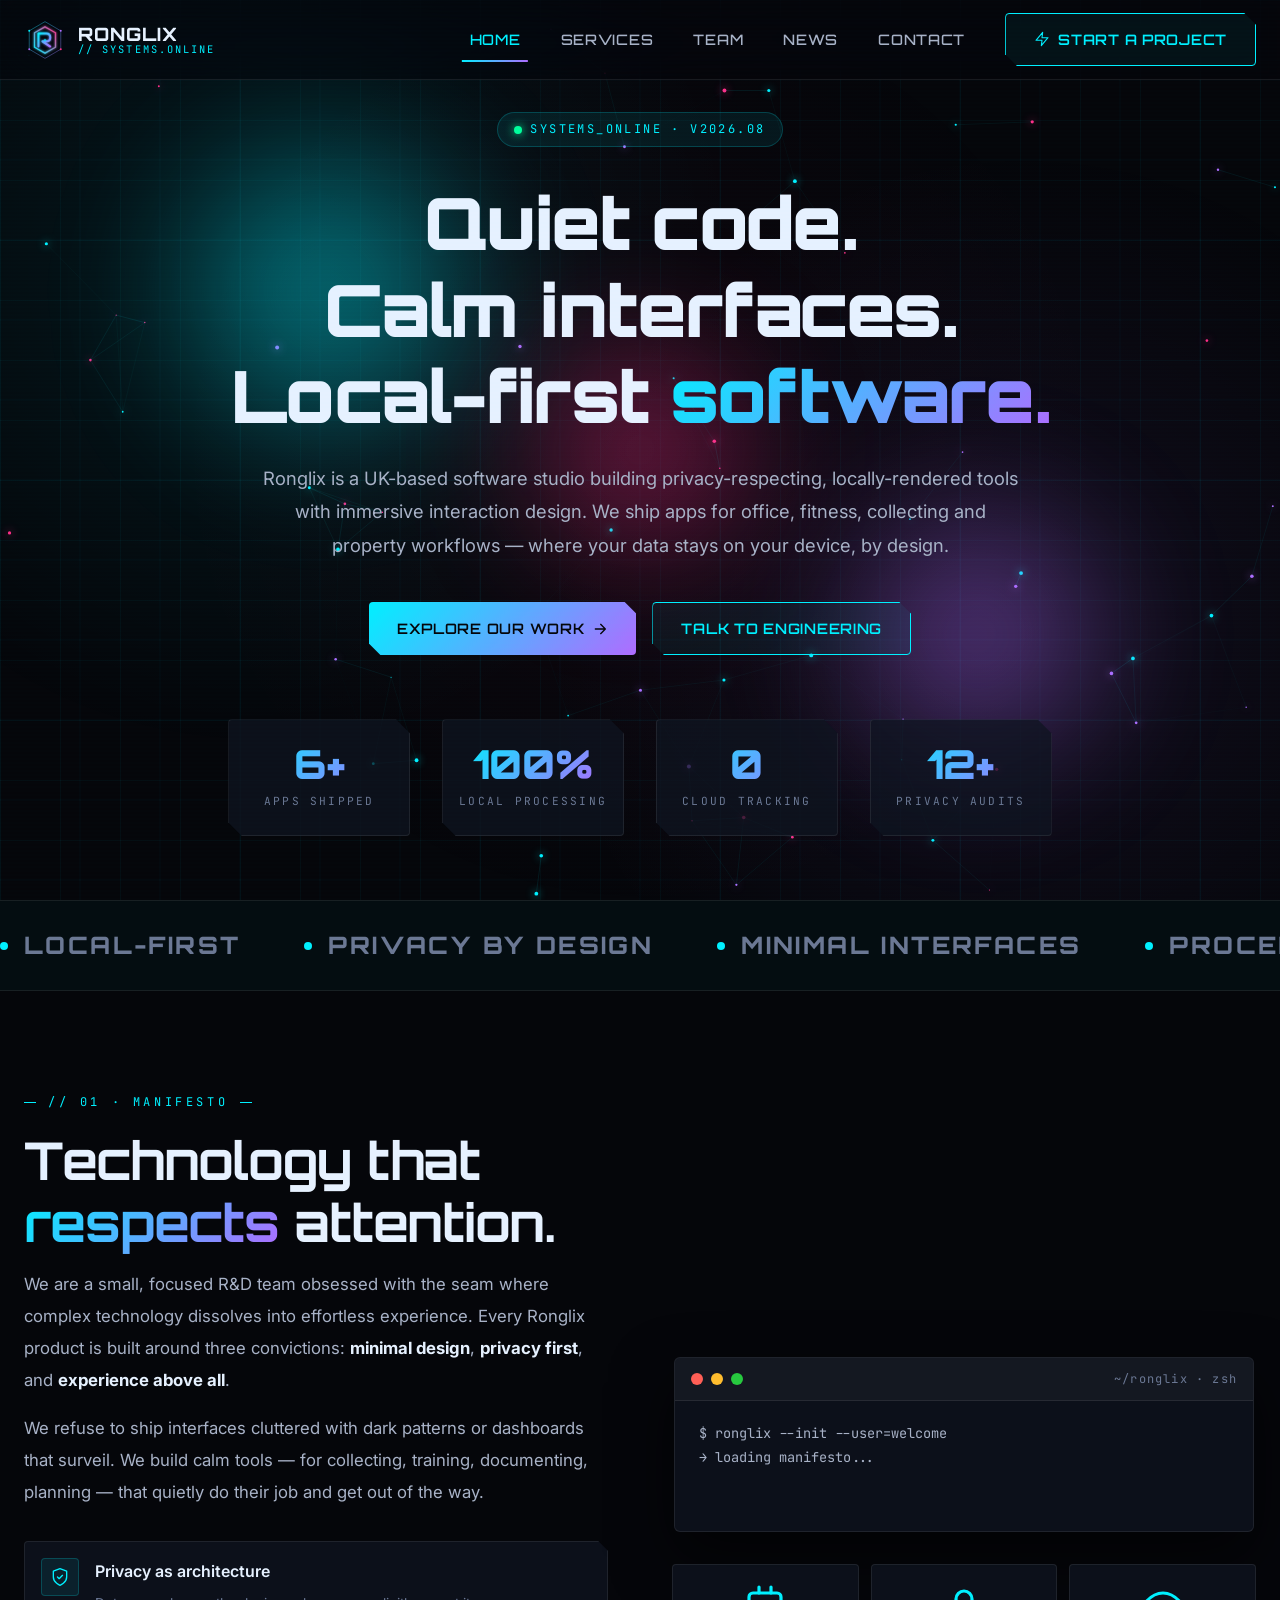
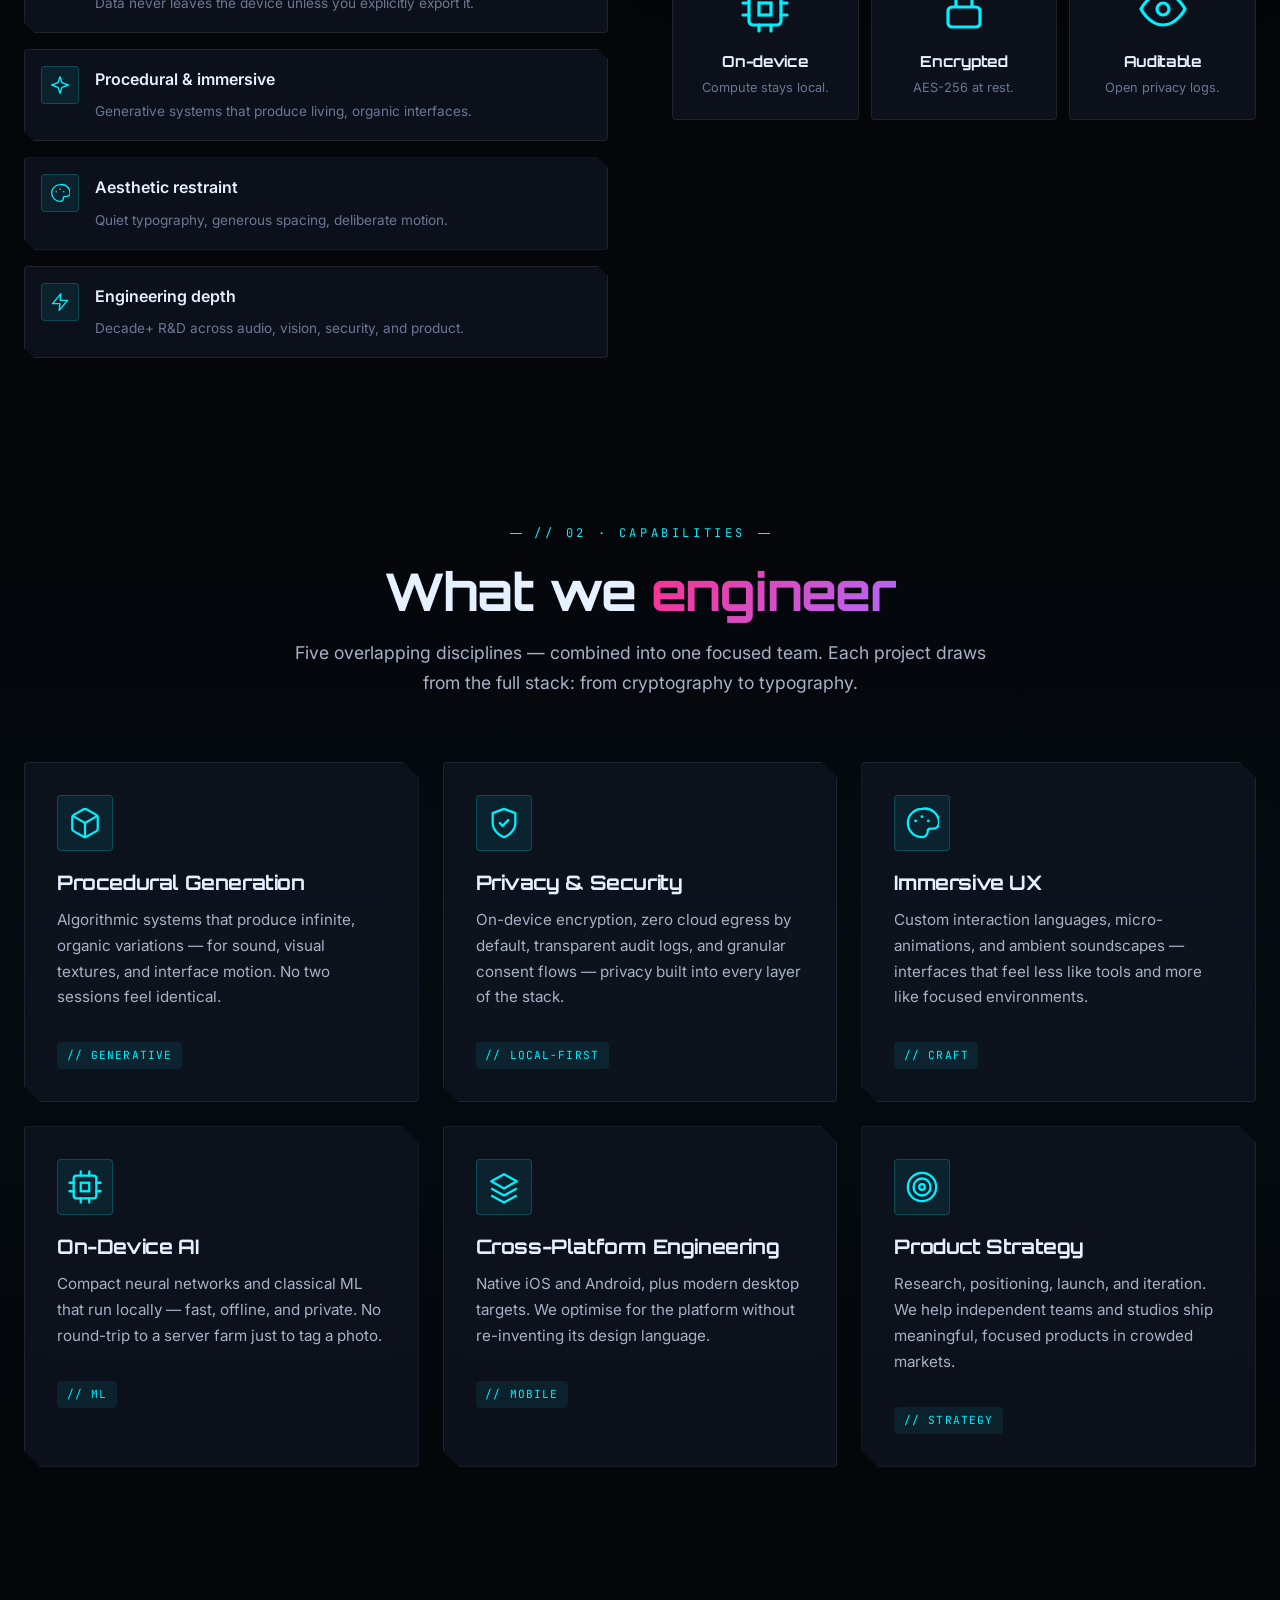
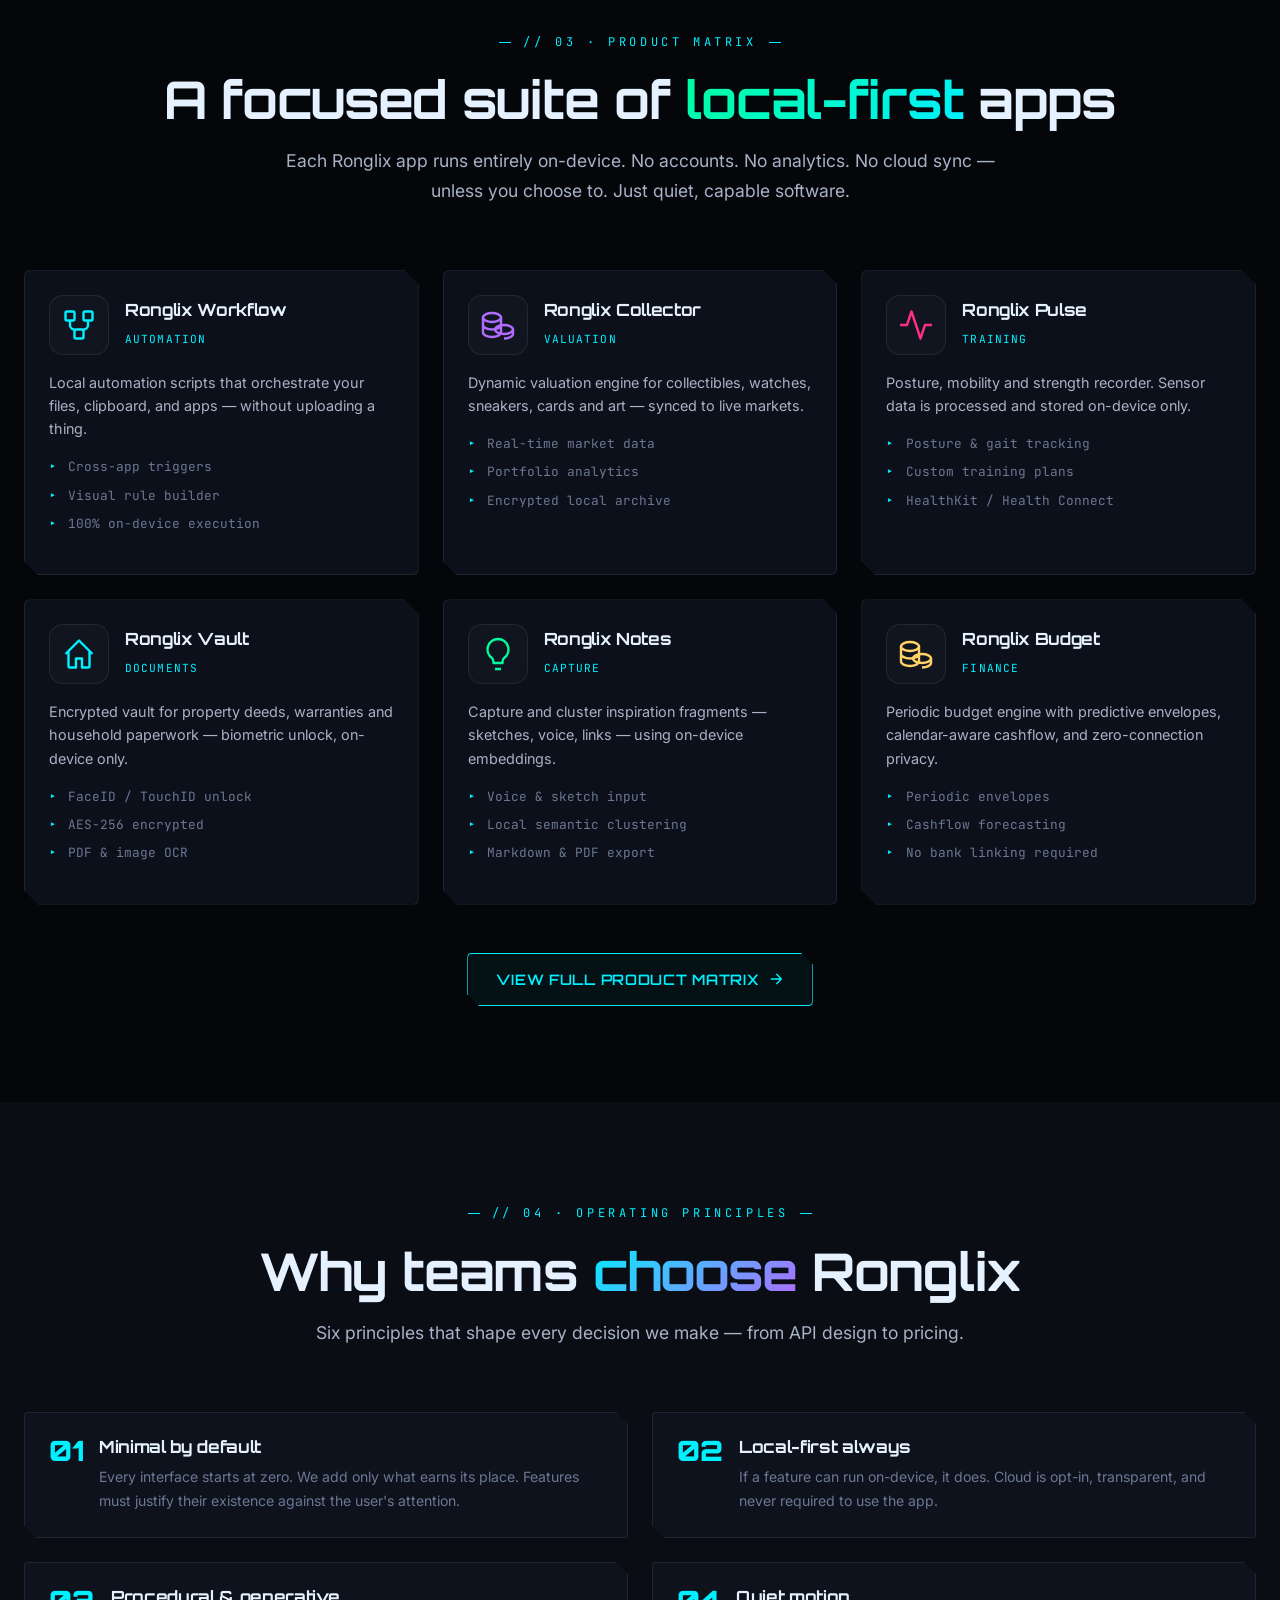
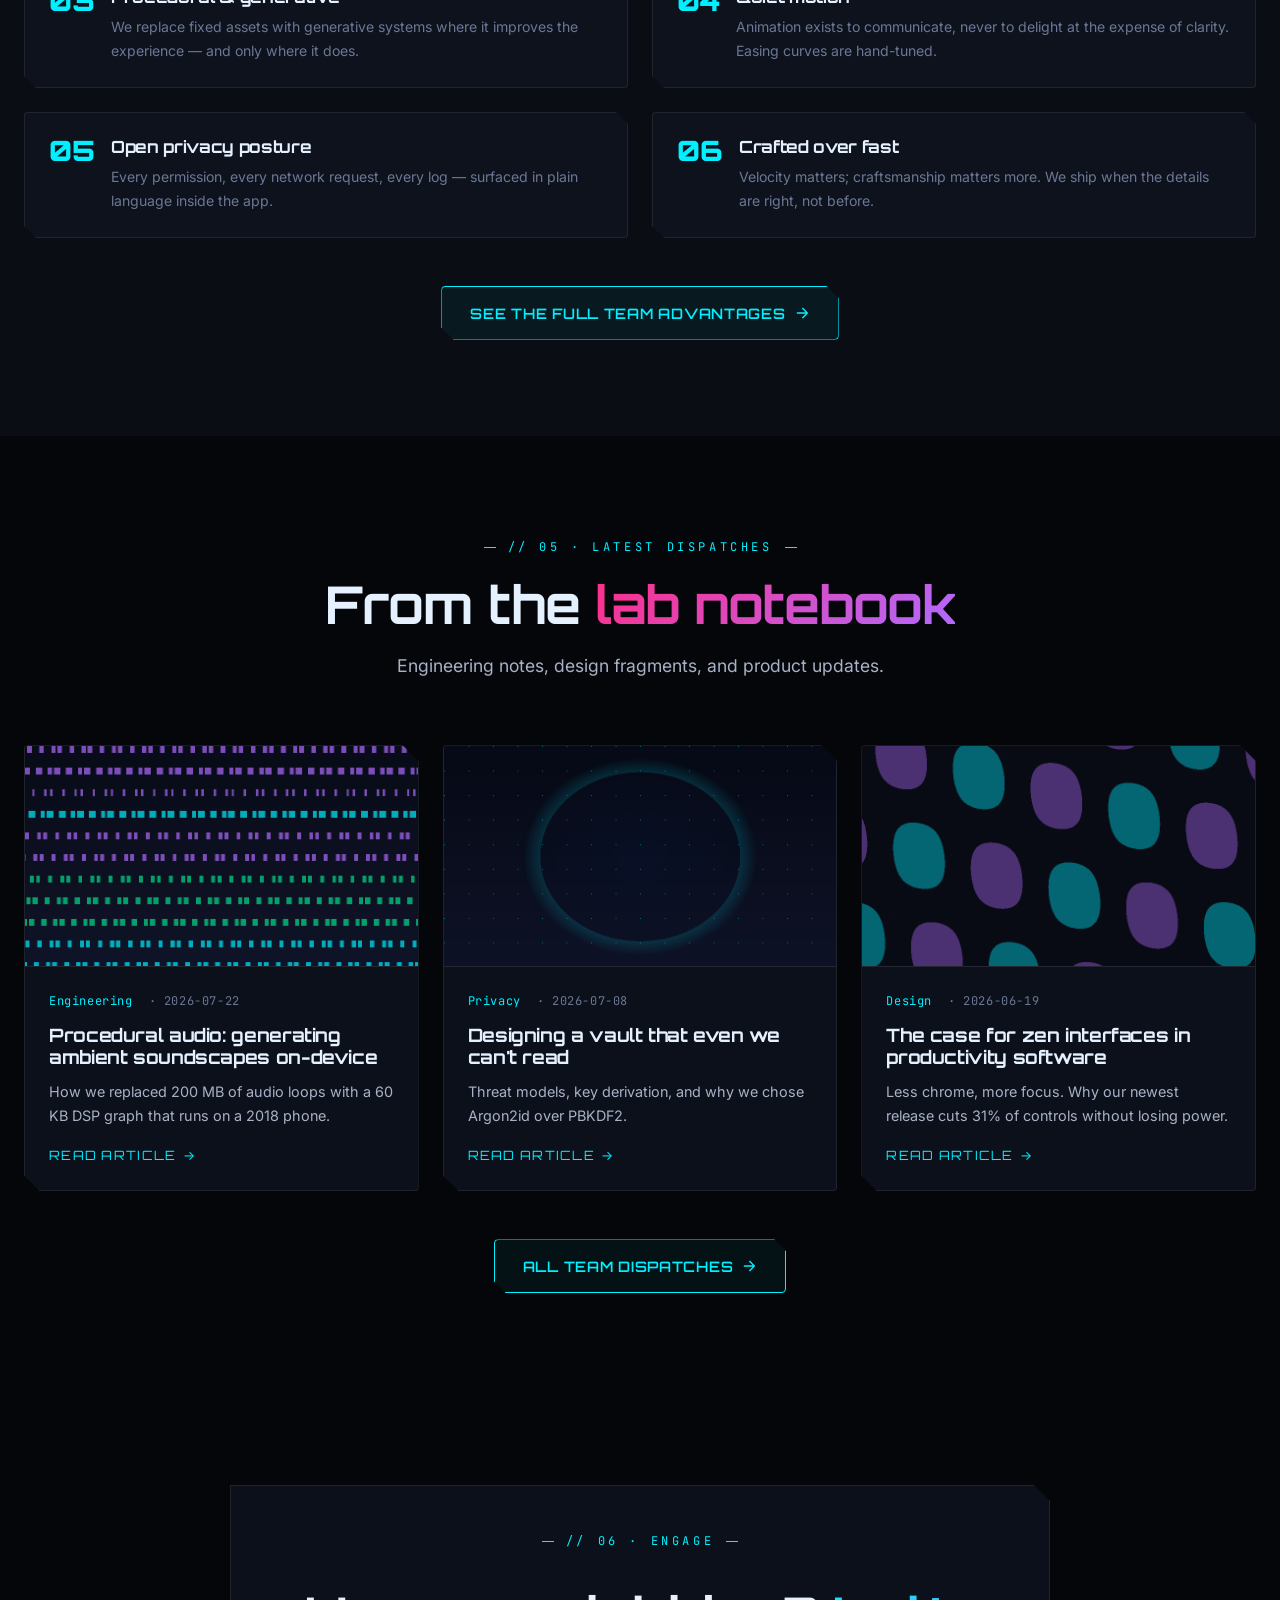
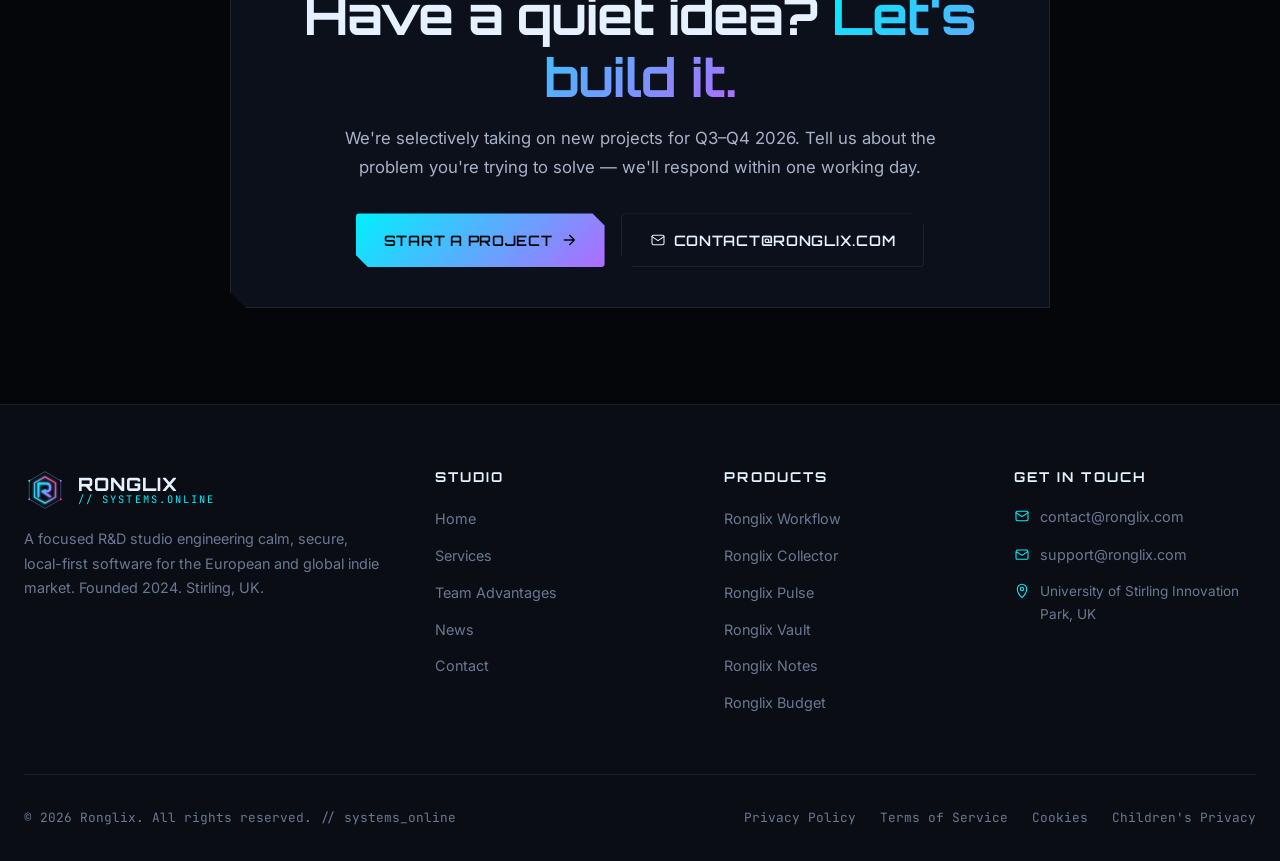
<file: index.html>
<!DOCTYPE html>
<html lang="en">
<head>
    <meta charset="UTF-8">
    <meta http-equiv="X-UA-Compatible" content="IE=edge">
    <meta name="viewport" content="width=device-width, initial-scale=1.0">

    <!-- Primary Meta Tags -->
    <title>Ronglix — Minimal Software Studio · Local-First Apps & Privacy-First Design</title>
    <meta name="title" content="Ronglix — Minimal Software Studio · Local-First Apps & Privacy-First Design">
    <meta name="description" content="Ronglix is a UK-based software studio engineering calm, secure, local-first apps. We craft minimal tools with immersive UX for office, fitness, collecting, and property workflows — your data never leaves your device.">
    <meta name="keywords" content="ronglix, software studio, local-first apps, privacy-first, minimal design, UK studio, app development, immersive UX, secure apps, on-device AI, indie studio">
    <meta name="author" content="Ronglix">
    <meta name="robots" content="index, follow, max-snippet:-1, max-image-preview:large, max-video-preview:-1">
    <meta name="googlebot" content="index, follow">
    <meta name="rating" content="General">
    <meta name="distribution" content="Global">
    <meta name="revisit-after" content="7 days">
    <meta name="language" content="English">
    <meta name="theme-color" content="#05060a">
    <meta name="application-name" content="Ronglix">
    <meta name="apple-mobile-web-app-title" content="Ronglix">
    <meta name="apple-mobile-web-app-capable" content="yes">
    <meta name="apple-mobile-web-app-status-bar-style" content="black-translucent">
    <meta name="format-detection" content="telephone=no">

    <!-- Open Graph / Facebook -->
    <meta property="og:type" content="website">
    <meta property="og:url" content="https://ronglix.com/">
    <meta property="og:title" content="Ronglix — Minimal Software Studio · Local-First & Privacy-First">
    <meta property="og:description" content="UK-based studio engineering calm, secure, local-first apps with immersive UX. Data never leaves your device.">
    <meta property="og:image" content="https://ronglix.com/images/generated/banner-tech.png">
    <meta property="og:locale" content="en_US">
    <meta property="og:site_name" content="Ronglix">

    <!-- Twitter -->
    <meta name="twitter:card" content="summary_large_image">
    <meta name="twitter:url" content="https://ronglix.com/">
    <meta name="twitter:title" content="Ronglix — Minimal Software Studio">
    <meta name="twitter:description" content="Local-first, privacy-first apps crafted in the UK. Office, fitness, collecting, property workflows — your data stays with you.">
    <meta name="twitter:image" content="https://ronglix.com/images/generated/banner-tech.png">

    <!-- Canonical & hreflang -->
    <link rel="canonical" href="https://ronglix.com/">
    <link rel="alternate" hreflang="en" href="https://ronglix.com/">
    <link rel="alternate" hreflang="x-default" href="https://ronglix.com/">

    <!-- Favicon -->
    <link rel="icon" type="image/svg+xml" href="images/favicon.svg">
    <link rel="apple-touch-icon" href="images/favicon.svg">

    <!-- Preconnect -->
    <link rel="preconnect" href="https://fonts.googleapis.com">
    <link rel="preconnect" href="https://fonts.gstatic.com" crossorigin>

    <!-- Google Fonts: Orbitron + JetBrains Mono + Inter -->
    <link rel="stylesheet" href="https://fonts.googleapis.com/css2?family=Orbitron:wght@500;700;800;900&family=JetBrains+Mono:wght@400;500;700&family=Inter:wght@300;400;500;600;700&display=swap">

    <!-- Stylesheets -->
    <link rel="stylesheet" href="css/main.css">
    <link rel="stylesheet" href="css/animations.css">
    <link rel="stylesheet" href="css/responsive.css">

    <!-- Structured Data: Organization -->
    <script type="application/ld+json">
    {
        "@context": "https://schema.org",
        "@type": "Organization",
        "name": "Ronglix",
        "alternateName": "ronglix.com",
        "url": "https://ronglix.com",
        "logo": "https://ronglix.com/images/logo.svg",
        "description": "Ronglix is a UK-based software studio engineering calm, secure, local-first apps with immersive UX. Data never leaves your device.",
        "foundingDate": "2024",
        "address": {
            "@type": "PostalAddress",
            "streetAddress": "University of Stirling Innovation Park",
            "addressLocality": "Stirling",
            "addressCountry": "GB"
        },
        "contactPoint": [
            {
                "@type": "ContactPoint",
                "contactType": "customer support",
                "email": "support@ronglix.com",
                "availableLanguage": ["English"]
            },
            {
                "@type": "ContactPoint",
                "contactType": "business inquiries",
                "email": "contact@ronglix.com",
                "availableLanguage": ["English"]
            }
        ],
        "sameAs": []
    }
    </script>

    <!-- Structured Data: WebSite with Sitelinks Search -->
    <script type="application/ld+json">
    {
        "@context": "https://schema.org",
        "@type": "WebSite",
        "name": "Ronglix",
        "url": "https://ronglix.com",
        "inLanguage": "en-US"
    }
    </script>

    <!-- Structured Data: SoftwareApplication list -->
    <script type="application/ld+json">
    {
        "@context": "https://schema.org",
        "@type": "ItemList",
        "itemListElement": [
            {"@type":"SoftwareApplication","name":"Ronglix Workflow","applicationCategory":"ProductivityApplication","operatingSystem":"iOS, Android, macOS, Windows","offers":{"@type":"Offer","price":"0","priceCurrency":"USD"}},
            {"@type":"SoftwareApplication","name":"Ronglix Vault","applicationCategory":"UtilitiesApplication","operatingSystem":"iOS, Android","offers":{"@type":"Offer","price":"0","priceCurrency":"USD"}},
            {"@type":"SoftwareApplication","name":"Ronglix Pulse","applicationCategory":"HealthApplication","operatingSystem":"iOS, Android","offers":{"@type":"Offer","price":"0","priceCurrency":"USD"}},
            {"@type":"SoftwareApplication","name":"Ronglix Collector","applicationCategory":"FinanceApplication","operatingSystem":"iOS, Android","offers":{"@type":"Offer","price":"0","priceCurrency":"USD"}},
            {"@type":"SoftwareApplication","name":"Ronglix Notes","applicationCategory":"ProductivityApplication","operatingSystem":"iOS, Android, macOS","offers":{"@type":"Offer","price":"0","priceCurrency":"USD"}},
            {"@type":"SoftwareApplication","name":"Ronglix Budget","applicationCategory":"FinanceApplication","operatingSystem":"iOS, Android","offers":{"@type":"Offer","price":"0","priceCurrency":"USD"}}
        ]
    }
    </script>
</head>
<body>
    <a href="#main" class="skip-link" style="position:absolute;left:-9999px;top:0;background:#00f0ff;color:#05060a;padding:8px 14px;z-index:9999;">Skip to content</a>

    <!-- Loading screen -->
    <div class="loader" aria-hidden="true">
        <div class="loader-inner">
            <img class="loader-logo" src="images/logo.svg" alt="">
            <div class="loader-text">initializing</div>
        </div>
    </div>

    <!-- Scanline overlay -->
    <div class="scanlines" aria-hidden="true"></div>

    <!-- ======= HEADER ======= -->
    <header class="site-header" role="banner">
        <div class="header-inner">
            <a href="index.html" class="brand" aria-label="Ronglix home">
                <img class="brand-logo" src="images/logo.svg" alt="">
                <span class="brand-text">
                    <span class="brand-name">RONGLIX</span>
                    <span class="brand-tag">// systems.online</span>
                </span>
            </a>

            <nav class="main-nav" role="navigation" aria-label="Main navigation">
                <a class="nav-link" href="index.html">Home</a>
                <a class="nav-link" href="services.html">Services</a>
                <a class="nav-link" href="advantages.html">Team</a>
                <a class="nav-link" href="news.html">News</a>
                <a class="nav-link" href="contact.html">Contact</a>
                <a class="btn btn-outline nav-cta" href="contact.html">
                    <svg width="16" height="16" aria-hidden="true"><use href="images/icons/sprite.svg#i-zap"/></svg>
                    Start a project
                </a>
            </nav>

            <button class="nav-toggle" aria-label="Open menu" aria-expanded="false">
                <svg class="icon-open" width="22" height="22" aria-hidden="true"><use href="images/icons/sprite.svg#i-menu"/></svg>
                <svg class="icon-close" width="22" height="22" aria-hidden="true" style="display:none"><use href="images/icons/sprite.svg#i-close"/></svg>
            </button>
        </div>
    </header>

    <main id="main" class="page-fade-in">

        <!-- ======= HERO ======= -->
        <section class="hero" id="hero">
            <div class="hero-bg" aria-hidden="true">
                <canvas id="hero-network"></canvas>
                <canvas id="hero-particles"></canvas>
                <div class="hero-orb hero-orb-1"></div>
                <div class="hero-orb hero-orb-2"></div>
                <div class="hero-orb hero-orb-3"></div>
            </div>

            <div class="hero-inner">
                <div class="hero-badge">
                    <span class="dot"></span>
                    <span>systems_online · v2026.08</span>
                </div>

                <h1>
                    <span class="line">Quiet code.</span>
                    <span class="line">Calm interfaces.</span>
                    <span class="line">Local-first <span class="accent">software.</span></span>
                </h1>

                <p class="lead">
                    Ronglix is a UK-based software studio building privacy-respecting,
                    locally-rendered tools with immersive interaction design.
                    We ship apps for office, fitness, collecting and property workflows —
                    where your data stays on your device, by design.
                </p>

                <div class="hero-actions">
                    <a href="services.html" class="btn btn-primary">
                        Explore our work
                        <svg width="16" height="16" aria-hidden="true"><use href="images/icons/sprite.svg#i-arrow-right"/></svg>
                    </a>
                    <a href="contact.html" class="btn btn-outline">
                        Talk to engineering
                    </a>
                </div>

                <!-- Stats -->
                <div class="hero-stats">
                    <div class="stat reveal">
                        <div class="stat-num" data-counter="6" data-suffix="+">0</div>
                        <div class="stat-label">Apps shipped</div>
                    </div>
                    <div class="stat reveal delay-1">
                        <div class="stat-num" data-counter="100" data-suffix="%">0</div>
                        <div class="stat-label">Local processing</div>
                    </div>
                    <div class="stat reveal delay-2">
                        <div class="stat-num" data-counter="0" data-suffix="">0</div>
                        <div class="stat-label">Cloud tracking</div>
                    </div>
                    <div class="stat reveal delay-3">
                        <div class="stat-num" data-counter="12" data-suffix="+">0</div>
                        <div class="stat-label">Privacy audits</div>
                    </div>
                </div>
            </div>
        </section>

        <!-- ======= MARQUEE ======= -->
        <div class="marquee" aria-hidden="true">
            <div class="marquee-track">
                <div class="marquee-item"><span class="dot"></span> Local-first</div>
                <div class="marquee-item"><span class="dot"></span> Privacy by design</div>
                <div class="marquee-item"><span class="dot"></span> Minimal interfaces</div>
                <div class="marquee-item"><span class="dot"></span> Procedural generation</div>
                <div class="marquee-item"><span class="dot"></span> Immersive UX</div>
                <div class="marquee-item"><span class="dot"></span> On-device AI</div>
                <div class="marquee-item"><span class="dot"></span> Zero tracking</div>
                <div class="marquee-item"><span class="dot"></span> UK studio</div>
                <!-- duplicate for seamless loop -->
                <div class="marquee-item"><span class="dot"></span> Local-first</div>
                <div class="marquee-item"><span class="dot"></span> Privacy by design</div>
                <div class="marquee-item"><span class="dot"></span> Minimal interfaces</div>
                <div class="marquee-item"><span class="dot"></span> Procedural generation</div>
                <div class="marquee-item"><span class="dot"></span> Immersive UX</div>
                <div class="marquee-item"><span class="dot"></span> On-device AI</div>
                <div class="marquee-item"><span class="dot"></span> Zero tracking</div>
                <div class="marquee-item"><span class="dot"></span> UK studio</div>
            </div>
        </div>

        <!-- ======= ABOUT / MANIFESTO ======= -->
        <section class="section">
            <div class="container">
                <div class="grid grid-2" style="align-items:center;gap:4rem;">
                    <div class="reveal">
                        <span class="section-eyebrow">// 01 · Manifesto</span>
                        <h2>Technology that <span class="text-gradient">respects</span> attention.</h2>
                        <p style="font-size:1.05rem;line-height:1.9;">
                            We are a small, focused R&D team obsessed with the seam
                            where complex technology dissolves into effortless experience.
                            Every Ronglix product is built around three convictions:
                            <strong style="color:var(--text-primary)">minimal design</strong>,
                            <strong style="color:var(--text-primary)">privacy first</strong>, and
                            <strong style="color:var(--text-primary)">experience above all</strong>.
                        </p>
                        <p style="font-size:1.05rem;line-height:1.9;">
                            We refuse to ship interfaces cluttered with dark patterns or
                            dashboards that surveil. We build calm tools — for collecting,
                            training, documenting, planning — that quietly do their job and
                            get out of the way.
                        </p>

                        <ul class="feature-list mt-4">
                            <li>
                                <span class="ico"><svg aria-hidden="true"><use href="images/icons/sprite.svg#i-shield"/></svg></span>
                                <div class="body">
                                    <strong>Privacy as architecture</strong>
                                    <span>Data never leaves the device unless you explicitly export it.</span>
                                </div>
                            </li>
                            <li>
                                <span class="ico"><svg aria-hidden="true"><use href="images/icons/sprite.svg#i-spark"/></svg></span>
                                <div class="body">
                                    <strong>Procedural & immersive</strong>
                                    <span>Generative systems that produce living, organic interfaces.</span>
                                </div>
                            </li>
                            <li>
                                <span class="ico"><svg aria-hidden="true"><use href="images/icons/sprite.svg#i-palette"/></svg></span>
                                <div class="body">
                                    <strong>Aesthetic restraint</strong>
                                    <span>Quiet typography, generous spacing, deliberate motion.</span>
                                </div>
                            </li>
                            <li>
                                <span class="ico"><svg aria-hidden="true"><use href="images/icons/sprite.svg#i-zap"/></svg></span>
                                <div class="body">
                                    <strong>Engineering depth</strong>
                                    <span>Decade+ R&D across audio, vision, security, and product.</span>
                                </div>
                            </li>
                        </ul>
                    </div>

                    <div class="reveal delay-2">
                        <div class="terminal" data-terminal='[
                            {"text":"$ ronglix --init --user=welcome","prompt":"","speed":28,"delay":400},
                            {"text":"→ loading manifesto...","prompt":"","class":"terminal-out cyan","speed":22,"delay":300},
                            {"text":"→ privacy.first   = true","prompt":"","class":"terminal-out","speed":18,"delay":200},
                            {"text":"→ tracking.cloud  = false","prompt":"","class":"terminal-out","speed":18,"delay":200},
                            {"text":"→ local.process   = 100%","prompt":"","class":"terminal-out","speed":18,"delay":200},
                            {"text":"→ noise.tolerance = 0","prompt":"","class":"terminal-out","speed":18,"delay":200},
                            {"text":"✓ systems online","prompt":"","class":"terminal-out","speed":24,"delay":600},
                            {"text":"","prompt":"","speed":10,"delay":1200},
                            {"text":"Ready. ▌","prompt":"$ ","speed":40,"delay":0}
                        ]'>
                            <div class="terminal-header">
                                <span class="terminal-dot red"></span>
                                <span class="terminal-dot yellow"></span>
                                <span class="terminal-dot green"></span>
                                <span class="terminal-title">~/ronglix · zsh</span>
                            </div>
                            <div class="terminal-body"></div>
                        </div>

                        <div class="mt-4 grid grid-3" style="gap:0.75rem;">
                            <div class="arch-cell">
                                <svg class="ico" aria-hidden="true"><use href="images/icons/sprite.svg#i-cpu"/></svg>
                                <h5>On-device</h5>
                                <p>Compute stays local.</p>
                            </div>
                            <div class="arch-cell">
                                <svg class="ico" aria-hidden="true"><use href="images/icons/sprite.svg#i-lock"/></svg>
                                <h5>Encrypted</h5>
                                <p>AES-256 at rest.</p>
                            </div>
                            <div class="arch-cell">
                                <svg class="ico" aria-hidden="true"><use href="images/icons/sprite.svg#i-eye"/></svg>
                                <h5>Auditable</h5>
                                <p>Open privacy logs.</p>
                            </div>
                        </div>
                    </div>
                </div>
            </div>
        </section>

        <!-- ======= CAPABILITIES ======= -->
        <section class="section section-sm" style="background:linear-gradient(180deg,transparent,rgba(0,240,255,0.03),transparent);">
            <div class="container">
                <div class="section-header">
                    <span class="section-eyebrow">// 02 · Capabilities</span>
                    <h2 class="section-title">What we <span class="text-gradient-2">engineer</span></h2>
                    <p class="section-subtitle">
                        Five overlapping disciplines — combined into one focused team.
                        Each project draws from the full stack: from cryptography to typography.
                    </p>
                </div>

                <div class="grid grid-3 mt-5">
                    <div class="card reveal service-item">
                        <div class="card-icon"><svg aria-hidden="true"><use href="images/icons/sprite.svg#i-cube"/></svg></div>
                        <h3 class="card-title">Procedural Generation</h3>
                        <p class="card-desc">
                            Algorithmic systems that produce infinite, organic variations —
                            for sound, visual textures, and interface motion. No two sessions
                            feel identical.
                        </p>
                        <span class="card-tag">// generative</span>
                    </div>

                    <div class="card reveal delay-1 service-item">
                        <div class="card-icon"><svg aria-hidden="true"><use href="images/icons/sprite.svg#i-shield"/></svg></div>
                        <h3 class="card-title">Privacy & Security</h3>
                        <p class="card-desc">
                            On-device encryption, zero cloud egress by default, transparent
                            audit logs, and granular consent flows — privacy built into
                            every layer of the stack.
                        </p>
                        <span class="card-tag">// local-first</span>
                    </div>

                    <div class="card reveal delay-2 service-item">
                        <div class="card-icon"><svg aria-hidden="true"><use href="images/icons/sprite.svg#i-palette"/></svg></div>
                        <h3 class="card-title">Immersive UX</h3>
                        <p class="card-desc">
                            Custom interaction languages, micro-animations, and ambient
                            soundscapes — interfaces that feel less like tools and more
                            like focused environments.
                        </p>
                        <span class="card-tag">// craft</span>
                    </div>

                    <div class="card reveal service-item">
                        <div class="card-icon"><svg aria-hidden="true"><use href="images/icons/sprite.svg#i-cpu"/></svg></div>
                        <h3 class="card-title">On-Device AI</h3>
                        <p class="card-desc">
                            Compact neural networks and classical ML that run locally —
                            fast, offline, and private. No round-trip to a server farm
                            just to tag a photo.
                        </p>
                        <span class="card-tag">// ml</span>
                    </div>

                    <div class="card reveal delay-1 service-item">
                        <div class="card-icon"><svg aria-hidden="true"><use href="images/icons/sprite.svg#i-stack"/></svg></div>
                        <h3 class="card-title">Cross-Platform Engineering</h3>
                        <p class="card-desc">
                            Native iOS and Android, plus modern desktop targets. We
                            optimise for the platform without re-inventing its design
                            language.
                        </p>
                        <span class="card-tag">// mobile</span>
                    </div>

                    <div class="card reveal delay-2 service-item">
                        <div class="card-icon"><svg aria-hidden="true"><use href="images/icons/sprite.svg#i-target"/></svg></div>
                        <h3 class="card-title">Product Strategy</h3>
                        <p class="card-desc">
                            Research, positioning, launch, and iteration. We help
                            independent teams and studios ship meaningful, focused
                            products in crowded markets.
                        </p>
                        <span class="card-tag">// strategy</span>
                    </div>
                </div>
            </div>
        </section>

        <!-- ======= APP MATRIX ======= -->
        <section class="section">
            <div class="container">
                <div class="section-header">
                    <span class="section-eyebrow">// 03 · Product Matrix</span>
                    <h2 class="section-title">A focused suite of <span class="text-gradient-3">local-first</span> apps</h2>
                    <p class="section-subtitle">
                        Each Ronglix app runs entirely on-device. No accounts.
                        No analytics. No cloud sync — unless you choose to.
                        Just quiet, capable software.
                    </p>
                </div>

                <div class="grid grid-3 mt-5">
                    <div class="app-card reveal">
                        <div class="app-card-head">
                            <div class="app-icon">
                                <svg style="color:var(--accent-cyan)" aria-hidden="true"><use href="images/icons/sprite.svg#i-flow"/></svg>
                            </div>
                            <div class="app-meta">
                                <h4>Ronglix Workflow</h4>
                                <span class="app-tag">automation</span>
                            </div>
                        </div>
                        <p class="app-desc">Local automation scripts that orchestrate your files, clipboard, and apps — without uploading a thing.</p>
                        <ul class="app-features">
                            <li>Cross-app triggers</li>
                            <li>Visual rule builder</li>
                            <li>100% on-device execution</li>
                        </ul>
                    </div>

                    <div class="app-card reveal delay-1">
                        <div class="app-card-head">
                            <div class="app-icon">
                                <svg style="color:var(--accent-purple)" aria-hidden="true"><use href="images/icons/sprite.svg#i-coins"/></svg>
                            </div>
                            <div class="app-meta">
                                <h4>Ronglix Collector</h4>
                                <span class="app-tag">valuation</span>
                            </div>
                        </div>
                        <p class="app-desc">Dynamic valuation engine for collectibles, watches, sneakers, cards and art — synced to live markets.</p>
                        <ul class="app-features">
                            <li>Real-time market data</li>
                            <li>Portfolio analytics</li>
                            <li>Encrypted local archive</li>
                        </ul>
                    </div>

                    <div class="app-card reveal delay-2">
                        <div class="app-card-head">
                            <div class="app-icon">
                                <svg style="color:var(--accent-magenta)" aria-hidden="true"><use href="images/icons/sprite.svg#i-activity"/></svg>
                            </div>
                            <div class="app-meta">
                                <h4>Ronglix Pulse</h4>
                                <span class="app-tag">training</span>
                            </div>
                        </div>
                        <p class="app-desc">Posture, mobility and strength recorder. Sensor data is processed and stored on-device only.</p>
                        <ul class="app-features">
                            <li>Posture & gait tracking</li>
                            <li>Custom training plans</li>
                            <li>HealthKit / Health Connect</li>
                        </ul>
                    </div>

                    <div class="app-card reveal">
                        <div class="app-card-head">
                            <div class="app-icon">
                                <svg style="color:var(--accent-cyan)" aria-hidden="true"><use href="images/icons/sprite.svg#i-home"/></svg>
                            </div>
                            <div class="app-meta">
                                <h4>Ronglix Vault</h4>
                                <span class="app-tag">documents</span>
                            </div>
                        </div>
                        <p class="app-desc">Encrypted vault for property deeds, warranties and household paperwork — biometric unlock, on-device only.</p>
                        <ul class="app-features">
                            <li>FaceID / TouchID unlock</li>
                            <li>AES-256 encrypted</li>
                            <li>PDF & image OCR</li>
                        </ul>
                    </div>

                    <div class="app-card reveal delay-1">
                        <div class="app-card-head">
                            <div class="app-icon">
                                <svg style="color:var(--accent-green)" aria-hidden="true"><use href="images/icons/sprite.svg#i-bulb"/></svg>
                            </div>
                            <div class="app-meta">
                                <h4>Ronglix Notes</h4>
                                <span class="app-tag">capture</span>
                            </div>
                        </div>
                        <p class="app-desc">Capture and cluster inspiration fragments — sketches, voice, links — using on-device embeddings.</p>
                        <ul class="app-features">
                            <li>Voice & sketch input</li>
                            <li>Local semantic clustering</li>
                            <li>Markdown & PDF export</li>
                        </ul>
                    </div>

                    <div class="app-card reveal delay-2">
                        <div class="app-card-head">
                            <div class="app-icon">
                                <svg style="color:var(--accent-yellow)" aria-hidden="true"><use href="images/icons/sprite.svg#i-coins"/></svg>
                            </div>
                            <div class="app-meta">
                                <h4>Ronglix Budget</h4>
                                <span class="app-tag">finance</span>
                            </div>
                        </div>
                        <p class="app-desc">Periodic budget engine with predictive envelopes, calendar-aware cashflow, and zero-connection privacy.</p>
                        <ul class="app-features">
                            <li>Periodic envelopes</li>
                            <li>Cashflow forecasting</li>
                            <li>No bank linking required</li>
                        </ul>
                    </div>
                </div>

                <div class="text-center mt-5">
                    <a href="services.html" class="btn btn-outline">
                        View full product matrix
                        <svg width="16" height="16" aria-hidden="true"><use href="images/icons/sprite.svg#i-arrow-right"/></svg>
                    </a>
                </div>
            </div>
        </section>

        <!-- ======= PRINCIPLES / ADVANTAGE PREVIEW ======= -->
        <section class="section" style="background:var(--bg-secondary);">
            <div class="container">
                <div class="section-header">
                    <span class="section-eyebrow">// 04 · Operating Principles</span>
                    <h2 class="section-title">Why teams <span class="text-gradient">choose</span> Ronglix</h2>
                    <p class="section-subtitle">Six principles that shape every decision we make — from API design to pricing.</p>
                </div>

                <div class="culture-grid mt-5">
                    <div class="culture-item reveal">
                        <div class="num">01</div>
                        <div>
                            <h4>Minimal by default</h4>
                            <p>Every interface starts at zero. We add only what earns its place. Features must justify their existence against the user's attention.</p>
                        </div>
                    </div>
                    <div class="culture-item reveal delay-1">
                        <div class="num">02</div>
                        <div>
                            <h4>Local-first always</h4>
                            <p>If a feature can run on-device, it does. Cloud is opt-in, transparent, and never required to use the app.</p>
                        </div>
                    </div>
                    <div class="culture-item reveal">
                        <div class="num">03</div>
                        <div>
                            <h4>Procedural & generative</h4>
                            <p>We replace fixed assets with generative systems where it improves the experience — and only where it does.</p>
                        </div>
                    </div>
                    <div class="culture-item reveal delay-1">
                        <div class="num">04</div>
                        <div>
                            <h4>Quiet motion</h4>
                            <p>Animation exists to communicate, never to delight at the expense of clarity. Easing curves are hand-tuned.</p>
                        </div>
                    </div>
                    <div class="culture-item reveal">
                        <div class="num">05</div>
                        <div>
                            <h4>Open privacy posture</h4>
                            <p>Every permission, every network request, every log — surfaced in plain language inside the app.</p>
                        </div>
                    </div>
                    <div class="culture-item reveal delay-1">
                        <div class="num">06</div>
                        <div>
                            <h4>Crafted over fast</h4>
                            <p>Velocity matters; craftsmanship matters more. We ship when the details are right, not before.</p>
                        </div>
                    </div>
                </div>

                <div class="text-center mt-5">
                    <a href="advantages.html" class="btn btn-outline">
                        See the full team advantages
                        <svg width="16" height="16" aria-hidden="true"><use href="images/icons/sprite.svg#i-arrow-right"/></svg>
                    </a>
                </div>
            </div>
        </section>

        <!-- ======= LATEST NEWS ======= -->
        <section class="section">
            <div class="container">
                <div class="section-header">
                    <span class="section-eyebrow">// 05 · Latest dispatches</span>
                    <h2 class="section-title">From the <span class="text-gradient-2">lab notebook</span></h2>
                    <p class="section-subtitle">Engineering notes, design fragments, and product updates.</p>
                </div>

                <div class="grid grid-3 mt-5">
                    <article class="news-card reveal">
                        <a href="news.html" class="news-thumb">
                            <img src="images/generated/news-1.png" alt="Procedural audio synthesis article thumbnail" loading="lazy">
                        </a>
                        <div class="news-content">
                            <div class="news-meta">
                                <span class="tag">Engineering</span>
                                <span>· 2026-07-22</span>
                            </div>
                            <h3>Procedural audio: generating ambient soundscapes on-device</h3>
                            <p>How we replaced 200 MB of audio loops with a 60 KB DSP graph that runs on a 2018 phone.</p>
                            <a href="news.html" class="news-link">Read article</a>
                        </div>
                    </article>

                    <article class="news-card reveal delay-1">
                        <a href="news.html" class="news-thumb">
                            <img src="images/generated/news-2.png" alt="Privacy architecture article thumbnail" loading="lazy">
                        </a>
                        <div class="news-content">
                            <div class="news-meta">
                                <span class="tag">Privacy</span>
                                <span>· 2026-07-08</span>
                            </div>
                            <h3>Designing a vault that even we can't read</h3>
                            <p>Threat models, key derivation, and why we chose Argon2id over PBKDF2.</p>
                            <a href="news.html" class="news-link">Read article</a>
                        </div>
                    </article>

                    <article class="news-card reveal delay-2">
                        <a href="news.html" class="news-thumb">
                            <img src="images/generated/news-3.png" alt="Design article thumbnail" loading="lazy">
                        </a>
                        <div class="news-content">
                            <div class="news-meta">
                                <span class="tag">Design</span>
                                <span>· 2026-06-19</span>
                            </div>
                            <h3>The case for zen interfaces in productivity software</h3>
                            <p>Less chrome, more focus. Why our newest release cuts 31% of controls without losing power.</p>
                            <a href="news.html" class="news-link">Read article</a>
                        </div>
                    </article>
                </div>

                <div class="text-center mt-5">
                    <a href="news.html" class="btn btn-outline">
                        All team dispatches
                        <svg width="16" height="16" aria-hidden="true"><use href="images/icons/sprite.svg#i-arrow-right"/></svg>
                    </a>
                </div>
            </div>
        </section>

        <!-- ======= CTA ======= -->
        <section class="section">
            <div class="container">
                <div class="contact-info" style="text-align:center;max-width:820px;margin:0 auto;">
                    <span class="section-eyebrow">// 06 · Engage</span>
                    <h2 style="margin-top:1rem;">Have a quiet idea? <span class="text-gradient">Let's build it.</span></h2>
                    <p style="font-size:1.05rem;max-width:640px;margin:1rem auto 2rem;">
                        We're selectively taking on new projects for Q3–Q4 2026.
                        Tell us about the problem you're trying to solve — we'll respond within one working day.
                    </p>
                    <div class="hero-actions" style="justify-content:center;">
                        <a href="contact.html" class="btn btn-primary">
                            Start a project
                            <svg width="16" height="16" aria-hidden="true"><use href="images/icons/sprite.svg#i-arrow-right"/></svg>
                        </a>
                        <a href="mailto:contact@ronglix.com" class="btn btn-ghost">
                            <svg width="16" height="16" aria-hidden="true"><use href="images/icons/sprite.svg#i-mail"/></svg>
                            contact@ronglix.com
                        </a>
                    </div>
                </div>
            </div>
        </section>
    </main>

    <!-- ======= FOOTER ======= -->
    <footer class="site-footer" role="contentinfo">
        <div class="container">
            <div class="footer-grid">
                <div class="footer-brand">
                    <a href="index.html" class="brand">
                        <img class="brand-logo" src="images/logo.svg" alt="">
                        <span class="brand-text">
                            <span class="brand-name">RONGLIX</span>
                            <span class="brand-tag">// systems.online</span>
                        </span>
                    </a>
                    <p class="footer-about mt-2">
                        A focused R&D studio engineering calm, secure, local-first software
                        for the European and global indie market. Founded 2024. Stirling, UK.
                    </p>
                </div>

                <div class="footer-col">
                    <h5>Studio</h5>
                    <ul>
                        <li><a href="index.html">Home</a></li>
                        <li><a href="services.html">Services</a></li>
                        <li><a href="advantages.html">Team Advantages</a></li>
                        <li><a href="news.html">News</a></li>
                        <li><a href="contact.html">Contact</a></li>
                    </ul>
                </div>

                <div class="footer-col">
                    <h5>Products</h5>
                    <ul>
                        <li><a href="services.html#workflow">Ronglix Workflow</a></li>
                        <li><a href="services.html#collector">Ronglix Collector</a></li>
                        <li><a href="services.html#pulse">Ronglix Pulse</a></li>
                        <li><a href="services.html#vault">Ronglix Vault</a></li>
                        <li><a href="services.html#notes">Ronglix Notes</a></li>
                        <li><a href="services.html#budget">Ronglix Budget</a></li>
                    </ul>
                </div>

                <div class="footer-col">
                    <h5>Get in touch</h5>
                    <div class="footer-contact-item">
                        <svg aria-hidden="true"><use href="images/icons/sprite.svg#i-mail"/></svg>
                        <a href="mailto:contact@ronglix.com">contact@ronglix.com</a>
                    </div>
                    <div class="footer-contact-item">
                        <svg aria-hidden="true"><use href="images/icons/sprite.svg#i-mail-support"/></svg>
                        <a href="mailto:support@ronglix.com">support@ronglix.com</a>
                    </div>
                    <div class="footer-contact-item">
                        <svg aria-hidden="true"><use href="images/icons/sprite.svg#i-pin"/></svg>
                        <span>University of Stirling Innovation Park, UK</span>
                    </div>
                </div>
            </div>

            <div class="footer-bottom">
                <div class="footer-copyright">
                    © <span data-year>2026</span> Ronglix. All rights reserved. // systems_online
                </div>
                <div class="footer-legal">
                    <a href="privacy.html">Privacy Policy</a>
                    <a href="terms.html">Terms of Service</a>
                    <a href="privacy.html#cookies">Cookies</a>
                    <a href="privacy.html#children">Children's Privacy</a>
                </div>
            </div>
        </div>
    </footer>

    <!-- Back to top -->
    <button class="back-top" aria-label="Back to top">
        <svg aria-hidden="true"><use href="images/icons/sprite.svg#i-arrow-right" style="transform:rotate(-90deg)"/></svg>
    </button>

    <script src="js/main.js"></script>
    <script src="js/animations.js"></script>
</body>
</html>
</file>
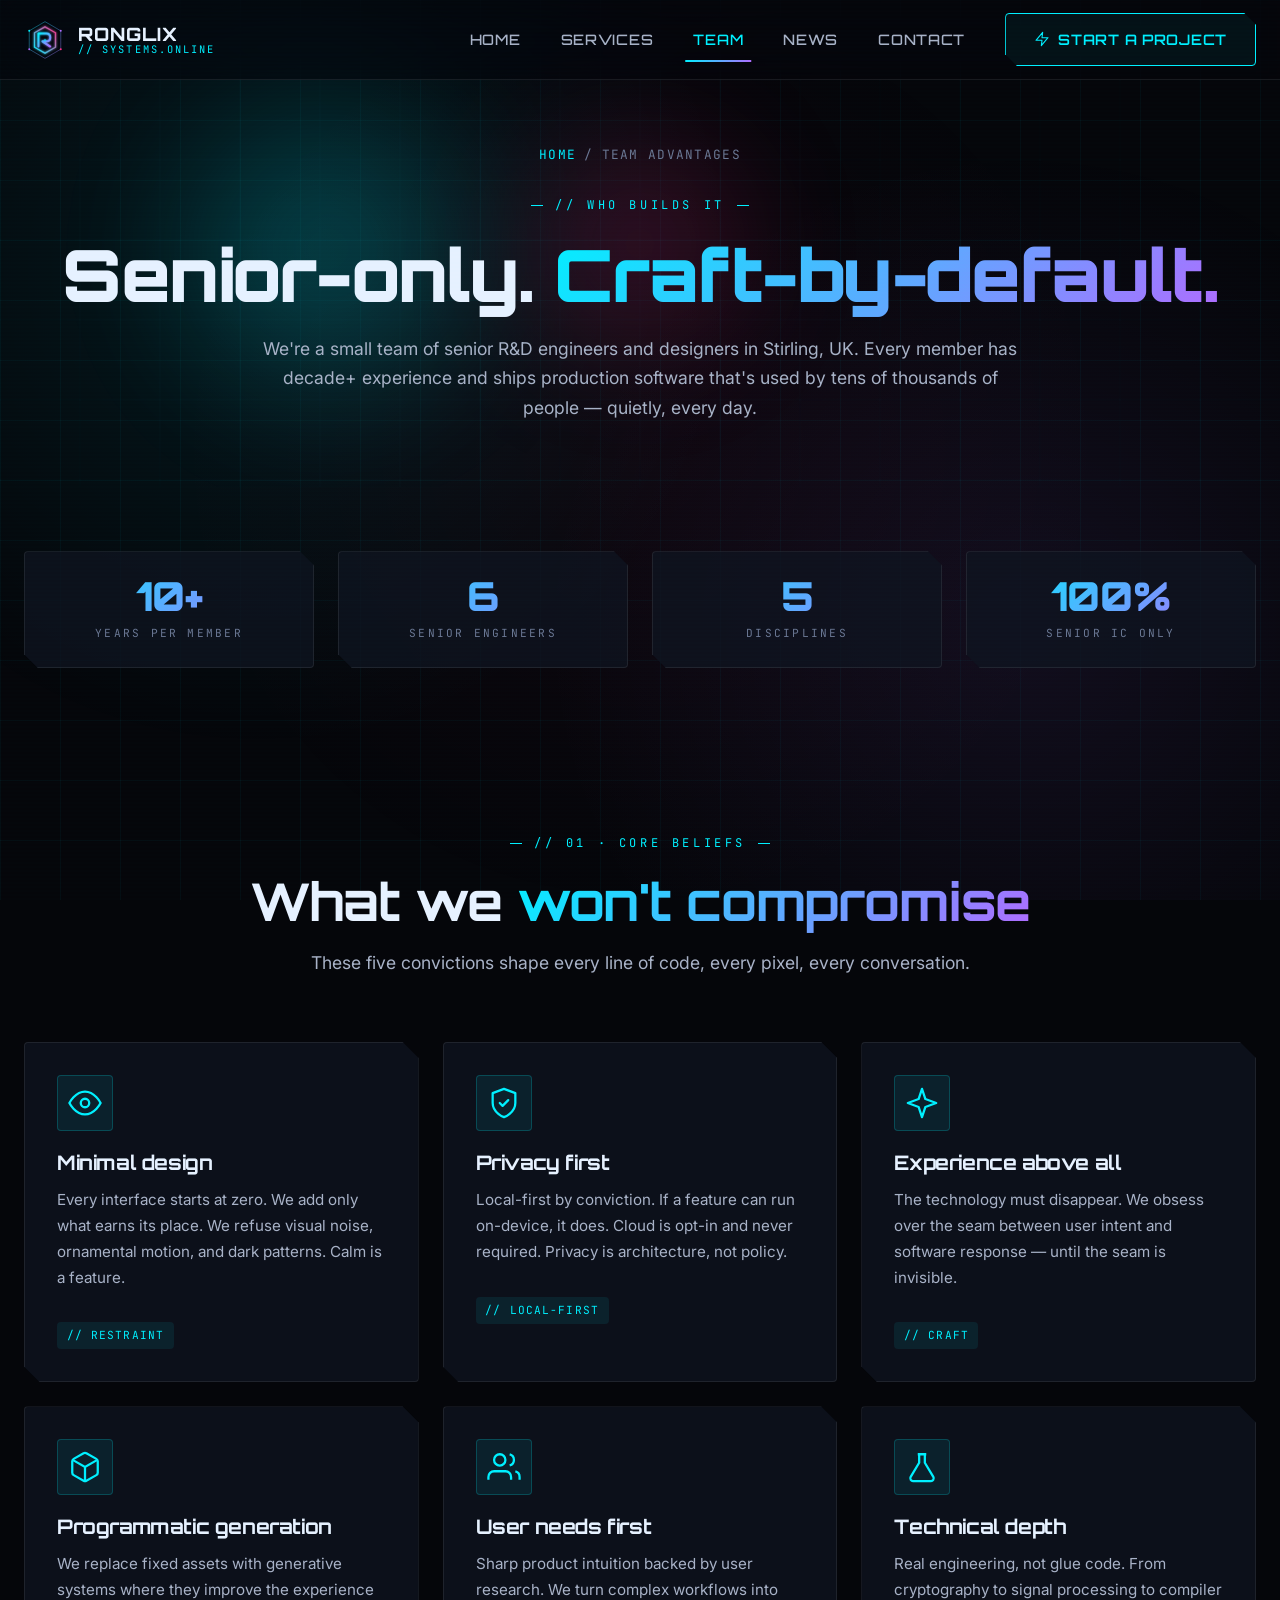
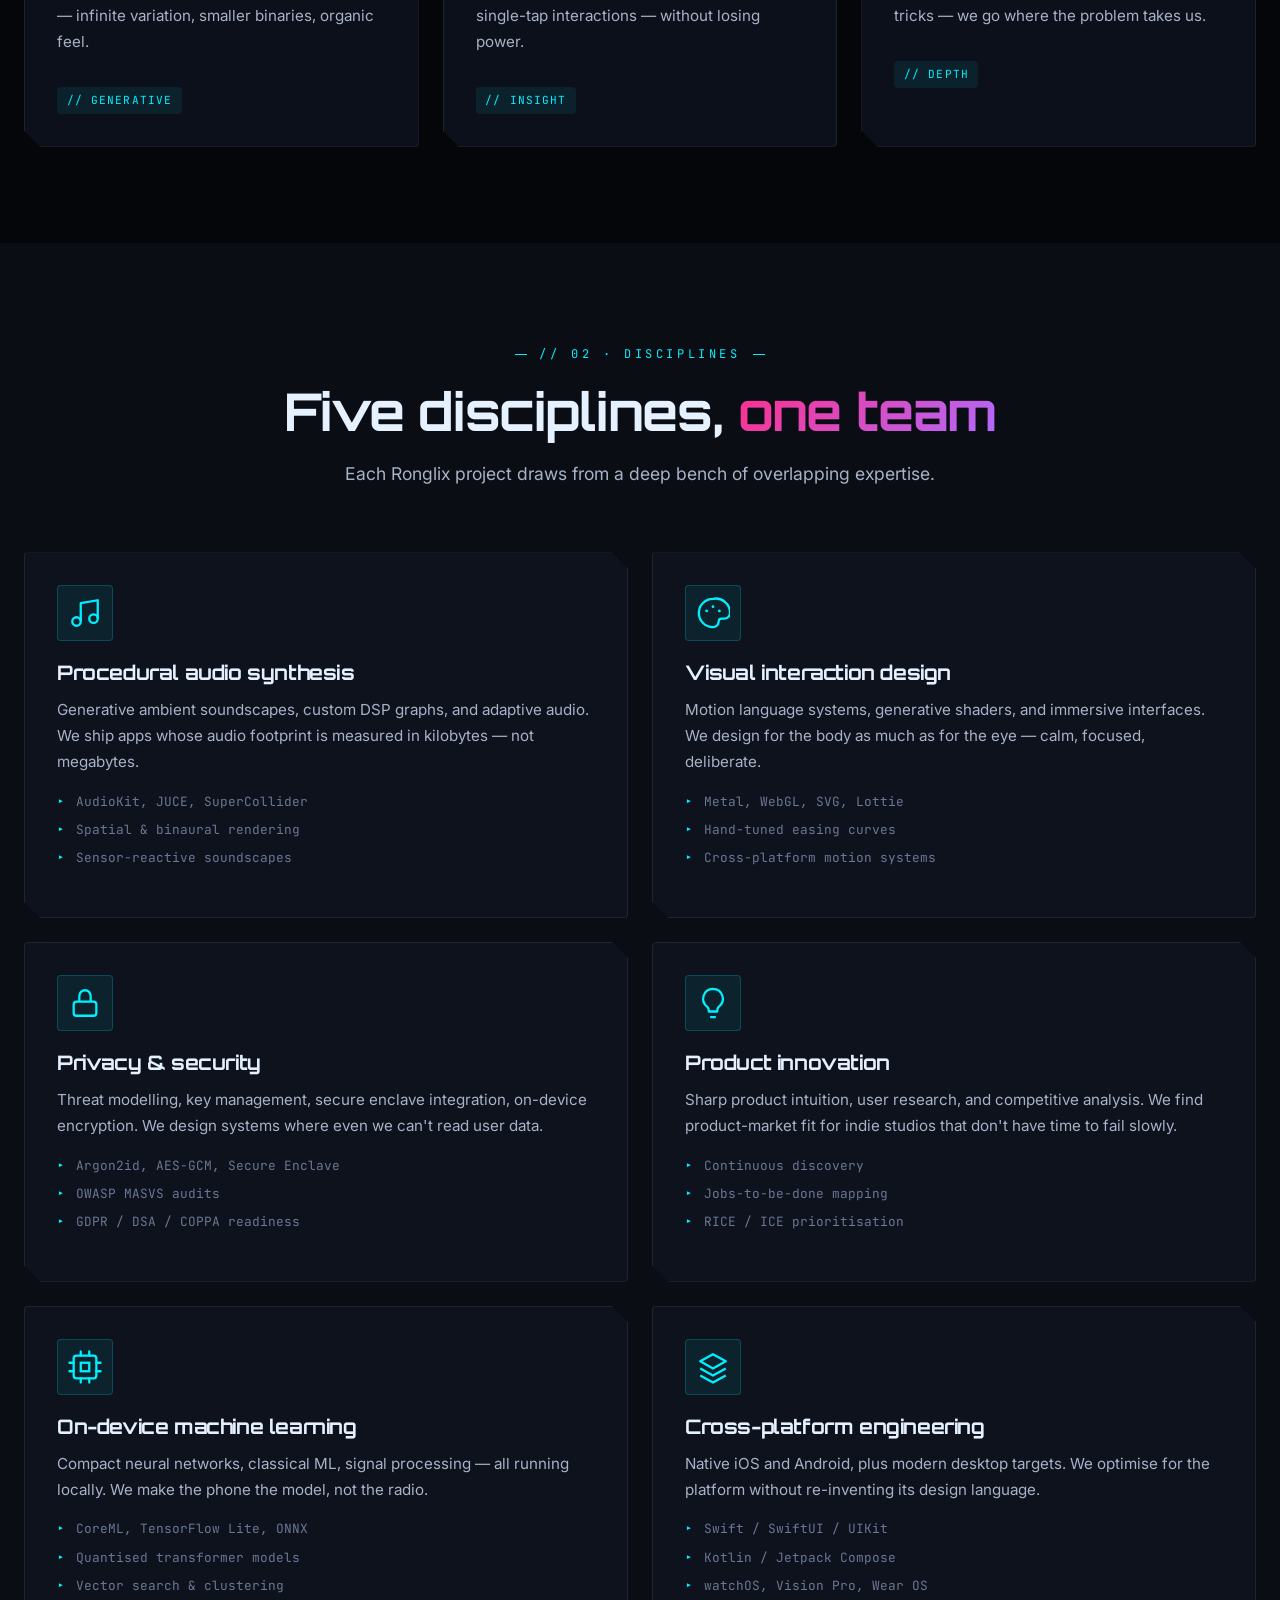
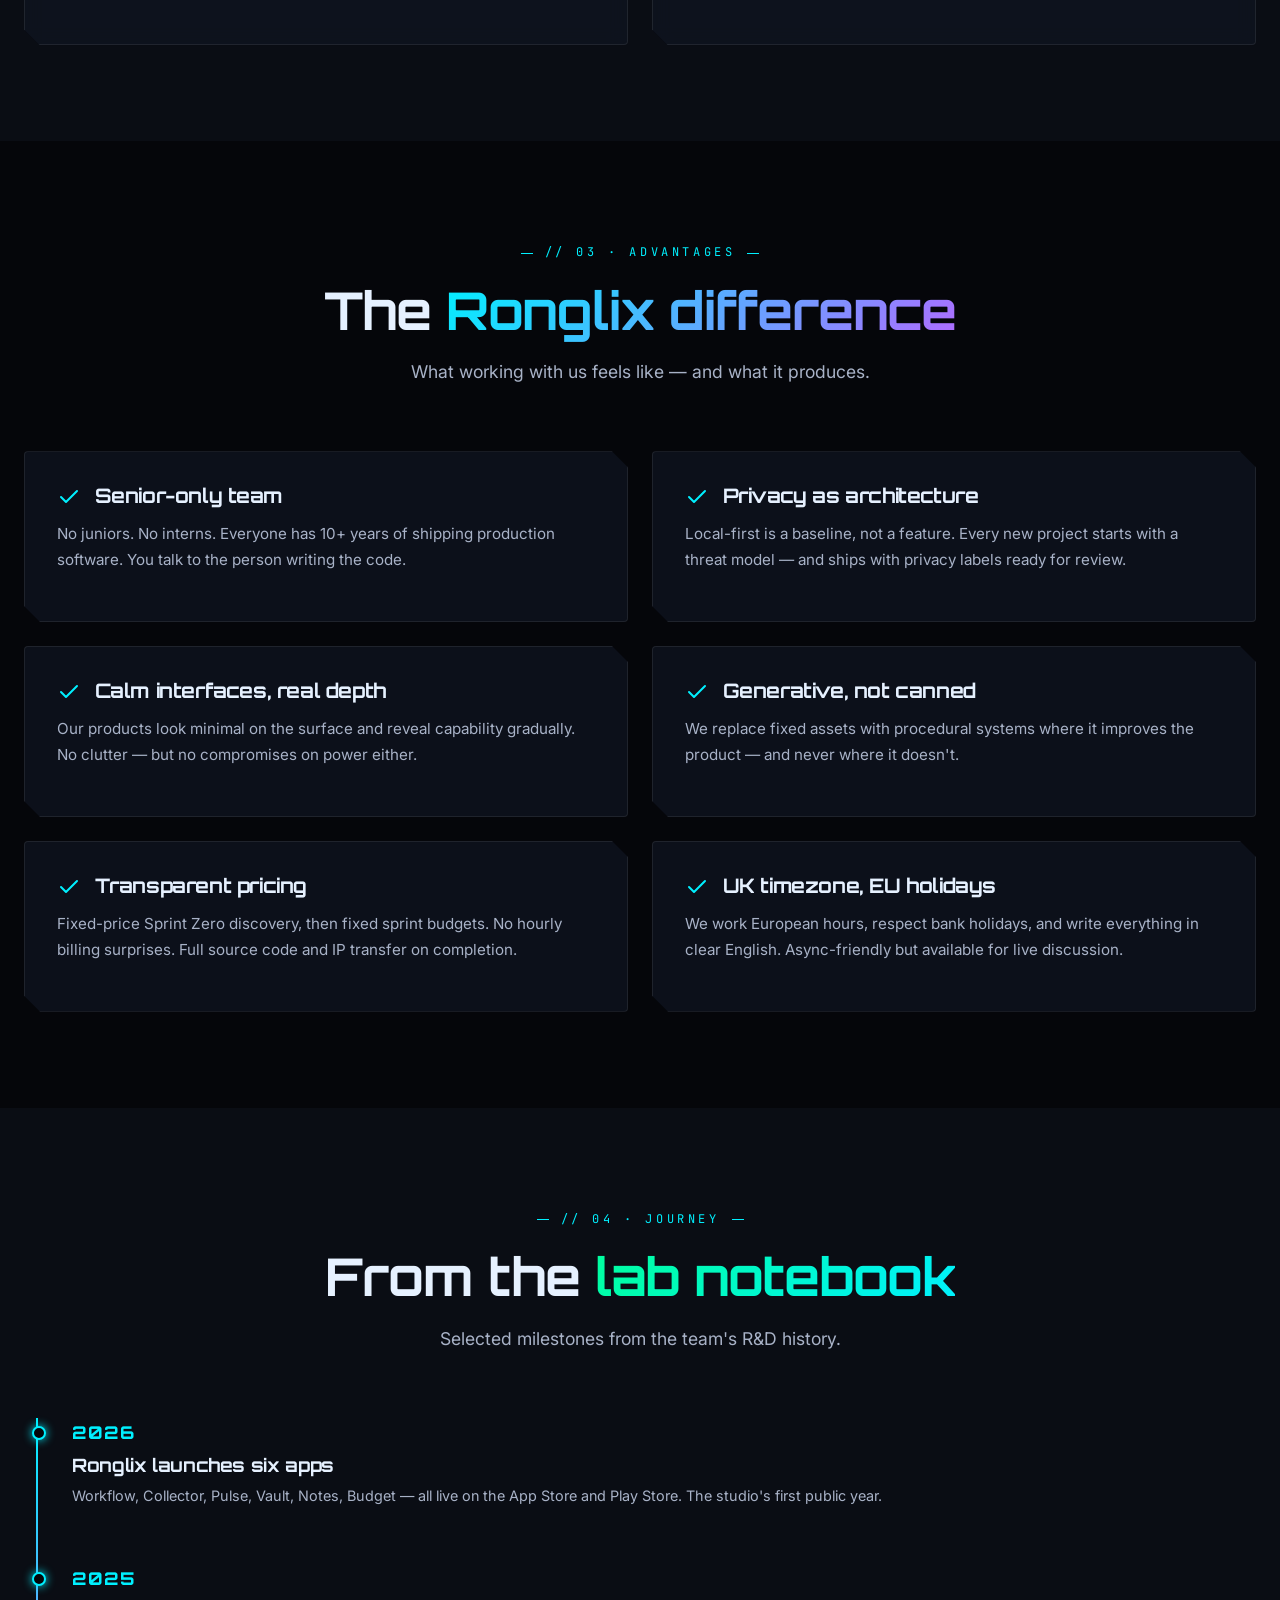
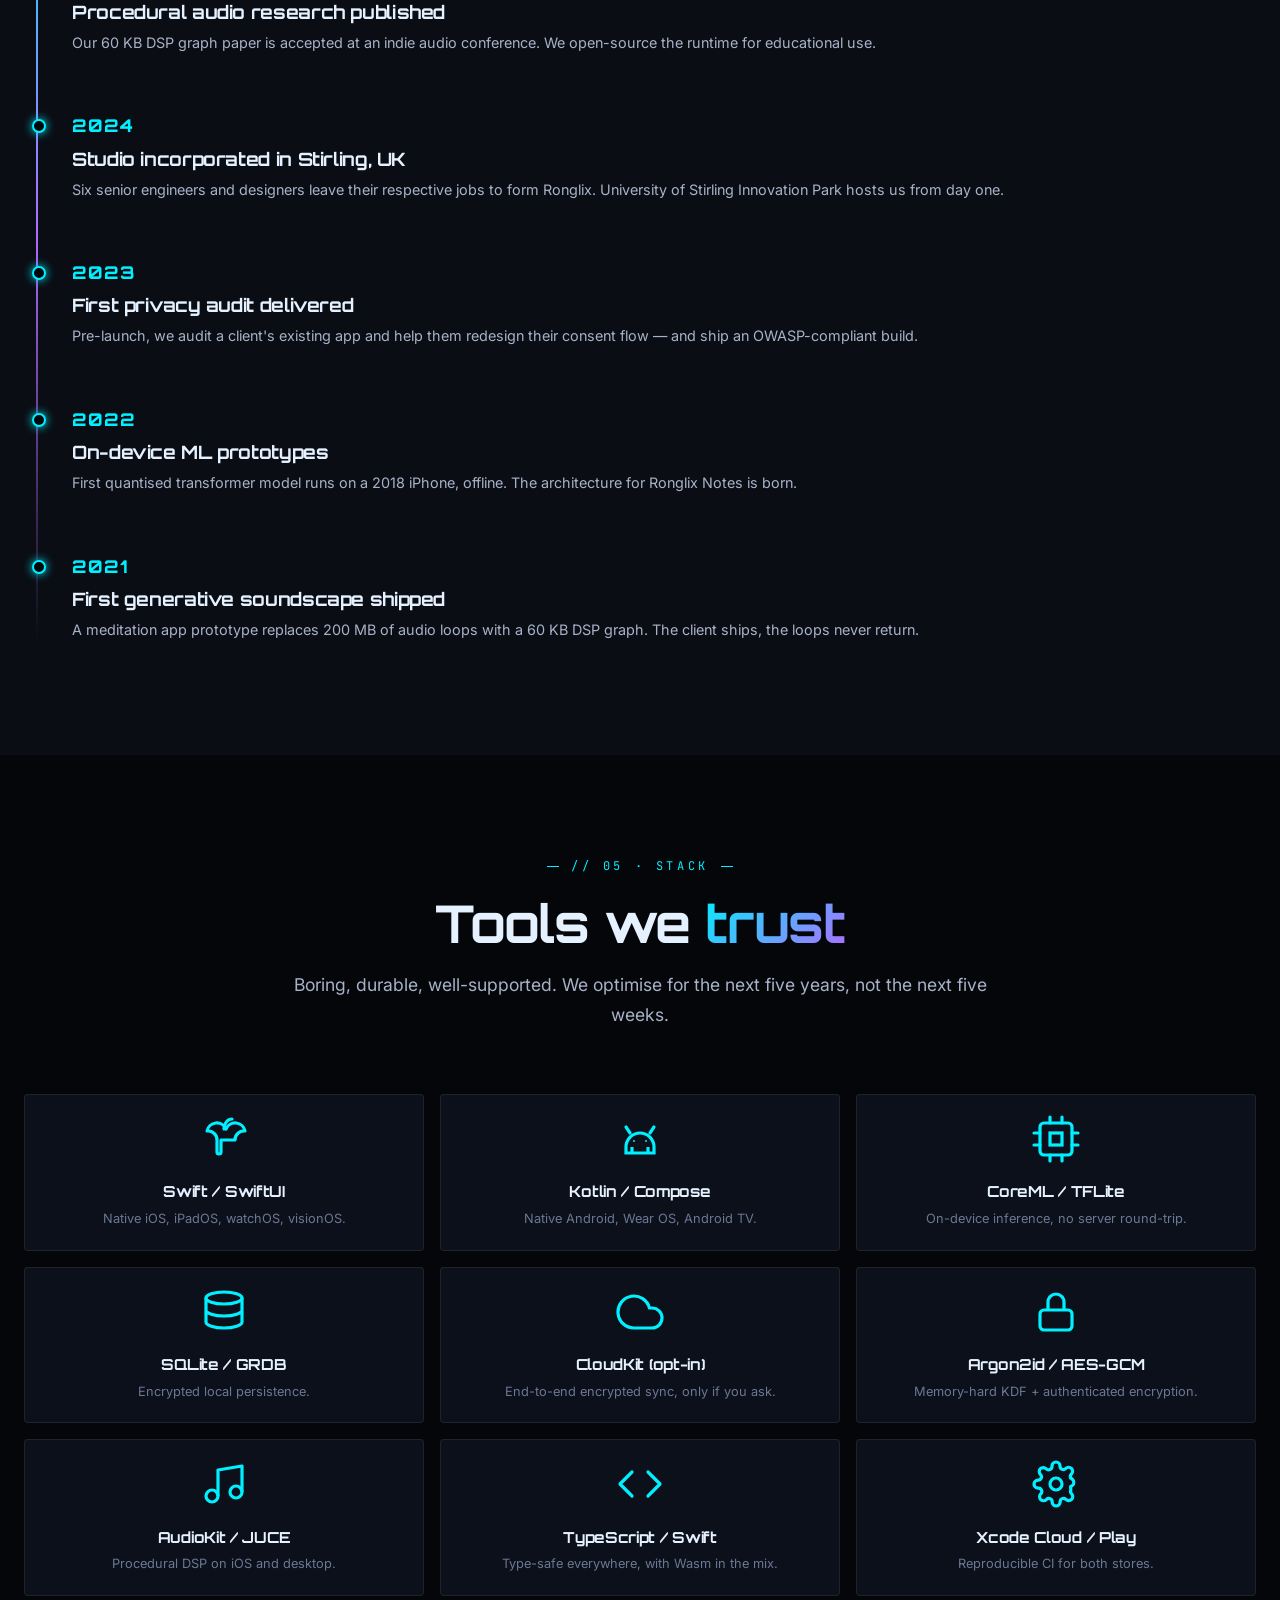
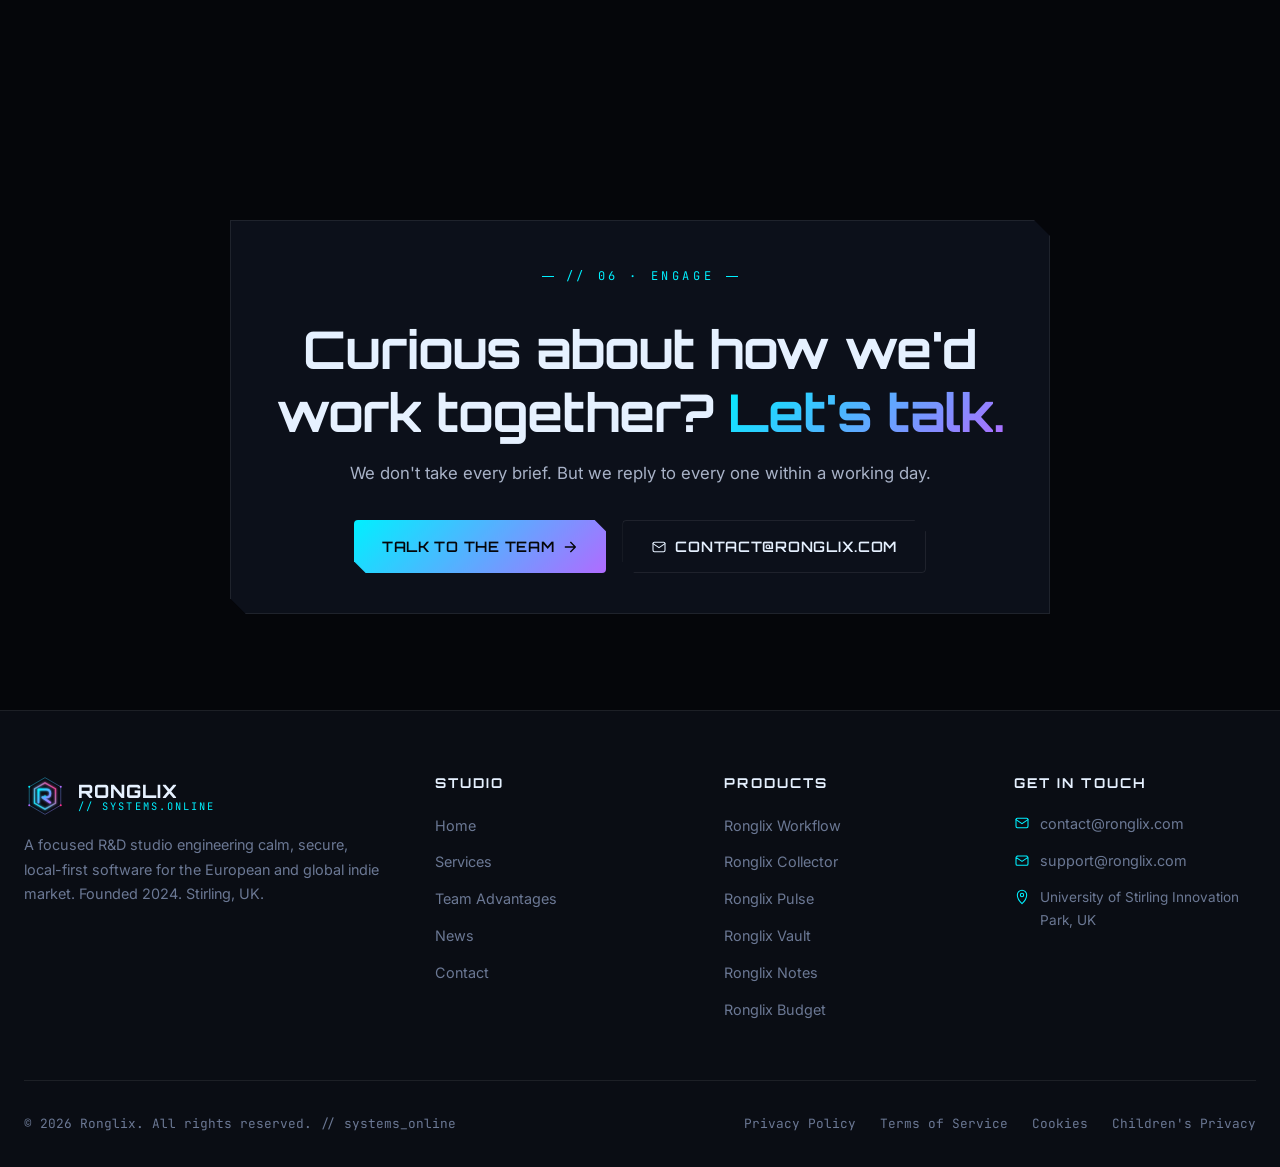
<file: advantages.html>
<!DOCTYPE html>
<html lang="en">
<head>
    <meta charset="UTF-8">
    <meta http-equiv="X-UA-Compatible" content="IE=edge">
    <meta name="viewport" content="width=device-width, initial-scale=1.0">

    <title>Team Advantages — Ronglix · Why Studios Choose Us</title>
    <meta name="description" content="Discover what sets Ronglix apart: a senior-only R&D team with decade+ experience in procedural audio, visual interaction, privacy security, and product innovation. Local-first by conviction, craft by default.">
    <meta name="keywords" content="ronglix team, software studio advantages, privacy-first team, indie studio advantages, experienced engineers, uk software team">
    <meta name="author" content="Ronglix">
    <meta name="robots" content="index, follow">
    <meta name="theme-color" content="#05060a">

    <meta property="og:type" content="website">
    <meta property="og:url" content="https://ronglix.com/advantages.html">
    <meta property="og:title" content="Team Advantages — Ronglix">
    <meta property="og:description" content="Why European indie studios and product teams choose Ronglix.">
    <meta property="og:image" content="https://ronglix.com/images/generated/about-banner.png">
    <meta property="og:locale" content="en_US">
    <meta property="og:site_name" content="Ronglix">

    <meta name="twitter:card" content="summary_large_image">
    <meta name="twitter:title" content="Team Advantages — Ronglix">
    <meta name="twitter:description" content="Why European indie studios and product teams choose Ronglix.">

    <link rel="canonical" href="https://ronglix.com/advantages.html">
    <link rel="alternate" hreflang="en" href="https://ronglix.com/advantages.html">

    <link rel="icon" type="image/svg+xml" href="images/favicon.svg">
    <link rel="apple-touch-icon" href="images/favicon.svg">

    <link rel="preconnect" href="https://fonts.googleapis.com">
    <link rel="preconnect" href="https://fonts.gstatic.com" crossorigin>
    <link rel="stylesheet" href="https://fonts.googleapis.com/css2?family=Orbitron:wght@500;700;800;900&family=JetBrains+Mono:wght@400;500;700&family=Inter:wght@300;400;500;600;700&display=swap">

    <link rel="stylesheet" href="css/main.css">
    <link rel="stylesheet" href="css/animations.css">
    <link rel="stylesheet" href="css/responsive.css">

    <script type="application/ld+json">
    {
        "@context":"https://schema.org",
        "@type":"AboutPage",
        "name":"About Ronglix — Team Advantages",
        "url":"https://ronglix.com/advantages.html",
        "mainEntity":{"@type":"Organization","name":"Ronglix","url":"https://ronglix.com"}
    }
    </script>
</head>
<body>
    <a href="#main" class="skip-link" style="position:absolute;left:-9999px;top:0;background:#00f0ff;color:#05060a;padding:8px 14px;z-index:9999;">Skip to content</a>

    <div class="loader" aria-hidden="true">
        <div class="loader-inner">
            <img class="loader-logo" src="images/logo.svg" alt="">
            <div class="loader-text">loading team</div>
        </div>
    </div>
    <div class="scanlines" aria-hidden="true"></div>

    <!-- HEADER -->
    <header class="site-header" role="banner">
        <div class="header-inner">
            <a href="index.html" class="brand" aria-label="Ronglix home">
                <img class="brand-logo" src="images/logo.svg" alt="">
                <span class="brand-text">
                    <span class="brand-name">RONGLIX</span>
                    <span class="brand-tag">// systems.online</span>
                </span>
            </a>
            <nav class="main-nav" role="navigation" aria-label="Main navigation">
                <a class="nav-link" href="index.html">Home</a>
                <a class="nav-link" href="services.html">Services</a>
                <a class="nav-link" href="advantages.html">Team</a>
                <a class="nav-link" href="news.html">News</a>
                <a class="nav-link" href="contact.html">Contact</a>
                <a class="btn btn-outline nav-cta" href="contact.html">
                    <svg width="16" height="16" aria-hidden="true"><use href="images/icons/sprite.svg#i-zap"/></svg>
                    Start a project
                </a>
            </nav>
            <button class="nav-toggle" aria-label="Open menu" aria-expanded="false">
                <svg class="icon-open" width="22" height="22" aria-hidden="true"><use href="images/icons/sprite.svg#i-menu"/></svg>
                <svg class="icon-close" width="22" height="22" aria-hidden="true" style="display:none"><use href="images/icons/sprite.svg#i-close"/></svg>
            </button>
        </div>
    </header>

    <main id="main" class="page-fade-in">

        <!-- PAGE HERO -->
        <section class="page-hero">
            <div class="hero-bg" aria-hidden="true" style="opacity:0.5">
                <canvas id="hero-network"></canvas>
                <div class="hero-orb hero-orb-1"></div>
                <div class="hero-orb hero-orb-3"></div>
            </div>
            <div class="container">
                <div class="breadcrumb">
                    <a href="index.html">Home</a>
                    <span class="sep">/</span>
                    <span>Team Advantages</span>
                </div>
                <span class="section-eyebrow">// who builds it</span>
                <h1>Senior-only. <span class="text-gradient">Craft-by-default.</span></h1>
                <p>
                    We're a small team of senior R&D engineers and designers in Stirling, UK.
                    Every member has decade+ experience and ships production software that's used
                    by tens of thousands of people — quietly, every day.
                </p>
            </div>
        </section>

        <!-- TEAM STATS -->
        <section class="section-sm">
            <div class="container">
                <div class="grid grid-4">
                    <div class="stat reveal">
                        <div class="stat-num" data-counter="10" data-suffix="+">0</div>
                        <div class="stat-label">Years per member</div>
                    </div>
                    <div class="stat reveal delay-1">
                        <div class="stat-num" data-counter="6" data-suffix="">0</div>
                        <div class="stat-label">Senior engineers</div>
                    </div>
                    <div class="stat reveal delay-2">
                        <div class="stat-num" data-counter="5" data-suffix="">0</div>
                        <div class="stat-label">Disciplines</div>
                    </div>
                    <div class="stat reveal delay-3">
                        <div class="stat-num" data-counter="100" data-suffix="%">0</div>
                        <div class="stat-label">Senior IC only</div>
                    </div>
                </div>
            </div>
        </section>

        <!-- CORE BELIEFS -->
        <section class="section">
            <div class="container">
                <div class="section-header">
                    <span class="section-eyebrow">// 01 · Core beliefs</span>
                    <h2 class="section-title">What we <span class="text-gradient">won't compromise</span></h2>
                    <p class="section-subtitle">These five convictions shape every line of code, every pixel, every conversation.</p>
                </div>

                <div class="grid grid-3 mt-5">
                    <div class="card reveal service-item">
                        <div class="card-icon"><svg aria-hidden="true"><use href="images/icons/sprite.svg#i-eye"/></svg></div>
                        <h3 class="card-title">Minimal design</h3>
                        <p class="card-desc">
                            Every interface starts at zero. We add only what earns its place.
                            We refuse visual noise, ornamental motion, and dark patterns.
                            Calm is a feature.
                        </p>
                        <span class="card-tag">// restraint</span>
                    </div>

                    <div class="card reveal delay-1 service-item">
                        <div class="card-icon"><svg aria-hidden="true"><use href="images/icons/sprite.svg#i-shield"/></svg></div>
                        <h3 class="card-title">Privacy first</h3>
                        <p class="card-desc">
                            Local-first by conviction. If a feature can run on-device, it does.
                            Cloud is opt-in and never required. Privacy is architecture, not policy.
                        </p>
                        <span class="card-tag">// local-first</span>
                    </div>

                    <div class="card reveal delay-2 service-item">
                        <div class="card-icon"><svg aria-hidden="true"><use href="images/icons/sprite.svg#i-spark"/></svg></div>
                        <h3 class="card-title">Experience above all</h3>
                        <p class="card-desc">
                            The technology must disappear. We obsess over the seam between user
                            intent and software response — until the seam is invisible.
                        </p>
                        <span class="card-tag">// craft</span>
                    </div>

                    <div class="card reveal service-item">
                        <div class="card-icon"><svg aria-hidden="true"><use href="images/icons/sprite.svg#i-cube"/></svg></div>
                        <h3 class="card-title">Programmatic generation</h3>
                        <p class="card-desc">
                            We replace fixed assets with generative systems where they improve
                            the experience — infinite variation, smaller binaries, organic feel.
                        </p>
                        <span class="card-tag">// generative</span>
                    </div>

                    <div class="card reveal delay-1 service-item">
                        <div class="card-icon"><svg aria-hidden="true"><use href="images/icons/sprite.svg#i-users"/></svg></div>
                        <h3 class="card-title">User needs first</h3>
                        <p class="card-desc">
                            Sharp product intuition backed by user research. We turn complex
                            workflows into single-tap interactions — without losing power.
                        </p>
                        <span class="card-tag">// insight</span>
                    </div>

                    <div class="card reveal delay-2 service-item">
                        <div class="card-icon"><svg aria-hidden="true"><use href="images/icons/sprite.svg#i-flask"/></svg></div>
                        <h3 class="card-title">Technical depth</h3>
                        <p class="card-desc">
                            Real engineering, not glue code. From cryptography to signal
                            processing to compiler tricks — we go where the problem takes us.
                        </p>
                        <span class="card-tag">// depth</span>
                    </div>
                </div>
            </div>
        </section>

        <!-- TEAM COMPOSITION -->
        <section class="section" style="background:var(--bg-secondary);">
            <div class="container">
                <div class="section-header">
                    <span class="section-eyebrow">// 02 · Disciplines</span>
                    <h2 class="section-title">Five disciplines, <span class="text-gradient-2">one team</span></h2>
                    <p class="section-subtitle">Each Ronglix project draws from a deep bench of overlapping expertise.</p>
                </div>

                <div class="grid grid-2 mt-5">
                    <div class="card reveal">
                        <div class="card-icon"><svg aria-hidden="true"><use href="images/icons/sprite.svg#i-music"/></svg></div>
                        <h3 class="card-title">Procedural audio synthesis</h3>
                        <p class="card-desc">Generative ambient soundscapes, custom DSP graphs, and adaptive audio. We ship apps whose audio footprint is measured in kilobytes — not megabytes.</p>
                        <ul class="app-features mt-2">
                            <li>AudioKit, JUCE, SuperCollider</li>
                            <li>Spatial & binaural rendering</li>
                            <li>Sensor-reactive soundscapes</li>
                        </ul>
                    </div>

                    <div class="card reveal delay-1">
                        <div class="card-icon"><svg aria-hidden="true"><use href="images/icons/sprite.svg#i-palette"/></svg></div>
                        <h3 class="card-title">Visual interaction design</h3>
                        <p class="card-desc">Motion language systems, generative shaders, and immersive interfaces. We design for the body as much as for the eye — calm, focused, deliberate.</p>
                        <ul class="app-features mt-2">
                            <li>Metal, WebGL, SVG, Lottie</li>
                            <li>Hand-tuned easing curves</li>
                            <li>Cross-platform motion systems</li>
                        </ul>
                    </div>

                    <div class="card reveal">
                        <div class="card-icon"><svg aria-hidden="true"><use href="images/icons/sprite.svg#i-lock"/></svg></div>
                        <h3 class="card-title">Privacy & security</h3>
                        <p class="card-desc">Threat modelling, key management, secure enclave integration, on-device encryption. We design systems where even we can't read user data.</p>
                        <ul class="app-features mt-2">
                            <li>Argon2id, AES-GCM, Secure Enclave</li>
                            <li>OWASP MASVS audits</li>
                            <li>GDPR / DSA / COPPA readiness</li>
                        </ul>
                    </div>

                    <div class="card reveal delay-1">
                        <div class="card-icon"><svg aria-hidden="true"><use href="images/icons/sprite.svg#i-bulb"/></svg></div>
                        <h3 class="card-title">Product innovation</h3>
                        <p class="card-desc">Sharp product intuition, user research, and competitive analysis. We find product-market fit for indie studios that don't have time to fail slowly.</p>
                        <ul class="app-features mt-2">
                            <li>Continuous discovery</li>
                            <li>Jobs-to-be-done mapping</li>
                            <li>RICE / ICE prioritisation</li>
                        </ul>
                    </div>

                    <div class="card reveal">
                        <div class="card-icon"><svg aria-hidden="true"><use href="images/icons/sprite.svg#i-cpu"/></svg></div>
                        <h3 class="card-title">On-device machine learning</h3>
                        <p class="card-desc">Compact neural networks, classical ML, signal processing — all running locally. We make the phone the model, not the radio.</p>
                        <ul class="app-features mt-2">
                            <li>CoreML, TensorFlow Lite, ONNX</li>
                            <li>Quantised transformer models</li>
                            <li>Vector search & clustering</li>
                        </ul>
                    </div>

                    <div class="card reveal delay-1">
                        <div class="card-icon"><svg aria-hidden="true"><use href="images/icons/sprite.svg#i-stack"/></svg></div>
                        <h3 class="card-title">Cross-platform engineering</h3>
                        <p class="card-desc">Native iOS and Android, plus modern desktop targets. We optimise for the platform without re-inventing its design language.</p>
                        <ul class="app-features mt-2">
                            <li>Swift / SwiftUI / UIKit</li>
                            <li>Kotlin / Jetpack Compose</li>
                            <li>watchOS, Vision Pro, Wear OS</li>
                        </ul>
                    </div>
                </div>
            </div>
        </section>

        <!-- ADVANTAGES / COMPARISON -->
        <section class="section">
            <div class="container">
                <div class="section-header">
                    <span class="section-eyebrow">// 03 · Advantages</span>
                    <h2 class="section-title">The <span class="text-gradient">Ronglix difference</span></h2>
                    <p class="section-subtitle">What working with us feels like — and what it produces.</p>
                </div>

                <div class="grid grid-2 mt-5">
                    <div class="card reveal">
                        <h3 class="card-title">
                            <svg width="24" height="24" style="color:var(--accent-cyan);vertical-align:middle;margin-right:8px" aria-hidden="true"><use href="images/icons/sprite.svg#i-check"/></svg>
                            Senior-only team
                        </h3>
                        <p class="card-desc">No juniors. No interns. Everyone has 10+ years of shipping production software. You talk to the person writing the code.</p>
                    </div>

                    <div class="card reveal delay-1">
                        <h3 class="card-title">
                            <svg width="24" height="24" style="color:var(--accent-cyan);vertical-align:middle;margin-right:8px" aria-hidden="true"><use href="images/icons/sprite.svg#i-check"/></svg>
                            Privacy as architecture
                        </h3>
                        <p class="card-desc">Local-first is a baseline, not a feature. Every new project starts with a threat model — and ships with privacy labels ready for review.</p>
                    </div>

                    <div class="card reveal">
                        <h3 class="card-title">
                            <svg width="24" height="24" style="color:var(--accent-cyan);vertical-align:middle;margin-right:8px" aria-hidden="true"><use href="images/icons/sprite.svg#i-check"/></svg>
                            Calm interfaces, real depth
                        </h3>
                        <p class="card-desc">Our products look minimal on the surface and reveal capability gradually. No clutter — but no compromises on power either.</p>
                    </div>

                    <div class="card reveal delay-1">
                        <h3 class="card-title">
                            <svg width="24" height="24" style="color:var(--accent-cyan);vertical-align:middle;margin-right:8px" aria-hidden="true"><use href="images/icons/sprite.svg#i-check"/></svg>
                            Generative, not canned
                        </h3>
                        <p class="card-desc">We replace fixed assets with procedural systems where it improves the product — and never where it doesn't.</p>
                    </div>

                    <div class="card reveal">
                        <h3 class="card-title">
                            <svg width="24" height="24" style="color:var(--accent-cyan);vertical-align:middle;margin-right:8px" aria-hidden="true"><use href="images/icons/sprite.svg#i-check"/></svg>
                            Transparent pricing
                        </h3>
                        <p class="card-desc">Fixed-price Sprint Zero discovery, then fixed sprint budgets. No hourly billing surprises. Full source code and IP transfer on completion.</p>
                    </div>

                    <div class="card reveal delay-1">
                        <h3 class="card-title">
                            <svg width="24" height="24" style="color:var(--accent-cyan);vertical-align:middle;margin-right:8px" aria-hidden="true"><use href="images/icons/sprite.svg#i-check"/></svg>
                            UK timezone, EU holidays
                        </h3>
                        <p class="card-desc">We work European hours, respect bank holidays, and write everything in clear English. Async-friendly but available for live discussion.</p>
                    </div>
                </div>
            </div>
        </section>

        <!-- TIMELINE / JOURNEY -->
        <section class="section" style="background:var(--bg-secondary);">
            <div class="container">
                <div class="section-header">
                    <span class="section-eyebrow">// 04 · Journey</span>
                    <h2 class="section-title">From the <span class="text-gradient-3">lab notebook</span></h2>
                    <p class="section-subtitle">Selected milestones from the team's R&D history.</p>
                </div>

                <div class="timeline mt-5">
                    <div class="timeline-item reveal">
                        <div class="timeline-year">2026</div>
                        <h3 class="timeline-title">Ronglix launches six apps</h3>
                        <p class="timeline-desc">Workflow, Collector, Pulse, Vault, Notes, Budget — all live on the App Store and Play Store. The studio's first public year.</p>
                    </div>

                    <div class="timeline-item reveal delay-1">
                        <div class="timeline-year">2025</div>
                        <h3 class="timeline-title">Procedural audio research published</h3>
                        <p class="timeline-desc">Our 60 KB DSP graph paper is accepted at an indie audio conference. We open-source the runtime for educational use.</p>
                    </div>

                    <div class="timeline-item reveal">
                        <div class="timeline-year">2024</div>
                        <h3 class="timeline-title">Studio incorporated in Stirling, UK</h3>
                        <p class="timeline-desc">Six senior engineers and designers leave their respective jobs to form Ronglix. University of Stirling Innovation Park hosts us from day one.</p>
                    </div>

                    <div class="timeline-item reveal delay-1">
                        <div class="timeline-year">2023</div>
                        <h3 class="timeline-title">First privacy audit delivered</h3>
                        <p class="timeline-desc">Pre-launch, we audit a client's existing app and help them redesign their consent flow — and ship an OWASP-compliant build.</p>
                    </div>

                    <div class="timeline-item reveal">
                        <div class="timeline-year">2022</div>
                        <h3 class="timeline-title">On-device ML prototypes</h3>
                        <p class="timeline-desc">First quantised transformer model runs on a 2018 iPhone, offline. The architecture for Ronglix Notes is born.</p>
                    </div>

                    <div class="timeline-item reveal delay-1">
                        <div class="timeline-year">2021</div>
                        <h3 class="timeline-title">First generative soundscape shipped</h3>
                        <p class="timeline-desc">A meditation app prototype replaces 200 MB of audio loops with a 60 KB DSP graph. The client ships, the loops never return.</p>
                    </div>
                </div>
            </div>
        </section>

        <!-- TECH STACK -->
        <section class="section">
            <div class="container">
                <div class="section-header">
                    <span class="section-eyebrow">// 05 · Stack</span>
                    <h2 class="section-title">Tools we <span class="text-gradient">trust</span></h2>
                    <p class="section-subtitle">Boring, durable, well-supported. We optimise for the next five years, not the next five weeks.</p>
                </div>

                <div class="arch-grid mt-5">
                    <div class="arch-cell reveal">
                        <svg class="ico" aria-hidden="true"><use href="images/icons/sprite.svg#i-apple"/></svg>
                        <h5>Swift / SwiftUI</h5>
                        <p>Native iOS, iPadOS, watchOS, visionOS.</p>
                    </div>
                    <div class="arch-cell reveal delay-1">
                        <svg class="ico" aria-hidden="true"><use href="images/icons/sprite.svg#i-android"/></svg>
                        <h5>Kotlin / Compose</h5>
                        <p>Native Android, Wear OS, Android TV.</p>
                    </div>
                    <div class="arch-cell reveal delay-2">
                        <svg class="ico" aria-hidden="true"><use href="images/icons/sprite.svg#i-cpu"/></svg>
                        <h5>CoreML / TFLite</h5>
                        <p>On-device inference, no server round-trip.</p>
                    </div>
                    <div class="arch-cell reveal">
                        <svg class="ico" aria-hidden="true"><use href="images/icons/sprite.svg#i-database"/></svg>
                        <h5>SQLite / GRDB</h5>
                        <p>Encrypted local persistence.</p>
                    </div>
                    <div class="arch-cell reveal delay-1">
                        <svg class="ico" aria-hidden="true"><use href="images/icons/sprite.svg#i-cloud"/></svg>
                        <h5>CloudKit (opt-in)</h5>
                        <p>End-to-end encrypted sync, only if you ask.</p>
                    </div>
                    <div class="arch-cell reveal delay-2">
                        <svg class="ico" aria-hidden="true"><use href="images/icons/sprite.svg#i-lock"/></svg>
                        <h5>Argon2id / AES-GCM</h5>
                        <p>Memory-hard KDF + authenticated encryption.</p>
                    </div>
                    <div class="arch-cell reveal">
                        <svg class="ico" aria-hidden="true"><use href="images/icons/sprite.svg#i-music"/></svg>
                        <h5>AudioKit / JUCE</h5>
                        <p>Procedural DSP on iOS and desktop.</p>
                    </div>
                    <div class="arch-cell reveal delay-1">
                        <svg class="ico" aria-hidden="true"><use href="images/icons/sprite.svg#i-code"/></svg>
                        <h5>TypeScript / Swift</h5>
                        <p>Type-safe everywhere, with Wasm in the mix.</p>
                    </div>
                    <div class="arch-cell reveal delay-2">
                        <svg class="ico" aria-hidden="true"><use href="images/icons/sprite.svg#i-gear"/></svg>
                        <h5>Xcode Cloud / Play</h5>
                        <p>Reproducible CI for both stores.</p>
                    </div>
                </div>
            </div>
        </section>

        <!-- CTA -->
        <section class="section">
            <div class="container">
                <div class="contact-info" style="text-align:center;max-width:820px;margin:0 auto;">
                    <span class="section-eyebrow">// 06 · Engage</span>
                    <h2 style="margin-top:1rem;">Curious about how we'd work together? <span class="text-gradient">Let's talk.</span></h2>
                    <p style="font-size:1.05rem;max-width:640px;margin:1rem auto 2rem;">
                        We don't take every brief. But we reply to every one within a working day.
                    </p>
                    <div class="hero-actions" style="justify-content:center;">
                        <a href="contact.html" class="btn btn-primary">
                            Talk to the team
                            <svg width="16" height="16" aria-hidden="true"><use href="images/icons/sprite.svg#i-arrow-right"/></svg>
                        </a>
                        <a href="mailto:contact@ronglix.com" class="btn btn-ghost">
                            <svg width="16" height="16" aria-hidden="true"><use href="images/icons/sprite.svg#i-mail"/></svg>
                            contact@ronglix.com
                        </a>
                    </div>
                </div>
            </div>
        </section>
    </main>

    <!-- FOOTER -->
    <footer class="site-footer" role="contentinfo">
        <div class="container">
            <div class="footer-grid">
                <div class="footer-brand">
                    <a href="index.html" class="brand">
                        <img class="brand-logo" src="images/logo.svg" alt="">
                        <span class="brand-text">
                            <span class="brand-name">RONGLIX</span>
                            <span class="brand-tag">// systems.online</span>
                        </span>
                    </a>
                    <p class="footer-about mt-2">A focused R&D studio engineering calm, secure, local-first software for the European and global indie market. Founded 2024. Stirling, UK.</p>
                </div>
                <div class="footer-col">
                    <h5>Studio</h5>
                    <ul>
                        <li><a href="index.html">Home</a></li>
                        <li><a href="services.html">Services</a></li>
                        <li><a href="advantages.html">Team Advantages</a></li>
                        <li><a href="news.html">News</a></li>
                        <li><a href="contact.html">Contact</a></li>
                    </ul>
                </div>
                <div class="footer-col">
                    <h5>Products</h5>
                    <ul>
                        <li><a href="services.html#workflow">Ronglix Workflow</a></li>
                        <li><a href="services.html#collector">Ronglix Collector</a></li>
                        <li><a href="services.html#pulse">Ronglix Pulse</a></li>
                        <li><a href="services.html#vault">Ronglix Vault</a></li>
                        <li><a href="services.html#notes">Ronglix Notes</a></li>
                        <li><a href="services.html#budget">Ronglix Budget</a></li>
                    </ul>
                </div>
                <div class="footer-col">
                    <h5>Get in touch</h5>
                    <div class="footer-contact-item">
                        <svg aria-hidden="true"><use href="images/icons/sprite.svg#i-mail"/></svg>
                        <a href="mailto:contact@ronglix.com">contact@ronglix.com</a>
                    </div>
                    <div class="footer-contact-item">
                        <svg aria-hidden="true"><use href="images/icons/sprite.svg#i-mail-support"/></svg>
                        <a href="mailto:support@ronglix.com">support@ronglix.com</a>
                    </div>
                    <div class="footer-contact-item">
                        <svg aria-hidden="true"><use href="images/icons/sprite.svg#i-pin"/></svg>
                        <span>University of Stirling Innovation Park, UK</span>
                    </div>
                </div>
            </div>
            <div class="footer-bottom">
                <div class="footer-copyright">© <span data-year>2026</span> Ronglix. All rights reserved. // systems_online</div>
                <div class="footer-legal">
                    <a href="privacy.html">Privacy Policy</a>
                    <a href="terms.html">Terms of Service</a>
                    <a href="privacy.html#cookies">Cookies</a>
                    <a href="privacy.html#children">Children's Privacy</a>
                </div>
            </div>
        </div>
    </footer>

    <button class="back-top" aria-label="Back to top">
        <svg aria-hidden="true"><use href="images/icons/sprite.svg#i-arrow-right" style="transform:rotate(-90deg)"/></svg>
    </button>

    <script src="js/main.js"></script>
    <script src="js/animations.js"></script>
</body>
</html>
</file>
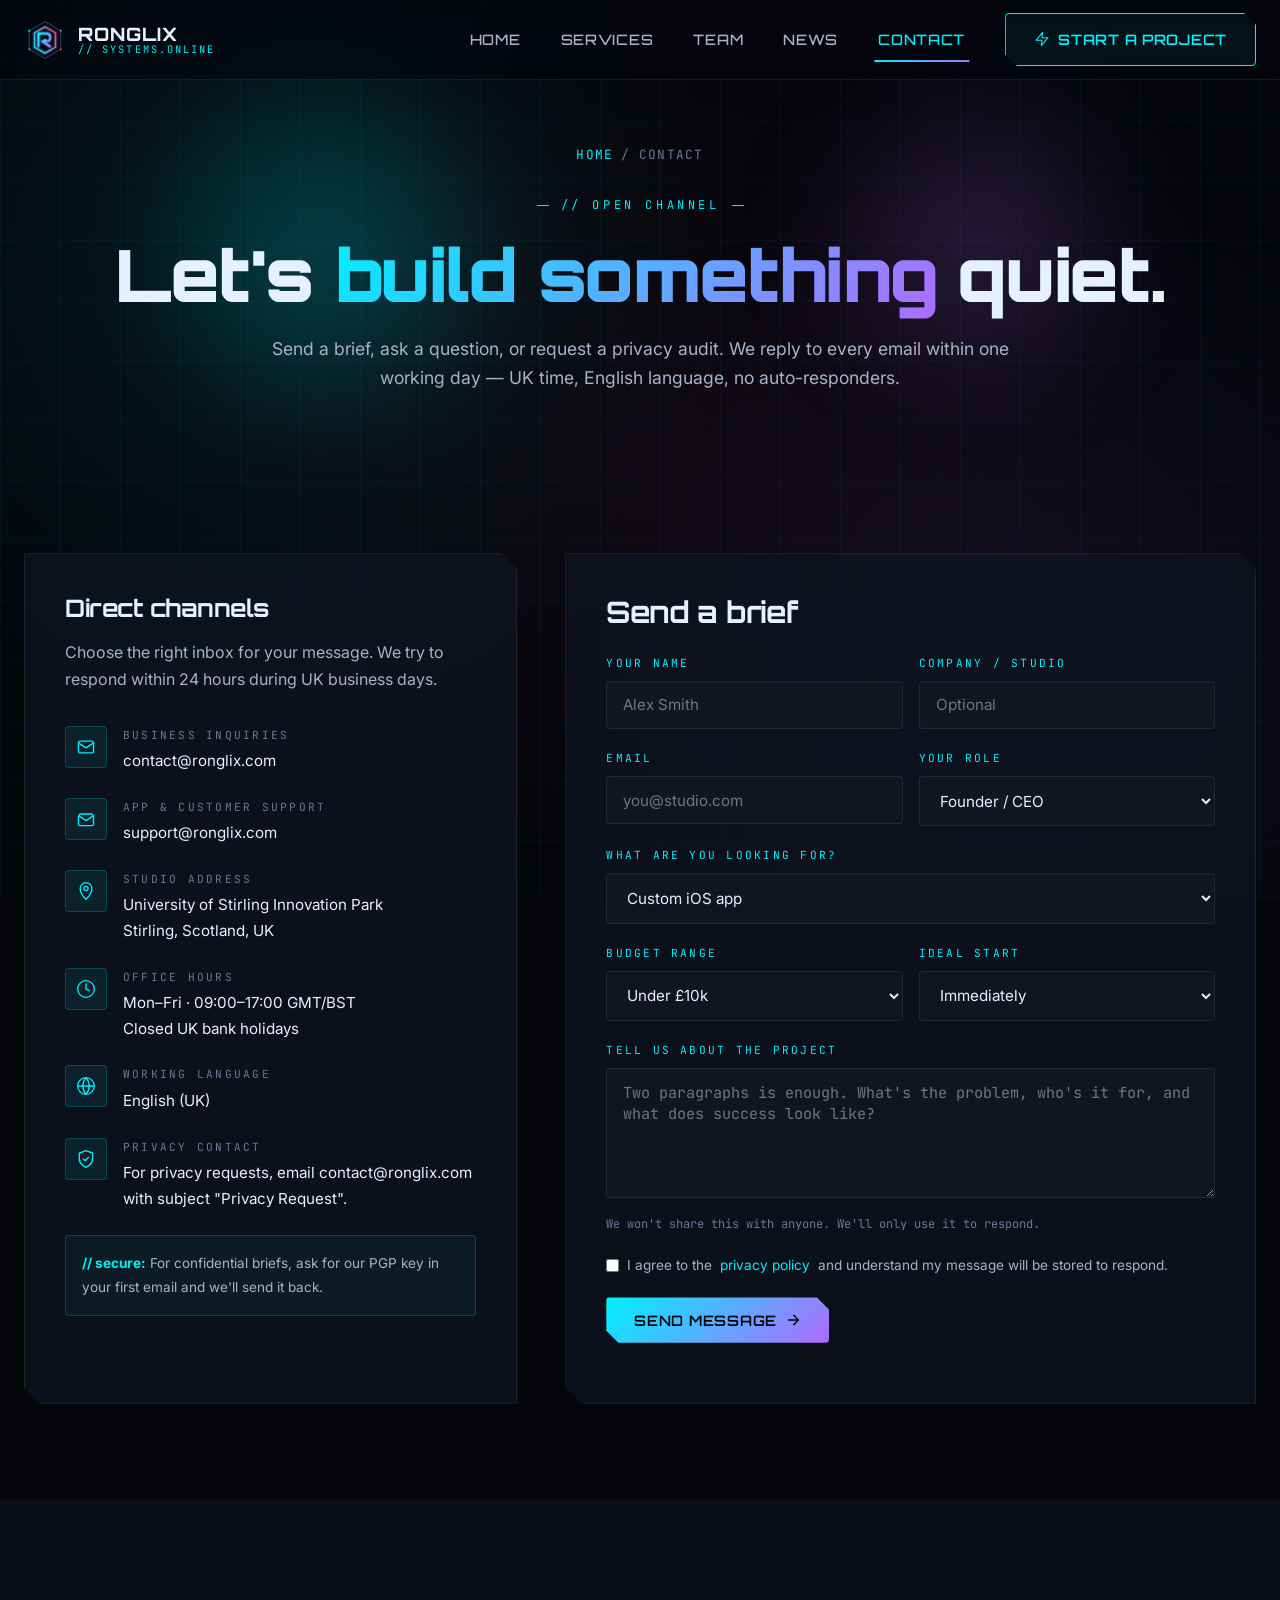
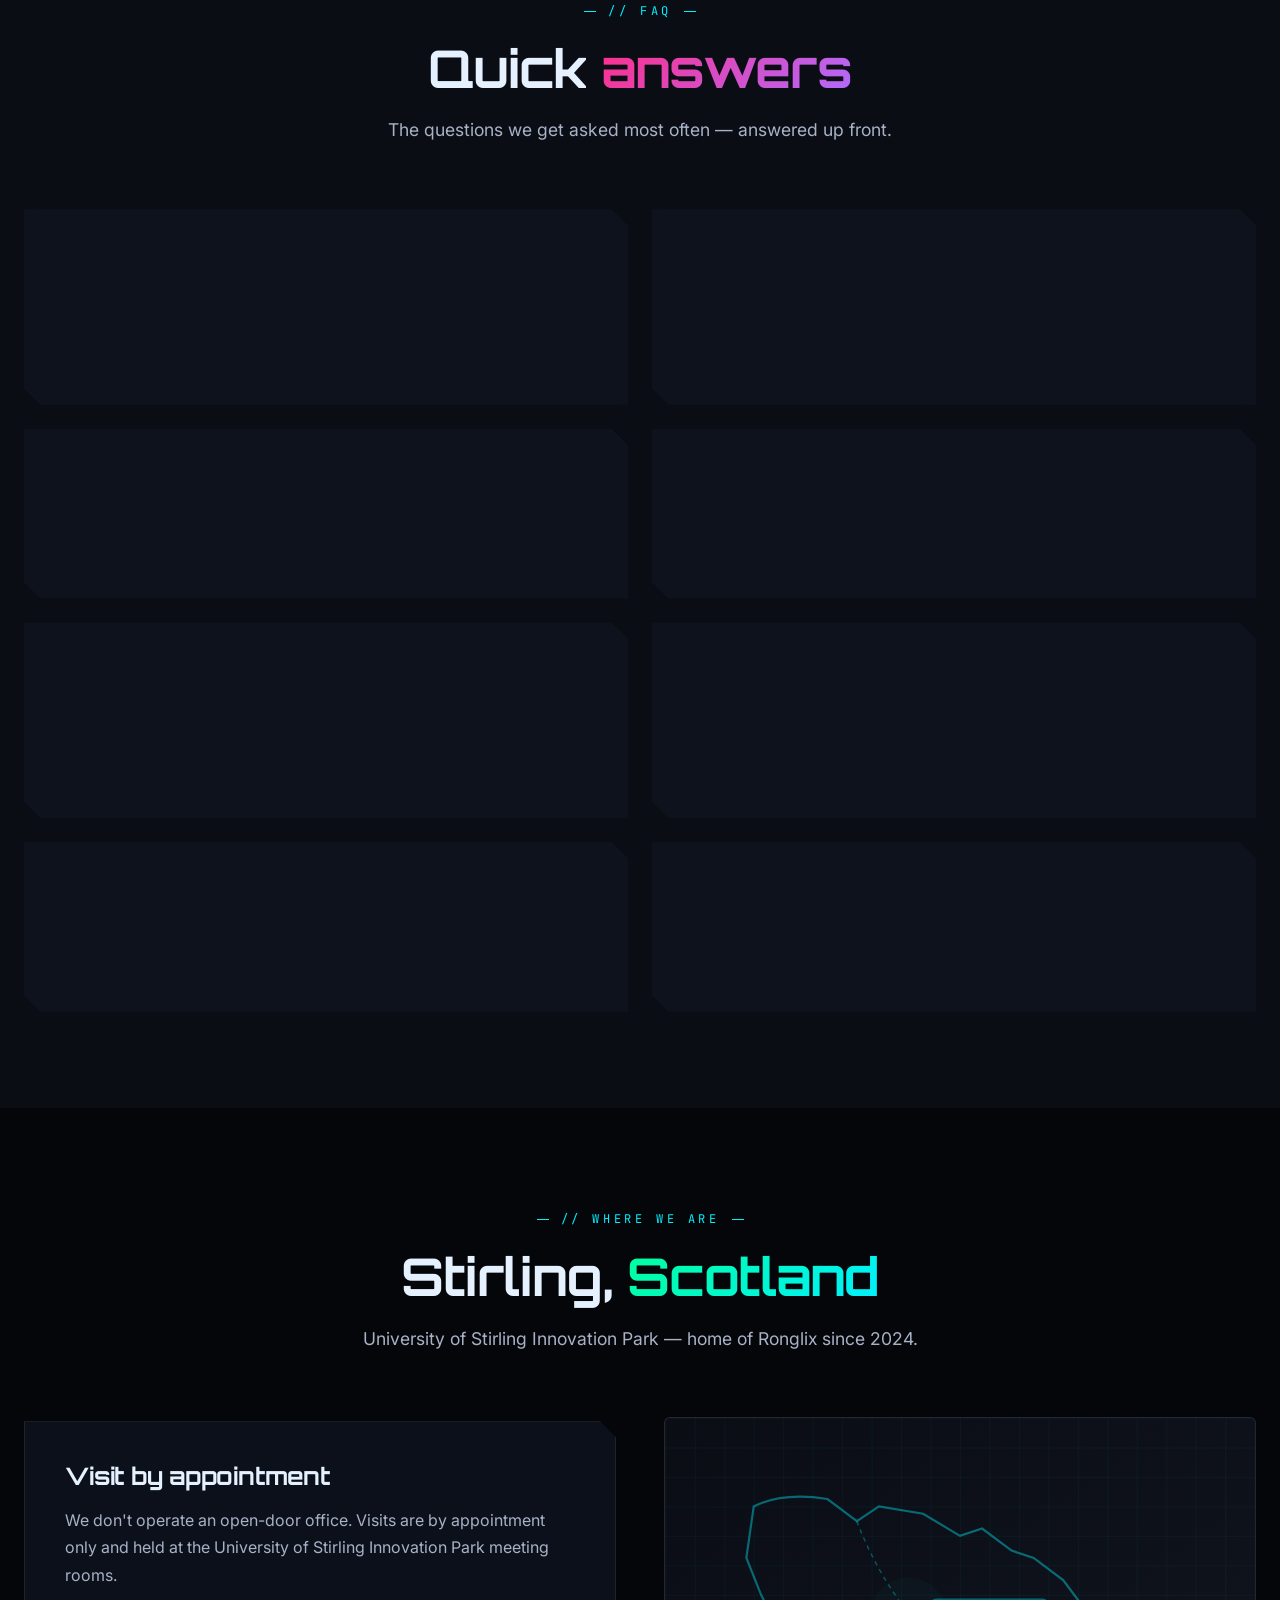
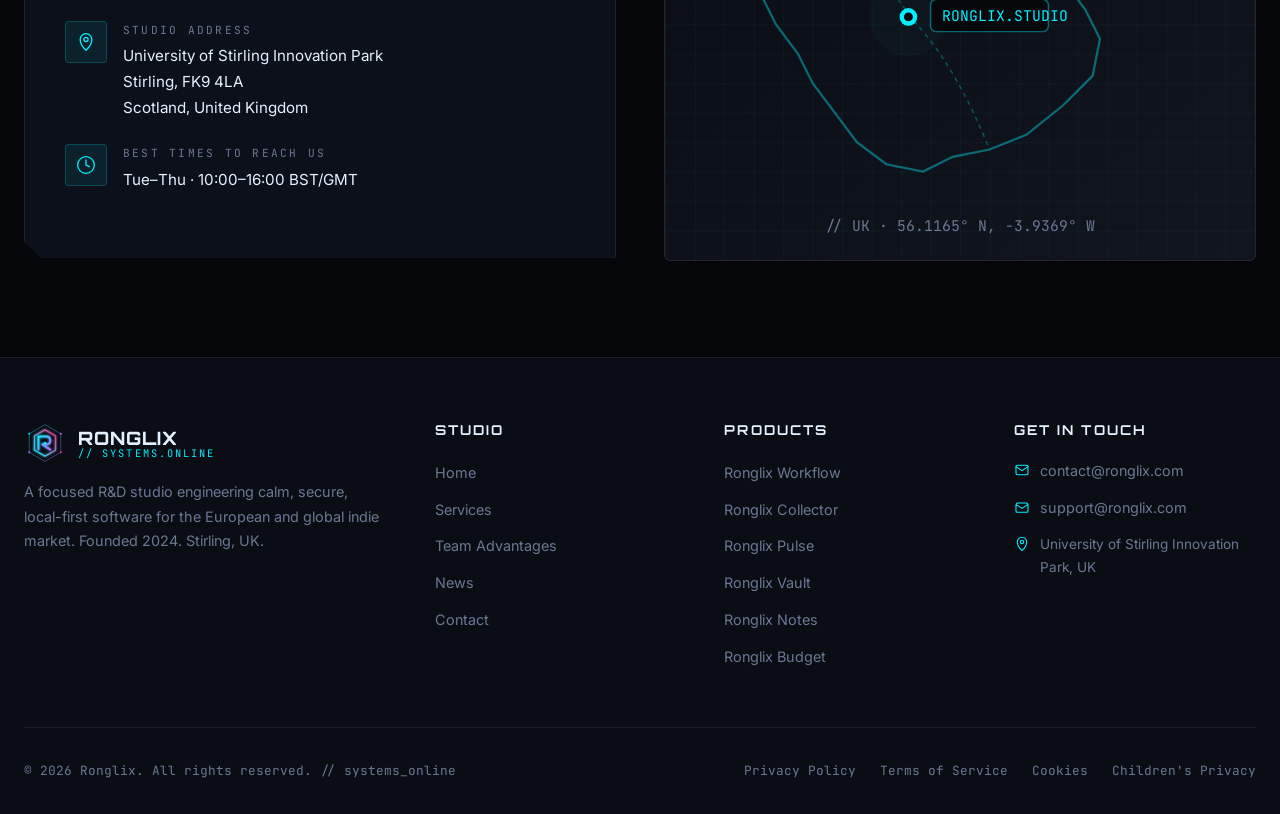
<file: contact.html>
<!DOCTYPE html>
<html lang="en">
<head>
    <meta charset="UTF-8">
    <meta http-equiv="X-UA-Compatible" content="IE=edge">
    <meta name="viewport" content="width=device-width, initial-scale=1.0">

    <title>Contact — Ronglix · Talk to Engineering</title>
    <meta name="description" content="Get in touch with Ronglix: contact@ronglix.com for business, support@ronglix.com for app support. Located at University of Stirling Innovation Park, UK. We reply within one working day.">
    <meta name="keywords" content="ronglix contact, contact ronglix, hire software studio, uk software studio, stirling software team, indie studio contact">
    <meta name="author" content="Ronglix">
    <meta name="robots" content="index, follow">
    <meta name="theme-color" content="#05060a">

    <meta property="og:type" content="website">
    <meta property="og:url" content="https://ronglix.com/contact.html">
    <meta property="og:title" content="Contact — Ronglix">
    <meta property="og:description" content="Get in touch with Ronglix: contact@ronglix.com / support@ronglix.com.">
    <meta property="og:image" content="https://ronglix.com/images/generated/banner-tech.png">
    <meta property="og:locale" content="en_US">
    <meta property="og:site_name" content="Ronglix">

    <meta name="twitter:card" content="summary_large_image">
    <meta name="twitter:title" content="Contact — Ronglix">
    <meta name="twitter:description" content="Get in touch with Ronglix.">

    <link rel="canonical" href="https://ronglix.com/contact.html">
    <link rel="alternate" hreflang="en" href="https://ronglix.com/contact.html">

    <link rel="icon" type="image/svg+xml" href="images/favicon.svg">
    <link rel="apple-touch-icon" href="images/favicon.svg">

    <link rel="preconnect" href="https://fonts.googleapis.com">
    <link rel="preconnect" href="https://fonts.gstatic.com" crossorigin>
    <link rel="stylesheet" href="https://fonts.googleapis.com/css2?family=Orbitron:wght@500;700;800;900&family=JetBrains+Mono:wght@400;500;700&family=Inter:wght@300;400;500;600;700&display=swap">

    <link rel="stylesheet" href="css/main.css">
    <link rel="stylesheet" href="css/animations.css">
    <link rel="stylesheet" href="css/responsive.css">

    <script type="application/ld+json">
    {
        "@context":"https://schema.org",
        "@type":"ContactPage",
        "url":"https://ronglix.com/contact.html",
        "name":"Contact Ronglix",
        "mainEntity":{"@type":"Organization","name":"Ronglix","url":"https://ronglix.com"}
    }
    </script>
</head>
<body>
    <a href="#main" class="skip-link" style="position:absolute;left:-9999px;top:0;background:#00f0ff;color:#05060a;padding:8px 14px;z-index:9999;">Skip to content</a>

    <div class="loader" aria-hidden="true">
        <div class="loader-inner">
            <img class="loader-logo" src="images/logo.svg" alt="">
            <div class="loader-text">opening channel</div>
        </div>
    </div>
    <div class="scanlines" aria-hidden="true"></div>

    <!-- HEADER -->
    <header class="site-header" role="banner">
        <div class="header-inner">
            <a href="index.html" class="brand" aria-label="Ronglix home">
                <img class="brand-logo" src="images/logo.svg" alt="">
                <span class="brand-text">
                    <span class="brand-name">RONGLIX</span>
                    <span class="brand-tag">// systems.online</span>
                </span>
            </a>
            <nav class="main-nav" role="navigation" aria-label="Main navigation">
                <a class="nav-link" href="index.html">Home</a>
                <a class="nav-link" href="services.html">Services</a>
                <a class="nav-link" href="advantages.html">Team</a>
                <a class="nav-link" href="news.html">News</a>
                <a class="nav-link" href="contact.html">Contact</a>
                <a class="btn btn-outline nav-cta" href="contact.html">
                    <svg width="16" height="16" aria-hidden="true"><use href="images/icons/sprite.svg#i-zap"/></svg>
                    Start a project
                </a>
            </nav>
            <button class="nav-toggle" aria-label="Open menu" aria-expanded="false">
                <svg class="icon-open" width="22" height="22" aria-hidden="true"><use href="images/icons/sprite.svg#i-menu"/></svg>
                <svg class="icon-close" width="22" height="22" aria-hidden="true" style="display:none"><use href="images/icons/sprite.svg#i-close"/></svg>
            </button>
        </div>
    </header>

    <main id="main" class="page-fade-in">

        <!-- PAGE HERO -->
        <section class="page-hero">
            <div class="hero-bg" aria-hidden="true" style="opacity:0.5">
                <canvas id="hero-network"></canvas>
                <div class="hero-orb hero-orb-1"></div>
                <div class="hero-orb hero-orb-2"></div>
            </div>
            <div class="container">
                <div class="breadcrumb">
                    <a href="index.html">Home</a>
                    <span class="sep">/</span>
                    <span>Contact</span>
                </div>
                <span class="section-eyebrow">// open channel</span>
                <h1>Let's <span class="text-gradient">build something</span> quiet.</h1>
                <p>
                    Send a brief, ask a question, or request a privacy audit. We reply to every
                    email within one working day — UK time, English language, no auto-responders.
                </p>
            </div>
        </section>

        <!-- CONTACT FORM & INFO -->
        <section class="section">
            <div class="container">
                <div class="contact-wrap">
                    <!-- Info column -->
                    <aside class="contact-info reveal">
                        <h3>Direct channels</h3>
                        <p>Choose the right inbox for your message. We try to respond within 24 hours during UK business days.</p>

                        <ul class="contact-list">
                            <li>
                                <span class="icon">
                                    <svg aria-hidden="true"><use href="images/icons/sprite.svg#i-mail"/></svg>
                                </span>
                                <div>
                                    <div class="label">Business inquiries</div>
                                    <div class="value"><a href="mailto:contact@ronglix.com">contact@ronglix.com</a></div>
                                </div>
                            </li>
                            <li>
                                <span class="icon">
                                    <svg aria-hidden="true"><use href="images/icons/sprite.svg#i-mail-support"/></svg>
                                </span>
                                <div>
                                    <div class="label">App & customer support</div>
                                    <div class="value"><a href="mailto:support@ronglix.com">support@ronglix.com</a></div>
                                </div>
                            </li>
                            <li>
                                <span class="icon">
                                    <svg aria-hidden="true"><use href="images/icons/sprite.svg#i-pin"/></svg>
                                </span>
                                <div>
                                    <div class="label">Studio address</div>
                                    <div class="value">University of Stirling Innovation Park<br>Stirling, Scotland, UK</div>
                                </div>
                            </li>
                            <li>
                                <span class="icon">
                                    <svg aria-hidden="true"><use href="images/icons/sprite.svg#i-clock"/></svg>
                                </span>
                                <div>
                                    <div class="label">Office hours</div>
                                    <div class="value">Mon–Fri · 09:00–17:00 GMT/BST<br>Closed UK bank holidays</div>
                                </div>
                            </li>
                            <li>
                                <span class="icon">
                                    <svg aria-hidden="true"><use href="images/icons/sprite.svg#i-globe"/></svg>
                                </span>
                                <div>
                                    <div class="label">Working language</div>
                                    <div class="value">English (UK)</div>
                                </div>
                            </li>
                            <li>
                                <span class="icon">
                                    <svg aria-hidden="true"><use href="images/icons/sprite.svg#i-shield"/></svg>
                                </span>
                                <div>
                                    <div class="label">Privacy contact</div>
                                    <div class="value">For privacy requests, email contact@ronglix.com with subject "Privacy Request".</div>
                                </div>
                            </li>
                        </ul>

                        <div class="callout" style="margin-top:1.5rem;padding:1rem;border:1px solid var(--border-primary);background:rgba(0,240,255,0.05);border-radius:4px;">
                            <p style="font-size:0.85rem;margin:0;">
                                <strong style="color:var(--accent-cyan)">// secure:</strong> For confidential
                                briefs, ask for our PGP key in your first email and we'll send it back.
                            </p>
                        </div>
                    </aside>

                    <!-- Form column -->
                    <form class="contact-form reveal delay-1" data-form>
                        <h3 style="margin-bottom:1.5rem;">Send a brief</h3>

                        <div class="form-row">
                            <div class="form-group">
                                <label for="contact-name">Your name</label>
                                <input id="contact-name" name="name" type="text" class="form-control" placeholder="Alex Smith" required autocomplete="name">
                            </div>
                            <div class="form-group">
                                <label for="contact-company">Company / Studio</label>
                                <input id="contact-company" name="company" type="text" class="form-control" placeholder="Optional" autocomplete="organization">
                            </div>
                        </div>

                        <div class="form-row">
                            <div class="form-group">
                                <label for="contact-email">Email</label>
                                <input id="contact-email" name="email" type="email" class="form-control" placeholder="you@studio.com" required autocomplete="email">
                            </div>
                            <div class="form-group">
                                <label for="contact-role">Your role</label>
                                <select id="contact-role" name="role" class="form-control">
                                    <option>Founder / CEO</option>
                                    <option>Product Manager</option>
                                    <option>Engineer</option>
                                    <option>Designer</option>
                                    <option>Privacy / Legal</option>
                                    <option>Other</option>
                                </select>
                            </div>
                        </div>

                        <div class="form-group">
                            <label for="contact-type">What are you looking for?</label>
                            <select id="contact-type" name="type" class="form-control">
                                <option>Custom iOS app</option>
                                <option>Custom Android app</option>
                                <option>Privacy audit / review</option>
                                <option>Design & UX</option>
                                <option>Embedded team augmentation</option>
                                <option>Press / media inquiry</option>
                                <option>Other</option>
                            </select>
                        </div>

                        <div class="form-row">
                            <div class="form-group">
                                <label for="contact-budget">Budget range</label>
                                <select id="contact-budget" name="budget" class="form-control">
                                    <option>Under £10k</option>
                                    <option>£10k – £30k</option>
                                    <option>£30k – £80k</option>
                                    <option>£80k+</option>
                                    <option>Not sure yet</option>
                                </select>
                            </div>
                            <div class="form-group">
                                <label for="contact-timeline">Ideal start</label>
                                <select id="contact-timeline" name="timeline" class="form-control">
                                    <option>Immediately</option>
                                    <option>Within 1 month</option>
                                    <option>1–3 months</option>
                                    <option>3–6 months</option>
                                    <option>Just exploring</option>
                                </select>
                            </div>
                        </div>

                        <div class="form-group">
                            <label for="contact-message">Tell us about the project</label>
                            <textarea id="contact-message" name="message" class="form-control" placeholder="Two paragraphs is enough. What's the problem, who's it for, and what does success look like?" required></textarea>
                            <div class="form-note">We won't share this with anyone. We'll only use it to respond.</div>
                        </div>

                        <div class="form-group">
                            <label style="display:flex;align-items:center;gap:0.5rem;font-family:var(--font-sans);font-size:0.85rem;color:var(--text-secondary);letter-spacing:normal;text-transform:none;">
                                <input type="checkbox" name="consent" required>
                                I agree to the <a href="privacy.html">privacy policy</a> and understand my message will be stored to respond.
                            </label>
                        </div>

                        <div class="form-group">
                            <button type="submit" class="btn btn-primary">
                                Send message
                                <svg width="16" height="16" aria-hidden="true"><use href="images/icons/sprite.svg#i-arrow-right"/></svg>
                            </button>
                            <div class="form-status" aria-live="polite"></div>
                        </div>
                    </form>
                </div>
            </div>
        </section>

        <!-- FAQ -->
        <section class="section" style="background:var(--bg-secondary);">
            <div class="container">
                <div class="section-header">
                    <span class="section-eyebrow">// FAQ</span>
                    <h2 class="section-title">Quick <span class="text-gradient-2">answers</span></h2>
                    <p class="section-subtitle">The questions we get asked most often — answered up front.</p>
                </div>

                <div class="grid grid-2 mt-5">
                    <div class="card reveal">
                        <h3 class="card-title">What size of team do you take?</h3>
                        <p class="card-desc">Solo founders, indie studios of 3–12, and product teams of 20–60. We rarely work with agencies — we prefer to be your external team, not a sub-contractor.</p>
                    </div>
                    <div class="card reveal delay-1">
                        <h3 class="card-title">Do you do equity / sweat equity?</h3>
                        <p class="card-desc">Occasionally, for the right early-stage studio with a sharp problem and a credible founder. We take cash-first by default — equity only after trust is built.</p>
                    </div>
                    <div class="card reveal">
                        <h3 class="card-title">What's your typical response time?</h3>
                        <p class="card-desc">One working day during UK business hours. We answer every email ourselves — no auto-responders, no SDR funnels.</p>
                    </div>
                    <div class="card reveal delay-1">
                        <h3 class="card-title">Can you sign an NDA before we chat?</h3>
                        <p class="card-desc">Yes — our standard mutual NDA is one click away. For deeper confidentiality we use PGP and Signal.</p>
                    </div>
                    <div class="card reveal">
                        <h3 class="card-title">Do you maintain the code afterwards?</h3>
                        <p class="card-desc">Yes — our Care Plan covers OS updates, store submissions, dependency upgrades, and a small monthly feature budget. We don't disappear after launch.</p>
                    </div>
                    <div class="card reveal delay-1">
                        <h3 class="card-title">Where do you work?</h3>
                        <p class="card-desc">University of Stirling Innovation Park in Scotland. UK timezone, EU holidays. Most collaboration is async, with weekly live demos.</p>
                    </div>
                    <div class="card reveal">
                        <h3 class="card-title">Do you publish code?</h3>
                        <p class="card-desc">We open-source internal tools when they're useful to others (DSP graphs, motion libraries). Client code stays private unless you choose otherwise.</p>
                    </div>
                    <div class="card reveal delay-1">
                        <h3 class="card-title">How do you handle IP?</h3>
                        <p class="card-desc">Full source code and IP transfer at the end of every engagement. We sign your agreement, not ours. We're not in the business of owning your work.</p>
                    </div>
                </div>
            </div>
        </section>

        <!-- MAP / LOCATION -->
        <section class="section">
            <div class="container">
                <div class="section-header">
                    <span class="section-eyebrow">// where we are</span>
                    <h2 class="section-title">Stirling, <span class="text-gradient-3">Scotland</span></h2>
                    <p class="section-subtitle">University of Stirling Innovation Park — home of Ronglix since 2024.</p>
                </div>

                <div class="grid grid-2 mt-5" style="align-items:center;gap:3rem;">
                    <div class="reveal">
                        <div class="contact-info" style="text-align:left;">
                            <h3>Visit by appointment</h3>
                            <p>We don't operate an open-door office. Visits are by appointment only and held at the University of Stirling Innovation Park meeting rooms.</p>
                            <ul class="contact-list mt-3">
                                <li>
                                    <span class="icon"><svg aria-hidden="true"><use href="images/icons/sprite.svg#i-pin"/></svg></span>
                                    <div>
                                        <div class="label">Studio address</div>
                                        <div class="value">University of Stirling Innovation Park<br>Stirling, FK9 4LA<br>Scotland, United Kingdom</div>
                                    </div>
                                </li>
                                <li>
                                    <span class="icon"><svg aria-hidden="true"><use href="images/icons/sprite.svg#i-clock"/></svg></span>
                                    <div>
                                        <div class="label">Best times to reach us</div>
                                        <div class="value">Tue–Thu · 10:00–16:00 BST/GMT</div>
                                    </div>
                                </li>
                            </ul>
                        </div>
                    </div>

                    <div class="reveal delay-2">
                        <div style="position:relative;aspect-ratio:4/3;background:var(--bg-tertiary);border:1px solid var(--border-soft);border-radius:6px;overflow:hidden;">
                            <svg viewBox="0 0 400 300" style="width:100%;height:100%;" aria-hidden="true">
                                <defs>
                                    <pattern id="grid-pat" width="20" height="20" patternUnits="userSpaceOnUse">
                                        <path d="M 20 0 L 0 0 0 20" fill="none" stroke="rgba(0,240,255,0.1)" stroke-width="0.5"/>
                                    </pattern>
                                    <linearGradient id="map-grad" x1="0" y1="0" x2="1" y2="1">
                                        <stop offset="0%" stop-color="#0a0d14"/>
                                        <stop offset="100%" stop-color="#11151f"/>
                                    </linearGradient>
                                </defs>
                                <rect width="400" height="300" fill="url(#map-grad)"/>
                                <rect width="400" height="300" fill="url(#grid-pat)"/>
                                <!-- Stylised UK outline -->
                                <path d="M 60 60 Q 80 50 110 55 L 130 70 L 145 60 L 175 65 L 200 80 L 215 75 L 235 90 L 250 95 L 270 110 L 285 130 L 295 150 L 290 175 L 270 195 L 245 215 L 220 225 L 195 230 L 175 240 L 150 235 L 130 220 L 115 200 L 100 180 L 90 160 L 75 140 L 65 120 L 55 95 Z" fill="none" stroke="rgba(0,240,255,0.4)" stroke-width="1.5"/>
                                <!-- Rivers -->
                                <path d="M 130 70 Q 145 110 175 145 Q 200 175 220 225" fill="none" stroke="rgba(0,240,255,0.3)" stroke-width="1" stroke-dasharray="3,3"/>
                                <!-- Stirling marker -->
                                <g transform="translate(165, 135)">
                                    <circle r="20" fill="rgba(0,240,255,0.15)">
                                        <animate attributeName="r" values="15;30;15" dur="3s" repeatCount="indefinite"/>
                                        <animate attributeName="opacity" values="0.6;0;0.6" dur="3s" repeatCount="indefinite"/>
                                    </circle>
                                    <circle r="6" fill="#00f0ff"/>
                                    <circle r="3" fill="#05060a"/>
                                </g>
                                <!-- Label -->
                                <g transform="translate(180, 135)">
                                    <rect x="0" y="-12" width="80" height="22" rx="4" fill="rgba(5,6,10,0.85)" stroke="rgba(0,240,255,0.4)"/>
                                    <text x="8" y="3" fill="#00f0ff" font-family="JetBrains Mono, monospace" font-size="10">RONGLIX.STUDIO</text>
                                </g>
                                <text x="200" y="280" fill="#6b7894" font-family="JetBrains Mono, monospace" font-size="10" text-anchor="middle">// UK · 56.1165° N, -3.9369° W</text>
                            </svg>
                        </div>
                    </div>
                </div>
            </div>
        </section>
    </main>

    <!-- FOOTER -->
    <footer class="site-footer" role="contentinfo">
        <div class="container">
            <div class="footer-grid">
                <div class="footer-brand">
                    <a href="index.html" class="brand">
                        <img class="brand-logo" src="images/logo.svg" alt="">
                        <span class="brand-text">
                            <span class="brand-name">RONGLIX</span>
                            <span class="brand-tag">// systems.online</span>
                        </span>
                    </a>
                    <p class="footer-about mt-2">A focused R&D studio engineering calm, secure, local-first software for the European and global indie market. Founded 2024. Stirling, UK.</p>
                </div>
                <div class="footer-col">
                    <h5>Studio</h5>
                    <ul>
                        <li><a href="index.html">Home</a></li>
                        <li><a href="services.html">Services</a></li>
                        <li><a href="advantages.html">Team Advantages</a></li>
                        <li><a href="news.html">News</a></li>
                        <li><a href="contact.html">Contact</a></li>
                    </ul>
                </div>
                <div class="footer-col">
                    <h5>Products</h5>
                    <ul>
                        <li><a href="services.html#workflow">Ronglix Workflow</a></li>
                        <li><a href="services.html#collector">Ronglix Collector</a></li>
                        <li><a href="services.html#pulse">Ronglix Pulse</a></li>
                        <li><a href="services.html#vault">Ronglix Vault</a></li>
                        <li><a href="services.html#notes">Ronglix Notes</a></li>
                        <li><a href="services.html#budget">Ronglix Budget</a></li>
                    </ul>
                </div>
                <div class="footer-col">
                    <h5>Get in touch</h5>
                    <div class="footer-contact-item">
                        <svg aria-hidden="true"><use href="images/icons/sprite.svg#i-mail"/></svg>
                        <a href="mailto:contact@ronglix.com">contact@ronglix.com</a>
                    </div>
                    <div class="footer-contact-item">
                        <svg aria-hidden="true"><use href="images/icons/sprite.svg#i-mail-support"/></svg>
                        <a href="mailto:support@ronglix.com">support@ronglix.com</a>
                    </div>
                    <div class="footer-contact-item">
                        <svg aria-hidden="true"><use href="images/icons/sprite.svg#i-pin"/></svg>
                        <span>University of Stirling Innovation Park, UK</span>
                    </div>
                </div>
            </div>
            <div class="footer-bottom">
                <div class="footer-copyright">© <span data-year>2026</span> Ronglix. All rights reserved. // systems_online</div>
                <div class="footer-legal">
                    <a href="privacy.html">Privacy Policy</a>
                    <a href="terms.html">Terms of Service</a>
                    <a href="privacy.html#cookies">Cookies</a>
                    <a href="privacy.html#children">Children's Privacy</a>
                </div>
            </div>
        </div>
    </footer>

    <button class="back-top" aria-label="Back to top">
        <svg aria-hidden="true"><use href="images/icons/sprite.svg#i-arrow-right" style="transform:rotate(-90deg)"/></svg>
    </button>

    <script src="js/main.js"></script>
    <script src="js/animations.js"></script>
</body>
</html>
</file>
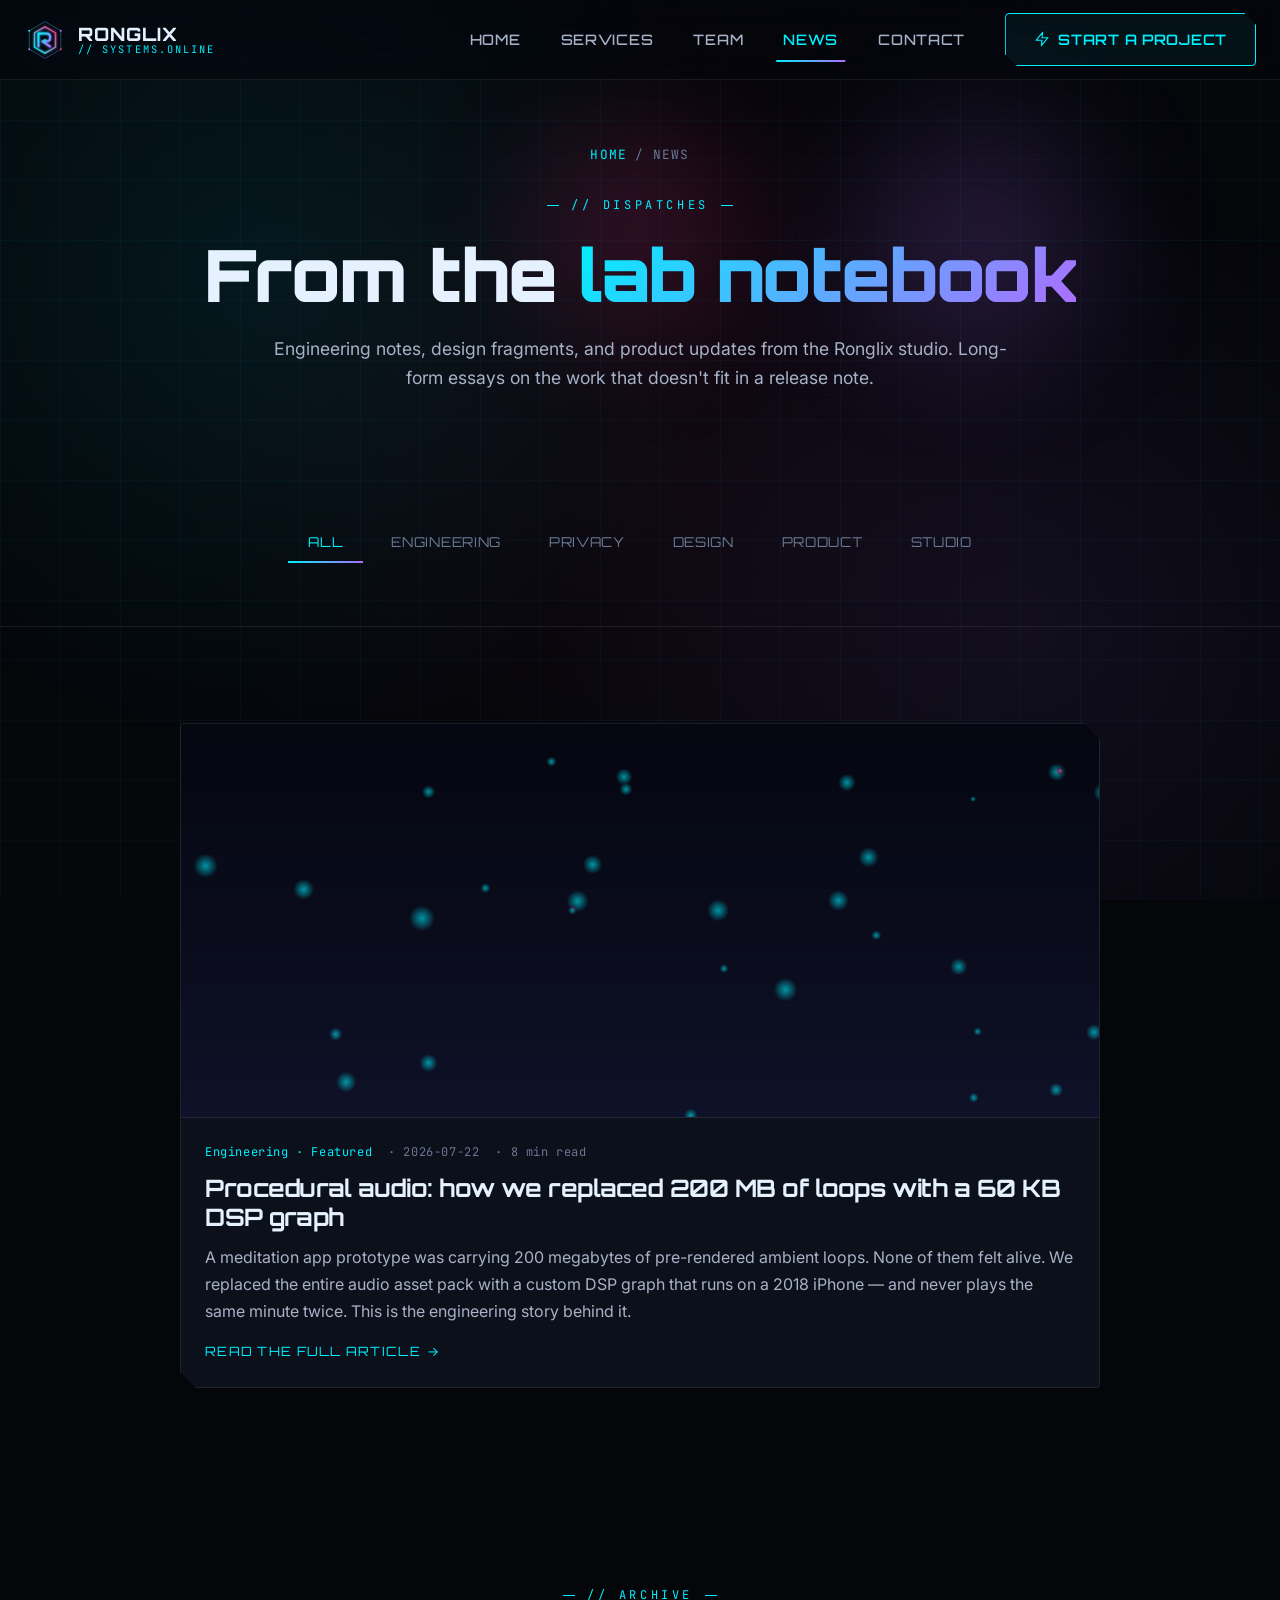
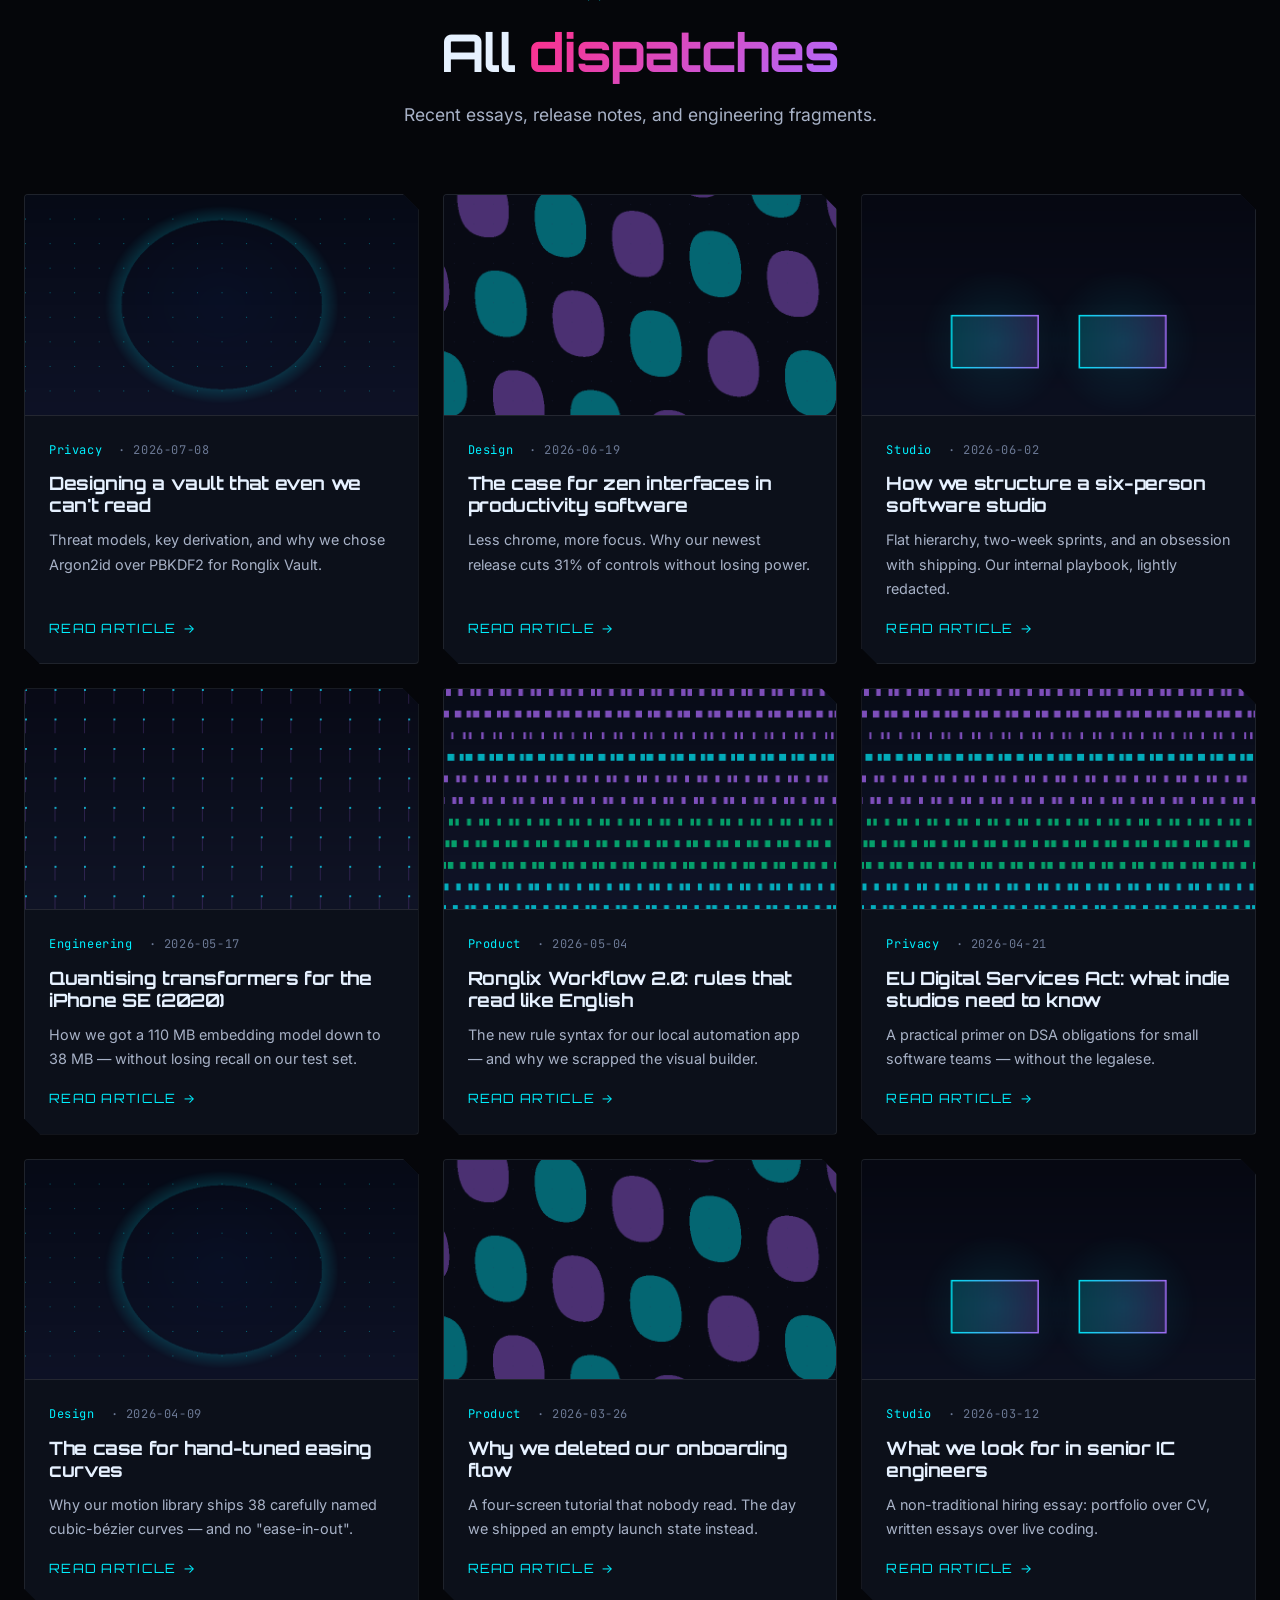
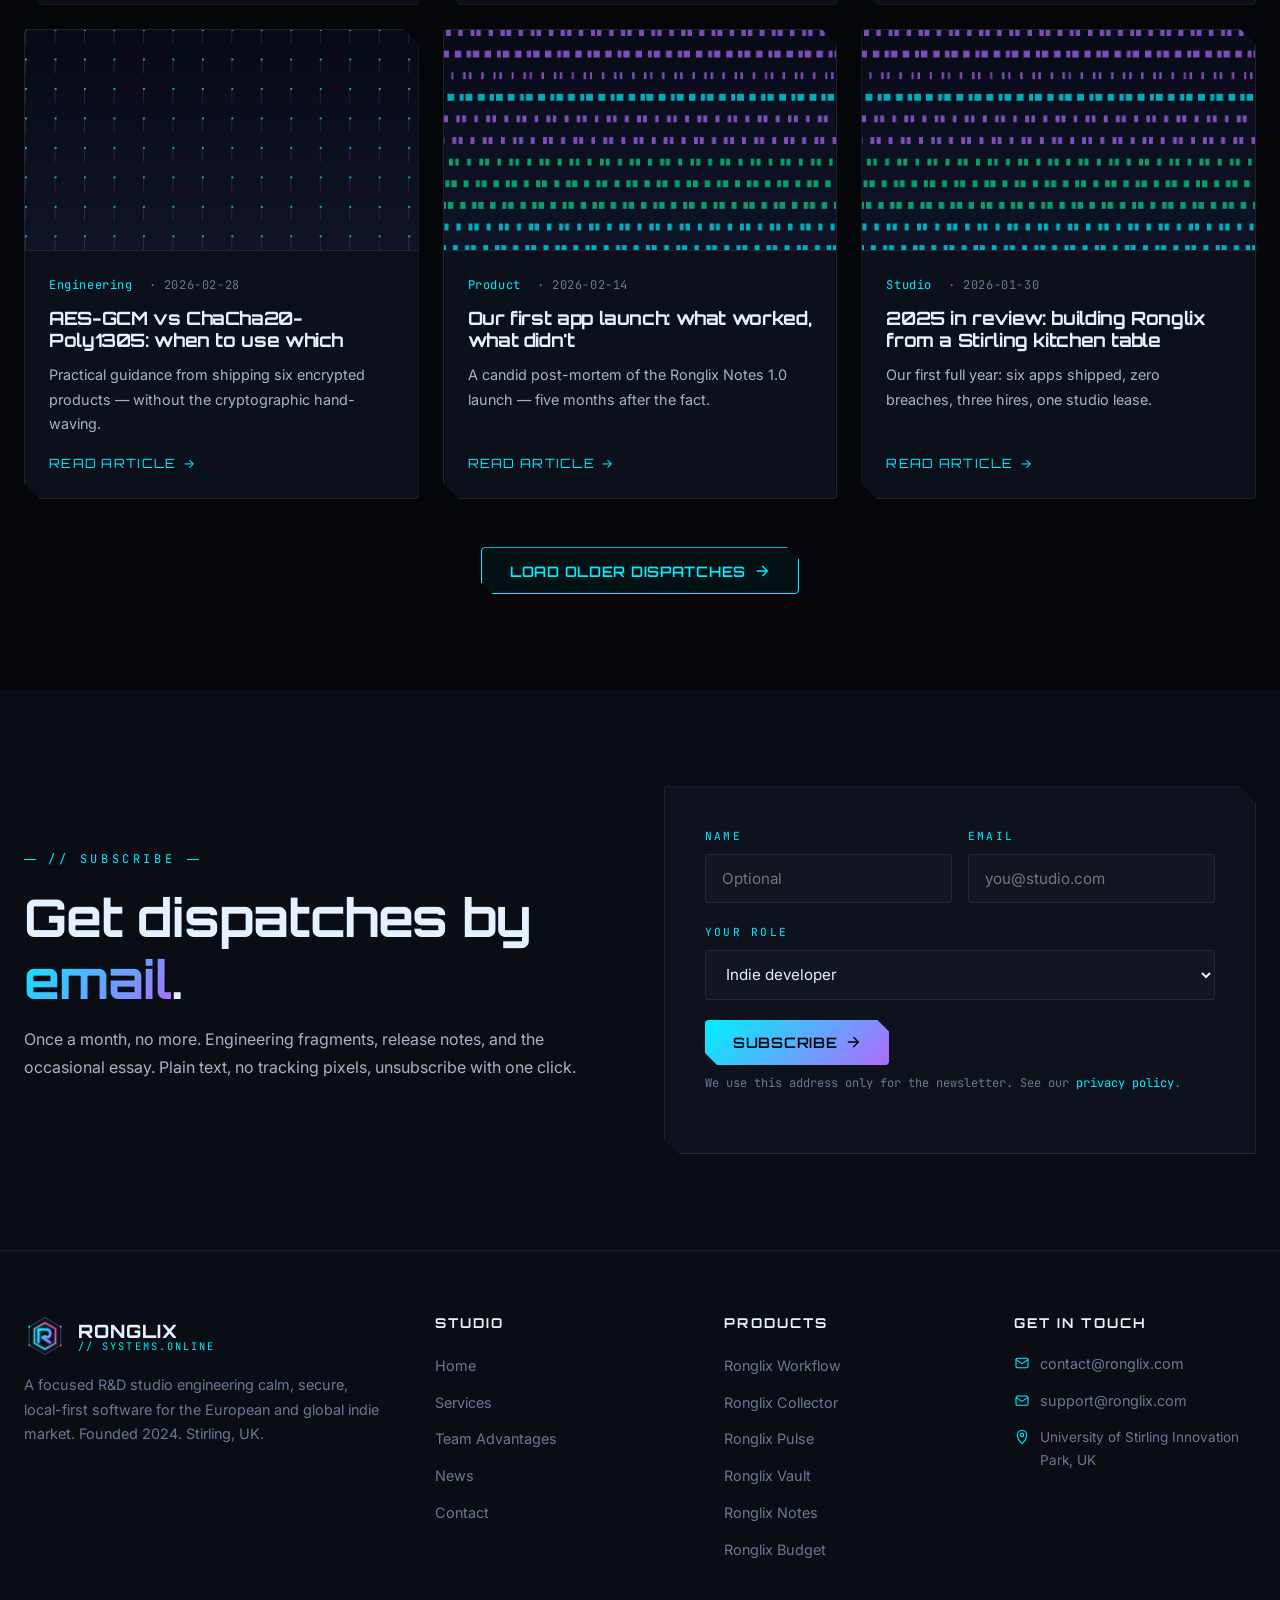
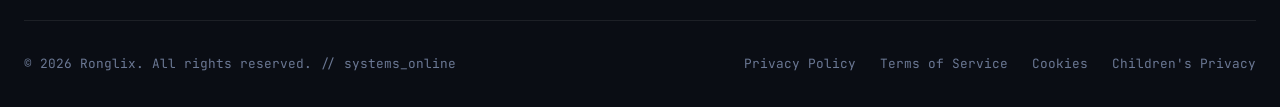
<file: news.html>
<!DOCTYPE html>
<html lang="en">
<head>
    <meta charset="UTF-8">
    <meta http-equiv="X-UA-Compatible" content="IE=edge">
    <meta name="viewport" content="width=device-width, initial-scale=1.0">

    <title>News & Dispatches — Ronglix · Engineering Notes & Product Updates</title>
    <meta name="description" content="Engineering notes, design fragments, and product updates from the Ronglix studio. Read about our privacy research, procedural audio work, and product launches.">
    <meta name="keywords" content="ronglix news, software studio blog, engineering notes, privacy research, indie studio updates">
    <meta name="author" content="Ronglix">
    <meta name="robots" content="index, follow">
    <meta name="theme-color" content="#05060a">

    <meta property="og:type" content="website">
    <meta property="og:url" content="https://ronglix.com/news.html">
    <meta property="og:title" content="News & Dispatches — Ronglix">
    <meta property="og:description" content="Engineering notes, design fragments, and product updates.">
    <meta property="og:image" content="https://ronglix.com/images/generated/banner-tech.png">
    <meta property="og:locale" content="en_US">
    <meta property="og:site_name" content="Ronglix">

    <meta name="twitter:card" content="summary_large_image">
    <meta name="twitter:title" content="News & Dispatches — Ronglix">
    <meta name="twitter:description" content="Engineering notes, design fragments, and product updates.">

    <link rel="canonical" href="https://ronglix.com/news.html">
    <link rel="alternate" hreflang="en" href="https://ronglix.com/news.html">

    <link rel="icon" type="image/svg+xml" href="images/favicon.svg">
    <link rel="apple-touch-icon" href="images/favicon.svg">

    <link rel="preconnect" href="https://fonts.googleapis.com">
    <link rel="preconnect" href="https://fonts.gstatic.com" crossorigin>
    <link rel="stylesheet" href="https://fonts.googleapis.com/css2?family=Orbitron:wght@500;700;800;900&family=JetBrains+Mono:wght@400;500;700&family=Inter:wght@300;400;500;600;700&display=swap">

    <link rel="stylesheet" href="css/main.css">
    <link rel="stylesheet" href="css/animations.css">
    <link rel="stylesheet" href="css/responsive.css">

    <script type="application/ld+json">
    {
        "@context":"https://schema.org",
        "@type":"Blog",
        "name":"Ronglix Dispatches",
        "url":"https://ronglix.com/news.html",
        "publisher":{"@type":"Organization","name":"Ronglix","url":"https://ronglix.com"}
    }
    </script>
</head>
<body>
    <a href="#main" class="skip-link" style="position:absolute;left:-9999px;top:0;background:#00f0ff;color:#05060a;padding:8px 14px;z-index:9999;">Skip to content</a>

    <div class="loader" aria-hidden="true">
        <div class="loader-inner">
            <img class="loader-logo" src="images/logo.svg" alt="">
            <div class="loader-text">loading dispatches</div>
        </div>
    </div>
    <div class="scanlines" aria-hidden="true"></div>

    <!-- HEADER -->
    <header class="site-header" role="banner">
        <div class="header-inner">
            <a href="index.html" class="brand" aria-label="Ronglix home">
                <img class="brand-logo" src="images/logo.svg" alt="">
                <span class="brand-text">
                    <span class="brand-name">RONGLIX</span>
                    <span class="brand-tag">// systems.online</span>
                </span>
            </a>
            <nav class="main-nav" role="navigation" aria-label="Main navigation">
                <a class="nav-link" href="index.html">Home</a>
                <a class="nav-link" href="services.html">Services</a>
                <a class="nav-link" href="advantages.html">Team</a>
                <a class="nav-link" href="news.html">News</a>
                <a class="nav-link" href="contact.html">Contact</a>
                <a class="btn btn-outline nav-cta" href="contact.html">
                    <svg width="16" height="16" aria-hidden="true"><use href="images/icons/sprite.svg#i-zap"/></svg>
                    Start a project
                </a>
            </nav>
            <button class="nav-toggle" aria-label="Open menu" aria-expanded="false">
                <svg class="icon-open" width="22" height="22" aria-hidden="true"><use href="images/icons/sprite.svg#i-menu"/></svg>
                <svg class="icon-close" width="22" height="22" aria-hidden="true" style="display:none"><use href="images/icons/sprite.svg#i-close"/></svg>
            </button>
        </div>
    </header>

    <main id="main" class="page-fade-in">

        <!-- PAGE HERO -->
        <section class="page-hero">
            <div class="hero-bg" aria-hidden="true" style="opacity:0.5">
                <canvas id="hero-network"></canvas>
                <div class="hero-orb hero-orb-2"></div>
                <div class="hero-orb hero-orb-3"></div>
            </div>
            <div class="container">
                <div class="breadcrumb">
                    <a href="index.html">Home</a>
                    <span class="sep">/</span>
                    <span>News</span>
                </div>
                <span class="section-eyebrow">// dispatches</span>
                <h1>From the <span class="text-gradient">lab notebook</span></h1>
                <p>
                    Engineering notes, design fragments, and product updates from the Ronglix studio.
                    Long-form essays on the work that doesn't fit in a release note.
                </p>
            </div>
        </section>

        <!-- CATEGORY FILTER -->
        <section class="section-sm" style="border-bottom:1px solid var(--border-soft);">
            <div class="container">
                <div class="tabs-nav" role="tablist" style="justify-content:center;border:none;margin:0;">
                    <button class="tab-btn active" data-tab="all">All</button>
                    <button class="tab-btn" data-tab="engineering">Engineering</button>
                    <button class="tab-btn" data-tab="privacy">Privacy</button>
                    <button class="tab-btn" data-tab="design">Design</button>
                    <button class="tab-btn" data-tab="product">Product</button>
                    <button class="tab-btn" data-tab="studio">Studio</button>
                </div>
            </div>
        </section>

        <!-- FEATURED ARTICLE -->
        <section class="section">
            <div class="container">
                <article class="news-card reveal" style="max-width:920px;margin:0 auto;">
                    <a href="#article-1" class="news-thumb" style="aspect-ratio:21/9;">
                        <img src="images/generated/banner-tech.png" alt="Procedural audio featured article" loading="lazy">
                    </a>
                    <div class="news-content">
                        <div class="news-meta">
                            <span class="tag">Engineering · Featured</span>
                            <span>· 2026-07-22</span>
                            <span>· 8 min read</span>
                        </div>
                        <h3 style="font-size:1.5rem;">Procedural audio: how we replaced 200 MB of loops with a 60 KB DSP graph</h3>
                        <p style="font-size:1rem;">
                            A meditation app prototype was carrying 200 megabytes of pre-rendered
                            ambient loops. None of them felt alive. We replaced the entire audio
                            asset pack with a custom DSP graph that runs on a 2018 iPhone — and never
                            plays the same minute twice. This is the engineering story behind it.
                        </p>
                        <a href="#article-1" class="news-link">Read the full article</a>
                    </div>
                </article>
            </div>
        </section>

        <!-- ALL DISPATCHES -->
        <section class="section">
            <div class="container">
                <div class="section-header">
                    <span class="section-eyebrow">// archive</span>
                    <h2 class="section-title">All <span class="text-gradient-2">dispatches</span></h2>
                    <p class="section-subtitle">Recent essays, release notes, and engineering fragments.</p>
                </div>

                <div class="grid grid-3 mt-5">
                    <article class="news-card reveal">
                        <a href="#article-2" class="news-thumb">
                            <img src="images/generated/news-2.png" alt="Vault privacy article thumbnail" loading="lazy">
                        </a>
                        <div class="news-content">
                            <div class="news-meta">
                                <span class="tag">Privacy</span>
                                <span>· 2026-07-08</span>
                            </div>
                            <h3>Designing a vault that even we can't read</h3>
                            <p>Threat models, key derivation, and why we chose Argon2id over PBKDF2 for Ronglix Vault.</p>
                            <a href="#article-2" class="news-link">Read article</a>
                        </div>
                    </article>

                    <article class="news-card reveal delay-1">
                        <a href="#article-3" class="news-thumb">
                            <img src="images/generated/news-3.png" alt="Design article thumbnail" loading="lazy">
                        </a>
                        <div class="news-content">
                            <div class="news-meta">
                                <span class="tag">Design</span>
                                <span>· 2026-06-19</span>
                            </div>
                            <h3>The case for zen interfaces in productivity software</h3>
                            <p>Less chrome, more focus. Why our newest release cuts 31% of controls without losing power.</p>
                            <a href="#article-3" class="news-link">Read article</a>
                        </div>
                    </article>

                    <article class="news-card reveal delay-2">
                        <a href="#article-4" class="news-thumb">
                            <img src="images/generated/news-4.png" alt="Team culture article thumbnail" loading="lazy">
                        </a>
                        <div class="news-content">
                            <div class="news-meta">
                                <span class="tag">Studio</span>
                                <span>· 2026-06-02</span>
                            </div>
                            <h3>How we structure a six-person software studio</h3>
                            <p>Flat hierarchy, two-week sprints, and an obsession with shipping. Our internal playbook, lightly redacted.</p>
                            <a href="#article-4" class="news-link">Read article</a>
                        </div>
                    </article>

                    <article class="news-card reveal">
                        <a href="#article-5" class="news-thumb">
                            <img src="images/generated/news-5.png" alt="On-device ML article thumbnail" loading="lazy">
                        </a>
                        <div class="news-content">
                            <div class="news-meta">
                                <span class="tag">Engineering</span>
                                <span>· 2026-05-17</span>
                            </div>
                            <h3>Quantising transformers for the iPhone SE (2020)</h3>
                            <p>How we got a 110 MB embedding model down to 38 MB — without losing recall on our test set.</p>
                            <a href="#article-5" class="news-link">Read article</a>
                        </div>
                    </article>

                    <article class="news-card reveal delay-1">
                        <a href="#article-6" class="news-thumb">
                            <img src="images/generated/news-6.png" alt="Workflow release article thumbnail" loading="lazy">
                        </a>
                        <div class="news-content">
                            <div class="news-meta">
                                <span class="tag">Product</span>
                                <span>· 2026-05-04</span>
                            </div>
                            <h3>Ronglix Workflow 2.0: rules that read like English</h3>
                            <p>The new rule syntax for our local automation app — and why we scrapped the visual builder.</p>
                            <a href="#article-6" class="news-link">Read article</a>
                        </div>
                    </article>

                    <article class="news-card reveal delay-2">
                        <a href="#article-7" class="news-thumb">
                            <img src="images/generated/news-1.png" alt="EU DSA compliance article thumbnail" loading="lazy">
                        </a>
                        <div class="news-content">
                            <div class="news-meta">
                                <span class="tag">Privacy</span>
                                <span>· 2026-04-21</span>
                            </div>
                            <h3>EU Digital Services Act: what indie studios need to know</h3>
                            <p>A practical primer on DSA obligations for small software teams — without the legalese.</p>
                            <a href="#article-7" class="news-link">Read article</a>
                        </div>
                    </article>

                    <article class="news-card reveal">
                        <a href="#article-8" class="news-thumb">
                            <img src="images/generated/news-2.png" alt="Motion article thumbnail" loading="lazy">
                        </a>
                        <div class="news-content">
                            <div class="news-meta">
                                <span class="tag">Design</span>
                                <span>· 2026-04-09</span>
                            </div>
                            <h3>The case for hand-tuned easing curves</h3>
                            <p>Why our motion library ships 38 carefully named cubic-bézier curves — and no "ease-in-out".</p>
                            <a href="#article-8" class="news-link">Read article</a>
                        </div>
                    </article>

                    <article class="news-card reveal delay-1">
                        <a href="#article-9" class="news-thumb">
                            <img src="images/generated/news-3.png" alt="Onboarding article thumbnail" loading="lazy">
                        </a>
                        <div class="news-content">
                            <div class="news-meta">
                                <span class="tag">Product</span>
                                <span>· 2026-03-26</span>
                            </div>
                            <h3>Why we deleted our onboarding flow</h3>
                            <p>A four-screen tutorial that nobody read. The day we shipped an empty launch state instead.</p>
                            <a href="#article-9" class="news-link">Read article</a>
                        </div>
                    </article>

                    <article class="news-card reveal delay-2">
                        <a href="#article-10" class="news-thumb">
                            <img src="images/generated/news-4.png" alt="Hiring article thumbnail" loading="lazy">
                        </a>
                        <div class="news-content">
                            <div class="news-meta">
                                <span class="tag">Studio</span>
                                <span>· 2026-03-12</span>
                            </div>
                            <h3>What we look for in senior IC engineers</h3>
                            <p>A non-traditional hiring essay: portfolio over CV, written essays over live coding.</p>
                            <a href="#article-10" class="news-link">Read article</a>
                        </div>
                    </article>

                    <article class="news-card reveal">
                        <a href="#article-11" class="news-thumb">
                            <img src="images/generated/news-5.png" alt="Encryption article thumbnail" loading="lazy">
                        </a>
                        <div class="news-content">
                            <div class="news-meta">
                                <span class="tag">Engineering</span>
                                <span>· 2026-02-28</span>
                            </div>
                            <h3>AES-GCM vs ChaCha20-Poly1305: when to use which</h3>
                            <p>Practical guidance from shipping six encrypted products — without the cryptographic hand-waving.</p>
                            <a href="#article-11" class="news-link">Read article</a>
                        </div>
                    </article>

                    <article class="news-card reveal delay-1">
                        <a href="#article-12" class="news-thumb">
                            <img src="images/generated/news-6.png" alt="Launch article thumbnail" loading="lazy">
                        </a>
                        <div class="news-content">
                            <div class="news-meta">
                                <span class="tag">Product</span>
                                <span>· 2026-02-14</span>
                            </div>
                            <h3>Our first app launch: what worked, what didn't</h3>
                            <p>A candid post-mortem of the Ronglix Notes 1.0 launch — five months after the fact.</p>
                            <a href="#article-12" class="news-link">Read article</a>
                        </div>
                    </article>

                    <article class="news-card reveal delay-2">
                        <a href="#article-13" class="news-thumb">
                            <img src="images/generated/news-1.png" alt="Ronglix year-in-review article thumbnail" loading="lazy">
                        </a>
                        <div class="news-content">
                            <div class="news-meta">
                                <span class="tag">Studio</span>
                                <span>· 2026-01-30</span>
                            </div>
                            <h3>2025 in review: building Ronglix from a Stirling kitchen table</h3>
                            <p>Our first full year: six apps shipped, zero breaches, three hires, one studio lease.</p>
                            <a href="#article-13" class="news-link">Read article</a>
                        </div>
                    </article>
                </div>

                <div class="text-center mt-5">
                    <button class="btn btn-outline">
                        Load older dispatches
                        <svg width="16" height="16" aria-hidden="true"><use href="images/icons/sprite.svg#i-arrow-right"/></svg>
                    </button>
                </div>
            </div>
        </section>

        <!-- SUBSCRIBE / RSS -->
        <section class="section" style="background:var(--bg-secondary);">
            <div class="container">
                <div class="grid grid-2" style="align-items:center;gap:3rem;">
                    <div class="reveal">
                        <span class="section-eyebrow">// subscribe</span>
                        <h2>Get dispatches by <span class="text-gradient">email</span>.</h2>
                        <p>
                            Once a month, no more. Engineering fragments, release notes, and the
                            occasional essay. Plain text, no tracking pixels, unsubscribe with one click.
                        </p>
                    </div>

                    <form class="contact-form reveal delay-1" data-form>
                        <div class="form-row">
                            <div class="form-group">
                                <label for="sub-name">Name</label>
                                <input id="sub-name" name="name" type="text" class="form-control" placeholder="Optional" autocomplete="name">
                            </div>
                            <div class="form-group">
                                <label for="sub-email">Email</label>
                                <input id="sub-email" name="email" type="email" class="form-control" placeholder="you@studio.com" required autocomplete="email">
                            </div>
                        </div>
                        <div class="form-group">
                            <label for="sub-role">Your role</label>
                            <select id="sub-role" name="role" class="form-control">
                                <option>Indie developer</option>
                                <option>Product designer</option>
                                <option>Studio founder</option>
                                <option>Curious engineer</option>
                                <option>Other</option>
                            </select>
                        </div>
                        <div class="form-group">
                            <button type="submit" class="btn btn-primary">
                                Subscribe
                                <svg width="16" height="16" aria-hidden="true"><use href="images/icons/sprite.svg#i-arrow-right"/></svg>
                            </button>
                            <div class="form-note">We use this address only for the newsletter. See our <a href="privacy.html">privacy policy</a>.</div>
                            <div class="form-status" aria-live="polite"></div>
                        </div>
                    </form>
                </div>
            </div>
        </section>
    </main>

    <!-- FOOTER -->
    <footer class="site-footer" role="contentinfo">
        <div class="container">
            <div class="footer-grid">
                <div class="footer-brand">
                    <a href="index.html" class="brand">
                        <img class="brand-logo" src="images/logo.svg" alt="">
                        <span class="brand-text">
                            <span class="brand-name">RONGLIX</span>
                            <span class="brand-tag">// systems.online</span>
                        </span>
                    </a>
                    <p class="footer-about mt-2">A focused R&D studio engineering calm, secure, local-first software for the European and global indie market. Founded 2024. Stirling, UK.</p>
                </div>
                <div class="footer-col">
                    <h5>Studio</h5>
                    <ul>
                        <li><a href="index.html">Home</a></li>
                        <li><a href="services.html">Services</a></li>
                        <li><a href="advantages.html">Team Advantages</a></li>
                        <li><a href="news.html">News</a></li>
                        <li><a href="contact.html">Contact</a></li>
                    </ul>
                </div>
                <div class="footer-col">
                    <h5>Products</h5>
                    <ul>
                        <li><a href="services.html#workflow">Ronglix Workflow</a></li>
                        <li><a href="services.html#collector">Ronglix Collector</a></li>
                        <li><a href="services.html#pulse">Ronglix Pulse</a></li>
                        <li><a href="services.html#vault">Ronglix Vault</a></li>
                        <li><a href="services.html#notes">Ronglix Notes</a></li>
                        <li><a href="services.html#budget">Ronglix Budget</a></li>
                    </ul>
                </div>
                <div class="footer-col">
                    <h5>Get in touch</h5>
                    <div class="footer-contact-item">
                        <svg aria-hidden="true"><use href="images/icons/sprite.svg#i-mail"/></svg>
                        <a href="mailto:contact@ronglix.com">contact@ronglix.com</a>
                    </div>
                    <div class="footer-contact-item">
                        <svg aria-hidden="true"><use href="images/icons/sprite.svg#i-mail-support"/></svg>
                        <a href="mailto:support@ronglix.com">support@ronglix.com</a>
                    </div>
                    <div class="footer-contact-item">
                        <svg aria-hidden="true"><use href="images/icons/sprite.svg#i-pin"/></svg>
                        <span>University of Stirling Innovation Park, UK</span>
                    </div>
                </div>
            </div>
            <div class="footer-bottom">
                <div class="footer-copyright">© <span data-year>2026</span> Ronglix. All rights reserved. // systems_online</div>
                <div class="footer-legal">
                    <a href="privacy.html">Privacy Policy</a>
                    <a href="terms.html">Terms of Service</a>
                    <a href="privacy.html#cookies">Cookies</a>
                    <a href="privacy.html#children">Children's Privacy</a>
                </div>
            </div>
        </div>
    </footer>

    <button class="back-top" aria-label="Back to top">
        <svg aria-hidden="true"><use href="images/icons/sprite.svg#i-arrow-right" style="transform:rotate(-90deg)"/></svg>
    </button>

    <script src="js/main.js"></script>
    <script src="js/animations.js"></script>
</body>
</html>
</file>
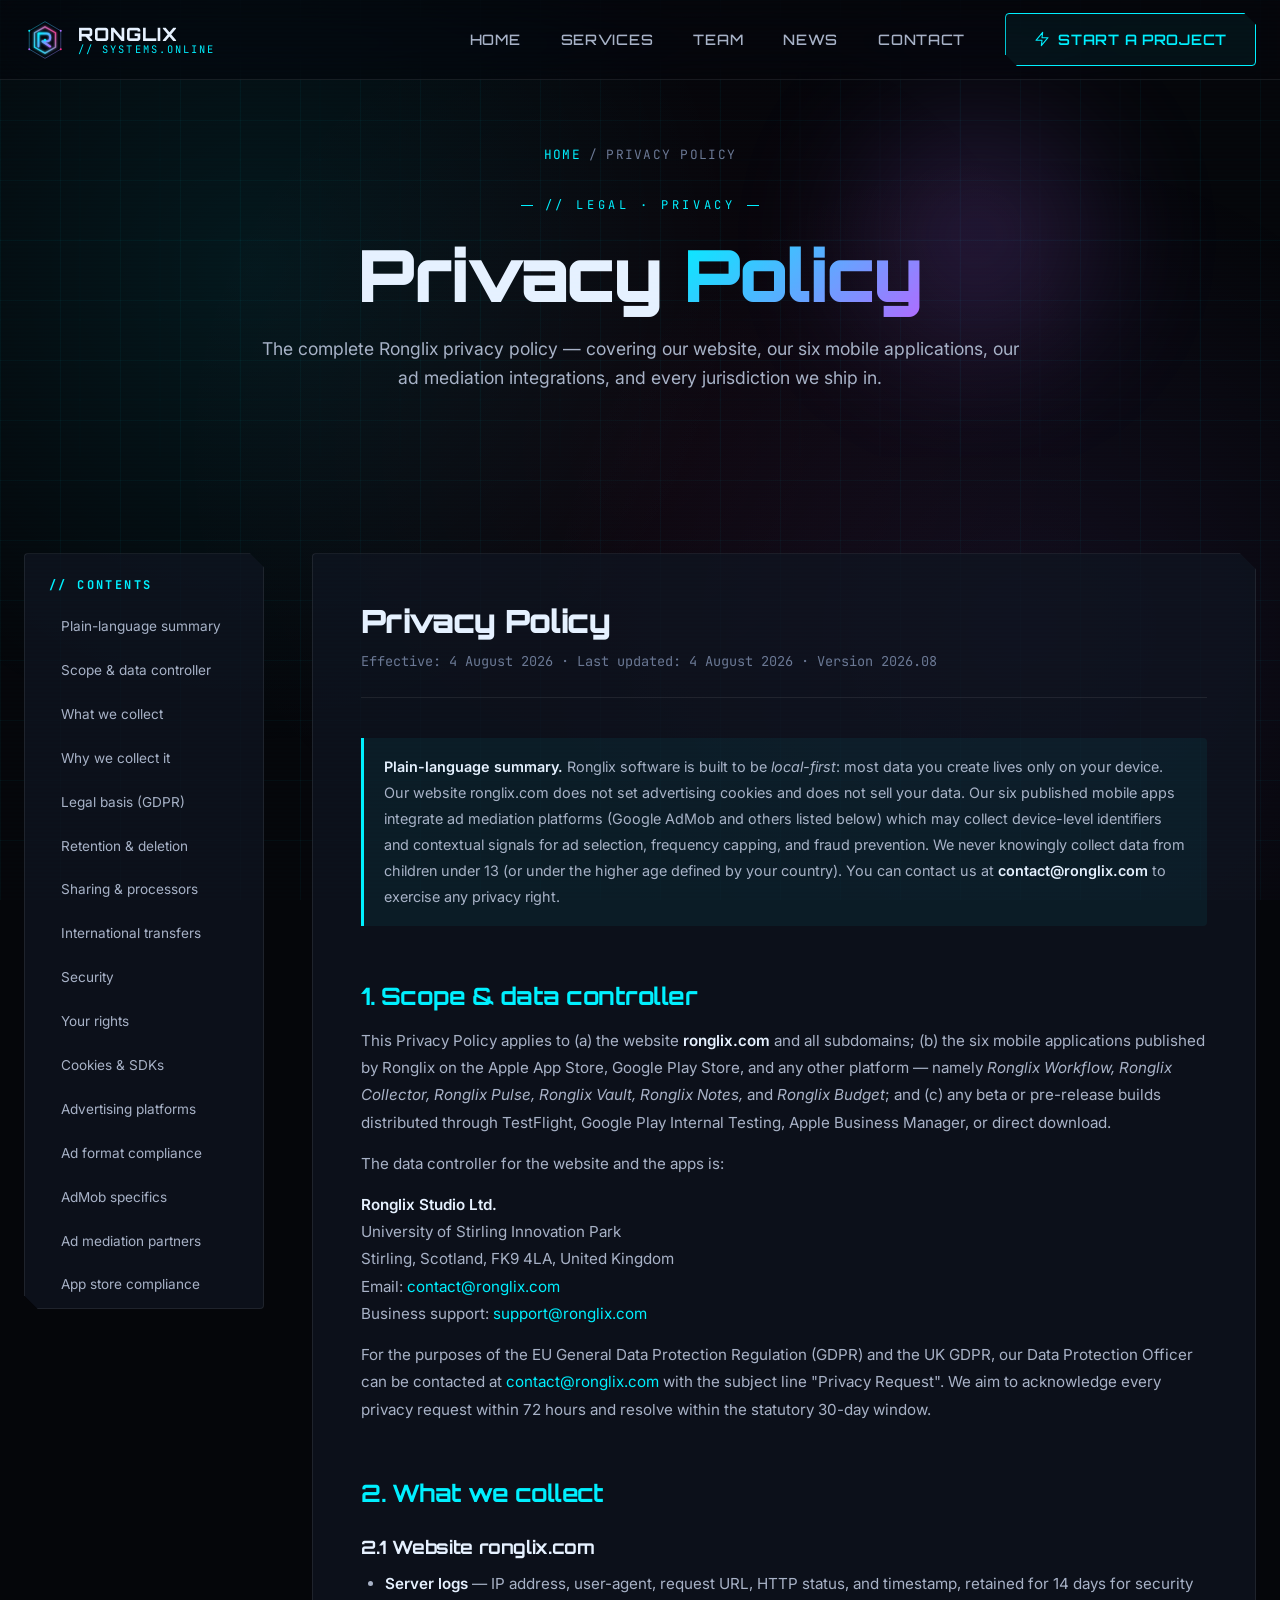
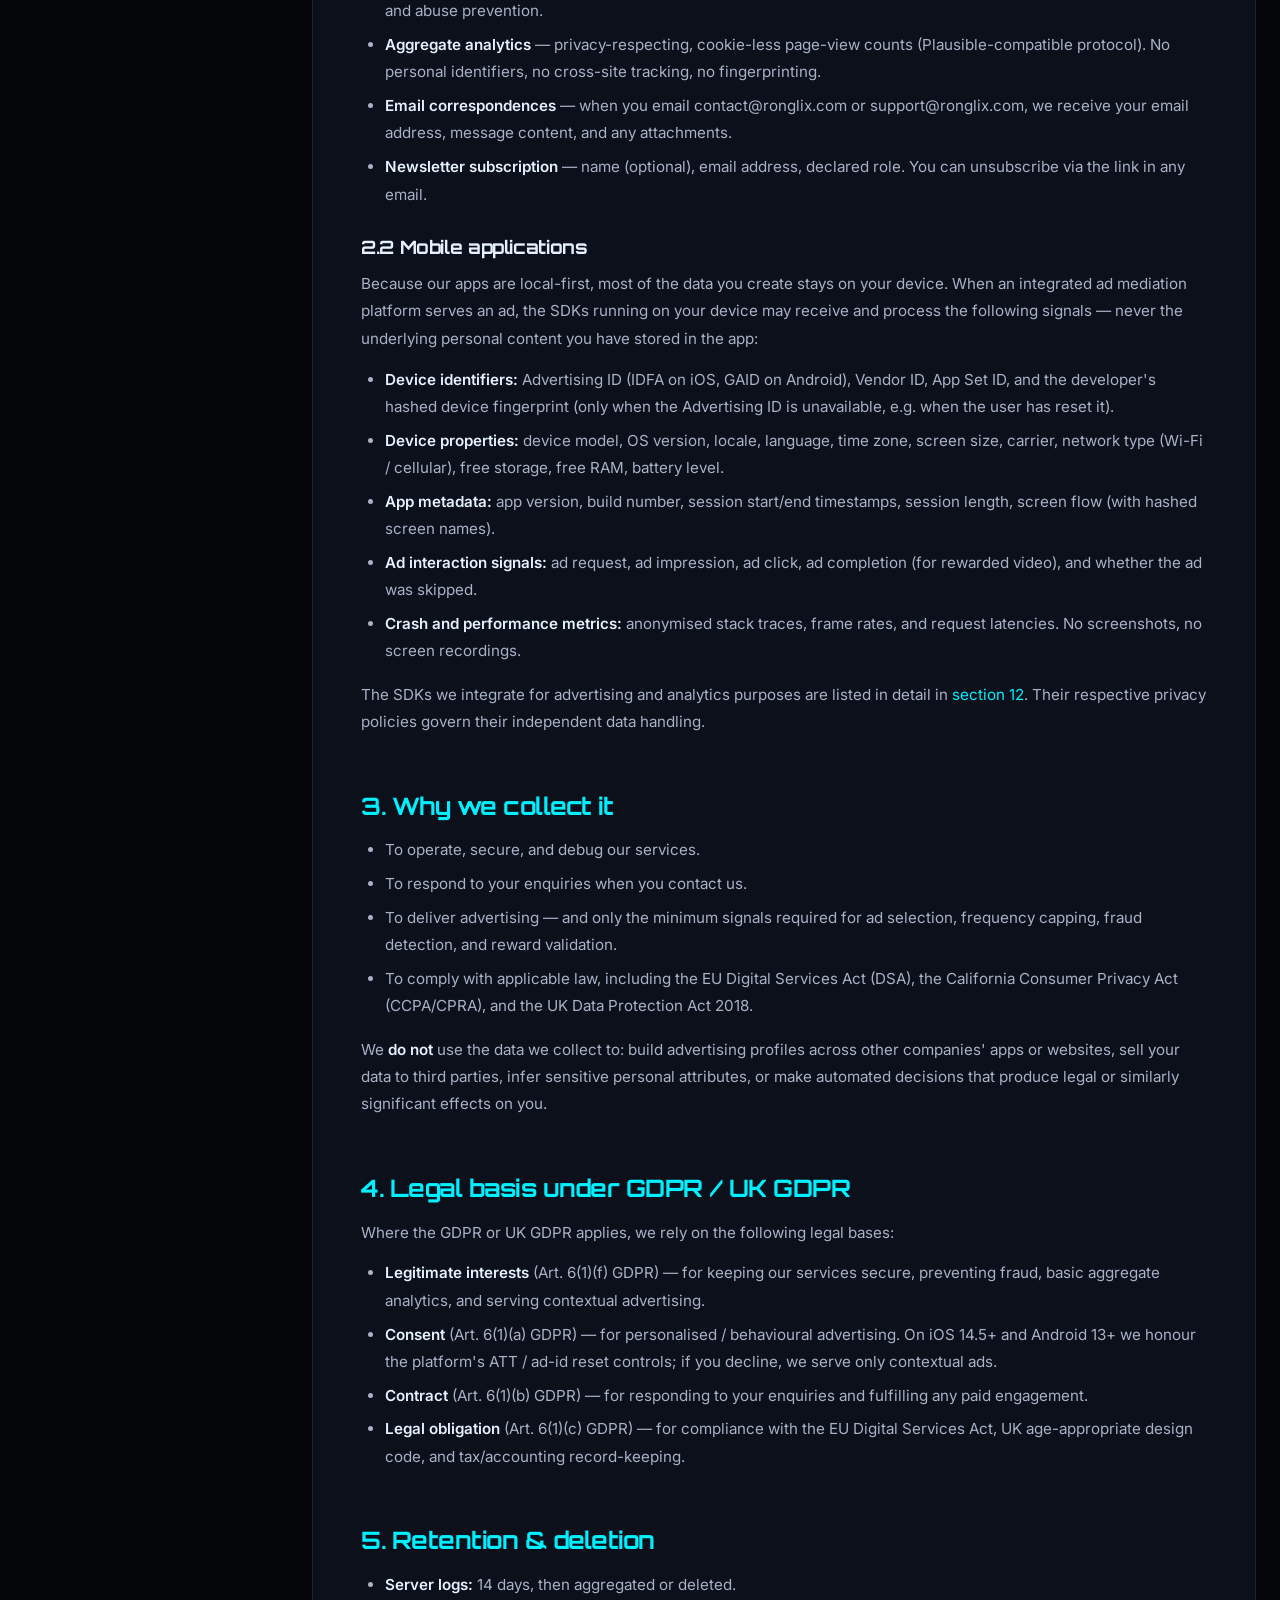
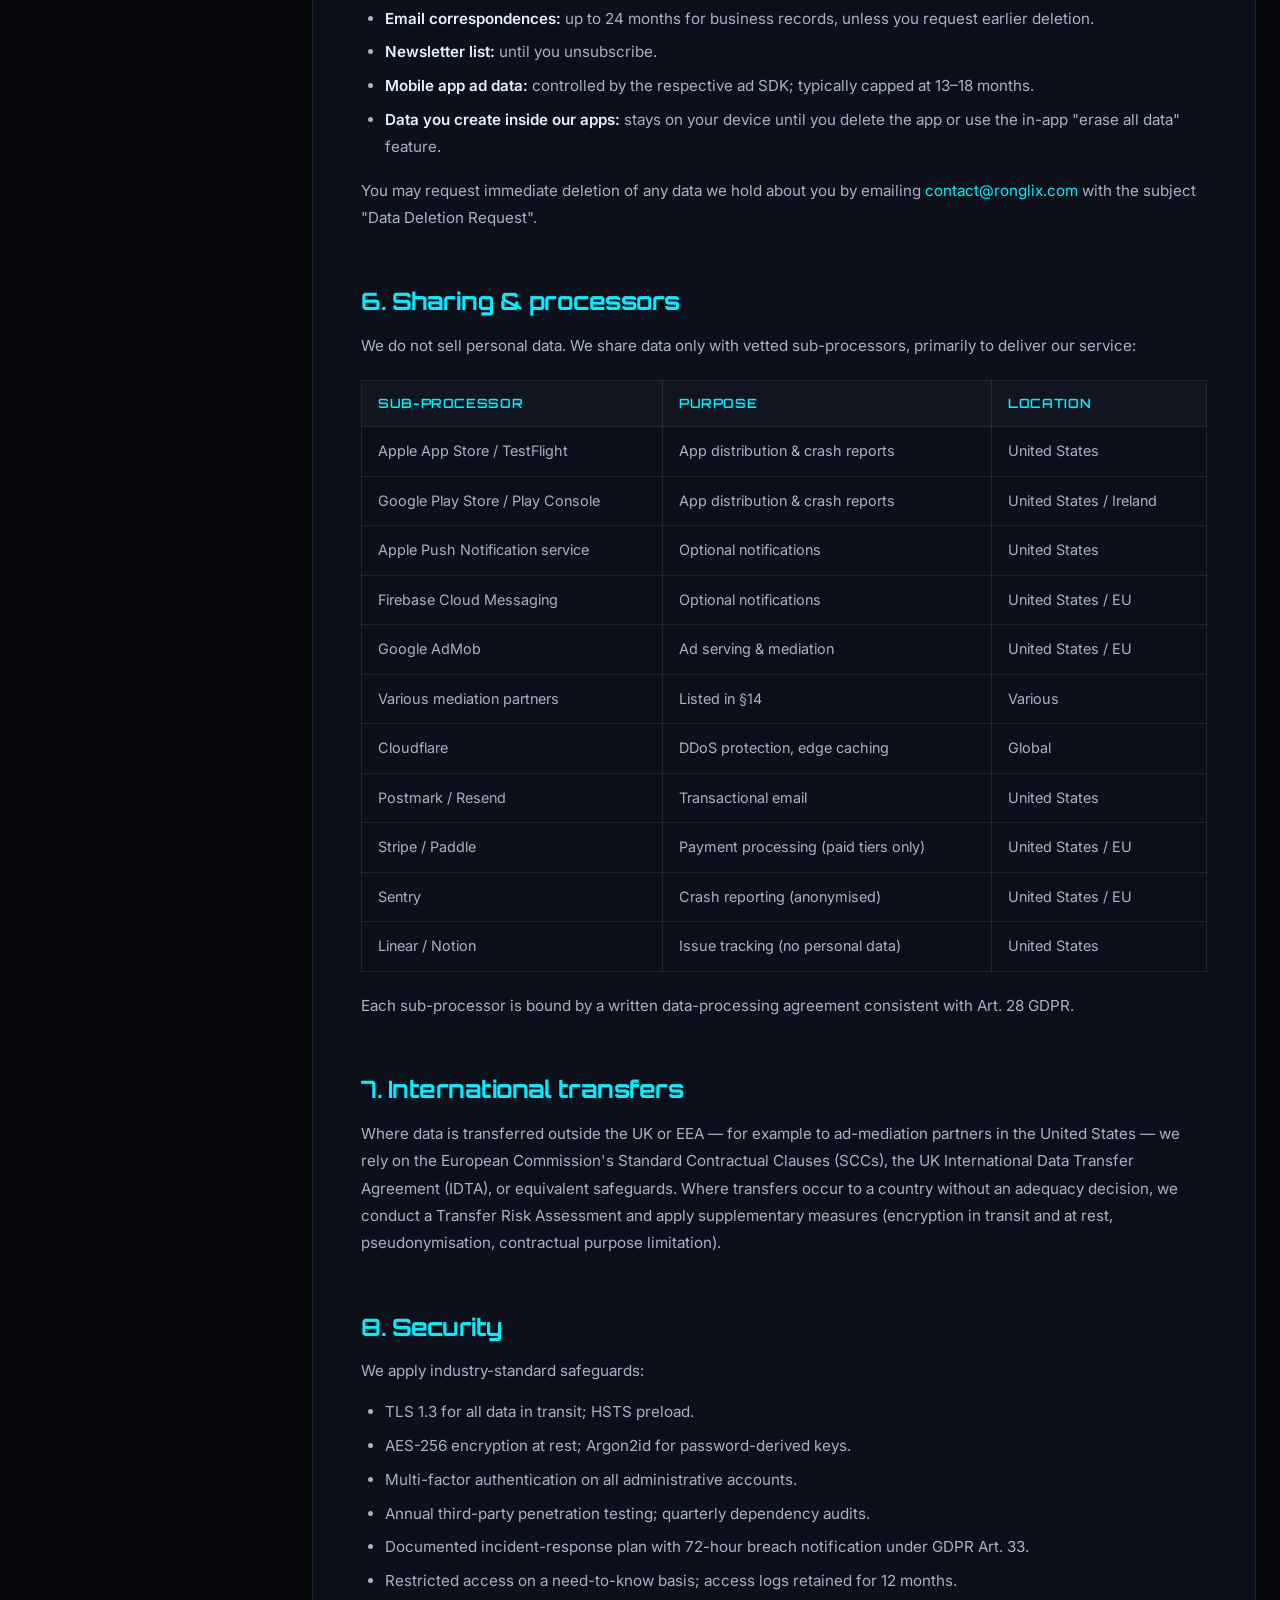
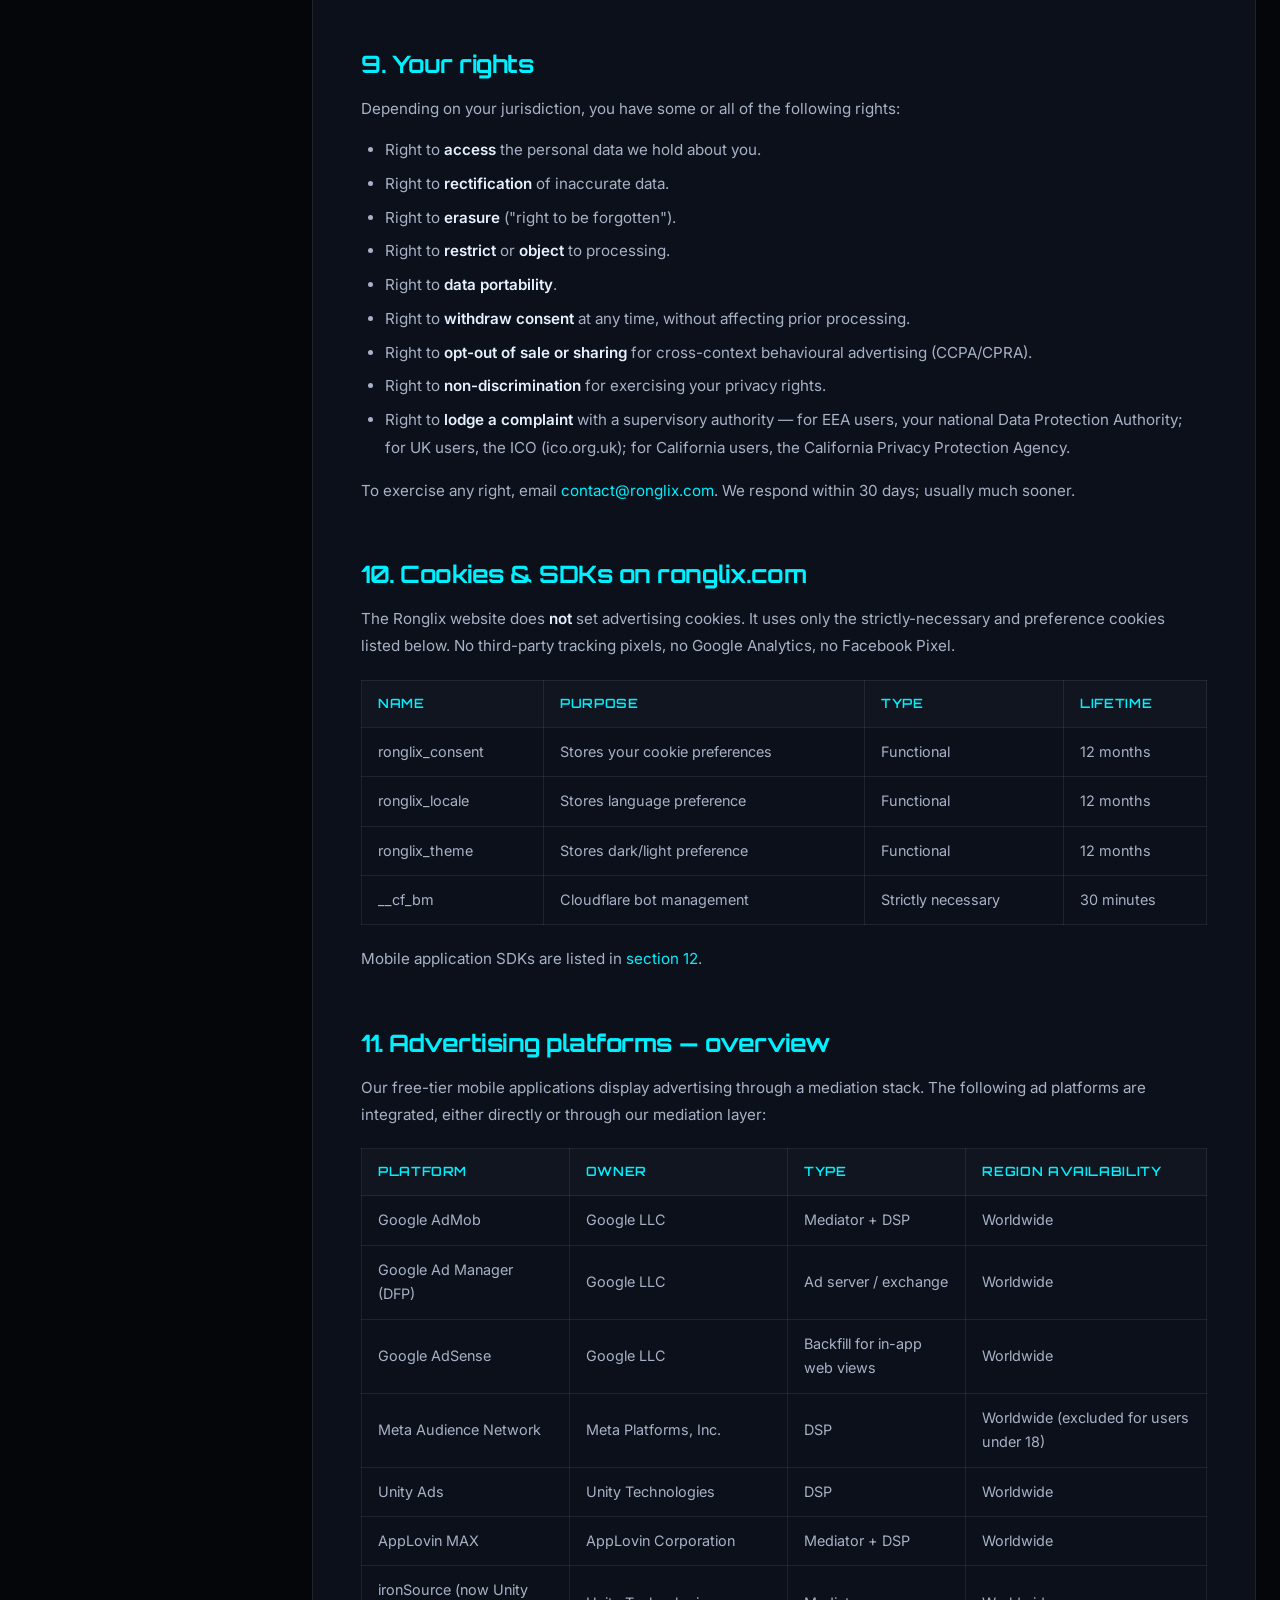
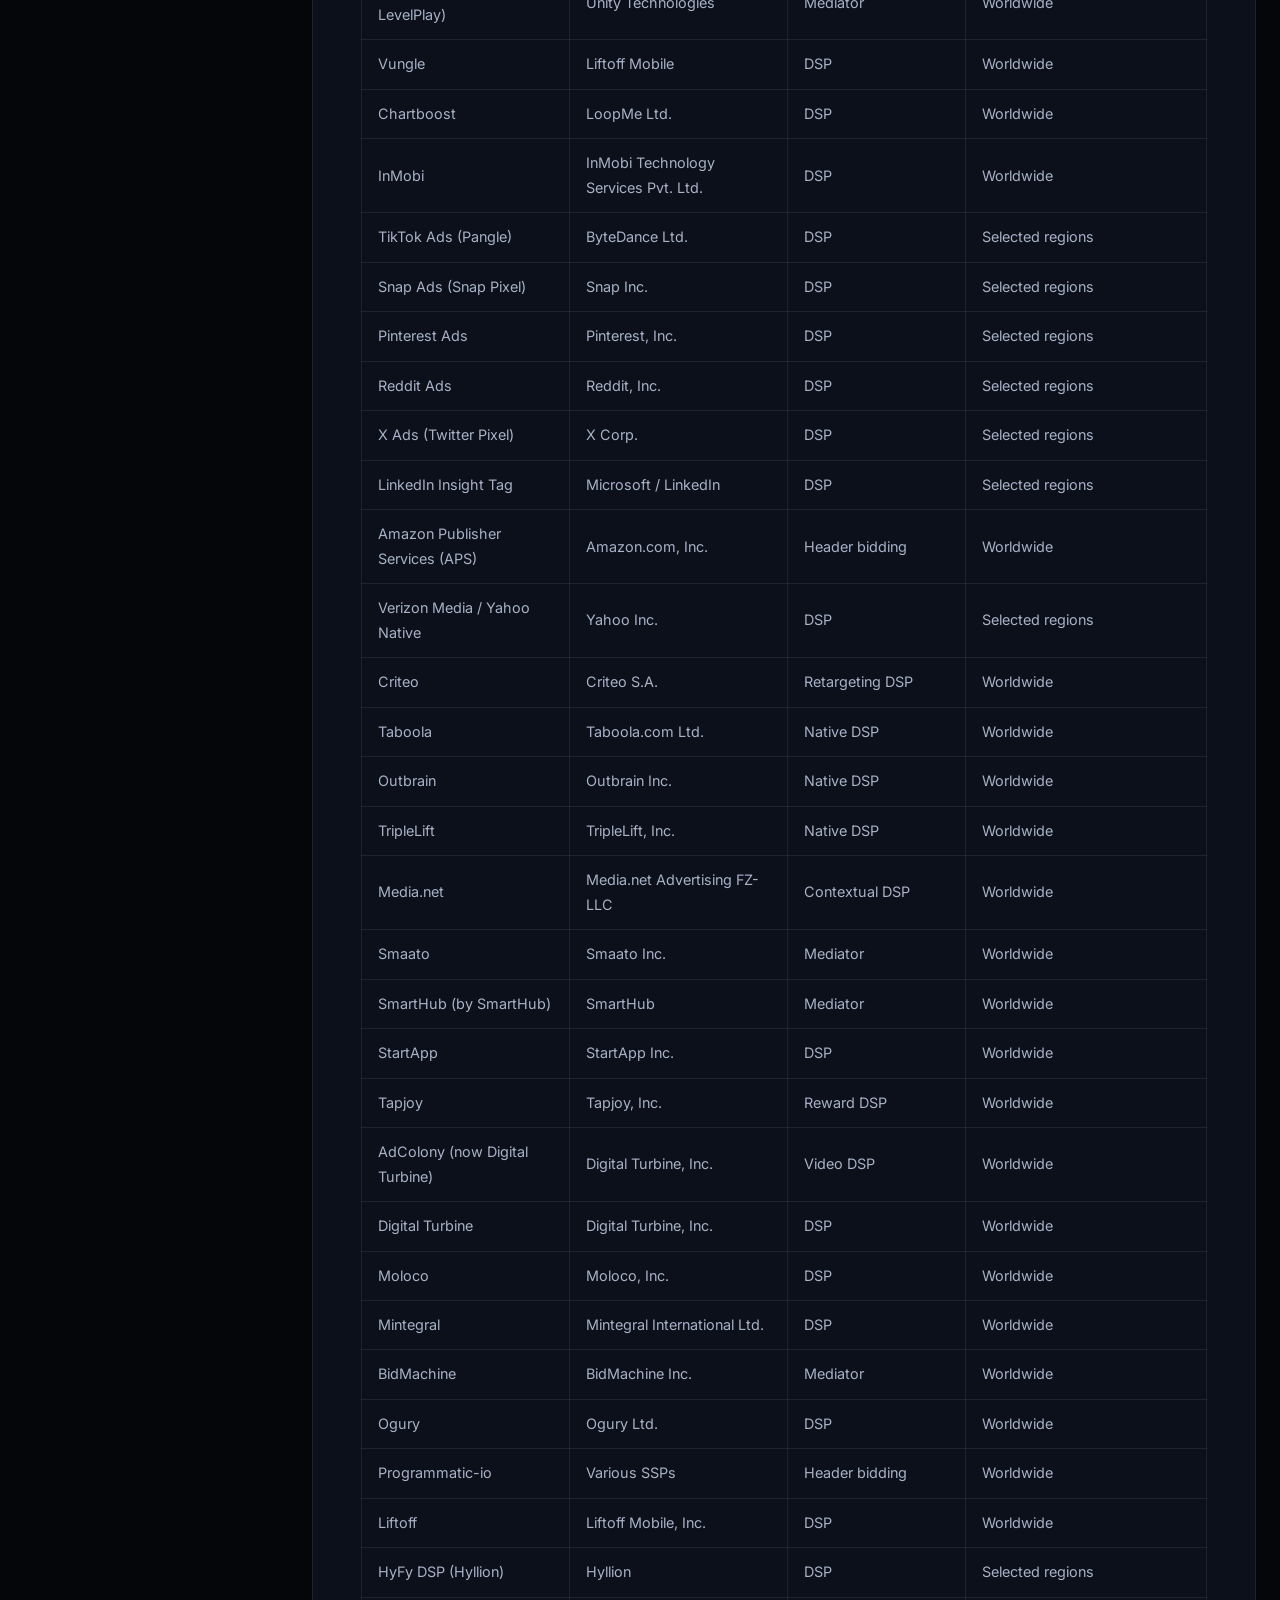
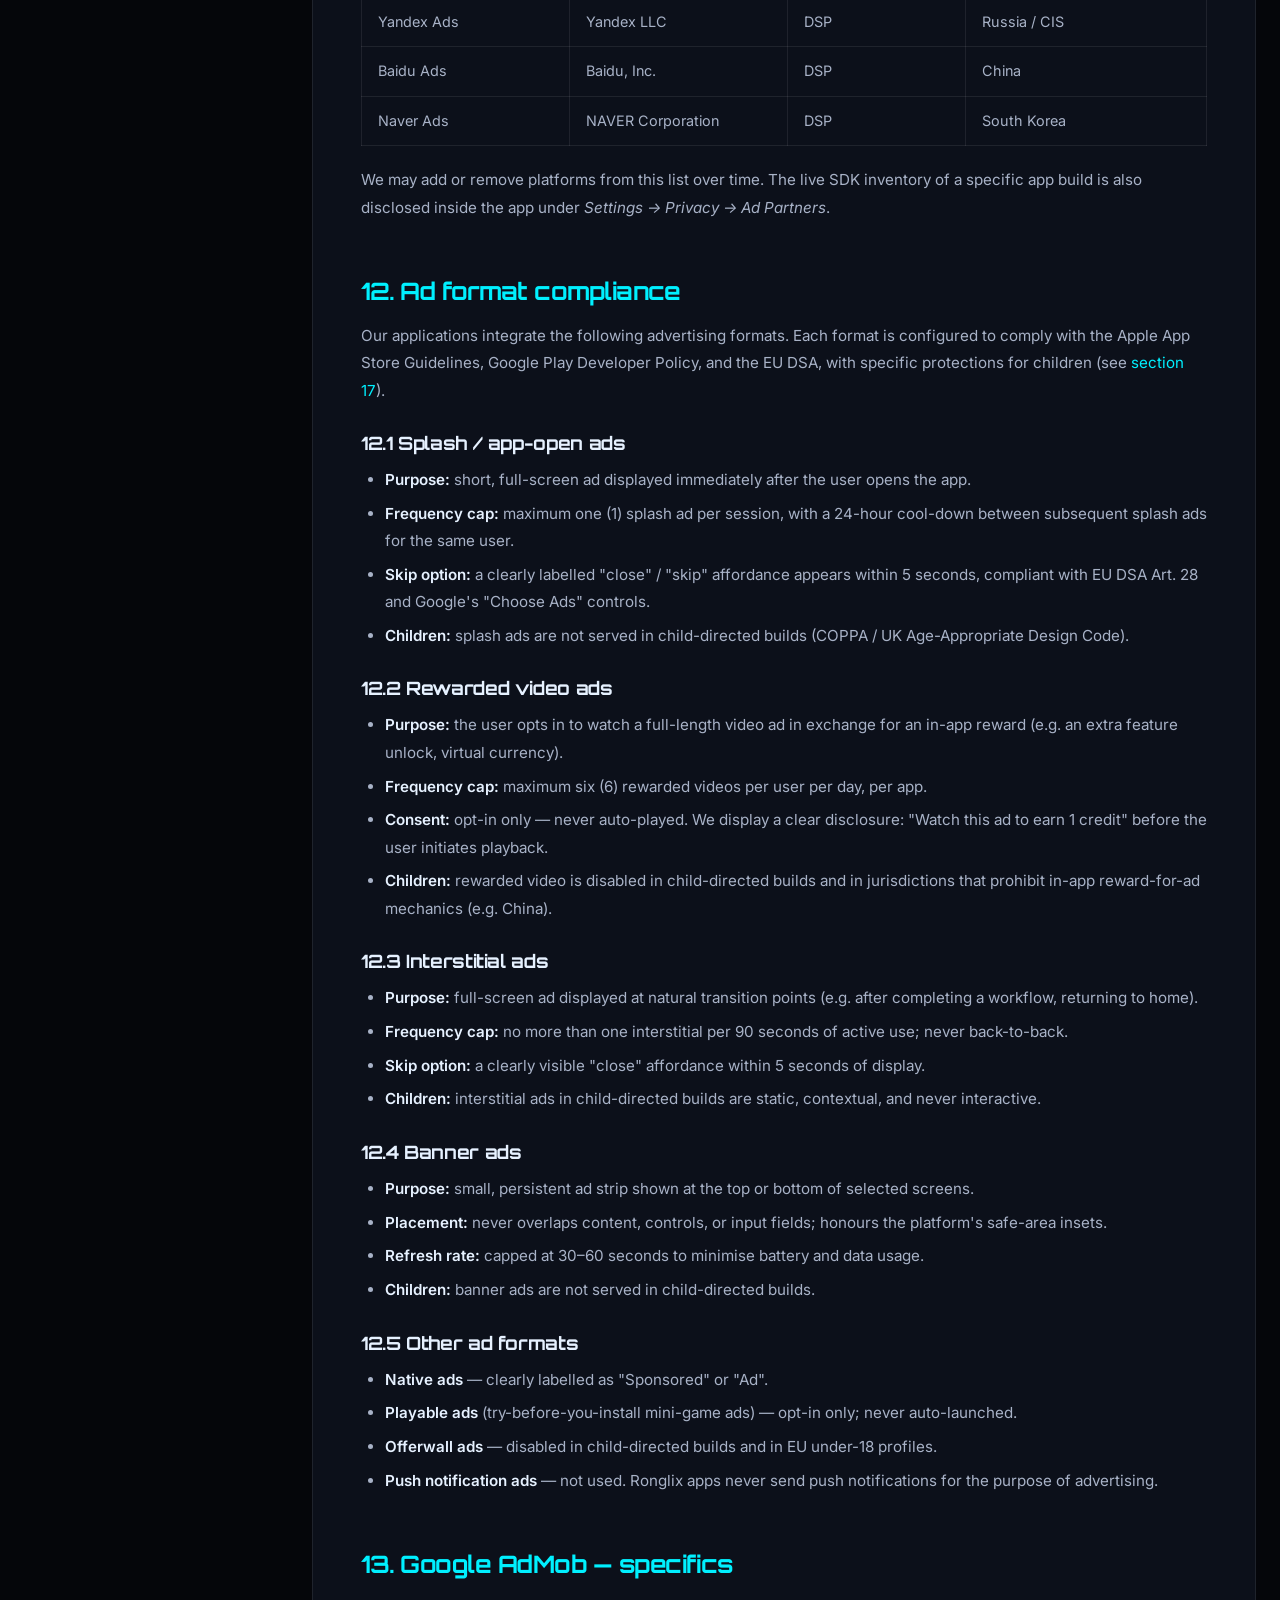
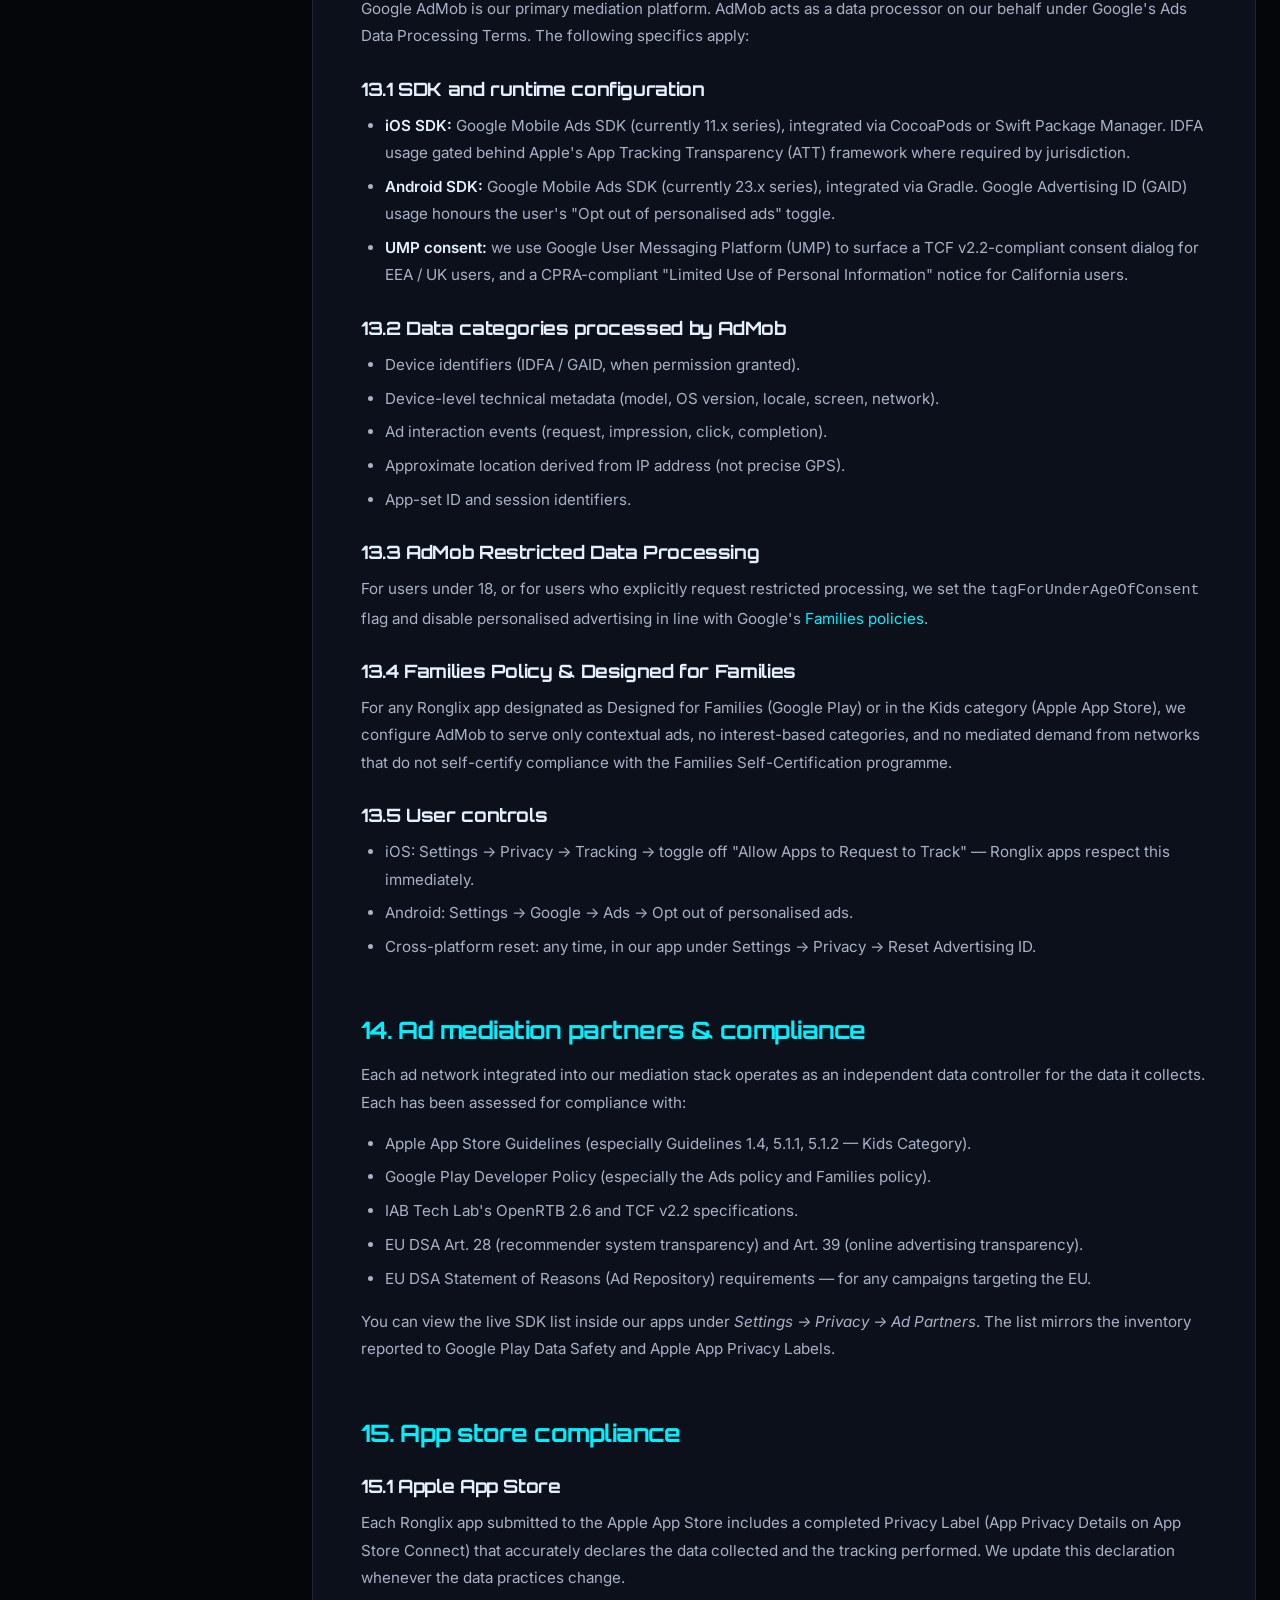
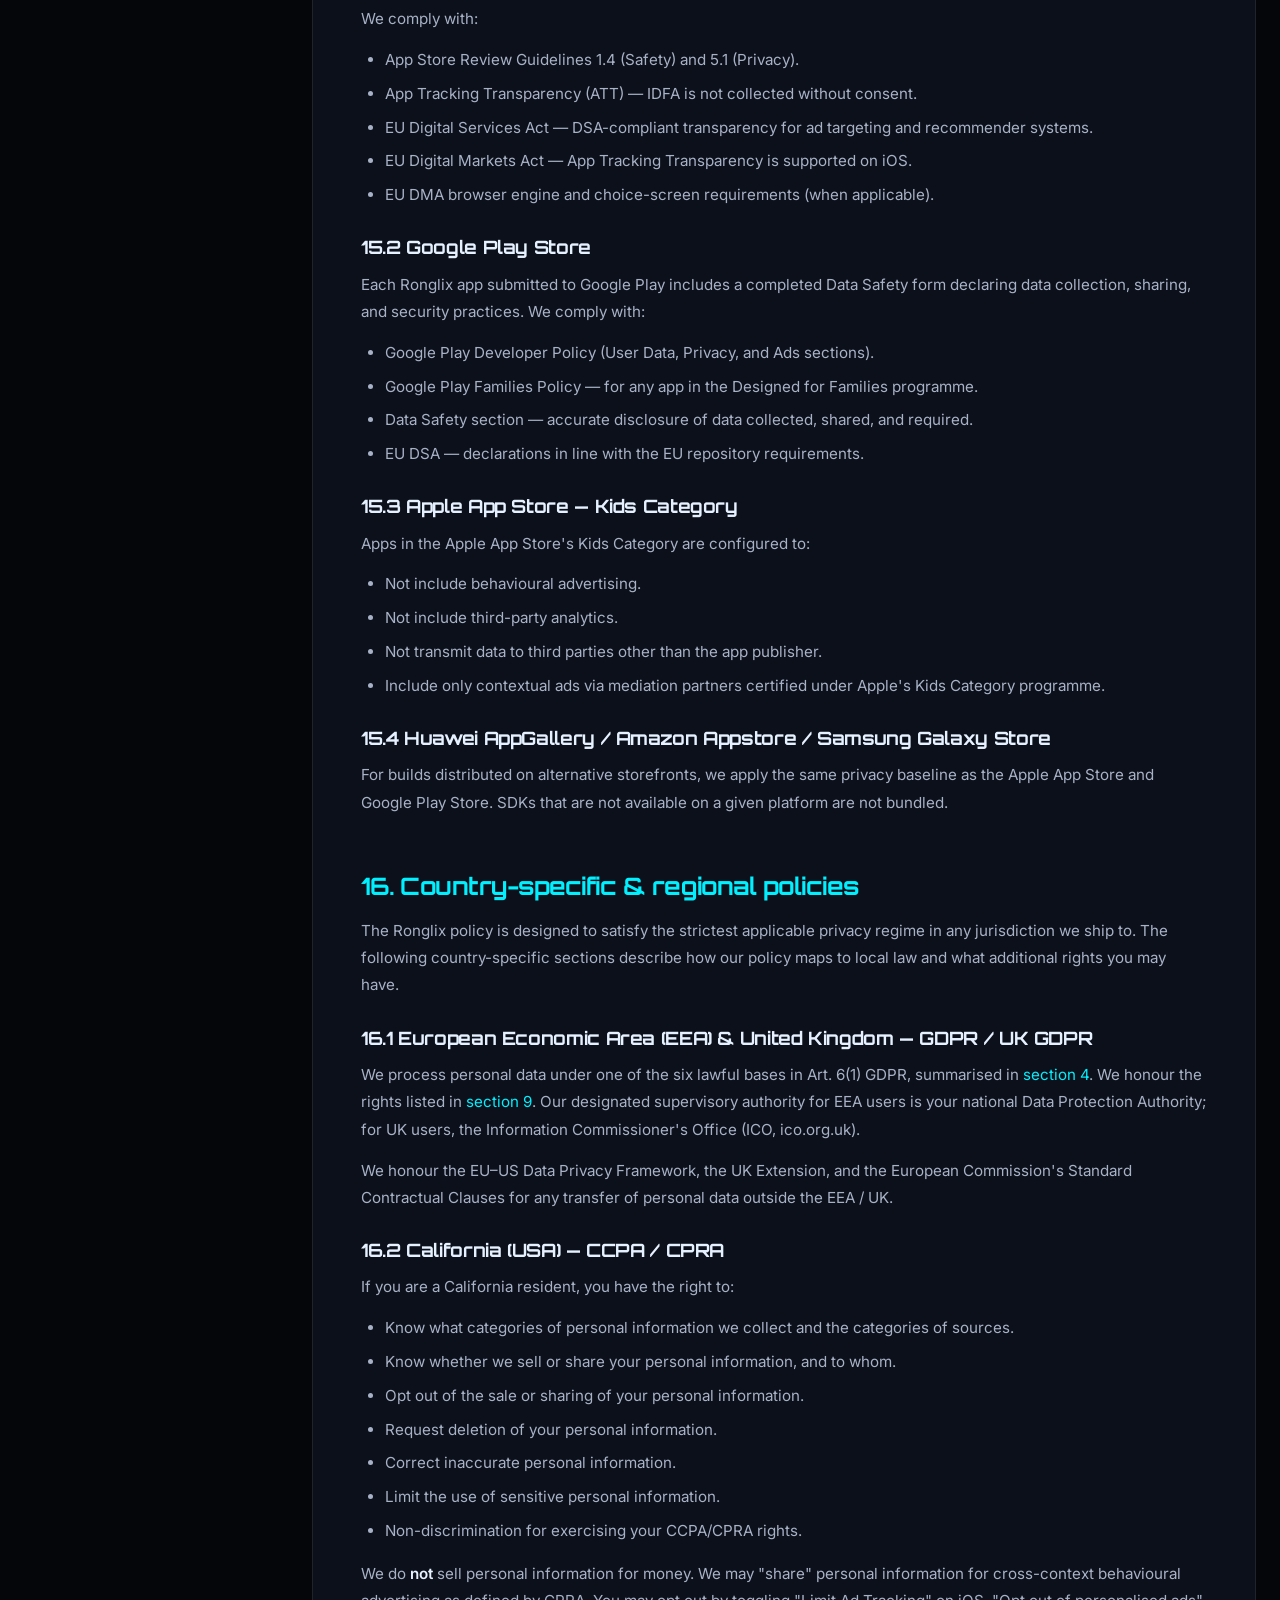
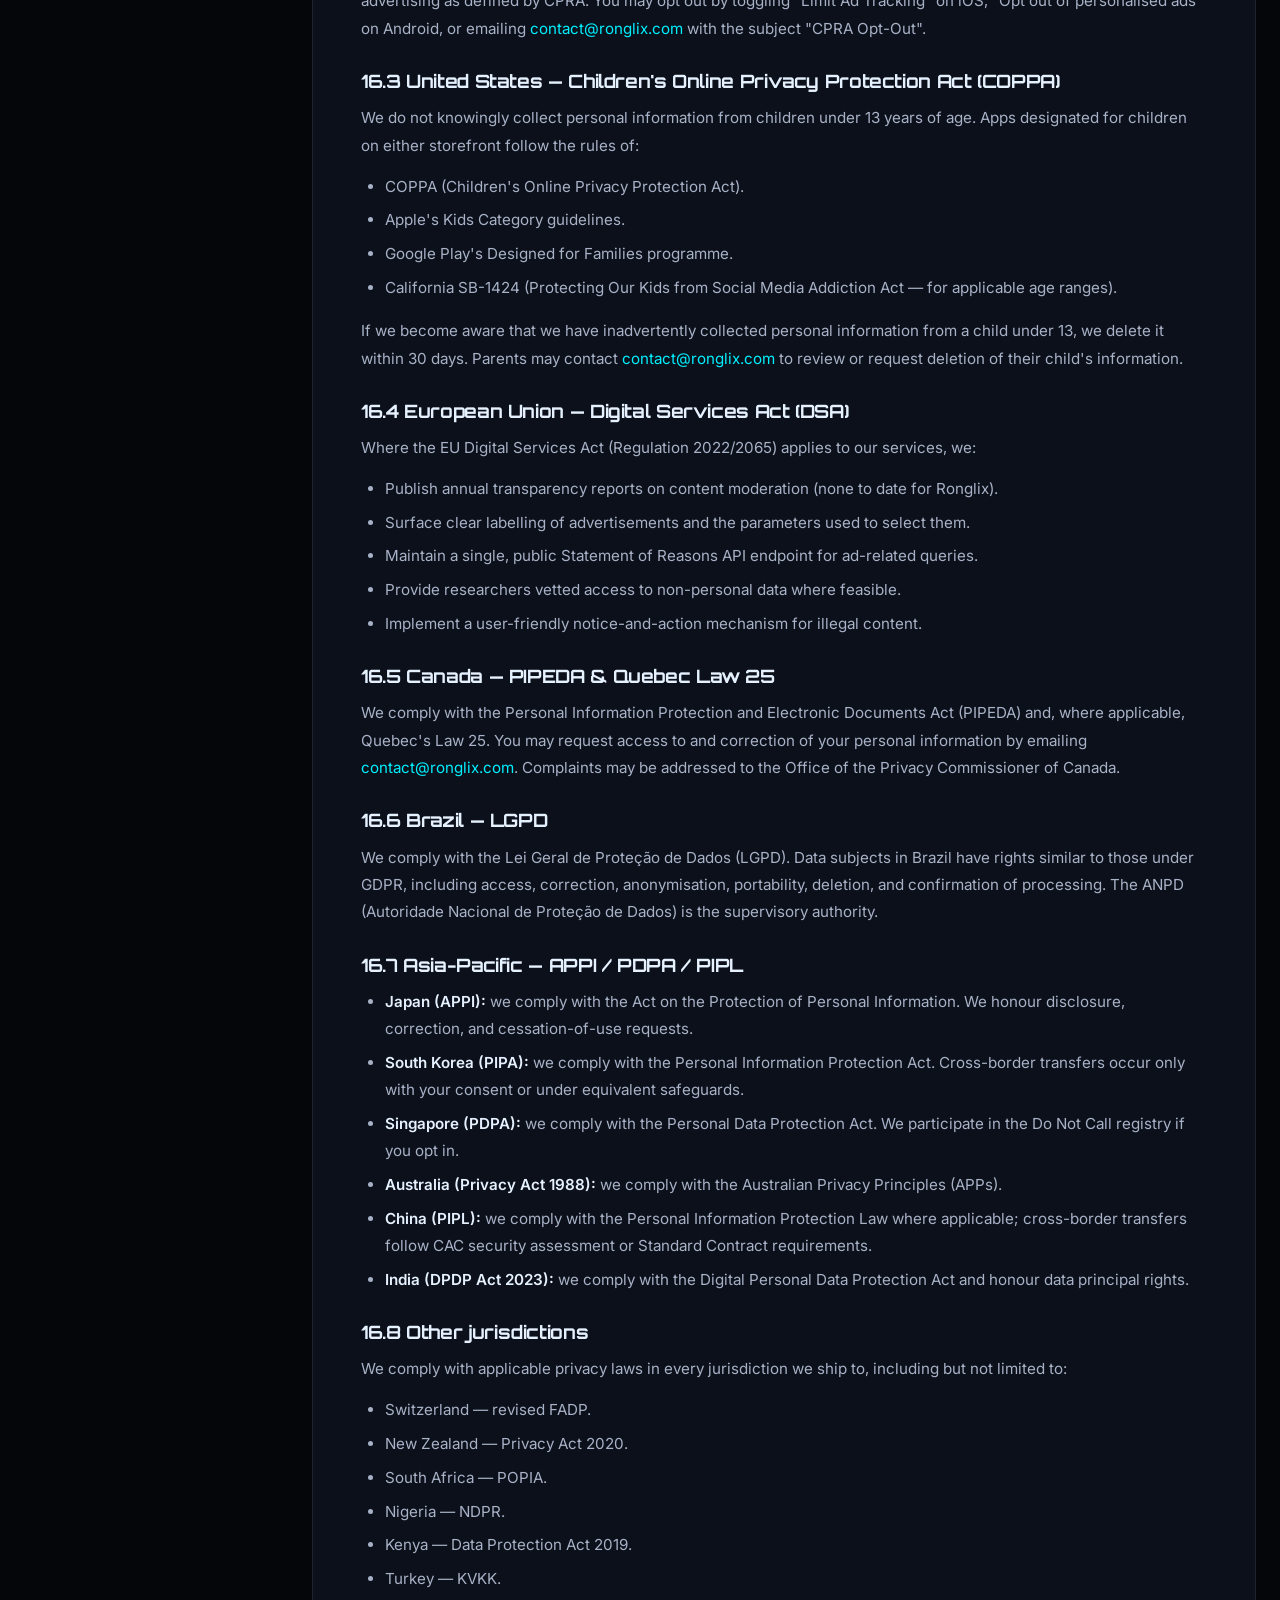
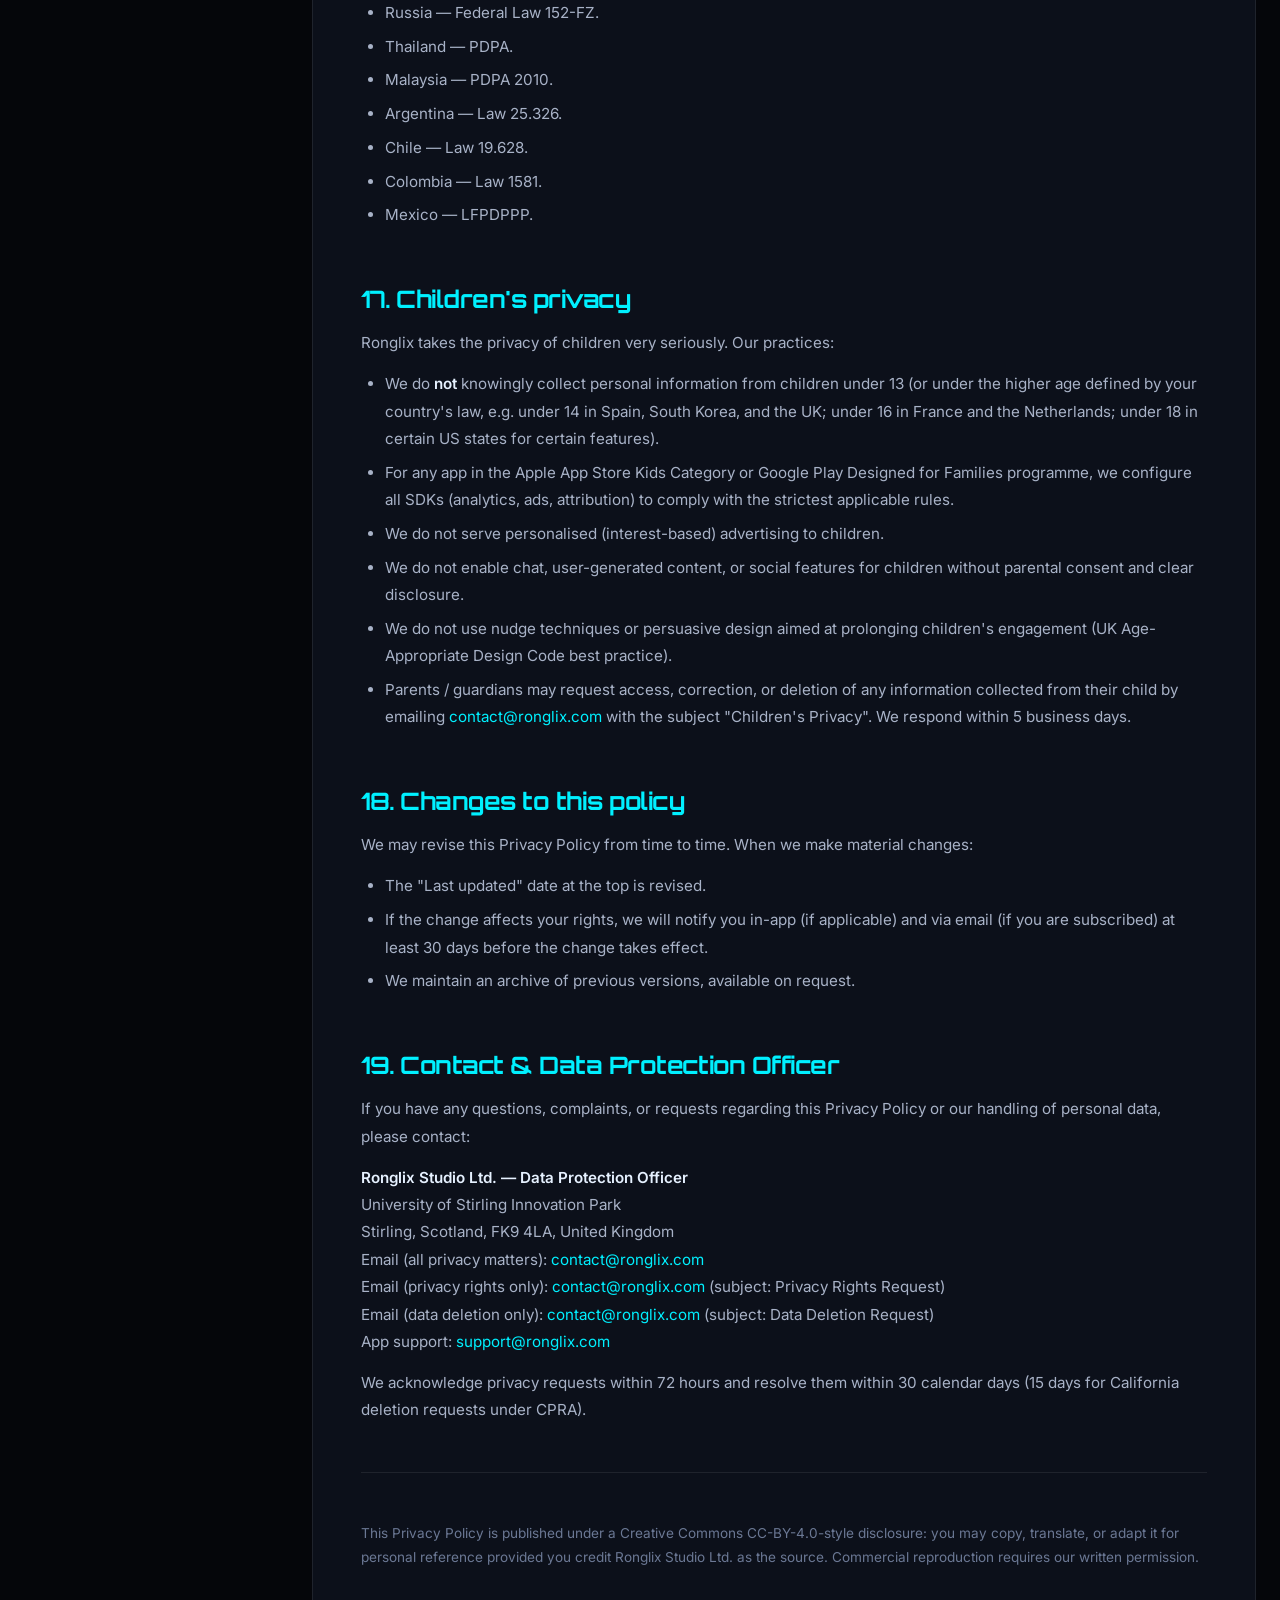
<file: privacy.html>
<!DOCTYPE html>
<html lang="en">
<head>
    <meta charset="UTF-8">
    <meta http-equiv="X-UA-Compatible" content="IE=edge">
    <meta name="viewport" content="width=device-width, initial-scale=1.0">

    <title>Privacy Policy — Ronglix · Local-First, Privacy-First Software</title>
    <meta name="description" content="Comprehensive Privacy Policy for Ronglix.com and our mobile applications. Covers GDPR, UK GDPR, CCPA/CPRA, COPPA, EU Digital Services Act, app store policies, and ad platform integration compliance including Google AdMob, Meta Audience Network, Unity Ads, and more.">
    <meta name="keywords" content="ronglix privacy policy, GDPR, UK GDPR, CCPA, COPPA, app privacy, admob privacy, audience network, ad policy">
    <meta name="author" content="Ronglix">
    <meta name="robots" content="index, follow">
    <meta name="theme-color" content="#05060a">

    <meta property="og:type" content="article">
    <meta property="og:url" content="https://ronglix.com/privacy.html">
    <meta property="og:title" content="Privacy Policy — Ronglix">
    <meta property="og:description" content="Comprehensive privacy policy for ronglix.com and our mobile applications.">
    <meta property="og:locale" content="en_US">
    <meta property="og:site_name" content="Ronglix">

    <link rel="canonical" href="https://ronglix.com/privacy.html">
    <link rel="alternate" hreflang="en" href="https://ronglix.com/privacy.html">

    <link rel="icon" type="image/svg+xml" href="images/favicon.svg">
    <link rel="apple-touch-icon" href="images/favicon.svg">

    <link rel="preconnect" href="https://fonts.googleapis.com">
    <link rel="preconnect" href="https://fonts.gstatic.com" crossorigin>
    <link rel="stylesheet" href="https://fonts.googleapis.com/css2?family=Orbitron:wght@500;700;800;900&family=JetBrains+Mono:wght@400;500;700&family=Inter:wght@300;400;500;600;700&display=swap">

    <link rel="stylesheet" href="css/main.css">
    <link rel="stylesheet" href="css/animations.css">
    <link rel="stylesheet" href="css/responsive.css">

    <script type="application/ld+json">
    {
        "@context":"https://schema.org",
        "@type":"PrivacyPolicy",
        "name":"Ronglix Privacy Policy",
        "url":"https://ronglix.com/privacy.html",
        "dateModified":"2026-08-04",
        "publisher":{"@type":"Organization","name":"Ronglix","url":"https://ronglix.com"}
    }
    </script>
</head>
<body>
    <a href="#main" class="skip-link" style="position:absolute;left:-9999px;top:0;background:#00f0ff;color:#05060a;padding:8px 14px;z-index:9999;">Skip to content</a>

    <div class="loader" aria-hidden="true">
        <div class="loader-inner">
            <img class="loader-logo" src="images/logo.svg" alt="">
            <div class="loader-text">loading policy</div>
        </div>
    </div>
    <div class="scanlines" aria-hidden="true"></div>

    <!-- HEADER -->
    <header class="site-header" role="banner">
        <div class="header-inner">
            <a href="index.html" class="brand" aria-label="Ronglix home">
                <img class="brand-logo" src="images/logo.svg" alt="">
                <span class="brand-text">
                    <span class="brand-name">RONGLIX</span>
                    <span class="brand-tag">// systems.online</span>
                </span>
            </a>
            <nav class="main-nav" role="navigation" aria-label="Main navigation">
                <a class="nav-link" href="index.html">Home</a>
                <a class="nav-link" href="services.html">Services</a>
                <a class="nav-link" href="advantages.html">Team</a>
                <a class="nav-link" href="news.html">News</a>
                <a class="nav-link" href="contact.html">Contact</a>
                <a class="btn btn-outline nav-cta" href="contact.html">
                    <svg width="16" height="16" aria-hidden="true"><use href="images/icons/sprite.svg#i-zap"/></svg>
                    Start a project
                </a>
            </nav>
            <button class="nav-toggle" aria-label="Open menu" aria-expanded="false">
                <svg class="icon-open" width="22" height="22" aria-hidden="true"><use href="images/icons/sprite.svg#i-menu"/></svg>
                <svg class="icon-close" width="22" height="22" aria-hidden="true" style="display:none"><use href="images/icons/sprite.svg#i-close"/></svg>
            </button>
        </div>
    </header>

    <main id="main" class="page-fade-in">

        <section class="page-hero">
            <div class="hero-bg" aria-hidden="true" style="opacity:0.5">
                <canvas id="hero-network"></canvas>
                <div class="hero-orb hero-orb-2"></div>
            </div>
            <div class="container">
                <div class="breadcrumb">
                    <a href="index.html">Home</a>
                    <span class="sep">/</span>
                    <span>Privacy Policy</span>
                </div>
                <span class="section-eyebrow">// legal · privacy</span>
                <h1>Privacy <span class="text-gradient">Policy</span></h1>
                <p>The complete Ronglix privacy policy — covering our website, our six mobile applications, our ad mediation integrations, and every jurisdiction we ship in.</p>
            </div>
        </section>

        <section class="section">
            <div class="container">
                <div class="legal-wrap">
                    <!-- Sidebar TOC -->
                    <aside class="legal-sidebar">
                        <h4>// Contents</h4>
                        <ul class="legal-toc">
                            <li><a href="#summary">Plain-language summary</a></li>
                            <li><a href="#scope">Scope & data controller</a></li>
                            <li><a href="#collect">What we collect</a></li>
                            <li><a href="#why">Why we collect it</a></li>
                            <li><a href="#legal-basis">Legal basis (GDPR)</a></li>
                            <li><a href="#retention">Retention & deletion</a></li>
                            <li><a href="#sharing">Sharing & processors</a></li>
                            <li><a href="#transfers">International transfers</a></li>
                            <li><a href="#security">Security</a></li>
                            <li><a href="#rights">Your rights</a></li>
                            <li><a href="#cookies">Cookies & SDKs</a></li>
                            <li><a href="#ads">Advertising platforms</a></li>
                            <li><a href="#ads-types">Ad format compliance</a></li>
                            <li><a href="#admob">AdMob specifics</a></li>
                            <li><a href="#mediation">Ad mediation partners</a></li>
                            <li><a href="#appstores">App store compliance</a></li>
                            <li><a href="#children">Children's privacy</a></li>
                            <li><a href="#jurisdictions">Country-specific policies</a></li>
                            <li><a href="#gdpr">GDPR / UK GDPR</a></li>
                            <li><a href="#ccpa">CCPA / CPRA</a></li>
                            <li><a href="#coppa">COPPA / US kids</a></li>
                            <li><a href="#dsa">EU DSA</a></li>
                            <li><a href="#pipeda">PIPEDA (Canada)</a></li>
                            <li><a href="#lgpd">LGPD (Brazil)</a></li>
                            <li><a href="#appd">APPI / PDPA / PIPL</a></li>
                            <li><a href="#changes">Changes to this policy</a></li>
                            <li><a href="#contact">Contact & DPO</a></li>
                        </ul>
                    </aside>

                    <article class="legal-content">

                        <h1 id="summary">Privacy Policy</h1>
                        <p class="meta">
                            Effective: 4 August 2026 · Last updated: 4 August 2026 · Version 2026.08
                        </p>

                        <div class="callout">
                            <p><strong>Plain-language summary.</strong> Ronglix software is built to be <em>local-first</em>: most data you create lives only on your device. Our website ronglix.com does not set advertising cookies and does not sell your data. Our six published mobile apps integrate ad mediation platforms (Google AdMob and others listed below) which may collect device-level identifiers and contextual signals for ad selection, frequency capping, and fraud prevention. We never knowingly collect data from children under 13 (or under the higher age defined by your country). You can contact us at <strong>contact@ronglix.com</strong> to exercise any privacy right.</p>
                        </div>

                        <h2 id="scope">1. Scope & data controller</h2>
                        <p>This Privacy Policy applies to (a) the website <strong>ronglix.com</strong> and all subdomains; (b) the six mobile applications published by Ronglix on the Apple App Store, Google Play Store, and any other platform — namely <em>Ronglix Workflow, Ronglix Collector, Ronglix Pulse, Ronglix Vault, Ronglix Notes,</em> and <em>Ronglix Budget</em>; and (c) any beta or pre-release builds distributed through TestFlight, Google Play Internal Testing, Apple Business Manager, or direct download.</p>
                        <p>The data controller for the website and the apps is:</p>
                        <p>
                            <strong>Ronglix Studio Ltd.</strong><br>
                            University of Stirling Innovation Park<br>
                            Stirling, Scotland, FK9 4LA, United Kingdom<br>
                            Email: <a href="mailto:contact@ronglix.com">contact@ronglix.com</a><br>
                            Business support: <a href="mailto:support@ronglix.com">support@ronglix.com</a>
                        </p>
                        <p>For the purposes of the EU General Data Protection Regulation (GDPR) and the UK GDPR, our Data Protection Officer can be contacted at <a href="mailto:contact@ronglix.com?subject=Privacy%20Request">contact@ronglix.com</a> with the subject line "Privacy Request". We aim to acknowledge every privacy request within 72 hours and resolve within the statutory 30-day window.</p>

                        <h2 id="collect">2. What we collect</h2>
                        <h3>2.1 Website ronglix.com</h3>
                        <ul>
                            <li><strong>Server logs</strong> — IP address, user-agent, request URL, HTTP status, and timestamp, retained for 14 days for security and abuse prevention.</li>
                            <li><strong>Aggregate analytics</strong> — privacy-respecting, cookie-less page-view counts (Plausible-compatible protocol). No personal identifiers, no cross-site tracking, no fingerprinting.</li>
                            <li><strong>Email correspondences</strong> — when you email contact@ronglix.com or support@ronglix.com, we receive your email address, message content, and any attachments.</li>
                            <li><strong>Newsletter subscription</strong> — name (optional), email address, declared role. You can unsubscribe via the link in any email.</li>
                        </ul>

                        <h3>2.2 Mobile applications</h3>
                        <p>Because our apps are local-first, most of the data you create stays on your device. When an integrated ad mediation platform serves an ad, the SDKs running on your device may receive and process the following signals — never the underlying personal content you have stored in the app:</p>
                        <ul>
                            <li><strong>Device identifiers:</strong> Advertising ID (IDFA on iOS, GAID on Android), Vendor ID, App Set ID, and the developer's hashed device fingerprint (only when the Advertising ID is unavailable, e.g. when the user has reset it).</li>
                            <li><strong>Device properties:</strong> device model, OS version, locale, language, time zone, screen size, carrier, network type (Wi-Fi / cellular), free storage, free RAM, battery level.</li>
                            <li><strong>App metadata:</strong> app version, build number, session start/end timestamps, session length, screen flow (with hashed screen names).</li>
                            <li><strong>Ad interaction signals:</strong> ad request, ad impression, ad click, ad completion (for rewarded video), and whether the ad was skipped.</li>
                            <li><strong>Crash and performance metrics:</strong> anonymised stack traces, frame rates, and request latencies. No screenshots, no screen recordings.</li>
                        </ul>
                        <p>The SDKs we integrate for advertising and analytics purposes are listed in detail in <a href="#ads">section 12</a>. Their respective privacy policies govern their independent data handling.</p>

                        <h2 id="why">3. Why we collect it</h2>
                        <ul>
                            <li>To operate, secure, and debug our services.</li>
                            <li>To respond to your enquiries when you contact us.</li>
                            <li>To deliver advertising — and only the minimum signals required for ad selection, frequency capping, fraud detection, and reward validation.</li>
                            <li>To comply with applicable law, including the EU Digital Services Act (DSA), the California Consumer Privacy Act (CCPA/CPRA), and the UK Data Protection Act 2018.</li>
                        </ul>
                        <p>We <strong>do not</strong> use the data we collect to: build advertising profiles across other companies' apps or websites, sell your data to third parties, infer sensitive personal attributes, or make automated decisions that produce legal or similarly significant effects on you.</p>

                        <h2 id="legal-basis">4. Legal basis under GDPR / UK GDPR</h2>
                        <p>Where the GDPR or UK GDPR applies, we rely on the following legal bases:</p>
                        <ul>
                            <li><strong>Legitimate interests</strong> (Art. 6(1)(f) GDPR) — for keeping our services secure, preventing fraud, basic aggregate analytics, and serving contextual advertising.</li>
                            <li><strong>Consent</strong> (Art. 6(1)(a) GDPR) — for personalised / behavioural advertising. On iOS 14.5+ and Android 13+ we honour the platform's ATT / ad-id reset controls; if you decline, we serve only contextual ads.</li>
                            <li><strong>Contract</strong> (Art. 6(1)(b) GDPR) — for responding to your enquiries and fulfilling any paid engagement.</li>
                            <li><strong>Legal obligation</strong> (Art. 6(1)(c) GDPR) — for compliance with the EU Digital Services Act, UK age-appropriate design code, and tax/accounting record-keeping.</li>
                        </ul>

                        <h2 id="retention">5. Retention & deletion</h2>
                        <ul>
                            <li><strong>Server logs:</strong> 14 days, then aggregated or deleted.</li>
                            <li><strong>Email correspondences:</strong> up to 24 months for business records, unless you request earlier deletion.</li>
                            <li><strong>Newsletter list:</strong> until you unsubscribe.</li>
                            <li><strong>Mobile app ad data:</strong> controlled by the respective ad SDK; typically capped at 13–18 months.</li>
                            <li><strong>Data you create inside our apps:</strong> stays on your device until you delete the app or use the in-app "erase all data" feature.</li>
                        </ul>
                        <p>You may request immediate deletion of any data we hold about you by emailing <a href="mailto:contact@ronglix.com?subject=Data%20Deletion%20Request">contact@ronglix.com</a> with the subject "Data Deletion Request".</p>

                        <h2 id="sharing">6. Sharing & processors</h2>
                        <p>We do not sell personal data. We share data only with vetted sub-processors, primarily to deliver our service:</p>
                        <table>
                            <thead><tr><th>Sub-processor</th><th>Purpose</th><th>Location</th></tr></thead>
                            <tbody>
                                <tr><td>Apple App Store / TestFlight</td><td>App distribution & crash reports</td><td>United States</td></tr>
                                <tr><td>Google Play Store / Play Console</td><td>App distribution & crash reports</td><td>United States / Ireland</td></tr>
                                <tr><td>Apple Push Notification service</td><td>Optional notifications</td><td>United States</td></tr>
                                <tr><td>Firebase Cloud Messaging</td><td>Optional notifications</td><td>United States / EU</td></tr>
                                <tr><td>Google AdMob</td><td>Ad serving & mediation</td><td>United States / EU</td></tr>
                                <tr><td>Various mediation partners</td><td>Listed in §14</td><td>Various</td></tr>
                                <tr><td>Cloudflare</td><td>DDoS protection, edge caching</td><td>Global</td></tr>
                                <tr><td>Postmark / Resend</td><td>Transactional email</td><td>United States</td></tr>
                                <tr><td>Stripe / Paddle</td><td>Payment processing (paid tiers only)</td><td>United States / EU</td></tr>
                                <tr><td>Sentry</td><td>Crash reporting (anonymised)</td><td>United States / EU</td></tr>
                                <tr><td>Linear / Notion</td><td>Issue tracking (no personal data)</td><td>United States</td></tr>
                            </tbody>
                        </table>
                        <p>Each sub-processor is bound by a written data-processing agreement consistent with Art. 28 GDPR.</p>

                        <h2 id="transfers">7. International transfers</h2>
                        <p>Where data is transferred outside the UK or EEA — for example to ad-mediation partners in the United States — we rely on the European Commission's Standard Contractual Clauses (SCCs), the UK International Data Transfer Agreement (IDTA), or equivalent safeguards. Where transfers occur to a country without an adequacy decision, we conduct a Transfer Risk Assessment and apply supplementary measures (encryption in transit and at rest, pseudonymisation, contractual purpose limitation).</p>

                        <h2 id="security">8. Security</h2>
                        <p>We apply industry-standard safeguards:</p>
                        <ul>
                            <li>TLS 1.3 for all data in transit; HSTS preload.</li>
                            <li>AES-256 encryption at rest; Argon2id for password-derived keys.</li>
                            <li>Multi-factor authentication on all administrative accounts.</li>
                            <li>Annual third-party penetration testing; quarterly dependency audits.</li>
                            <li>Documented incident-response plan with 72-hour breach notification under GDPR Art. 33.</li>
                            <li>Restricted access on a need-to-know basis; access logs retained for 12 months.</li>
                        </ul>

                        <h2 id="rights">9. Your rights</h2>
                        <p>Depending on your jurisdiction, you have some or all of the following rights:</p>
                        <ul>
                            <li>Right to <strong>access</strong> the personal data we hold about you.</li>
                            <li>Right to <strong>rectification</strong> of inaccurate data.</li>
                            <li>Right to <strong>erasure</strong> ("right to be forgotten").</li>
                            <li>Right to <strong>restrict</strong> or <strong>object</strong> to processing.</li>
                            <li>Right to <strong>data portability</strong>.</li>
                            <li>Right to <strong>withdraw consent</strong> at any time, without affecting prior processing.</li>
                            <li>Right to <strong>opt-out of sale or sharing</strong> for cross-context behavioural advertising (CCPA/CPRA).</li>
                            <li>Right to <strong>non-discrimination</strong> for exercising your privacy rights.</li>
                            <li>Right to <strong>lodge a complaint</strong> with a supervisory authority — for EEA users, your national Data Protection Authority; for UK users, the ICO (ico.org.uk); for California users, the California Privacy Protection Agency.</li>
                        </ul>
                        <p>To exercise any right, email <a href="mailto:contact@ronglix.com?subject=Privacy%20Rights%20Request">contact@ronglix.com</a>. We respond within 30 days; usually much sooner.</p>

                        <h2 id="cookies">10. Cookies & SDKs on ronglix.com</h2>
                        <p>The Ronglix website does <strong>not</strong> set advertising cookies. It uses only the strictly-necessary and preference cookies listed below. No third-party tracking pixels, no Google Analytics, no Facebook Pixel.</p>
                        <table>
                            <thead><tr><th>Name</th><th>Purpose</th><th>Type</th><th>Lifetime</th></tr></thead>
                            <tbody>
                                <tr><td>ronglix_consent</td><td>Stores your cookie preferences</td><td>Functional</td><td>12 months</td></tr>
                                <tr><td>ronglix_locale</td><td>Stores language preference</td><td>Functional</td><td>12 months</td></tr>
                                <tr><td>ronglix_theme</td><td>Stores dark/light preference</td><td>Functional</td><td>12 months</td></tr>
                                <tr><td>__cf_bm</td><td>Cloudflare bot management</td><td>Strictly necessary</td><td>30 minutes</td></tr>
                            </tbody>
                        </table>
                        <p>Mobile application SDKs are listed in <a href="#ads">section 12</a>.</p>

                        <h2 id="ads">11. Advertising platforms — overview</h2>
                        <p>Our free-tier mobile applications display advertising through a mediation stack. The following ad platforms are integrated, either directly or through our mediation layer:</p>
                        <table>
                            <thead><tr><th>Platform</th><th>Owner</th><th>Type</th><th>Region availability</th></tr></thead>
                            <tbody>
                                <tr><td>Google AdMob</td><td>Google LLC</td><td>Mediator + DSP</td><td>Worldwide</td></tr>
                                <tr><td>Google Ad Manager (DFP)</td><td>Google LLC</td><td>Ad server / exchange</td><td>Worldwide</td></tr>
                                <tr><td>Google AdSense</td><td>Google LLC</td><td>Backfill for in-app web views</td><td>Worldwide</td></tr>
                                <tr><td>Meta Audience Network</td><td>Meta Platforms, Inc.</td><td>DSP</td><td>Worldwide (excluded for users under 18)</td></tr>
                                <tr><td>Unity Ads</td><td>Unity Technologies</td><td>DSP</td><td>Worldwide</td></tr>
                                <tr><td>AppLovin MAX</td><td>AppLovin Corporation</td><td>Mediator + DSP</td><td>Worldwide</td></tr>
                                <tr><td>ironSource (now Unity LevelPlay)</td><td>Unity Technologies</td><td>Mediator</td><td>Worldwide</td></tr>
                                <tr><td>Vungle</td><td>Liftoff Mobile</td><td>DSP</td><td>Worldwide</td></tr>
                                <tr><td>Chartboost</td><td>LoopMe Ltd.</td><td>DSP</td><td>Worldwide</td></tr>
                                <tr><td>InMobi</td><td>InMobi Technology Services Pvt. Ltd.</td><td>DSP</td><td>Worldwide</td></tr>
                                <tr><td>TikTok Ads (Pangle)</td><td>ByteDance Ltd.</td><td>DSP</td><td>Selected regions</td></tr>
                                <tr><td>Snap Ads (Snap Pixel)</td><td>Snap Inc.</td><td>DSP</td><td>Selected regions</td></tr>
                                <tr><td>Pinterest Ads</td><td>Pinterest, Inc.</td><td>DSP</td><td>Selected regions</td></tr>
                                <tr><td>Reddit Ads</td><td>Reddit, Inc.</td><td>DSP</td><td>Selected regions</td></tr>
                                <tr><td>X Ads (Twitter Pixel)</td><td>X Corp.</td><td>DSP</td><td>Selected regions</td></tr>
                                <tr><td>LinkedIn Insight Tag</td><td>Microsoft / LinkedIn</td><td>DSP</td><td>Selected regions</td></tr>
                                <tr><td>Amazon Publisher Services (APS)</td><td>Amazon.com, Inc.</td><td>Header bidding</td><td>Worldwide</td></tr>
                                <tr><td>Verizon Media / Yahoo Native</td><td>Yahoo Inc.</td><td>DSP</td><td>Selected regions</td></tr>
                                <tr><td>Criteo</td><td>Criteo S.A.</td><td>Retargeting DSP</td><td>Worldwide</td></tr>
                                <tr><td>Taboola</td><td>Taboola.com Ltd.</td><td>Native DSP</td><td>Worldwide</td></tr>
                                <tr><td>Outbrain</td><td>Outbrain Inc.</td><td>Native DSP</td><td>Worldwide</td></tr>
                                <tr><td>TripleLift</td><td>TripleLift, Inc.</td><td>Native DSP</td><td>Worldwide</td></tr>
                                <tr><td>Media.net</td><td>Media.net Advertising FZ-LLC</td><td>Contextual DSP</td><td>Worldwide</td></tr>
                                <tr><td>Smaato</td><td>Smaato Inc.</td><td>Mediator</td><td>Worldwide</td></tr>
                                <tr><td>SmartHub (by SmartHub)</td><td>SmartHub</td><td>Mediator</td><td>Worldwide</td></tr>
                                <tr><td>StartApp</td><td>StartApp Inc.</td><td>DSP</td><td>Worldwide</td></tr>
                                <tr><td>Tapjoy</td><td>Tapjoy, Inc.</td><td>Reward DSP</td><td>Worldwide</td></tr>
                                <tr><td>AdColony (now Digital Turbine)</td><td>Digital Turbine, Inc.</td><td>Video DSP</td><td>Worldwide</td></tr>
                                <tr><td>Digital Turbine</td><td>Digital Turbine, Inc.</td><td>DSP</td><td>Worldwide</td></tr>
                                <tr><td>Moloco</td><td>Moloco, Inc.</td><td>DSP</td><td>Worldwide</td></tr>
                                <tr><td>Mintegral</td><td>Mintegral International Ltd.</td><td>DSP</td><td>Worldwide</td></tr>
                                <tr><td>BidMachine</td><td>BidMachine Inc.</td><td>Mediator</td><td>Worldwide</td></tr>
                                <tr><td>Ogury</td><td>Ogury Ltd.</td><td>DSP</td><td>Worldwide</td></tr>
                                <tr><td>Programmatic-io</td><td>Various SSPs</td><td>Header bidding</td><td>Worldwide</td></tr>
                                <tr><td>Liftoff</td><td>Liftoff Mobile, Inc.</td><td>DSP</td><td>Worldwide</td></tr>
                                <tr><td>HyFy DSP (Hyllion)</td><td>Hyllion</td><td>DSP</td><td>Selected regions</td></tr>
                                <tr><td>Yandex Ads</td><td>Yandex LLC</td><td>DSP</td><td>Russia / CIS</td></tr>
                                <tr><td>Baidu Ads</td><td>Baidu, Inc.</td><td>DSP</td><td>China</td></tr>
                                <tr><td>Naver Ads</td><td>NAVER Corporation</td><td>DSP</td><td>South Korea</td></tr>
                            </tbody>
                        </table>
                        <p>We may add or remove platforms from this list over time. The live SDK inventory of a specific app build is also disclosed inside the app under <em>Settings → Privacy → Ad Partners</em>.</p>

                        <h2 id="ads-types">12. Ad format compliance</h2>
                        <p>Our applications integrate the following advertising formats. Each format is configured to comply with the Apple App Store Guidelines, Google Play Developer Policy, and the EU DSA, with specific protections for children (see <a href="#children">section 17</a>).</p>

                        <h3>12.1 Splash / app-open ads</h3>
                        <ul>
                            <li><strong>Purpose:</strong> short, full-screen ad displayed immediately after the user opens the app.</li>
                            <li><strong>Frequency cap:</strong> maximum one (1) splash ad per session, with a 24-hour cool-down between subsequent splash ads for the same user.</li>
                            <li><strong>Skip option:</strong> a clearly labelled "close" / "skip" affordance appears within 5 seconds, compliant with EU DSA Art. 28 and Google's "Choose Ads" controls.</li>
                            <li><strong>Children:</strong> splash ads are not served in child-directed builds (COPPA / UK Age-Appropriate Design Code).</li>
                        </ul>

                        <h3>12.2 Rewarded video ads</h3>
                        <ul>
                            <li><strong>Purpose:</strong> the user opts in to watch a full-length video ad in exchange for an in-app reward (e.g. an extra feature unlock, virtual currency).</li>
                            <li><strong>Frequency cap:</strong> maximum six (6) rewarded videos per user per day, per app.</li>
                            <li><strong>Consent:</strong> opt-in only — never auto-played. We display a clear disclosure: "Watch this ad to earn 1 credit" before the user initiates playback.</li>
                            <li><strong>Children:</strong> rewarded video is disabled in child-directed builds and in jurisdictions that prohibit in-app reward-for-ad mechanics (e.g. China).</li>
                        </ul>

                        <h3>12.3 Interstitial ads</h3>
                        <ul>
                            <li><strong>Purpose:</strong> full-screen ad displayed at natural transition points (e.g. after completing a workflow, returning to home).</li>
                            <li><strong>Frequency cap:</strong> no more than one interstitial per 90 seconds of active use; never back-to-back.</li>
                            <li><strong>Skip option:</strong> a clearly visible "close" affordance within 5 seconds of display.</li>
                            <li><strong>Children:</strong> interstitial ads in child-directed builds are static, contextual, and never interactive.</li>
                        </ul>

                        <h3>12.4 Banner ads</h3>
                        <ul>
                            <li><strong>Purpose:</strong> small, persistent ad strip shown at the top or bottom of selected screens.</li>
                            <li><strong>Placement:</strong> never overlaps content, controls, or input fields; honours the platform's safe-area insets.</li>
                            <li><strong>Refresh rate:</strong> capped at 30–60 seconds to minimise battery and data usage.</li>
                            <li><strong>Children:</strong> banner ads are not served in child-directed builds.</li>
                        </ul>

                        <h3>12.5 Other ad formats</h3>
                        <ul>
                            <li><strong>Native ads</strong> — clearly labelled as "Sponsored" or "Ad".</li>
                            <li><strong>Playable ads</strong> (try-before-you-install mini-game ads) — opt-in only; never auto-launched.</li>
                            <li><strong>Offerwall ads</strong> — disabled in child-directed builds and in EU under-18 profiles.</li>
                            <li><strong>Push notification ads</strong> — not used. Ronglix apps never send push notifications for the purpose of advertising.</li>
                        </ul>

                        <h2 id="admob">13. Google AdMob — specifics</h2>
                        <p>Google AdMob is our primary mediation platform. AdMob acts as a data processor on our behalf under Google's Ads Data Processing Terms. The following specifics apply:</p>

                        <h3>13.1 SDK and runtime configuration</h3>
                        <ul>
                            <li><strong>iOS SDK:</strong> Google Mobile Ads SDK (currently 11.x series), integrated via CocoaPods or Swift Package Manager. IDFA usage gated behind Apple's App Tracking Transparency (ATT) framework where required by jurisdiction.</li>
                            <li><strong>Android SDK:</strong> Google Mobile Ads SDK (currently 23.x series), integrated via Gradle. Google Advertising ID (GAID) usage honours the user's "Opt out of personalised ads" toggle.</li>
                            <li><strong>UMP consent:</strong> we use Google User Messaging Platform (UMP) to surface a TCF v2.2-compliant consent dialog for EEA / UK users, and a CPRA-compliant "Limited Use of Personal Information" notice for California users.</li>
                        </ul>

                        <h3>13.2 Data categories processed by AdMob</h3>
                        <ul>
                            <li>Device identifiers (IDFA / GAID, when permission granted).</li>
                            <li>Device-level technical metadata (model, OS version, locale, screen, network).</li>
                            <li>Ad interaction events (request, impression, click, completion).</li>
                            <li>Approximate location derived from IP address (not precise GPS).</li>
                            <li>App-set ID and session identifiers.</li>
                        </ul>

                        <h3>13.3 AdMob Restricted Data Processing</h3>
                        <p>For users under 18, or for users who explicitly request restricted processing, we set the <code>tagForUnderAgeOfConsent</code> flag and disable personalised advertising in line with Google's <a href="https://support.google.com/admob/answer/10330222" rel="noopener">Families policies</a>.</p>

                        <h3>13.4 Families Policy & Designed for Families</h3>
                        <p>For any Ronglix app designated as Designed for Families (Google Play) or in the Kids category (Apple App Store), we configure AdMob to serve only contextual ads, no interest-based categories, and no mediated demand from networks that do not self-certify compliance with the Families Self-Certification programme.</p>

                        <h3>13.5 User controls</h3>
                        <ul>
                            <li>iOS: Settings → Privacy → Tracking → toggle off "Allow Apps to Request to Track" — Ronglix apps respect this immediately.</li>
                            <li>Android: Settings → Google → Ads → Opt out of personalised ads.</li>
                            <li>Cross-platform reset: any time, in our app under Settings → Privacy → Reset Advertising ID.</li>
                        </ul>

                        <h2 id="mediation">14. Ad mediation partners & compliance</h2>
                        <p>Each ad network integrated into our mediation stack operates as an independent data controller for the data it collects. Each has been assessed for compliance with:</p>
                        <ul>
                            <li>Apple App Store Guidelines (especially Guidelines 1.4, 5.1.1, 5.1.2 — Kids Category).</li>
                            <li>Google Play Developer Policy (especially the Ads policy and Families policy).</li>
                            <li>IAB Tech Lab's OpenRTB 2.6 and TCF v2.2 specifications.</li>
                            <li>EU DSA Art. 28 (recommender system transparency) and Art. 39 (online advertising transparency).</li>
                            <li>EU DSA Statement of Reasons (Ad Repository) requirements — for any campaigns targeting the EU.</li>
                        </ul>
                        <p>You can view the live SDK list inside our apps under <em>Settings → Privacy → Ad Partners</em>. The list mirrors the inventory reported to Google Play Data Safety and Apple App Privacy Labels.</p>

                        <h2 id="appstores">15. App store compliance</h2>

                        <h3>15.1 Apple App Store</h3>
                        <p>Each Ronglix app submitted to the Apple App Store includes a completed Privacy Label (App Privacy Details on App Store Connect) that accurately declares the data collected and the tracking performed. We update this declaration whenever the data practices change.</p>
                        <p>We comply with:</p>
                        <ul>
                            <li>App Store Review Guidelines 1.4 (Safety) and 5.1 (Privacy).</li>
                            <li>App Tracking Transparency (ATT) — IDFA is not collected without consent.</li>
                            <li>EU Digital Services Act — DSA-compliant transparency for ad targeting and recommender systems.</li>
                            <li>EU Digital Markets Act — App Tracking Transparency is supported on iOS.</li>
                            <li>EU DMA browser engine and choice-screen requirements (when applicable).</li>
                        </ul>

                        <h3>15.2 Google Play Store</h3>
                        <p>Each Ronglix app submitted to Google Play includes a completed Data Safety form declaring data collection, sharing, and security practices. We comply with:</p>
                        <ul>
                            <li>Google Play Developer Policy (User Data, Privacy, and Ads sections).</li>
                            <li>Google Play Families Policy — for any app in the Designed for Families programme.</li>
                            <li>Data Safety section — accurate disclosure of data collected, shared, and required.</li>
                            <li>EU DSA — declarations in line with the EU repository requirements.</li>
                        </ul>

                        <h3>15.3 Apple App Store — Kids Category</h3>
                        <p>Apps in the Apple App Store's Kids Category are configured to:</p>
                        <ul>
                            <li>Not include behavioural advertising.</li>
                            <li>Not include third-party analytics.</li>
                            <li>Not transmit data to third parties other than the app publisher.</li>
                            <li>Include only contextual ads via mediation partners certified under Apple's Kids Category programme.</li>
                        </ul>

                        <h3>15.4 Huawei AppGallery / Amazon Appstore / Samsung Galaxy Store</h3>
                        <p>For builds distributed on alternative storefronts, we apply the same privacy baseline as the Apple App Store and Google Play Store. SDKs that are not available on a given platform are not bundled.</p>

                        <h2 id="jurisdictions">16. Country-specific & regional policies</h2>
                        <p>The Ronglix policy is designed to satisfy the strictest applicable privacy regime in any jurisdiction we ship to. The following country-specific sections describe how our policy maps to local law and what additional rights you may have.</p>

                        <h3 id="gdpr">16.1 European Economic Area (EEA) & United Kingdom — GDPR / UK GDPR</h3>
                        <p>We process personal data under one of the six lawful bases in Art. 6(1) GDPR, summarised in <a href="#legal-basis">section 4</a>. We honour the rights listed in <a href="#rights">section 9</a>. Our designated supervisory authority for EEA users is your national Data Protection Authority; for UK users, the Information Commissioner's Office (ICO, ico.org.uk).</p>
                        <p>We honour the EU–US Data Privacy Framework, the UK Extension, and the European Commission's Standard Contractual Clauses for any transfer of personal data outside the EEA / UK.</p>

                        <h3 id="ccpa">16.2 California (USA) — CCPA / CPRA</h3>
                        <p>If you are a California resident, you have the right to:</p>
                        <ul>
                            <li>Know what categories of personal information we collect and the categories of sources.</li>
                            <li>Know whether we sell or share your personal information, and to whom.</li>
                            <li>Opt out of the sale or sharing of your personal information.</li>
                            <li>Request deletion of your personal information.</li>
                            <li>Correct inaccurate personal information.</li>
                            <li>Limit the use of sensitive personal information.</li>
                            <li>Non-discrimination for exercising your CCPA/CPRA rights.</li>
                        </ul>
                        <p>We do <strong>not</strong> sell personal information for money. We may "share" personal information for cross-context behavioural advertising as defined by CPRA. You may opt out by toggling "Limit Ad Tracking" on iOS, "Opt out of personalised ads" on Android, or emailing <a href="mailto:contact@ronglix.com?subject=CPRA%20Opt-Out">contact@ronglix.com</a> with the subject "CPRA Opt-Out".</p>

                        <h3 id="coppa">16.3 United States — Children's Online Privacy Protection Act (COPPA)</h3>
                        <p>We do not knowingly collect personal information from children under 13 years of age. Apps designated for children on either storefront follow the rules of:</p>
                        <ul>
                            <li>COPPA (Children's Online Privacy Protection Act).</li>
                            <li>Apple's Kids Category guidelines.</li>
                            <li>Google Play's Designed for Families programme.</li>
                            <li>California SB-1424 (Protecting Our Kids from Social Media Addiction Act — for applicable age ranges).</li>
                        </ul>
                        <p>If we become aware that we have inadvertently collected personal information from a child under 13, we delete it within 30 days. Parents may contact <a href="mailto:contact@ronglix.com?subject=COPPA%20Notice">contact@ronglix.com</a> to review or request deletion of their child's information.</p>

                        <h3 id="dsa">16.4 European Union — Digital Services Act (DSA)</h3>
                        <p>Where the EU Digital Services Act (Regulation 2022/2065) applies to our services, we:</p>
                        <ul>
                            <li>Publish annual transparency reports on content moderation (none to date for Ronglix).</li>
                            <li>Surface clear labelling of advertisements and the parameters used to select them.</li>
                            <li>Maintain a single, public Statement of Reasons API endpoint for ad-related queries.</li>
                            <li>Provide researchers vetted access to non-personal data where feasible.</li>
                            <li>Implement a user-friendly notice-and-action mechanism for illegal content.</li>
                        </ul>

                        <h3 id="pipeda">16.5 Canada — PIPEDA & Quebec Law 25</h3>
                        <p>We comply with the Personal Information Protection and Electronic Documents Act (PIPEDA) and, where applicable, Quebec's Law 25. You may request access to and correction of your personal information by emailing <a href="mailto:contact@ronglix.com?subject=PIPEDA%20Request">contact@ronglix.com</a>. Complaints may be addressed to the Office of the Privacy Commissioner of Canada.</p>

                        <h3 id="lgpd">16.6 Brazil — LGPD</h3>
                        <p>We comply with the Lei Geral de Proteção de Dados (LGPD). Data subjects in Brazil have rights similar to those under GDPR, including access, correction, anonymisation, portability, deletion, and confirmation of processing. The ANPD (Autoridade Nacional de Proteção de Dados) is the supervisory authority.</p>

                        <h3 id="appd">16.7 Asia-Pacific — APPI / PDPA / PIPL</h3>
                        <ul>
                            <li><strong>Japan (APPI):</strong> we comply with the Act on the Protection of Personal Information. We honour disclosure, correction, and cessation-of-use requests.</li>
                            <li><strong>South Korea (PIPA):</strong> we comply with the Personal Information Protection Act. Cross-border transfers occur only with your consent or under equivalent safeguards.</li>
                            <li><strong>Singapore (PDPA):</strong> we comply with the Personal Data Protection Act. We participate in the Do Not Call registry if you opt in.</li>
                            <li><strong>Australia (Privacy Act 1988):</strong> we comply with the Australian Privacy Principles (APPs).</li>
                            <li><strong>China (PIPL):</strong> we comply with the Personal Information Protection Law where applicable; cross-border transfers follow CAC security assessment or Standard Contract requirements.</li>
                            <li><strong>India (DPDP Act 2023):</strong> we comply with the Digital Personal Data Protection Act and honour data principal rights.</li>
                        </ul>

                        <h3 id="other">16.8 Other jurisdictions</h3>
                        <p>We comply with applicable privacy laws in every jurisdiction we ship to, including but not limited to:</p>
                        <ul>
                            <li>Switzerland — revised FADP.</li>
                            <li>New Zealand — Privacy Act 2020.</li>
                            <li>South Africa — POPIA.</li>
                            <li>Nigeria — NDPR.</li>
                            <li>Kenya — Data Protection Act 2019.</li>
                            <li>Turkey — KVKK.</li>
                            <li>Russia — Federal Law 152-FZ.</li>
                            <li>Thailand — PDPA.</li>
                            <li>Malaysia — PDPA 2010.</li>
                            <li>Argentina — Law 25.326.</li>
                            <li>Chile — Law 19.628.</li>
                            <li>Colombia — Law 1581.</li>
                            <li>Mexico — LFPDPPP.</li>
                        </ul>

                        <h2 id="children">17. Children's privacy</h2>
                        <p>Ronglix takes the privacy of children very seriously. Our practices:</p>
                        <ul>
                            <li>We do <strong>not</strong> knowingly collect personal information from children under 13 (or under the higher age defined by your country's law, e.g. under 14 in Spain, South Korea, and the UK; under 16 in France and the Netherlands; under 18 in certain US states for certain features).</li>
                            <li>For any app in the Apple App Store Kids Category or Google Play Designed for Families programme, we configure all SDKs (analytics, ads, attribution) to comply with the strictest applicable rules.</li>
                            <li>We do not serve personalised (interest-based) advertising to children.</li>
                            <li>We do not enable chat, user-generated content, or social features for children without parental consent and clear disclosure.</li>
                            <li>We do not use nudge techniques or persuasive design aimed at prolonging children's engagement (UK Age-Appropriate Design Code best practice).</li>
                            <li>Parents / guardians may request access, correction, or deletion of any information collected from their child by emailing <a href="mailto:contact@ronglix.com?subject=Children's%20Privacy">contact@ronglix.com</a> with the subject "Children's Privacy". We respond within 5 business days.</li>
                        </ul>

                        <h2 id="changes">18. Changes to this policy</h2>
                        <p>We may revise this Privacy Policy from time to time. When we make material changes:</p>
                        <ul>
                            <li>The "Last updated" date at the top is revised.</li>
                            <li>If the change affects your rights, we will notify you in-app (if applicable) and via email (if you are subscribed) at least 30 days before the change takes effect.</li>
                            <li>We maintain an archive of previous versions, available on request.</li>
                        </ul>

                        <h2 id="contact">19. Contact & Data Protection Officer</h2>
                        <p>If you have any questions, complaints, or requests regarding this Privacy Policy or our handling of personal data, please contact:</p>
                        <p>
                            <strong>Ronglix Studio Ltd. — Data Protection Officer</strong><br>
                            University of Stirling Innovation Park<br>
                            Stirling, Scotland, FK9 4LA, United Kingdom<br>
                            Email (all privacy matters): <a href="mailto:contact@ronglix.com">contact@ronglix.com</a><br>
                            Email (privacy rights only): <a href="mailto:contact@ronglix.com?subject=Privacy%20Rights%20Request">contact@ronglix.com</a> (subject: Privacy Rights Request)<br>
                            Email (data deletion only): <a href="mailto:contact@ronglix.com?subject=Data%20Deletion%20Request">contact@ronglix.com</a> (subject: Data Deletion Request)<br>
                            App support: <a href="mailto:support@ronglix.com">support@ronglix.com</a>
                        </p>
                        <p>We acknowledge privacy requests within 72 hours and resolve them within 30 calendar days (15 days for California deletion requests under CPRA).</p>

                        <hr style="margin:3rem 0;border:none;border-top:1px solid var(--border-soft)">
                        <p style="font-size:0.85rem;color:var(--text-muted);">
                            This Privacy Policy is published under a Creative Commons CC-BY-4.0-style disclosure: you may copy, translate, or adapt it for personal reference provided you credit Ronglix Studio Ltd. as the source. Commercial reproduction requires our written permission.
                        </p>

                    </article>
                </div>
            </div>
        </section>

    </main>

    <!-- FOOTER -->
    <footer class="site-footer" role="contentinfo">
        <div class="container">
            <div class="footer-grid">
                <div class="footer-brand">
                    <a href="index.html" class="brand">
                        <img class="brand-logo" src="images/logo.svg" alt="">
                        <span class="brand-text">
                            <span class="brand-name">RONGLIX</span>
                            <span class="brand-tag">// systems.online</span>
                        </span>
                    </a>
                    <p class="footer-about mt-2">A focused R&D studio engineering calm, secure, local-first software for the European and global indie market. Founded 2024. Stirling, UK.</p>
                </div>
                <div class="footer-col">
                    <h5>Studio</h5>
                    <ul>
                        <li><a href="index.html">Home</a></li>
                        <li><a href="services.html">Services</a></li>
                        <li><a href="advantages.html">Team Advantages</a></li>
                        <li><a href="news.html">News</a></li>
                        <li><a href="contact.html">Contact</a></li>
                    </ul>
                </div>
                <div class="footer-col">
                    <h5>Products</h5>
                    <ul>
                        <li><a href="services.html#workflow">Ronglix Workflow</a></li>
                        <li><a href="services.html#collector">Ronglix Collector</a></li>
                        <li><a href="services.html#pulse">Ronglix Pulse</a></li>
                        <li><a href="services.html#vault">Ronglix Vault</a></li>
                        <li><a href="services.html#notes">Ronglix Notes</a></li>
                        <li><a href="services.html#budget">Ronglix Budget</a></li>
                    </ul>
                </div>
                <div class="footer-col">
                    <h5>Get in touch</h5>
                    <div class="footer-contact-item">
                        <svg aria-hidden="true"><use href="images/icons/sprite.svg#i-mail"/></svg>
                        <a href="mailto:contact@ronglix.com">contact@ronglix.com</a>
                    </div>
                    <div class="footer-contact-item">
                        <svg aria-hidden="true"><use href="images/icons/sprite.svg#i-mail-support"/></svg>
                        <a href="mailto:support@ronglix.com">support@ronglix.com</a>
                    </div>
                    <div class="footer-contact-item">
                        <svg aria-hidden="true"><use href="images/icons/sprite.svg#i-pin"/></svg>
                        <span>University of Stirling Innovation Park, UK</span>
                    </div>
                </div>
            </div>
            <div class="footer-bottom">
                <div class="footer-copyright">© <span data-year>2026</span> Ronglix. All rights reserved. // systems_online</div>
                <div class="footer-legal">
                    <a href="privacy.html">Privacy Policy</a>
                    <a href="terms.html">Terms of Service</a>
                    <a href="privacy.html#cookies">Cookies</a>
                    <a href="privacy.html#children">Children's Privacy</a>
                </div>
            </div>
        </div>
    </footer>

    <button class="back-top" aria-label="Back to top">
        <svg aria-hidden="true"><use href="images/icons/sprite.svg#i-arrow-right" style="transform:rotate(-90deg)"/></svg>
    </button>

    <script src="js/main.js"></script>
    <script src="js/animations.js"></script>
</body>
</html>
</file>
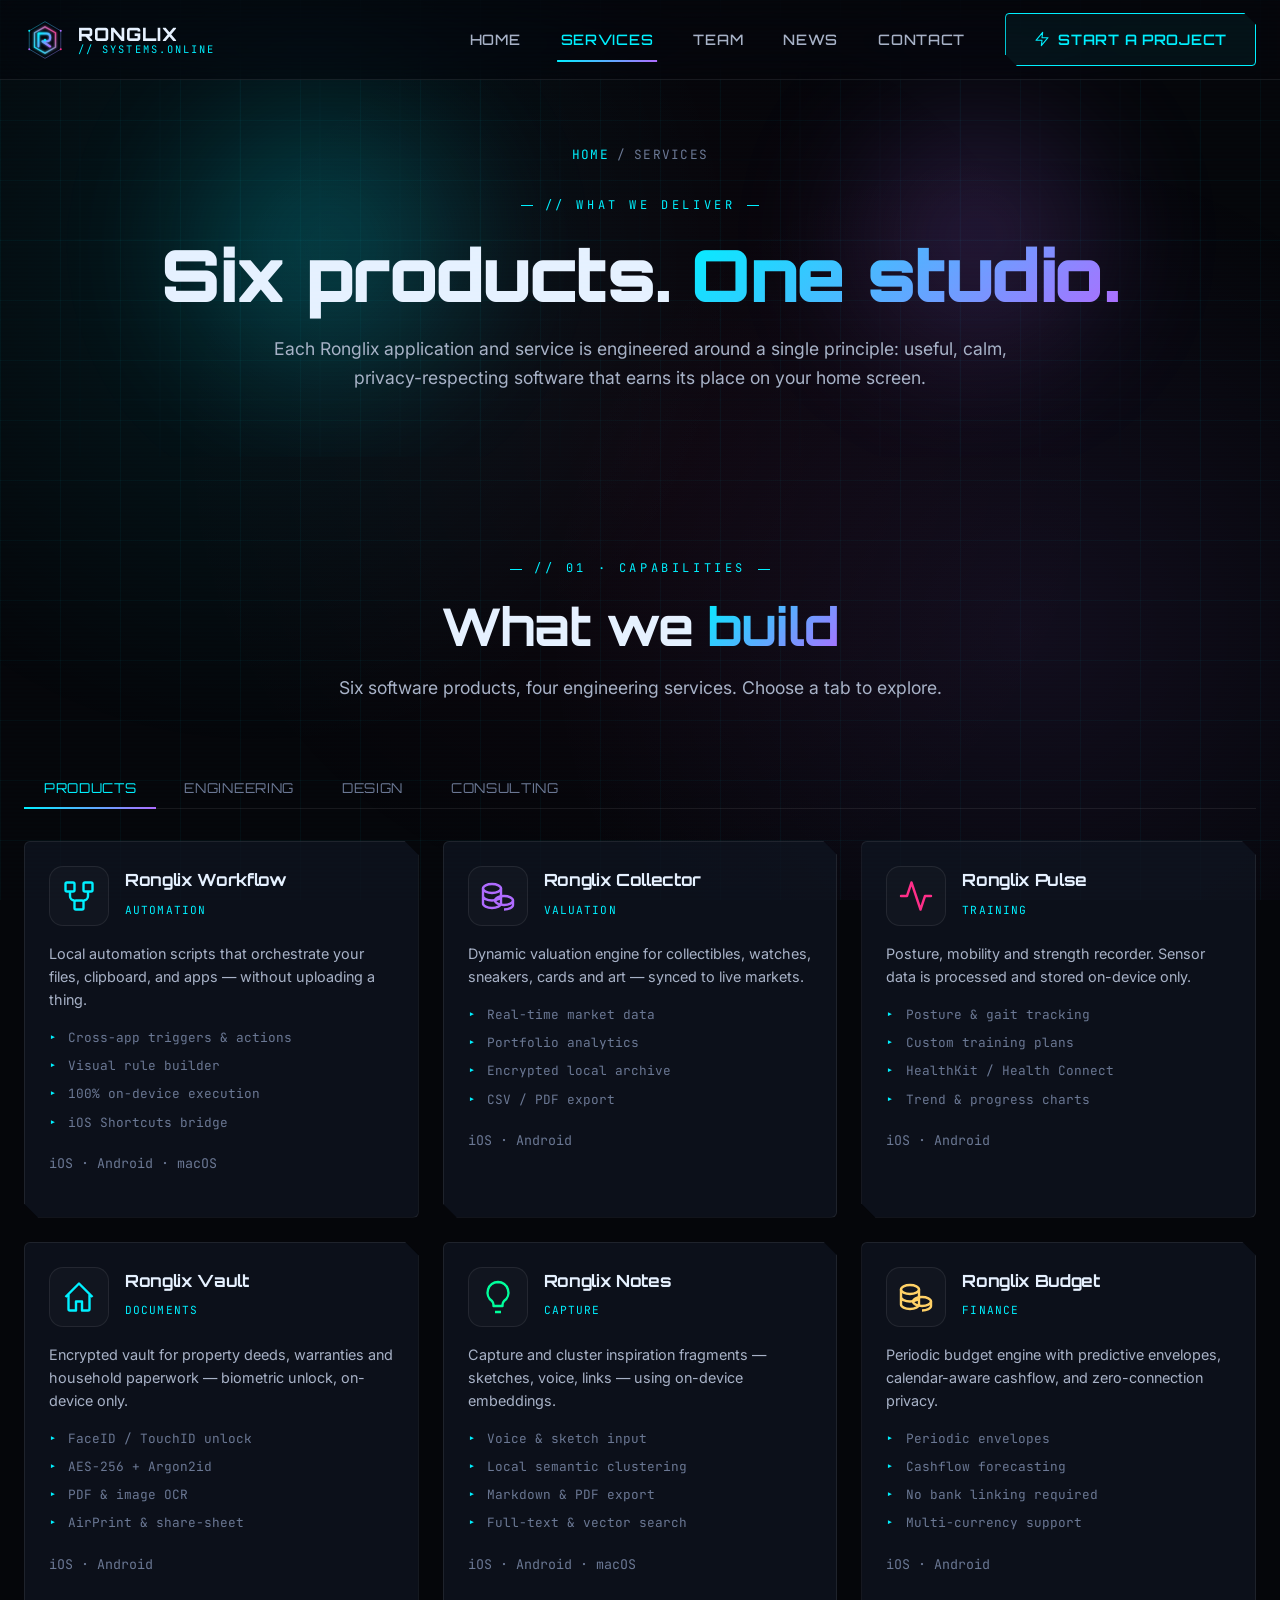
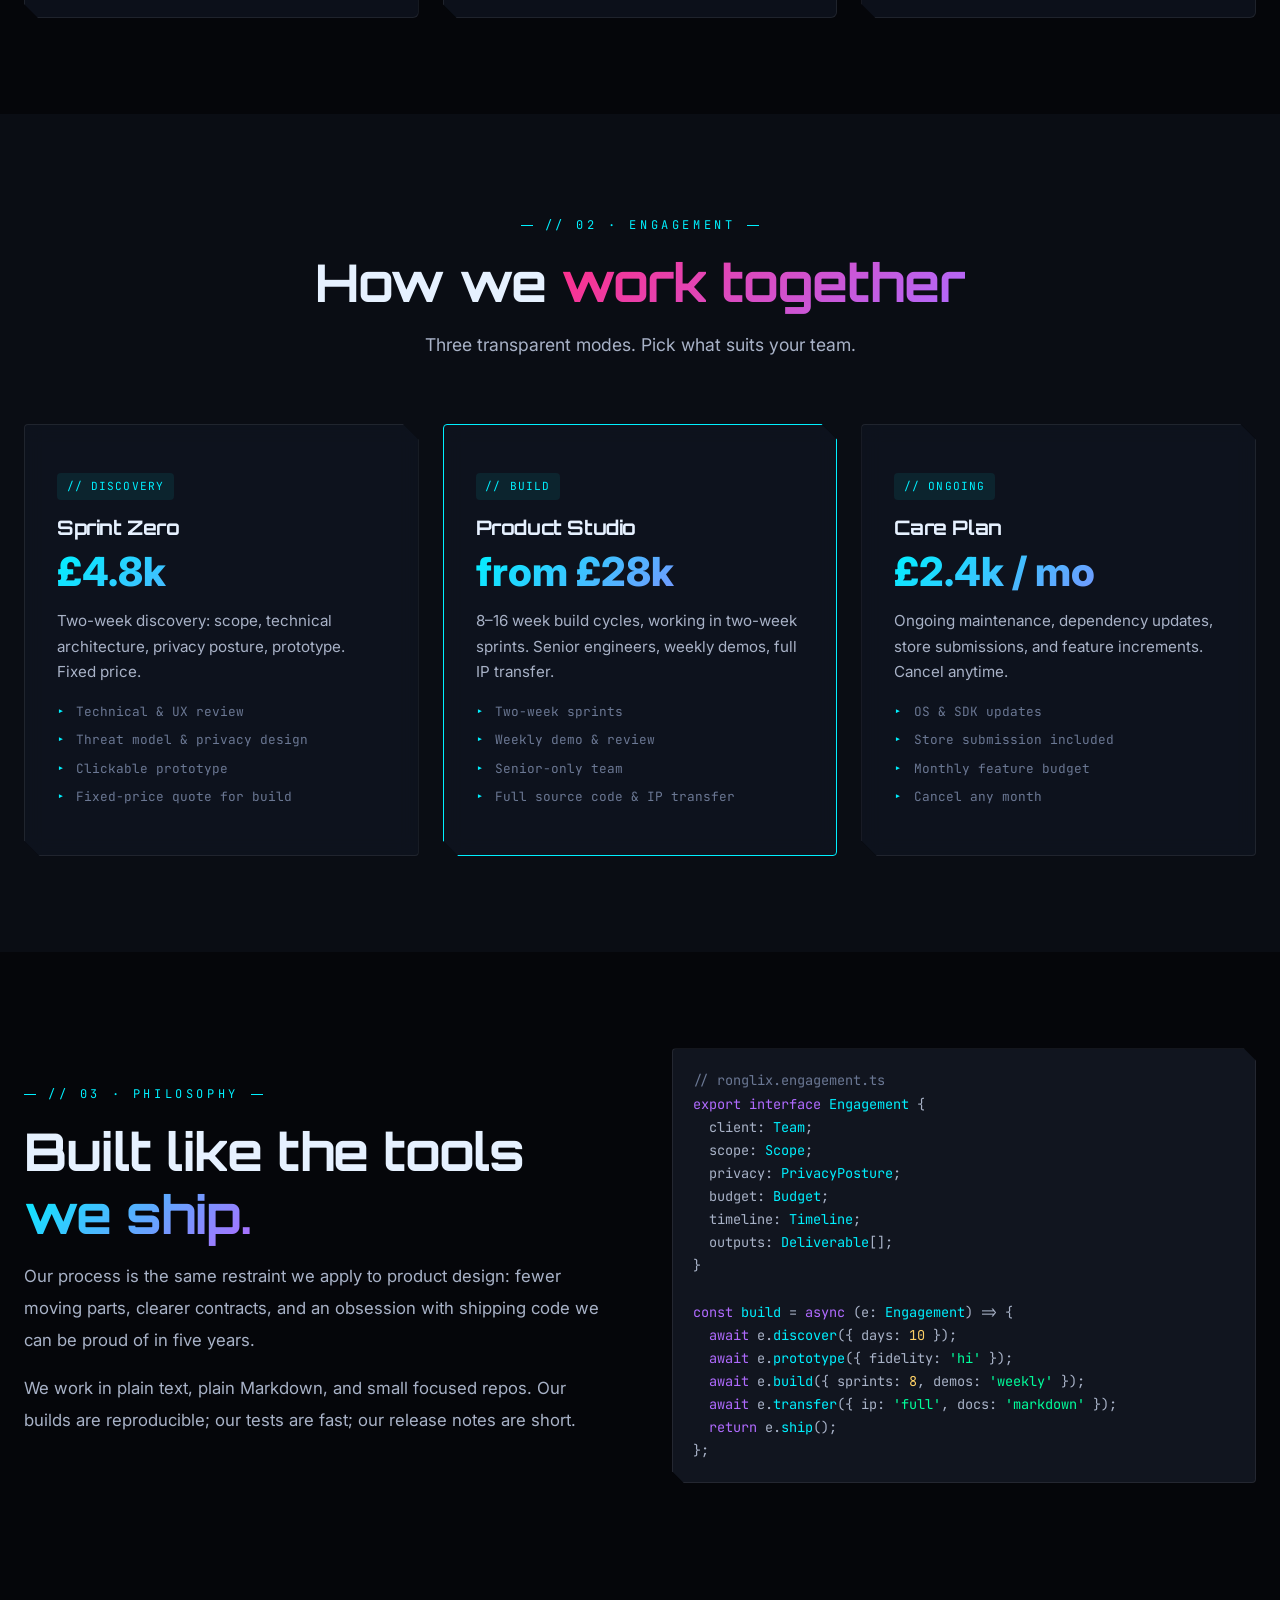
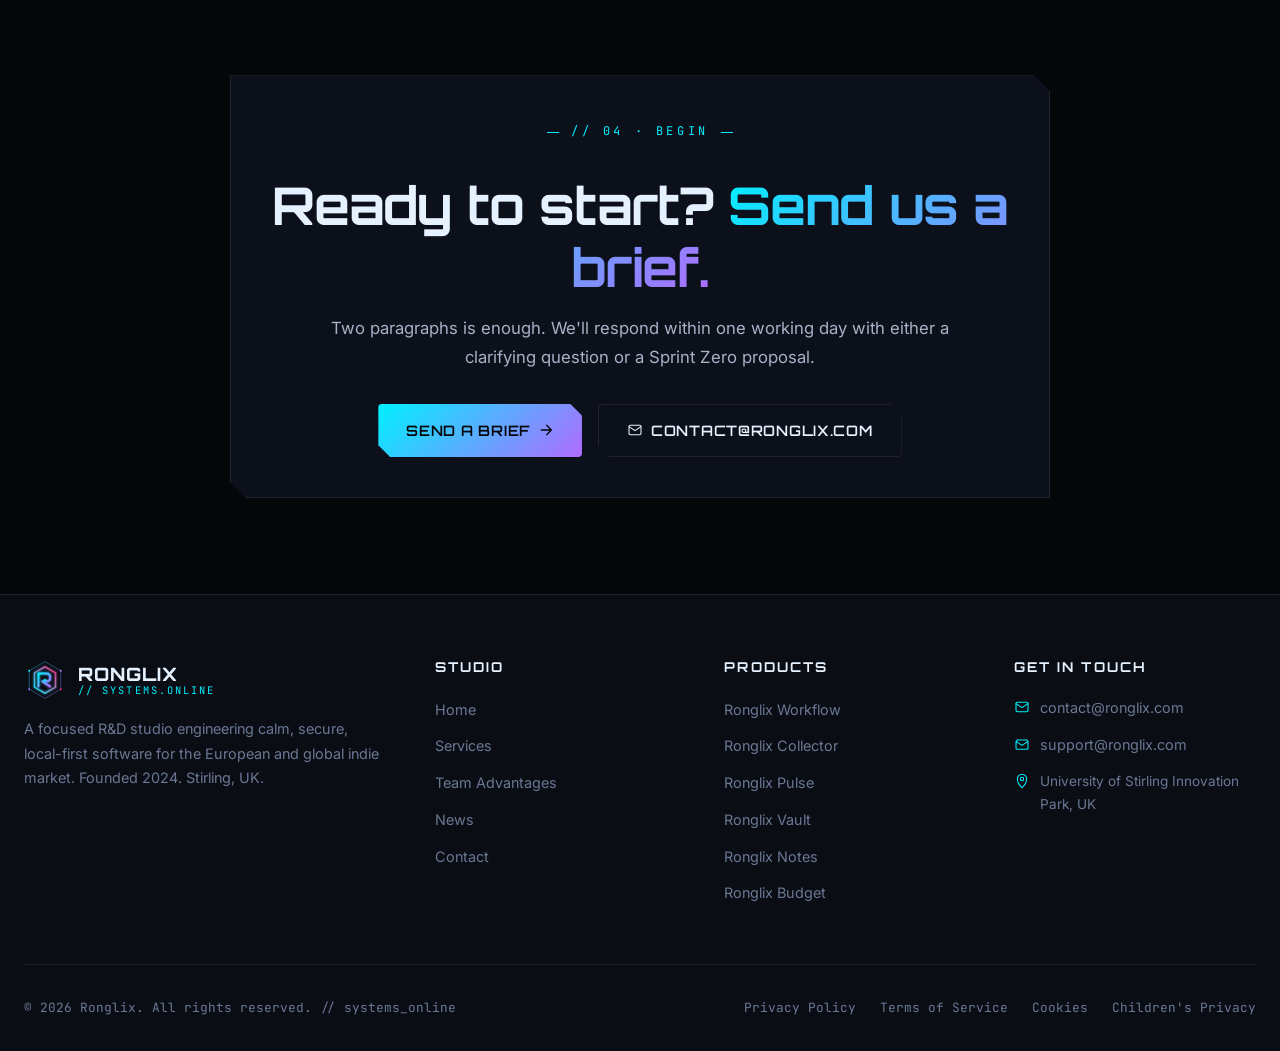
<file: services.html>
<!DOCTYPE html>
<html lang="en">
<head>
    <meta charset="UTF-8">
    <meta http-equiv="X-UA-Compatible" content="IE=edge">
    <meta name="viewport" content="width=device-width, initial-scale=1.0">

    <title>Services & Products — Ronglix · Local-First Software Engineering</title>
    <meta name="description" content="Explore Ronglix's services and product matrix: local-first automation, collector valuation, training recorder, encrypted document vault, semantic notes, and periodic budget engine. Custom engineering for European indie teams.">
    <meta name="keywords" content="ronglix services, local-first apps, privacy-first software, custom software development, iOS app, Android app, indie studio, UK development">
    <meta name="author" content="Ronglix">
    <meta name="robots" content="index, follow">
    <meta name="theme-color" content="#05060a">

    <meta property="og:type" content="website">
    <meta property="og:url" content="https://ronglix.com/services.html">
    <meta property="og:title" content="Services & Products — Ronglix">
    <meta property="og:description" content="Six local-first apps and full-stack engineering services for European indie teams.">
    <meta property="og:image" content="https://ronglix.com/images/generated/services-banner.png">
    <meta property="og:locale" content="en_US">
    <meta property="og:site_name" content="Ronglix">

    <meta name="twitter:card" content="summary_large_image">
    <meta name="twitter:title" content="Services & Products — Ronglix">
    <meta name="twitter:description" content="Six local-first apps and full-stack engineering services for European indie teams.">

    <link rel="canonical" href="https://ronglix.com/services.html">
    <link rel="alternate" hreflang="en" href="https://ronglix.com/services.html">

    <link rel="icon" type="image/svg+xml" href="images/favicon.svg">
    <link rel="apple-touch-icon" href="images/favicon.svg">

    <link rel="preconnect" href="https://fonts.googleapis.com">
    <link rel="preconnect" href="https://fonts.gstatic.com" crossorigin>
    <link rel="stylesheet" href="https://fonts.googleapis.com/css2?family=Orbitron:wght@500;700;800;900&family=JetBrains+Mono:wght@400;500;700&family=Inter:wght@300;400;500;600;700&display=swap">

    <link rel="stylesheet" href="css/main.css">
    <link rel="stylesheet" href="css/animations.css">
    <link rel="stylesheet" href="css/responsive.css">

    <script type="application/ld+json">
    {
        "@context":"https://schema.org",
        "@type":"Service",
        "serviceType":"Software Engineering & Product Design",
        "provider":{"@type":"Organization","name":"Ronglix","url":"https://ronglix.com"},
        "areaServed":["GB","EU","US","Worldwide"],
        "hasOfferCatalog":{
            "@type":"OfferCatalog",
            "name":"Ronglix Services",
            "itemListElement":[
                {"@type":"Offer","itemOffered":{"@type":"Service","name":"Custom iOS Development"}},
                {"@type":"Offer","itemOffered":{"@type":"Service","name":"Custom Android Development"}},
                {"@type":"Offer","itemOffered":{"@type":"Service","name":"Privacy Architecture Review"}},
                {"@type":"Offer","itemOffered":{"@type":"Service","name":"Procedural Audio Engineering"}},
                {"@type":"Offer","itemOffered":{"@type":"Service","name":"UX Design & Motion"}}
            ]
        }
    }
    </script>
</head>
<body>
    <a href="#main" class="skip-link" style="position:absolute;left:-9999px;top:0;background:#00f0ff;color:#05060a;padding:8px 14px;z-index:9999;">Skip to content</a>

    <div class="loader" aria-hidden="true">
        <div class="loader-inner">
            <img class="loader-logo" src="images/logo.svg" alt="">
            <div class="loader-text">loading services</div>
        </div>
    </div>
    <div class="scanlines" aria-hidden="true"></div>

    <!-- HEADER -->
    <header class="site-header" role="banner">
        <div class="header-inner">
            <a href="index.html" class="brand" aria-label="Ronglix home">
                <img class="brand-logo" src="images/logo.svg" alt="">
                <span class="brand-text">
                    <span class="brand-name">RONGLIX</span>
                    <span class="brand-tag">// systems.online</span>
                </span>
            </a>
            <nav class="main-nav" role="navigation" aria-label="Main navigation">
                <a class="nav-link" href="index.html">Home</a>
                <a class="nav-link" href="services.html">Services</a>
                <a class="nav-link" href="advantages.html">Team</a>
                <a class="nav-link" href="news.html">News</a>
                <a class="nav-link" href="contact.html">Contact</a>
                <a class="btn btn-outline nav-cta" href="contact.html">
                    <svg width="16" height="16" aria-hidden="true"><use href="images/icons/sprite.svg#i-zap"/></svg>
                    Start a project
                </a>
            </nav>
            <button class="nav-toggle" aria-label="Open menu" aria-expanded="false">
                <svg class="icon-open" width="22" height="22" aria-hidden="true"><use href="images/icons/sprite.svg#i-menu"/></svg>
                <svg class="icon-close" width="22" height="22" aria-hidden="true" style="display:none"><use href="images/icons/sprite.svg#i-close"/></svg>
            </button>
        </div>
    </header>

    <main id="main" class="page-fade-in">

        <!-- PAGE HERO -->
        <section class="page-hero">
            <div class="hero-bg" aria-hidden="true" style="opacity:0.5">
                <canvas id="hero-network"></canvas>
                <div class="hero-orb hero-orb-1"></div>
                <div class="hero-orb hero-orb-2"></div>
            </div>
            <div class="container">
                <div class="breadcrumb">
                    <a href="index.html">Home</a>
                    <span class="sep">/</span>
                    <span>Services</span>
                </div>
                <span class="section-eyebrow">// what we deliver</span>
                <h1>Six products. <span class="text-gradient">One studio.</span></h1>
                <p>
                    Each Ronglix application and service is engineered around a single
                    principle: useful, calm, privacy-respecting software that earns
                    its place on your home screen.
                </p>
            </div>
        </section>

        <!-- SERVICES MATRIX (TABS) -->
        <section class="section">
            <div class="container">
                <div class="section-header">
                    <span class="section-eyebrow">// 01 · Capabilities</span>
                    <h2 class="section-title">What we <span class="text-gradient">build</span></h2>
                    <p class="section-subtitle">Six software products, four engineering services. Choose a tab to explore.</p>
                </div>

                <div class="tabs">
                    <div class="tabs-nav" role="tablist">
                        <button class="tab-btn active" data-tab="products" role="tab">Products</button>
                        <button class="tab-btn" data-tab="engineering" role="tab">Engineering</button>
                        <button class="tab-btn" data-tab="design" role="tab">Design</button>
                        <button class="tab-btn" data-tab="consulting" role="tab">Consulting</button>
                    </div>

                    <!-- Products tab -->
                    <div class="tab-pane active" id="tab-products" role="tabpanel">
                        <div class="grid grid-3 mt-4">
                            <div class="app-card reveal" id="workflow">
                                <div class="app-card-head">
                                    <div class="app-icon">
                                        <svg style="color:var(--accent-cyan)" aria-hidden="true"><use href="images/icons/sprite.svg#i-flow"/></svg>
                                    </div>
                                    <div class="app-meta">
                                        <h4>Ronglix Workflow</h4>
                                        <span class="app-tag">automation</span>
                                    </div>
                                </div>
                                <p class="app-desc">Local automation scripts that orchestrate your files, clipboard, and apps — without uploading a thing.</p>
                                <ul class="app-features">
                                    <li>Cross-app triggers & actions</li>
                                    <li>Visual rule builder</li>
                                    <li>100% on-device execution</li>
                                    <li>iOS Shortcuts bridge</li>
                                </ul>
                                <p class="mt-2"><small class="text-mono" style="color:var(--text-muted);">iOS · Android · macOS</small></p>
                            </div>

                            <div class="app-card reveal delay-1" id="collector">
                                <div class="app-card-head">
                                    <div class="app-icon">
                                        <svg style="color:var(--accent-purple)" aria-hidden="true"><use href="images/icons/sprite.svg#i-coins"/></svg>
                                    </div>
                                    <div class="app-meta">
                                        <h4>Ronglix Collector</h4>
                                        <span class="app-tag">valuation</span>
                                    </div>
                                </div>
                                <p class="app-desc">Dynamic valuation engine for collectibles, watches, sneakers, cards and art — synced to live markets.</p>
                                <ul class="app-features">
                                    <li>Real-time market data</li>
                                    <li>Portfolio analytics</li>
                                    <li>Encrypted local archive</li>
                                    <li>CSV / PDF export</li>
                                </ul>
                                <p class="mt-2"><small class="text-mono" style="color:var(--text-muted);">iOS · Android</small></p>
                            </div>

                            <div class="app-card reveal delay-2" id="pulse">
                                <div class="app-card-head">
                                    <div class="app-icon">
                                        <svg style="color:var(--accent-magenta)" aria-hidden="true"><use href="images/icons/sprite.svg#i-activity"/></svg>
                                    </div>
                                    <div class="app-meta">
                                        <h4>Ronglix Pulse</h4>
                                        <span class="app-tag">training</span>
                                    </div>
                                </div>
                                <p class="app-desc">Posture, mobility and strength recorder. Sensor data is processed and stored on-device only.</p>
                                <ul class="app-features">
                                    <li>Posture & gait tracking</li>
                                    <li>Custom training plans</li>
                                    <li>HealthKit / Health Connect</li>
                                    <li>Trend & progress charts</li>
                                </ul>
                                <p class="mt-2"><small class="text-mono" style="color:var(--text-muted);">iOS · Android</small></p>
                            </div>

                            <div class="app-card reveal" id="vault">
                                <div class="app-card-head">
                                    <div class="app-icon">
                                        <svg style="color:var(--accent-cyan)" aria-hidden="true"><use href="images/icons/sprite.svg#i-home"/></svg>
                                    </div>
                                    <div class="app-meta">
                                        <h4>Ronglix Vault</h4>
                                        <span class="app-tag">documents</span>
                                    </div>
                                </div>
                                <p class="app-desc">Encrypted vault for property deeds, warranties and household paperwork — biometric unlock, on-device only.</p>
                                <ul class="app-features">
                                    <li>FaceID / TouchID unlock</li>
                                    <li>AES-256 + Argon2id</li>
                                    <li>PDF & image OCR</li>
                                    <li>AirPrint & share-sheet</li>
                                </ul>
                                <p class="mt-2"><small class="text-mono" style="color:var(--text-muted);">iOS · Android</small></p>
                            </div>

                            <div class="app-card reveal delay-1" id="notes">
                                <div class="app-card-head">
                                    <div class="app-icon">
                                        <svg style="color:var(--accent-green)" aria-hidden="true"><use href="images/icons/sprite.svg#i-bulb"/></svg>
                                    </div>
                                    <div class="app-meta">
                                        <h4>Ronglix Notes</h4>
                                        <span class="app-tag">capture</span>
                                    </div>
                                </div>
                                <p class="app-desc">Capture and cluster inspiration fragments — sketches, voice, links — using on-device embeddings.</p>
                                <ul class="app-features">
                                    <li>Voice & sketch input</li>
                                    <li>Local semantic clustering</li>
                                    <li>Markdown & PDF export</li>
                                    <li>Full-text & vector search</li>
                                </ul>
                                <p class="mt-2"><small class="text-mono" style="color:var(--text-muted);">iOS · Android · macOS</small></p>
                            </div>

                            <div class="app-card reveal delay-2" id="budget">
                                <div class="app-card-head">
                                    <div class="app-icon">
                                        <svg style="color:var(--accent-yellow)" aria-hidden="true"><use href="images/icons/sprite.svg#i-coins"/></svg>
                                    </div>
                                    <div class="app-meta">
                                        <h4>Ronglix Budget</h4>
                                        <span class="app-tag">finance</span>
                                    </div>
                                </div>
                                <p class="app-desc">Periodic budget engine with predictive envelopes, calendar-aware cashflow, and zero-connection privacy.</p>
                                <ul class="app-features">
                                    <li>Periodic envelopes</li>
                                    <li>Cashflow forecasting</li>
                                    <li>No bank linking required</li>
                                    <li>Multi-currency support</li>
                                </ul>
                                <p class="mt-2"><small class="text-mono" style="color:var(--text-muted);">iOS · Android</small></p>
                            </div>
                        </div>
                    </div>

                    <!-- Engineering tab -->
                    <div class="tab-pane" id="tab-engineering" role="tabpanel">
                        <div class="grid grid-2 mt-4">
                            <div class="card reveal">
                                <div class="card-icon"><svg aria-hidden="true"><use href="images/icons/sprite.svg#i-code"/></svg></div>
                                <h3 class="card-title">Native iOS engineering</h3>
                                <p class="card-desc">Swift, SwiftUI, UIKit. We ship to TestFlight, App Store, and Apple Vision Pro. Secure enclave, biometrics, and on-device ML — done right.</p>
                                <ul class="app-features mt-2">
                                    <li>Swift 5.9 / SwiftUI 4</li>
                                    <li>App Store & TestFlight pipelines</li>
                                    <li>HealthKit, HomeKit, WidgetKit</li>
                                    <li>Vision Pro & watchOS ports</li>
                                </ul>
                            </div>

                            <div class="card reveal delay-1">
                                <div class="card-icon"><svg aria-hidden="true"><use href="images/icons/sprite.svg#i-android"/></svg></div>
                                <h3 class="card-title">Native Android engineering</h3>
                                <p class="card-desc">Kotlin, Jetpack Compose, Material 3. From background workers to the CameraX and ML Kit — all with privacy as the baseline.</p>
                                <ul class="app-features mt-2">
                                    <li>Kotlin & Jetpack Compose</li>
                                    <li>Play Store & Internal Testing</li>
                                    <li>Health Connect, Material You</li>
                                    <li>Wear OS & Android TV</li>
                                </ul>
                            </div>

                            <div class="card reveal">
                                <div class="card-icon"><svg aria-hidden="true"><use href="images/icons/sprite.svg#i-shield"/></svg></div>
                                <h3 class="card-title">Privacy architecture</h3>
                                <p class="card-desc">Threat modelling, key management, secure storage. Audit and harden existing codebases against modern privacy regulations.</p>
                                <ul class="app-features mt-2">
                                    <li>OWASP MASVS / MASWE reviews</li>
                                    <li>Encryption design (Argon2id, AES-GCM)</li>
                                    <li>GDPR / CCPA / UK-DSA readiness</li>
                                    <li>App privacy nutrition labels</li>
                                </ul>
                            </div>

                            <div class="card reveal delay-1">
                                <div class="card-icon"><svg aria-hidden="true"><use href="images/icons/sprite.svg#i-cpu"/></svg></div>
                                <h3 class="card-title">On-device machine learning</h3>
                                <p class="card-desc">Compact neural networks, classical ML, and signal processing pipelines that run locally — fast, offline, private.</p>
                                <ul class="app-features mt-2">
                                    <li>CoreML, TensorFlow Lite, ONNX</li>
                                    <li>Quantised transformer models</li>
                                    <li>Audio DSP & procedural sound</li>
                                    <li>Vector search & clustering</li>
                                </ul>
                            </div>
                        </div>
                    </div>

                    <!-- Design tab -->
                    <div class="tab-pane" id="tab-design" role="tabpanel">
                        <div class="grid grid-2 mt-4">
                            <div class="card reveal">
                                <div class="card-icon"><svg aria-hidden="true"><use href="images/icons/sprite.svg#i-palette"/></svg></div>
                                <h3 class="card-title">Immersive UX design</h3>
                                <p class="card-desc">Interaction design with depth, motion, and texture — without sacrificing usability. We design for calm, not spectacle.</p>
                                <ul class="app-features mt-2">
                                    <li>Motion language & timing systems</li>
                                    <li>Hi-fi prototypes in Figma</li>
                                    <li>Accessibility audits (WCAG 2.2 AA)</li>
                                    <li>Design tokens & component libraries</li>
                                </ul>
                            </div>

                            <div class="card reveal delay-1">
                                <div class="card-icon"><svg aria-hidden="true"><use href="images/icons/sprite.svg#i-music"/></svg></div>
                                <h3 class="card-title">Procedural audio</h3>
                                <p class="card-desc">Generative soundscapes, custom DSP, and adaptive ambient audio. Smaller than MP3, infinitely variable.</p>
                                <ul class="app-features mt-2">
                                    <li>Custom DSP graphs (AudioKit, JUCE)</li>
                                    <li>Generative SFX & music</li>
                                    <li>Spatial & binaural mixing</li>
                                    <li>Adaptive reactivity to sensor data</li>
                                </ul>
                            </div>

                            <div class="card reveal">
                                <div class="card-icon"><svg aria-hidden="true"><use href="images/icons/sprite.svg#i-spark"/></svg></div>
                                <h3 class="card-title">Generative visuals</h3>
                                <p class="card-desc">Procedural shaders, particle systems, and SVG generators that produce living, organic interfaces — no two sessions identical.</p>
                                <ul class="app-features mt-2">
                                    <li>Metal / OpenGL / WebGL shaders</li>
                                    <li>Lottie / SVG animation</li>
                                    <li>Real-time data-driven graphics</li>
                                    <li>Cross-platform render pipelines</li>
                                </ul>
                            </div>

                            <div class="card reveal delay-1">
                                <div class="card-icon"><svg aria-hidden="true"><use href="images/icons/sprite.svg#i-bulb"/></svg></div>
                                <h3 class="card-title">Brand & identity</h3>
                                <p class="card-desc">Minimal visual systems for indie software studios — logos, typography, and design tokens that translate across app, web, and print.</p>
                                <ul class="app-features mt-2">
                                    <li>Wordmark & icon system</li>
                                    <li>Typography selection</li>
                                    <li>App Store screenshot design</li>
                                    <li>Website & marketing collateral</li>
                                </ul>
                            </div>
                        </div>
                    </div>

                    <!-- Consulting tab -->
                    <div class="tab-pane" id="tab-consulting" role="tabpanel">
                        <div class="grid grid-2 mt-4">
                            <div class="card reveal">
                                <div class="card-icon"><svg aria-hidden="true"><use href="images/icons/sprite.svg#i-target"/></svg></div>
                                <h3 class="card-title">Privacy audit & review</h3>
                                <p class="card-desc">Independent review of your app's privacy posture: code, network, telemetry, and consent flows. Deliverable includes prioritised remediation.</p>
                                <ul class="app-features mt-2">
                                    <li>Static & dynamic analysis</li>
                                    <li>Data-flow mapping</li>
                                    <li>App Store privacy label review</li>
                                    <li>GDPR / DSA / COPPA mapping</li>
                                </ul>
                            </div>

                            <div class="card reveal delay-1">
                                <div class="card-icon"><svg aria-hidden="true"><use href="images/icons/sprite.svg#i-rocket"/></svg></div>
                                <h3 class="card-title">App Store launch support</h3>
                                <p class="card-desc">From screenshots to metadata, ASO basics, and submission pipelines. We help indie teams get unblocked and shipped.</p>
                                <ul class="app-features mt-2">
                                    <li>ASO & keyword research</li>
                                    <li>Screenshot & preview design</li>
                                    <li>Submission pipeline setup</li>
                                    <li>Review-response playbook</li>
                                </ul>
                            </div>

                            <div class="card reveal">
                                <div class="card-icon"><svg aria-hidden="true"><use href="images/icons/sprite.svg#i-eye"/></svg></div>
                                <h3 class="card-title">Telemetry & analytics</h3>
                                <p class="card-desc">Help deciding what to measure and how — without breaking your privacy promises. On-device analytics pipelines and aggregated dashboards.</p>
                                <ul class="app-features mt-2">
                                    <li>Privacy-respecting telemetry</li>
                                    <li>Local-first analytics pipelines</li>
                                    <li>Cohort dashboards</li>
                                    <li>Consent-aware instrumentation</li>
                                </ul>
                            </div>

                            <div class="card reveal delay-1">
                                <div class="card-icon"><svg aria-hidden="true"><use href="images/icons/sprite.svg#i-users"/></svg></div>
                                <h3 class="card-title">Team augmentation</h3>
                                <p class="card-desc">Senior engineers, designers, and privacy specialists — embedded into your team for 4 to 16 weeks. UK timezone, EU holidays, English working language.</p>
                                <ul class="app-features mt-2">
                                    <li>Senior IC level only</li>
                                    <li>Embedded or parallel teams</li>
                                    <li>Knowledge transfer built in</li>
                                    <li>Clean exit with documentation</li>
                                </ul>
                            </div>
                        </div>
                    </div>
                </div>
            </div>
        </section>

        <!-- ENGAGEMENT MODEL -->
        <section class="section" style="background:var(--bg-secondary);">
            <div class="container">
                <div class="section-header">
                    <span class="section-eyebrow">// 02 · Engagement</span>
                    <h2 class="section-title">How we <span class="text-gradient-2">work together</span></h2>
                    <p class="section-subtitle">Three transparent modes. Pick what suits your team.</p>
                </div>

                <div class="grid grid-3 mt-5">
                    <div class="card reveal tilt">
                        <div class="card-tag mb-2">// discovery</div>
                        <h3 class="card-title">Sprint Zero</h3>
                        <p style="font-size:2.5rem;font-weight:800;background:var(--gradient-primary);-webkit-background-clip:text;background-clip:text;-webkit-text-fill-color:transparent;line-height:1;">£4.8k</p>
                        <p class="card-desc">Two-week discovery: scope, technical architecture, privacy posture, prototype. Fixed price.</p>
                        <ul class="app-features">
                            <li>Technical & UX review</li>
                            <li>Threat model & privacy design</li>
                            <li>Clickable prototype</li>
                            <li>Fixed-price quote for build</li>
                        </ul>
                    </div>

                    <div class="card reveal delay-1 tilt" style="border-color:var(--accent-cyan);">
                        <div class="card-tag mb-2">// build</div>
                        <h3 class="card-title">Product Studio</h3>
                        <p style="font-size:2.5rem;font-weight:800;background:var(--gradient-primary);-webkit-background-clip:text;background-clip:text;-webkit-text-fill-color:transparent;line-height:1;">from £28k</p>
                        <p class="card-desc">8–16 week build cycles, working in two-week sprints. Senior engineers, weekly demos, full IP transfer.</p>
                        <ul class="app-features">
                            <li>Two-week sprints</li>
                            <li>Weekly demo & review</li>
                            <li>Senior-only team</li>
                            <li>Full source code & IP transfer</li>
                        </ul>
                    </div>

                    <div class="card reveal delay-2 tilt">
                        <div class="card-tag mb-2">// ongoing</div>
                        <h3 class="card-title">Care Plan</h3>
                        <p style="font-size:2.5rem;font-weight:800;background:var(--gradient-primary);-webkit-background-clip:text;background-clip:text;-webkit-text-fill-color:transparent;line-height:1;">£2.4k / mo</p>
                        <p class="card-desc">Ongoing maintenance, dependency updates, store submissions, and feature increments. Cancel anytime.</p>
                        <ul class="app-features">
                            <li>OS & SDK updates</li>
                            <li>Store submission included</li>
                            <li>Monthly feature budget</li>
                            <li>Cancel any month</li>
                        </ul>
                    </div>
                </div>
            </div>
        </section>

        <!-- CODE / PHILOSOPHY -->
        <section class="section">
            <div class="container">
                <div class="grid grid-2" style="align-items:center;gap:4rem;">
                    <div class="reveal">
                        <span class="section-eyebrow">// 03 · Philosophy</span>
                        <h2>Built like the tools <span class="text-gradient">we ship.</span></h2>
                        <p style="font-size:1.05rem;line-height:1.9;">
                            Our process is the same restraint we apply to product design:
                            fewer moving parts, clearer contracts, and an obsession with
                            shipping code we can be proud of in five years.
                        </p>
                        <p style="font-size:1.05rem;line-height:1.9;">
                            We work in plain text, plain Markdown, and small focused repos.
                            Our builds are reproducible; our tests are fast; our release
                            notes are short.
                        </p>
                    </div>

                    <div class="reveal delay-2">
                        <pre class="code-block"><span class="comment">// ronglix.engagement.ts</span>
<span class="keyword">export interface</span> <span class="fn">Engagement</span> {
  client: <span class="fn">Team</span>;
  scope: <span class="fn">Scope</span>;
  privacy: <span class="fn">PrivacyPosture</span>;
  budget: <span class="fn">Budget</span>;
  timeline: <span class="fn">Timeline</span>;
  outputs: <span class="fn">Deliverable</span>[];
}

<span class="keyword">const</span> <span class="fn">build</span> = <span class="keyword">async</span> (e: <span class="fn">Engagement</span>) => {
  <span class="keyword">await</span> e.<span class="fn">discover</span>({ days: <span class="num">10</span> });
  <span class="keyword">await</span> e.<span class="fn">prototype</span>({ fidelity: <span class="string">'hi'</span> });
  <span class="keyword">await</span> e.<span class="fn">build</span>({ sprints: <span class="num">8</span>, demos: <span class="string">'weekly'</span> });
  <span class="keyword">await</span> e.<span class="fn">transfer</span>({ ip: <span class="string">'full'</span>, docs: <span class="string">'markdown'</span> });
  <span class="keyword">return</span> e.<span class="fn">ship</span>();
};</pre>
                    </div>
                </div>
            </div>
        </section>

        <!-- CTA -->
        <section class="section">
            <div class="container">
                <div class="contact-info" style="text-align:center;max-width:820px;margin:0 auto;">
                    <span class="section-eyebrow">// 04 · Begin</span>
                    <h2 style="margin-top:1rem;">Ready to start? <span class="text-gradient">Send us a brief.</span></h2>
                    <p style="font-size:1.05rem;max-width:640px;margin:1rem auto 2rem;">
                        Two paragraphs is enough. We'll respond within one working day with either
                        a clarifying question or a Sprint Zero proposal.
                    </p>
                    <div class="hero-actions" style="justify-content:center;">
                        <a href="contact.html" class="btn btn-primary">
                            Send a brief
                            <svg width="16" height="16" aria-hidden="true"><use href="images/icons/sprite.svg#i-arrow-right"/></svg>
                        </a>
                        <a href="mailto:contact@ronglix.com" class="btn btn-ghost">
                            <svg width="16" height="16" aria-hidden="true"><use href="images/icons/sprite.svg#i-mail"/></svg>
                            contact@ronglix.com
                        </a>
                    </div>
                </div>
            </div>
        </section>
    </main>

    <!-- FOOTER -->
    <footer class="site-footer" role="contentinfo">
        <div class="container">
            <div class="footer-grid">
                <div class="footer-brand">
                    <a href="index.html" class="brand">
                        <img class="brand-logo" src="images/logo.svg" alt="">
                        <span class="brand-text">
                            <span class="brand-name">RONGLIX</span>
                            <span class="brand-tag">// systems.online</span>
                        </span>
                    </a>
                    <p class="footer-about mt-2">A focused R&D studio engineering calm, secure, local-first software for the European and global indie market. Founded 2024. Stirling, UK.</p>
                </div>
                <div class="footer-col">
                    <h5>Studio</h5>
                    <ul>
                        <li><a href="index.html">Home</a></li>
                        <li><a href="services.html">Services</a></li>
                        <li><a href="advantages.html">Team Advantages</a></li>
                        <li><a href="news.html">News</a></li>
                        <li><a href="contact.html">Contact</a></li>
                    </ul>
                </div>
                <div class="footer-col">
                    <h5>Products</h5>
                    <ul>
                        <li><a href="services.html#workflow">Ronglix Workflow</a></li>
                        <li><a href="services.html#collector">Ronglix Collector</a></li>
                        <li><a href="services.html#pulse">Ronglix Pulse</a></li>
                        <li><a href="services.html#vault">Ronglix Vault</a></li>
                        <li><a href="services.html#notes">Ronglix Notes</a></li>
                        <li><a href="services.html#budget">Ronglix Budget</a></li>
                    </ul>
                </div>
                <div class="footer-col">
                    <h5>Get in touch</h5>
                    <div class="footer-contact-item">
                        <svg aria-hidden="true"><use href="images/icons/sprite.svg#i-mail"/></svg>
                        <a href="mailto:contact@ronglix.com">contact@ronglix.com</a>
                    </div>
                    <div class="footer-contact-item">
                        <svg aria-hidden="true"><use href="images/icons/sprite.svg#i-mail-support"/></svg>
                        <a href="mailto:support@ronglix.com">support@ronglix.com</a>
                    </div>
                    <div class="footer-contact-item">
                        <svg aria-hidden="true"><use href="images/icons/sprite.svg#i-pin"/></svg>
                        <span>University of Stirling Innovation Park, UK</span>
                    </div>
                </div>
            </div>
            <div class="footer-bottom">
                <div class="footer-copyright">© <span data-year>2026</span> Ronglix. All rights reserved. // systems_online</div>
                <div class="footer-legal">
                    <a href="privacy.html">Privacy Policy</a>
                    <a href="terms.html">Terms of Service</a>
                    <a href="privacy.html#cookies">Cookies</a>
                    <a href="privacy.html#children">Children's Privacy</a>
                </div>
            </div>
        </div>
    </footer>

    <button class="back-top" aria-label="Back to top">
        <svg aria-hidden="true"><use href="images/icons/sprite.svg#i-arrow-right" style="transform:rotate(-90deg)"/></svg>
    </button>

    <script src="js/main.js"></script>
    <script src="js/animations.js"></script>
</body>
</html>
</file>
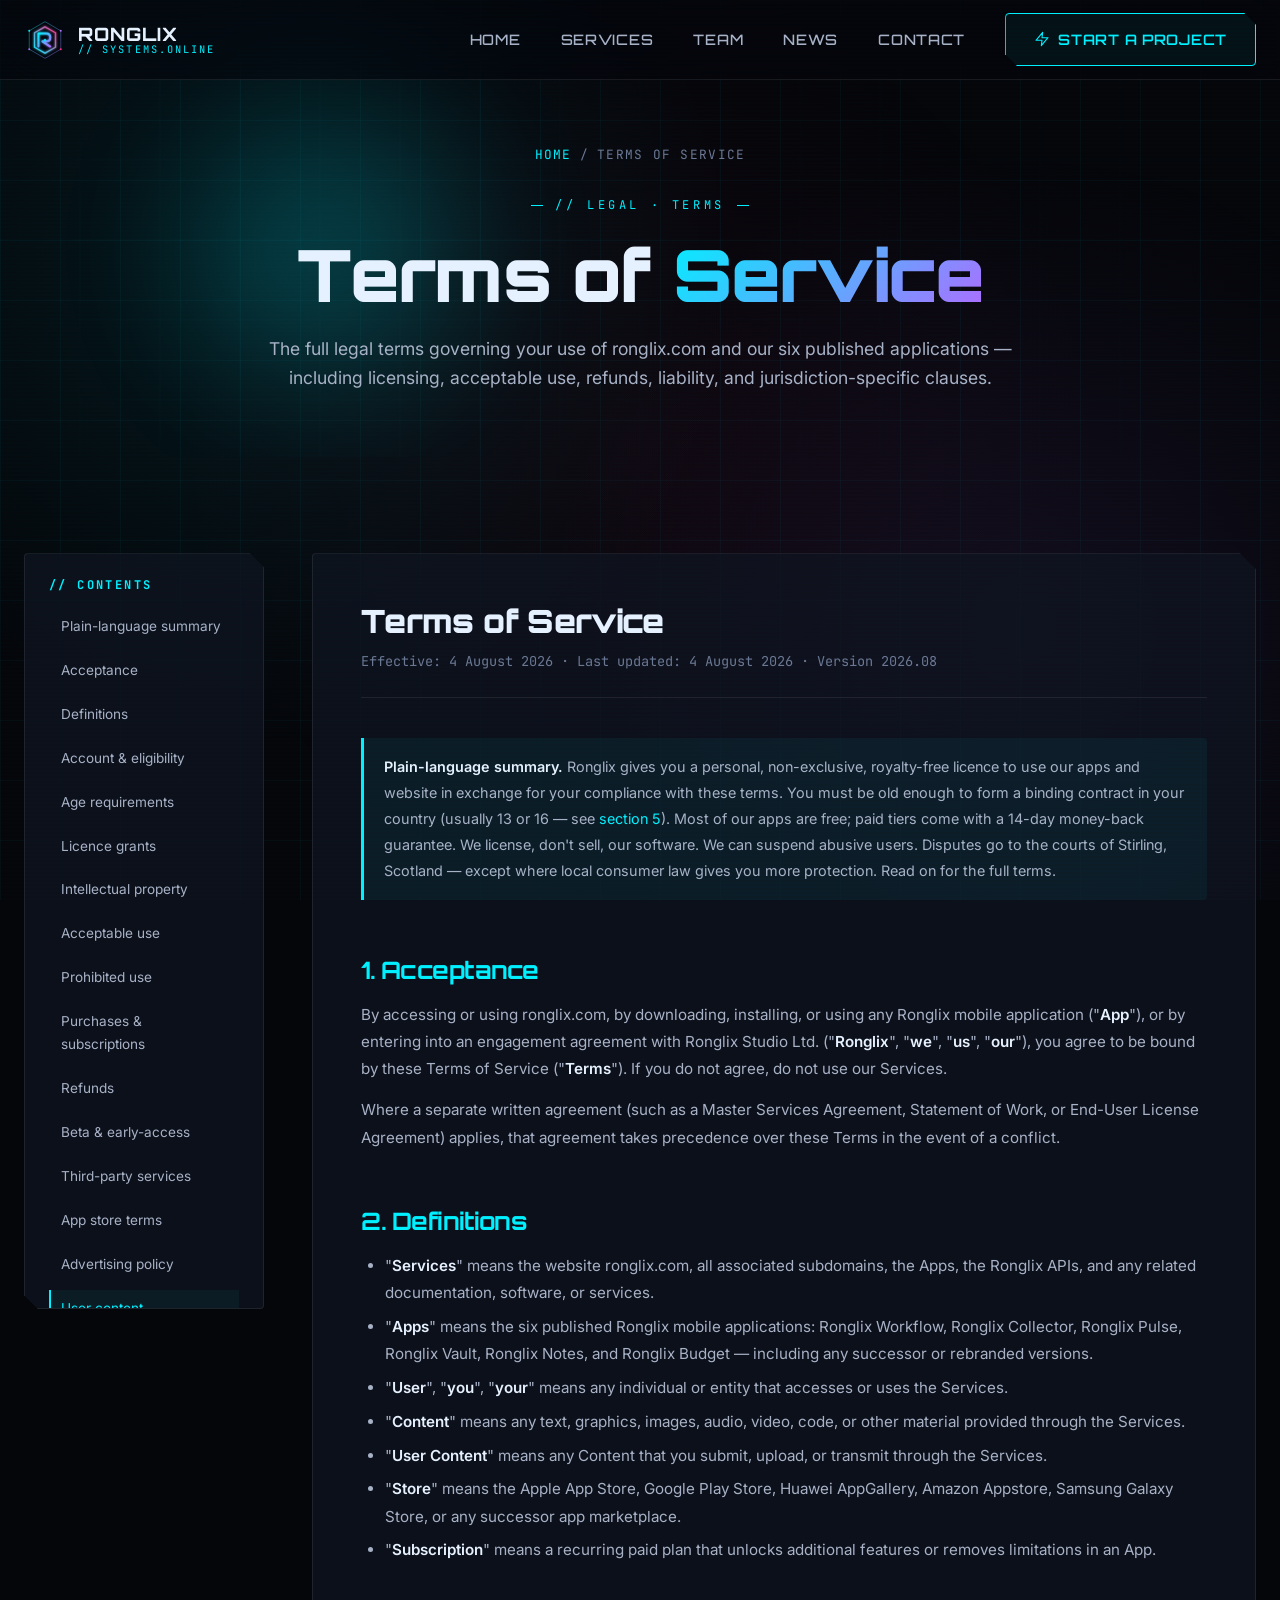
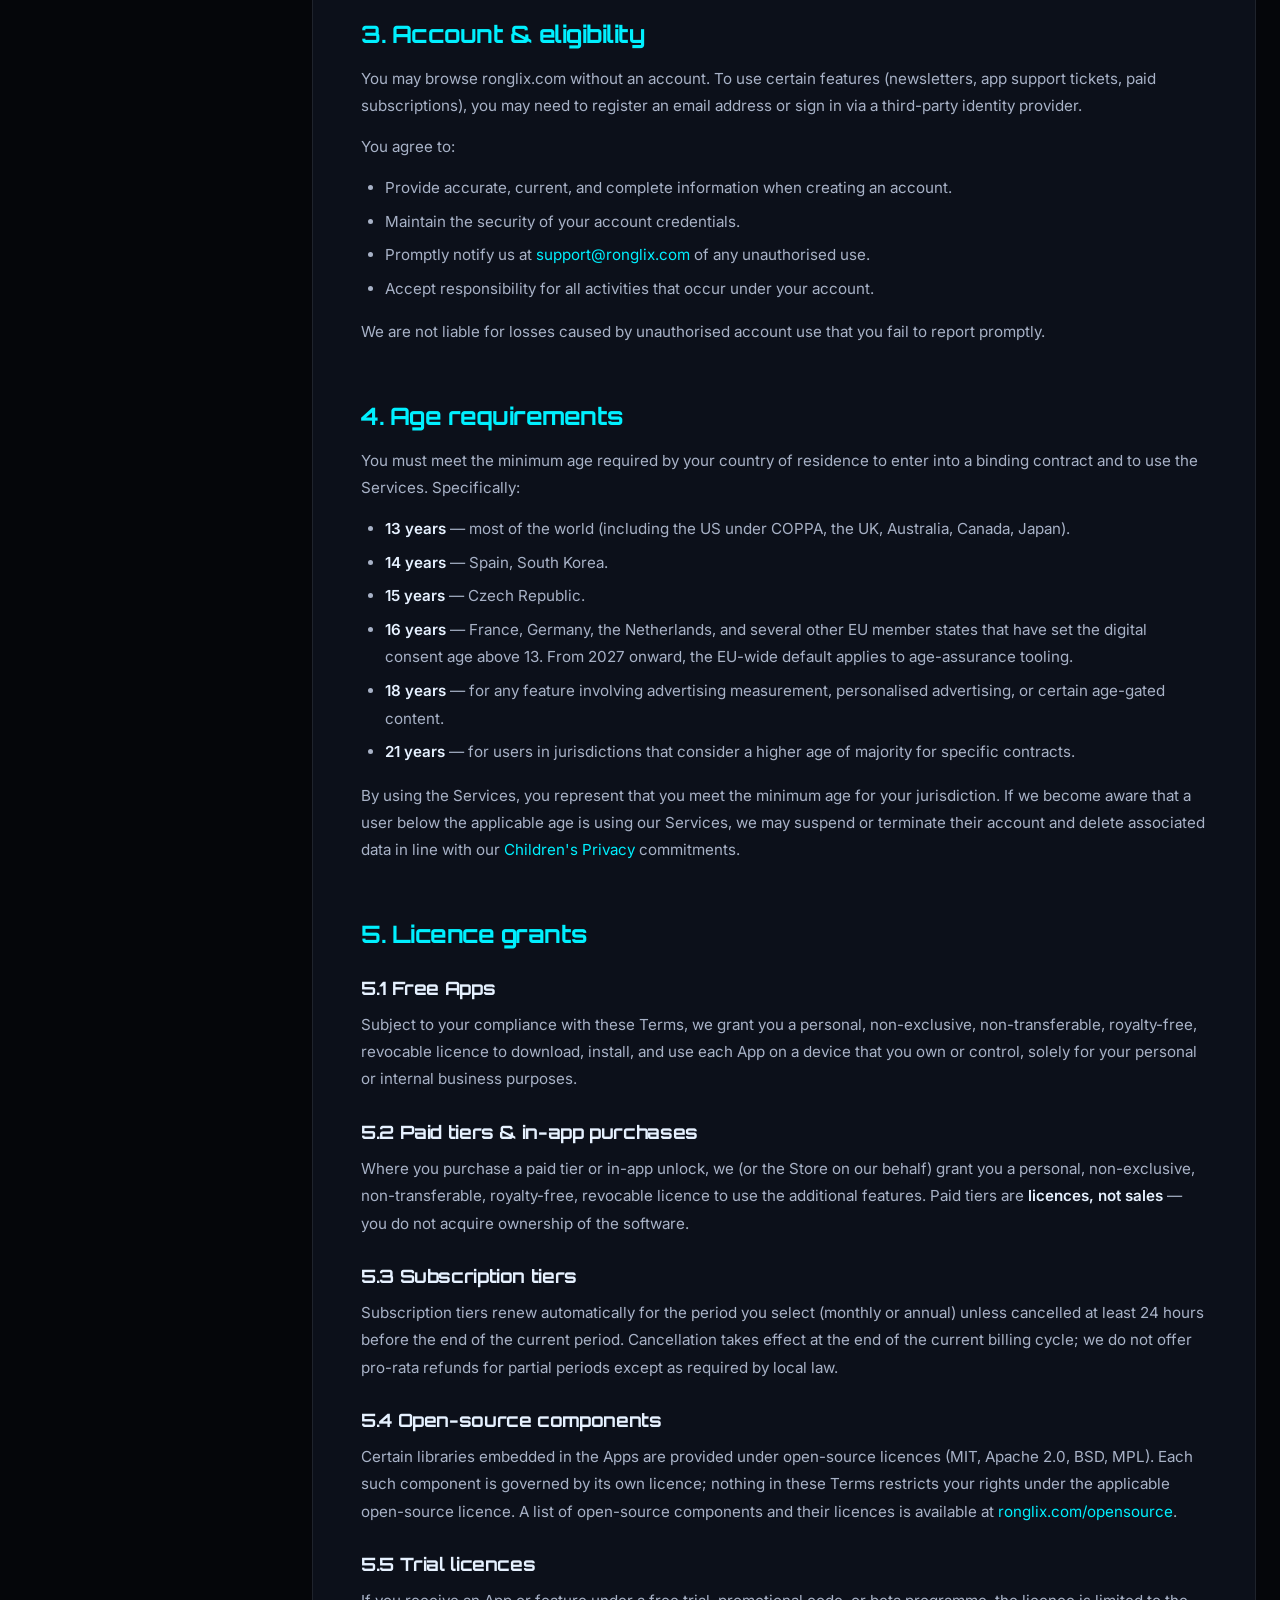
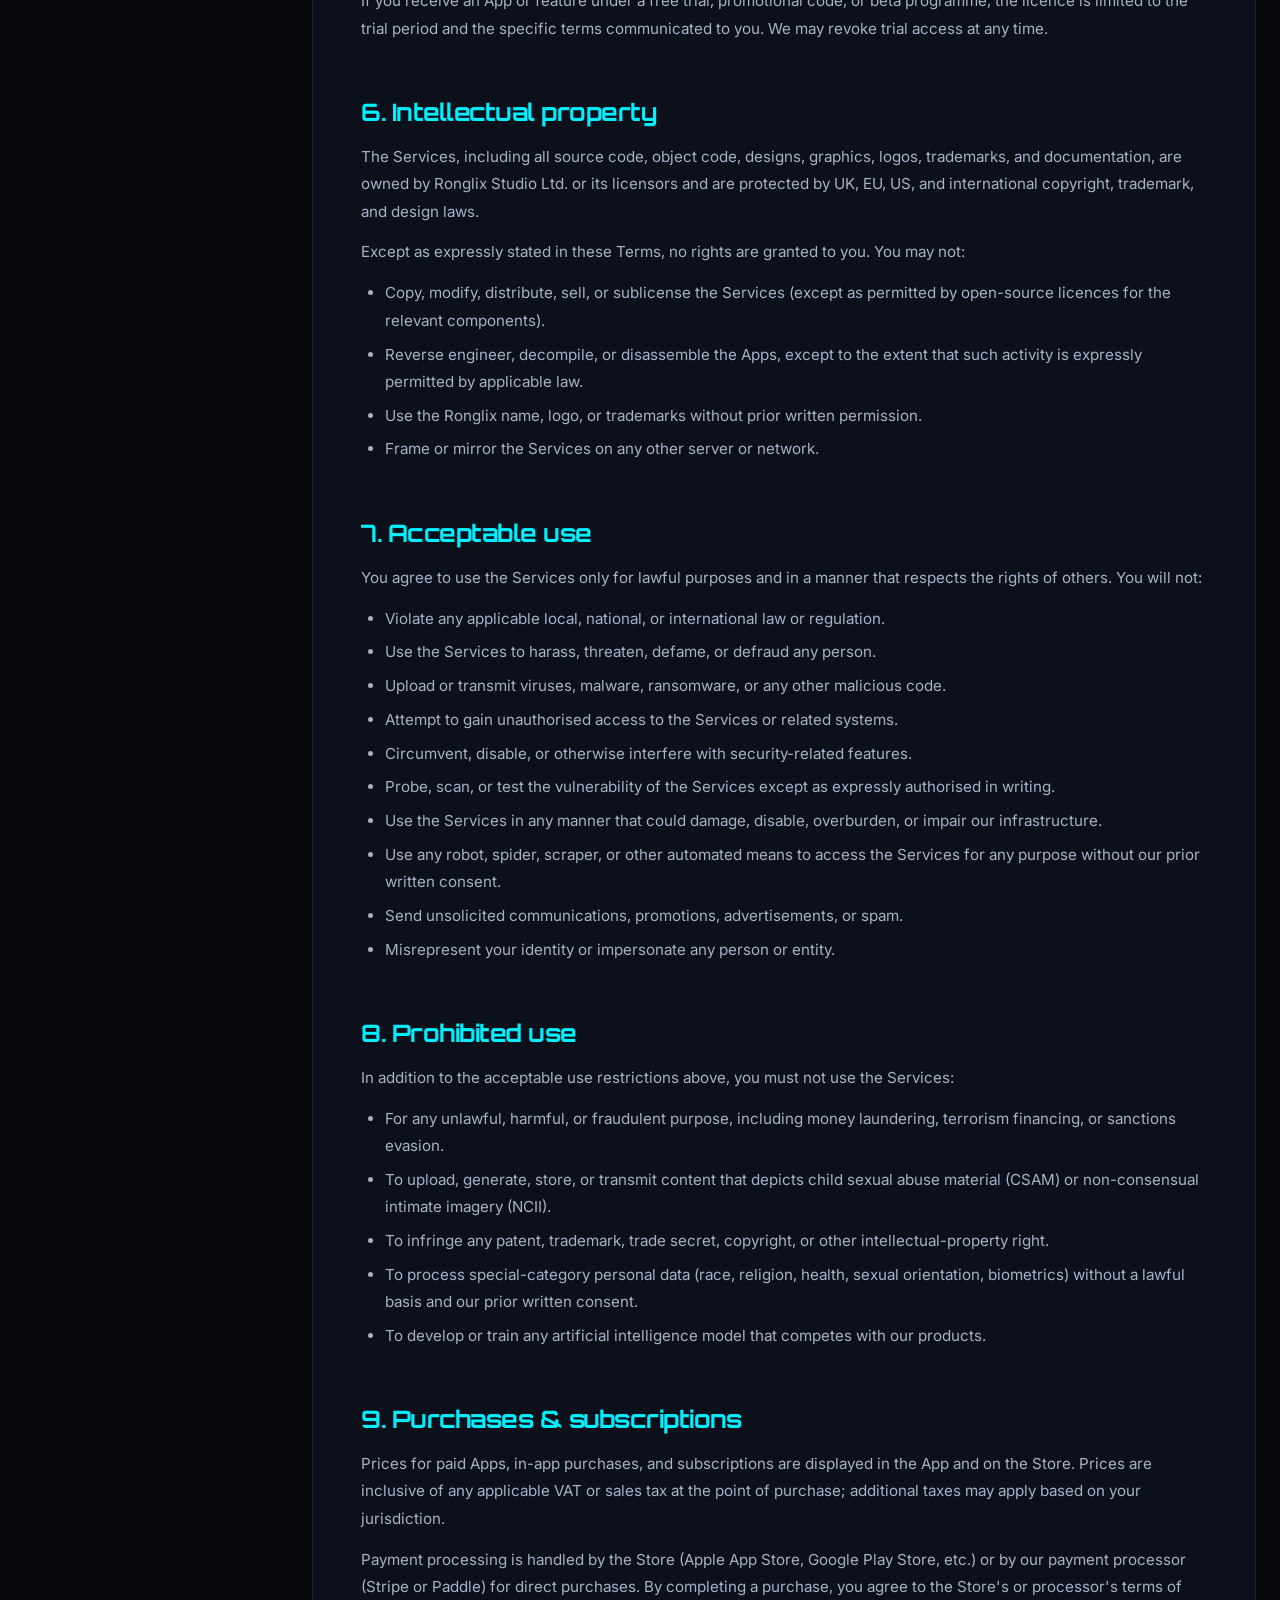
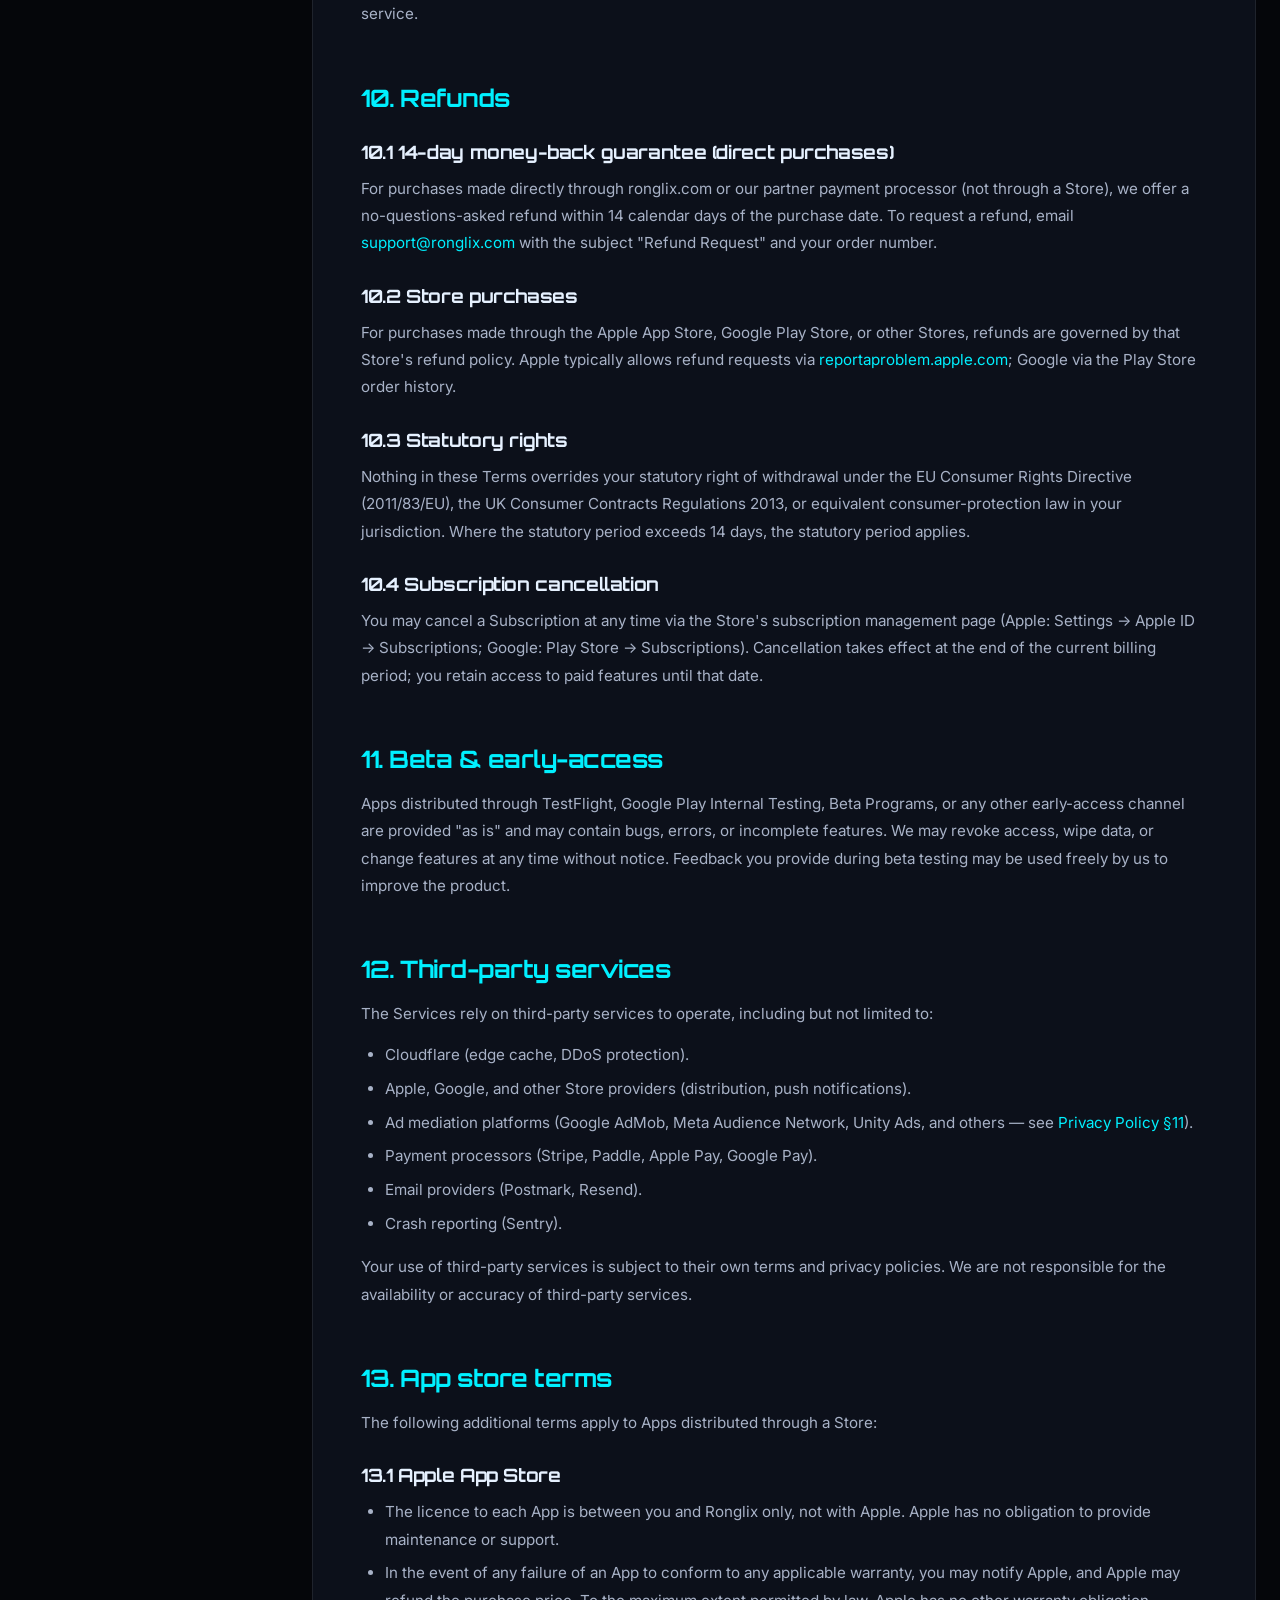
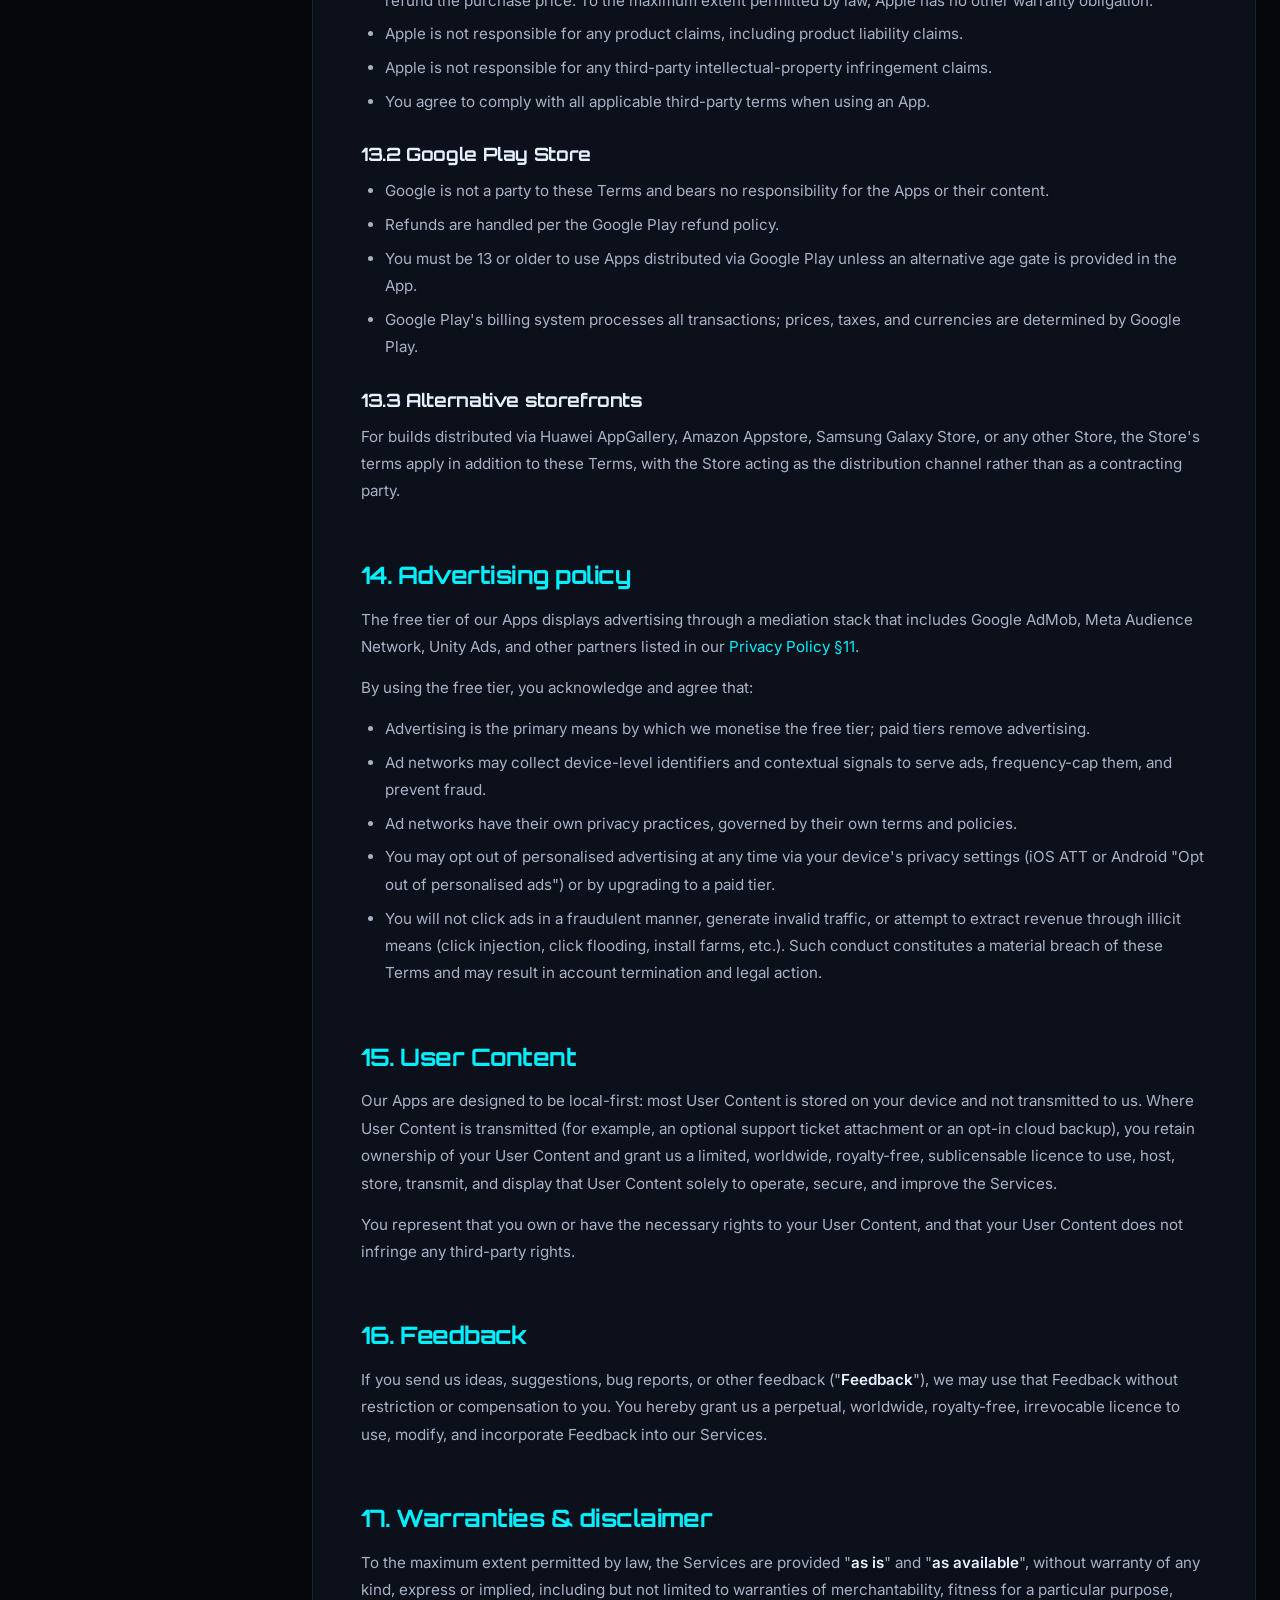
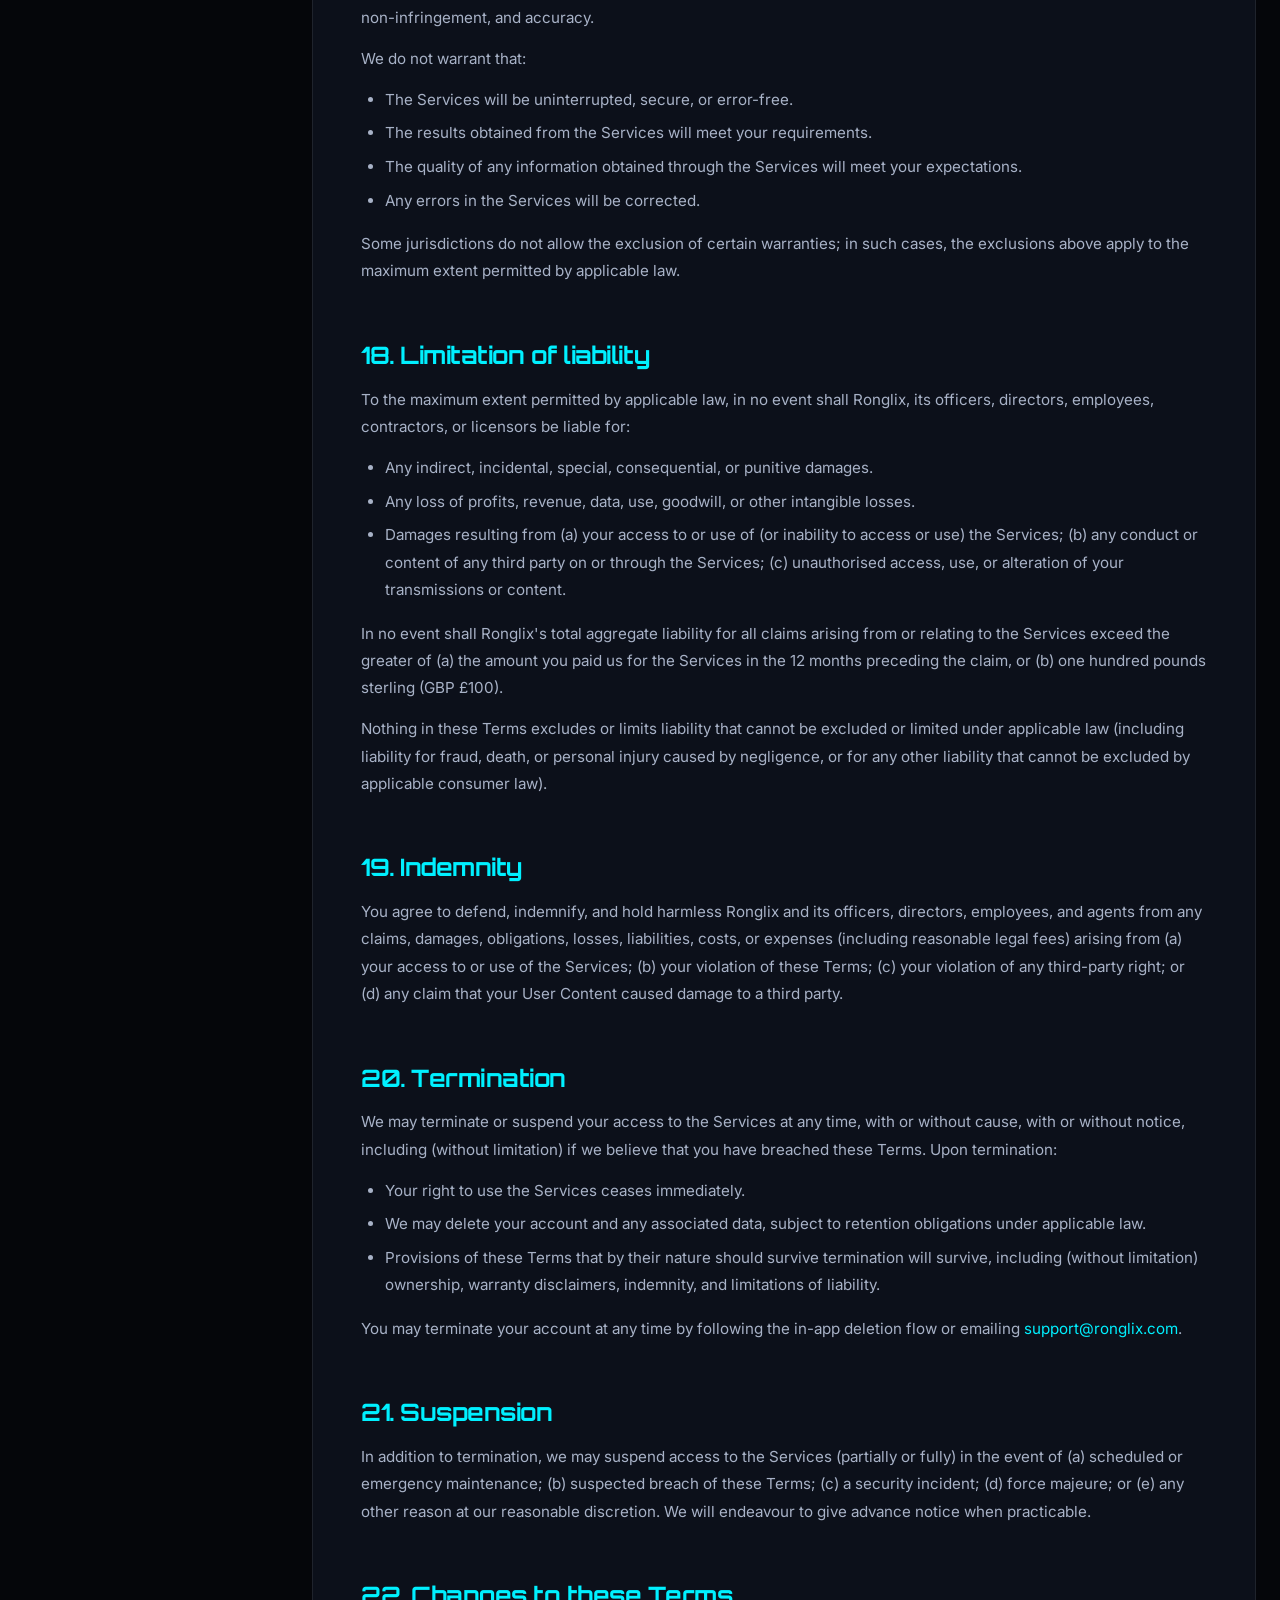
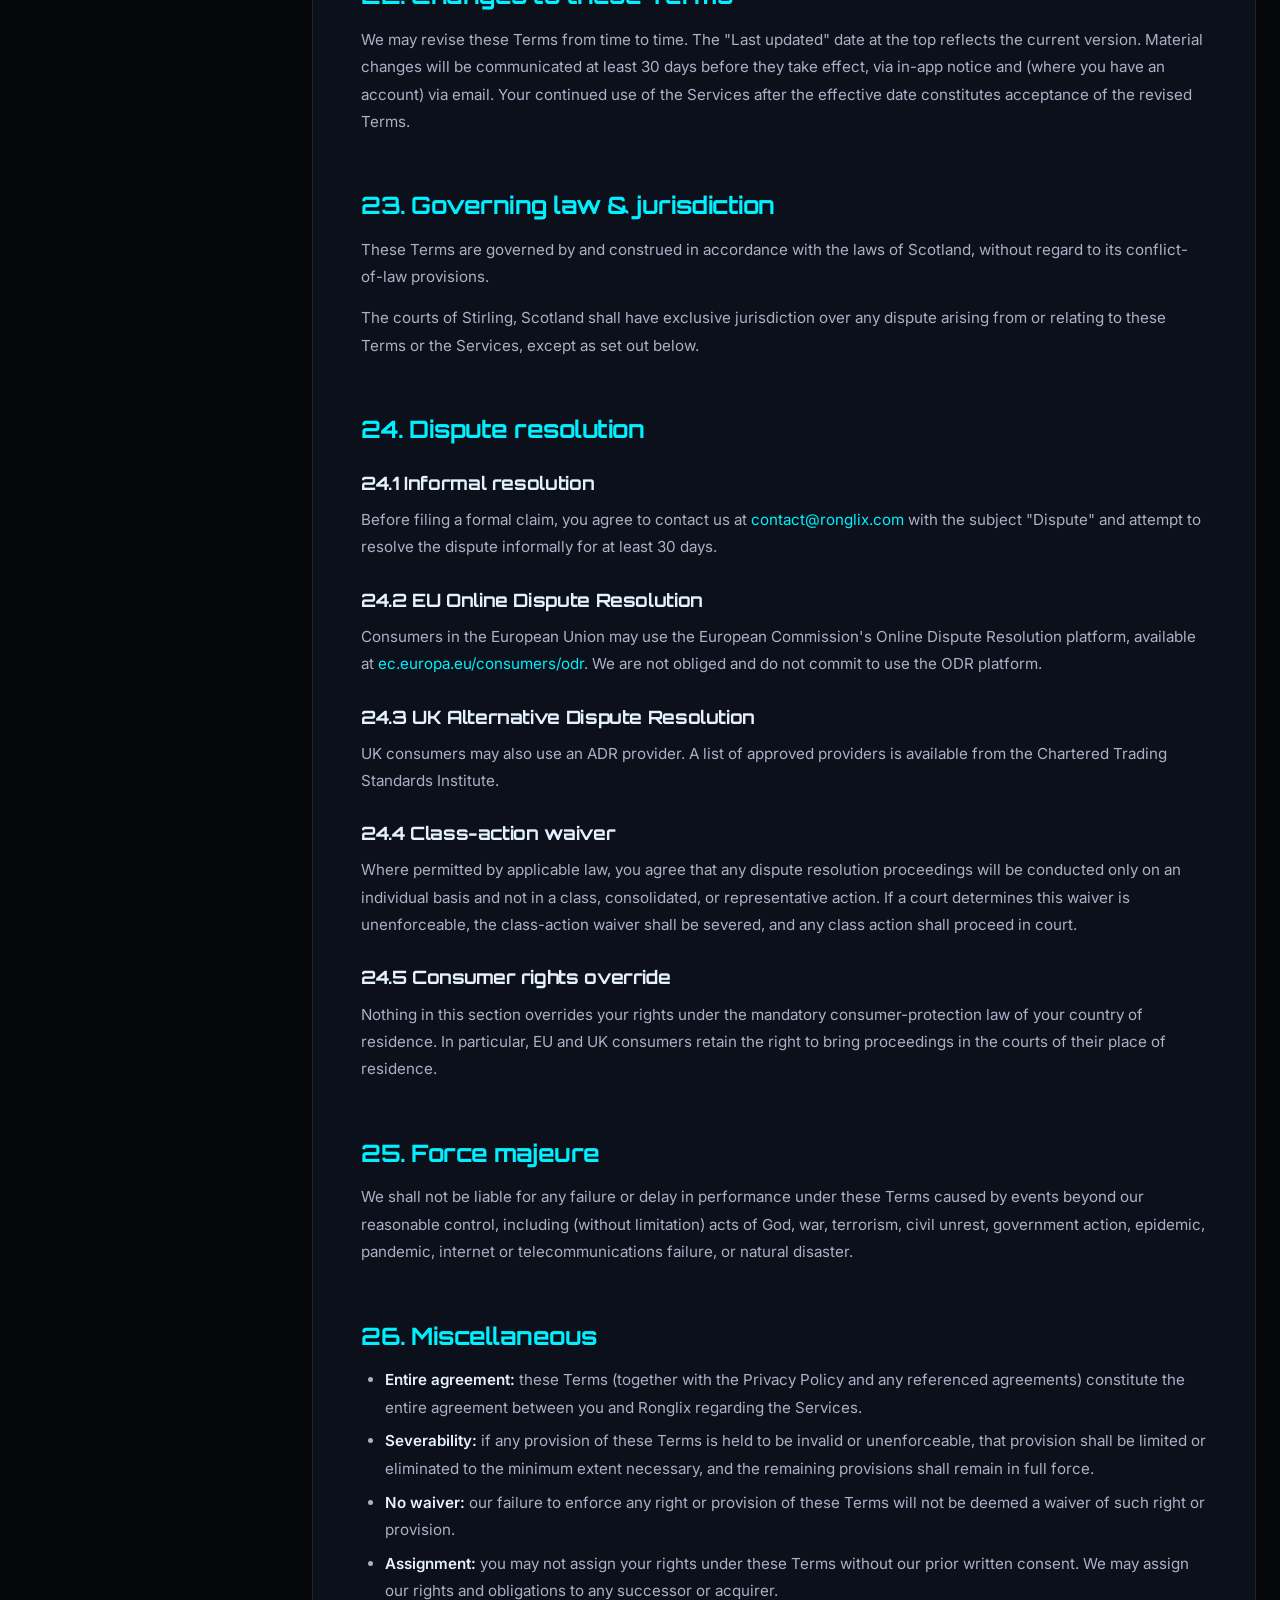
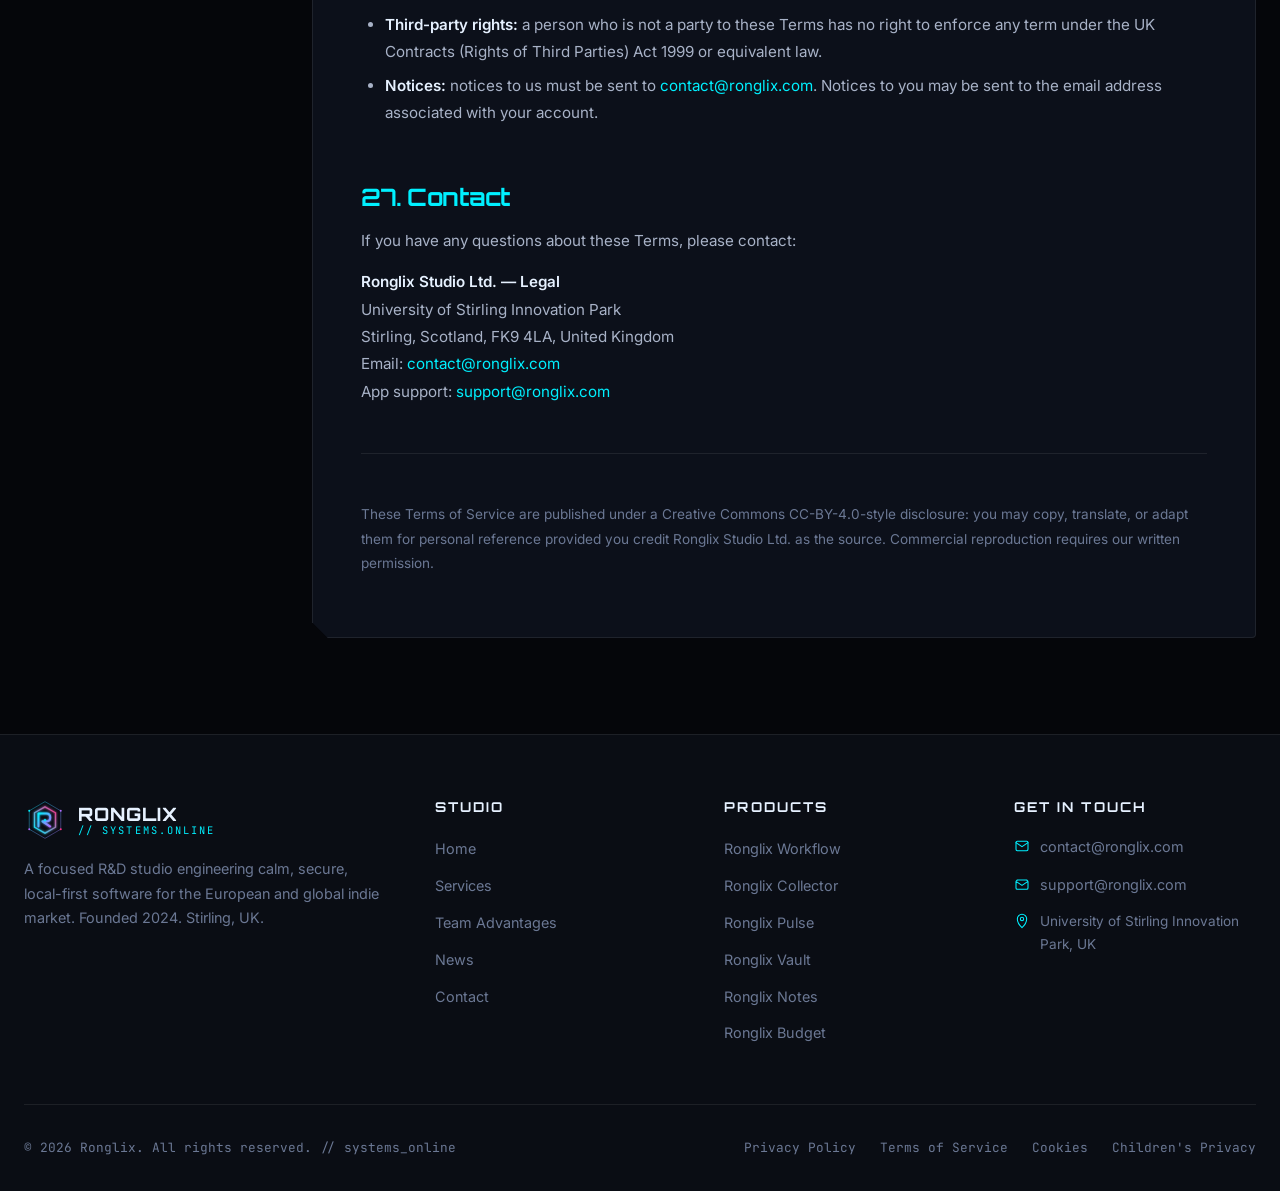
<file: terms.html>
<!DOCTYPE html>
<html lang="en">
<head>
    <meta charset="UTF-8">
    <meta http-equiv="X-UA-Compatible" content="IE=edge">
    <meta name="viewport" content="width=device-width, initial-scale=1.0">

    <title>Terms of Service — Ronglix · Software Studio</title>
    <meta name="description" content="Comprehensive Terms of Service for Ronglix.com and our mobile applications. Covers acceptable use, intellectual property, warranties, liability, refunds, jurisdiction, dispute resolution, and applicable law for the UK, EU, US, and other markets.">
    <meta name="keywords" content="ronglix terms of service, terms of use, software license, app store terms, EULA, acceptable use policy">
    <meta name="author" content="Ronglix">
    <meta name="robots" content="index, follow">
    <meta name="theme-color" content="#05060a">

    <meta property="og:type" content="article">
    <meta property="og:url" content="https://ronglix.com/terms.html">
    <meta property="og:title" content="Terms of Service — Ronglix">
    <meta property="og:description" content="Comprehensive Terms of Service for ronglix.com and our mobile applications.">
    <meta property="og:locale" content="en_US">
    <meta property="og:site_name" content="Ronglix">

    <link rel="canonical" href="https://ronglix.com/terms.html">
    <link rel="alternate" hreflang="en" href="https://ronglix.com/terms.html">

    <link rel="icon" type="image/svg+xml" href="images/favicon.svg">
    <link rel="apple-touch-icon" href="images/favicon.svg">

    <link rel="preconnect" href="https://fonts.googleapis.com">
    <link rel="preconnect" href="https://fonts.gstatic.com" crossorigin>
    <link rel="stylesheet" href="https://fonts.googleapis.com/css2?family=Orbitron:wght@500;700;800;900&family=JetBrains+Mono:wght@400;500;700&family=Inter:wght@300;400;500;600;700&display=swap">

    <link rel="stylesheet" href="css/main.css">
    <link rel="stylesheet" href="css/animations.css">
    <link rel="stylesheet" href="css/responsive.css">

    <script type="application/ld+json">
    {
        "@context":"https://schema.org",
        "@type":"TermsOfService",
        "name":"Ronglix Terms of Service",
        "url":"https://ronglix.com/terms.html",
        "dateModified":"2026-08-04",
        "publisher":{"@type":"Organization","name":"Ronglix","url":"https://ronglix.com"}
    }
    </script>
</head>
<body>
    <a href="#main" class="skip-link" style="position:absolute;left:-9999px;top:0;background:#00f0ff;color:#05060a;padding:8px 14px;z-index:9999;">Skip to content</a>

    <div class="loader" aria-hidden="true">
        <div class="loader-inner">
            <img class="loader-logo" src="images/logo.svg" alt="">
            <div class="loader-text">loading terms</div>
        </div>
    </div>
    <div class="scanlines" aria-hidden="true"></div>

    <!-- HEADER -->
    <header class="site-header" role="banner">
        <div class="header-inner">
            <a href="index.html" class="brand" aria-label="Ronglix home">
                <img class="brand-logo" src="images/logo.svg" alt="">
                <span class="brand-text">
                    <span class="brand-name">RONGLIX</span>
                    <span class="brand-tag">// systems.online</span>
                </span>
            </a>
            <nav class="main-nav" role="navigation" aria-label="Main navigation">
                <a class="nav-link" href="index.html">Home</a>
                <a class="nav-link" href="services.html">Services</a>
                <a class="nav-link" href="advantages.html">Team</a>
                <a class="nav-link" href="news.html">News</a>
                <a class="nav-link" href="contact.html">Contact</a>
                <a class="btn btn-outline nav-cta" href="contact.html">
                    <svg width="16" height="16" aria-hidden="true"><use href="images/icons/sprite.svg#i-zap"/></svg>
                    Start a project
                </a>
            </nav>
            <button class="nav-toggle" aria-label="Open menu" aria-expanded="false">
                <svg class="icon-open" width="22" height="22" aria-hidden="true"><use href="images/icons/sprite.svg#i-menu"/></svg>
                <svg class="icon-close" width="22" height="22" aria-hidden="true" style="display:none"><use href="images/icons/sprite.svg#i-close"/></svg>
            </button>
        </div>
    </header>

    <main id="main" class="page-fade-in">

        <section class="page-hero">
            <div class="hero-bg" aria-hidden="true" style="opacity:0.5">
                <canvas id="hero-network"></canvas>
                <div class="hero-orb hero-orb-1"></div>
            </div>
            <div class="container">
                <div class="breadcrumb">
                    <a href="index.html">Home</a>
                    <span class="sep">/</span>
                    <span>Terms of Service</span>
                </div>
                <span class="section-eyebrow">// legal · terms</span>
                <h1>Terms of <span class="text-gradient">Service</span></h1>
                <p>The full legal terms governing your use of ronglix.com and our six published applications — including licensing, acceptable use, refunds, liability, and jurisdiction-specific clauses.</p>
            </div>
        </section>

        <section class="section">
            <div class="container">
                <div class="legal-wrap">
                    <aside class="legal-sidebar">
                        <h4>// Contents</h4>
                        <ul class="legal-toc">
                            <li><a href="#summary">Plain-language summary</a></li>
                            <li><a href="#acceptance">Acceptance</a></li>
                            <li><a href="#definitions">Definitions</a></li>
                            <li><a href="#account">Account & eligibility</a></li>
                            <li><a href="#age">Age requirements</a></li>
                            <li><a href="#licence">Licence grants</a></li>
                            <li><a href="#ip">Intellectual property</a></li>
                            <li><a href="#acceptable-use">Acceptable use</a></li>
                            <li><a href="#prohibited">Prohibited use</a></li>
                            <li><a href="#purchases">Purchases & subscriptions</a></li>
                            <li><a href="#refunds">Refunds</a></li>
                            <li><a href="#beta">Beta & early-access</a></li>
                            <li><a href="#third-party">Third-party services</a></li>
                            <li><a href="#app-store">App store terms</a></li>
                            <li><a href="#ads-policy">Advertising policy</a></li>
                            <li><a href="#content">User content</a></li>
                            <li><a href="#feedback">Feedback</a></li>
                            <li><a href="#warranty">Warranties & disclaimer</a></li>
                            <li><a href="#liability">Limitation of liability</a></li>
                            <li><a href="#indemnity">Indemnity</a></li>
                            <li><a href="#termination">Termination</a></li>
                            <li><a href="#suspension">Suspension</a></li>
                            <li><a href="#changes-terms">Changes to terms</a></li>
                            <li><a href="#jurisdiction">Governing law & jurisdiction</a></li>
                            <li><a href="#disputes">Dispute resolution</a></li>
                            <li><a href="#force-majeure">Force majeure</a></li>
                            <li><a href="#misc">Miscellaneous</a></li>
                            <li><a href="#contact-terms">Contact</a></li>
                        </ul>
                    </aside>

                    <article class="legal-content">

                        <h1 id="summary">Terms of Service</h1>
                        <p class="meta">
                            Effective: 4 August 2026 · Last updated: 4 August 2026 · Version 2026.08
                        </p>

                        <div class="callout">
                            <p><strong>Plain-language summary.</strong> Ronglix gives you a personal, non-exclusive, royalty-free licence to use our apps and website in exchange for your compliance with these terms. You must be old enough to form a binding contract in your country (usually 13 or 16 — see <a href="#age">section 5</a>). Most of our apps are free; paid tiers come with a 14-day money-back guarantee. We license, don't sell, our software. We can suspend abusive users. Disputes go to the courts of Stirling, Scotland — except where local consumer law gives you more protection. Read on for the full terms.</p>
                        </div>

                        <h2 id="acceptance">1. Acceptance</h2>
                        <p>By accessing or using ronglix.com, by downloading, installing, or using any Ronglix mobile application ("<strong>App</strong>"), or by entering into an engagement agreement with Ronglix Studio Ltd. ("<strong>Ronglix</strong>", "<strong>we</strong>", "<strong>us</strong>", "<strong>our</strong>"), you agree to be bound by these Terms of Service ("<strong>Terms</strong>"). If you do not agree, do not use our Services.</p>
                        <p>Where a separate written agreement (such as a Master Services Agreement, Statement of Work, or End-User License Agreement) applies, that agreement takes precedence over these Terms in the event of a conflict.</p>

                        <h2 id="definitions">2. Definitions</h2>
                        <ul>
                            <li>"<strong>Services</strong>" means the website ronglix.com, all associated subdomains, the Apps, the Ronglix APIs, and any related documentation, software, or services.</li>
                            <li>"<strong>Apps</strong>" means the six published Ronglix mobile applications: Ronglix Workflow, Ronglix Collector, Ronglix Pulse, Ronglix Vault, Ronglix Notes, and Ronglix Budget — including any successor or rebranded versions.</li>
                            <li>"<strong>User</strong>", "<strong>you</strong>", "<strong>your</strong>" means any individual or entity that accesses or uses the Services.</li>
                            <li>"<strong>Content</strong>" means any text, graphics, images, audio, video, code, or other material provided through the Services.</li>
                            <li>"<strong>User Content</strong>" means any Content that you submit, upload, or transmit through the Services.</li>
                            <li>"<strong>Store</strong>" means the Apple App Store, Google Play Store, Huawei AppGallery, Amazon Appstore, Samsung Galaxy Store, or any successor app marketplace.</li>
                            <li>"<strong>Subscription</strong>" means a recurring paid plan that unlocks additional features or removes limitations in an App.</li>
                        </ul>

                        <h2 id="account">3. Account & eligibility</h2>
                        <p>You may browse ronglix.com without an account. To use certain features (newsletters, app support tickets, paid subscriptions), you may need to register an email address or sign in via a third-party identity provider.</p>
                        <p>You agree to:</p>
                        <ul>
                            <li>Provide accurate, current, and complete information when creating an account.</li>
                            <li>Maintain the security of your account credentials.</li>
                            <li>Promptly notify us at <a href="mailto:support@ronglix.com">support@ronglix.com</a> of any unauthorised use.</li>
                            <li>Accept responsibility for all activities that occur under your account.</li>
                        </ul>
                        <p>We are not liable for losses caused by unauthorised account use that you fail to report promptly.</p>

                        <h2 id="age">4. Age requirements</h2>
                        <p>You must meet the minimum age required by your country of residence to enter into a binding contract and to use the Services. Specifically:</p>
                        <ul>
                            <li><strong>13 years</strong> — most of the world (including the US under COPPA, the UK, Australia, Canada, Japan).</li>
                            <li><strong>14 years</strong> — Spain, South Korea.</li>
                            <li><strong>15 years</strong> — Czech Republic.</li>
                            <li><strong>16 years</strong> — France, Germany, the Netherlands, and several other EU member states that have set the digital consent age above 13. From 2027 onward, the EU-wide default applies to age-assurance tooling.</li>
                            <li><strong>18 years</strong> — for any feature involving advertising measurement, personalised advertising, or certain age-gated content.</li>
                            <li><strong>21 years</strong> — for users in jurisdictions that consider a higher age of majority for specific contracts.</li>
                        </ul>
                        <p>By using the Services, you represent that you meet the minimum age for your jurisdiction. If we become aware that a user below the applicable age is using our Services, we may suspend or terminate their account and delete associated data in line with our <a href="privacy.html#children">Children's Privacy</a> commitments.</p>

                        <h2 id="licence">5. Licence grants</h2>

                        <h3>5.1 Free Apps</h3>
                        <p>Subject to your compliance with these Terms, we grant you a personal, non-exclusive, non-transferable, royalty-free, revocable licence to download, install, and use each App on a device that you own or control, solely for your personal or internal business purposes.</p>

                        <h3>5.2 Paid tiers & in-app purchases</h3>
                        <p>Where you purchase a paid tier or in-app unlock, we (or the Store on our behalf) grant you a personal, non-exclusive, non-transferable, royalty-free, revocable licence to use the additional features. Paid tiers are <strong>licences, not sales</strong> — you do not acquire ownership of the software.</p>

                        <h3>5.3 Subscription tiers</h3>
                        <p>Subscription tiers renew automatically for the period you select (monthly or annual) unless cancelled at least 24 hours before the end of the current period. Cancellation takes effect at the end of the current billing cycle; we do not offer pro-rata refunds for partial periods except as required by local law.</p>

                        <h3>5.4 Open-source components</h3>
                        <p>Certain libraries embedded in the Apps are provided under open-source licences (MIT, Apache 2.0, BSD, MPL). Each such component is governed by its own licence; nothing in these Terms restricts your rights under the applicable open-source licence. A list of open-source components and their licences is available at <a href="#">ronglix.com/opensource</a>.</p>

                        <h3>5.5 Trial licences</h3>
                        <p>If you receive an App or feature under a free trial, promotional code, or beta programme, the licence is limited to the trial period and the specific terms communicated to you. We may revoke trial access at any time.</p>

                        <h2 id="ip">6. Intellectual property</h2>
                        <p>The Services, including all source code, object code, designs, graphics, logos, trademarks, and documentation, are owned by Ronglix Studio Ltd. or its licensors and are protected by UK, EU, US, and international copyright, trademark, and design laws.</p>
                        <p>Except as expressly stated in these Terms, no rights are granted to you. You may not:</p>
                        <ul>
                            <li>Copy, modify, distribute, sell, or sublicense the Services (except as permitted by open-source licences for the relevant components).</li>
                            <li>Reverse engineer, decompile, or disassemble the Apps, except to the extent that such activity is expressly permitted by applicable law.</li>
                            <li>Use the Ronglix name, logo, or trademarks without prior written permission.</li>
                            <li>Frame or mirror the Services on any other server or network.</li>
                        </ul>

                        <h2 id="acceptable-use">7. Acceptable use</h2>
                        <p>You agree to use the Services only for lawful purposes and in a manner that respects the rights of others. You will not:</p>
                        <ul>
                            <li>Violate any applicable local, national, or international law or regulation.</li>
                            <li>Use the Services to harass, threaten, defame, or defraud any person.</li>
                            <li>Upload or transmit viruses, malware, ransomware, or any other malicious code.</li>
                            <li>Attempt to gain unauthorised access to the Services or related systems.</li>
                            <li>Circumvent, disable, or otherwise interfere with security-related features.</li>
                            <li>Probe, scan, or test the vulnerability of the Services except as expressly authorised in writing.</li>
                            <li>Use the Services in any manner that could damage, disable, overburden, or impair our infrastructure.</li>
                            <li>Use any robot, spider, scraper, or other automated means to access the Services for any purpose without our prior written consent.</li>
                            <li>Send unsolicited communications, promotions, advertisements, or spam.</li>
                            <li>Misrepresent your identity or impersonate any person or entity.</li>
                        </ul>

                        <h2 id="prohibited">8. Prohibited use</h2>
                        <p>In addition to the acceptable use restrictions above, you must not use the Services:</p>
                        <ul>
                            <li>For any unlawful, harmful, or fraudulent purpose, including money laundering, terrorism financing, or sanctions evasion.</li>
                            <li>To upload, generate, store, or transmit content that depicts child sexual abuse material (CSAM) or non-consensual intimate imagery (NCII).</li>
                            <li>To infringe any patent, trademark, trade secret, copyright, or other intellectual-property right.</li>
                            <li>To process special-category personal data (race, religion, health, sexual orientation, biometrics) without a lawful basis and our prior written consent.</li>
                            <li>To develop or train any artificial intelligence model that competes with our products.</li>
                        </ul>

                        <h2 id="purchases">9. Purchases & subscriptions</h2>
                        <p>Prices for paid Apps, in-app purchases, and subscriptions are displayed in the App and on the Store. Prices are inclusive of any applicable VAT or sales tax at the point of purchase; additional taxes may apply based on your jurisdiction.</p>
                        <p>Payment processing is handled by the Store (Apple App Store, Google Play Store, etc.) or by our payment processor (Stripe or Paddle) for direct purchases. By completing a purchase, you agree to the Store's or processor's terms of service.</p>

                        <h2 id="refunds">10. Refunds</h2>

                        <h3>10.1 14-day money-back guarantee (direct purchases)</h3>
                        <p>For purchases made directly through ronglix.com or our partner payment processor (not through a Store), we offer a no-questions-asked refund within 14 calendar days of the purchase date. To request a refund, email <a href="mailto:support@ronglix.com?subject=Refund%20Request">support@ronglix.com</a> with the subject "Refund Request" and your order number.</p>

                        <h3>10.2 Store purchases</h3>
                        <p>For purchases made through the Apple App Store, Google Play Store, or other Stores, refunds are governed by that Store's refund policy. Apple typically allows refund requests via <a href="https://reportaproblem.apple.com" rel="noopener">reportaproblem.apple.com</a>; Google via the Play Store order history.</p>

                        <h3>10.3 Statutory rights</h3>
                        <p>Nothing in these Terms overrides your statutory right of withdrawal under the EU Consumer Rights Directive (2011/83/EU), the UK Consumer Contracts Regulations 2013, or equivalent consumer-protection law in your jurisdiction. Where the statutory period exceeds 14 days, the statutory period applies.</p>

                        <h3>10.4 Subscription cancellation</h3>
                        <p>You may cancel a Subscription at any time via the Store's subscription management page (Apple: Settings → Apple ID → Subscriptions; Google: Play Store → Subscriptions). Cancellation takes effect at the end of the current billing period; you retain access to paid features until that date.</p>

                        <h2 id="beta">11. Beta & early-access</h2>
                        <p>Apps distributed through TestFlight, Google Play Internal Testing, Beta Programs, or any other early-access channel are provided "as is" and may contain bugs, errors, or incomplete features. We may revoke access, wipe data, or change features at any time without notice. Feedback you provide during beta testing may be used freely by us to improve the product.</p>

                        <h2 id="third-party">12. Third-party services</h2>
                        <p>The Services rely on third-party services to operate, including but not limited to:</p>
                        <ul>
                            <li>Cloudflare (edge cache, DDoS protection).</li>
                            <li>Apple, Google, and other Store providers (distribution, push notifications).</li>
                            <li>Ad mediation platforms (Google AdMob, Meta Audience Network, Unity Ads, and others — see <a href="privacy.html#ads">Privacy Policy §11</a>).</li>
                            <li>Payment processors (Stripe, Paddle, Apple Pay, Google Pay).</li>
                            <li>Email providers (Postmark, Resend).</li>
                            <li>Crash reporting (Sentry).</li>
                        </ul>
                        <p>Your use of third-party services is subject to their own terms and privacy policies. We are not responsible for the availability or accuracy of third-party services.</p>

                        <h2 id="app-store">13. App store terms</h2>
                        <p>The following additional terms apply to Apps distributed through a Store:</p>

                        <h3>13.1 Apple App Store</h3>
                        <ul>
                            <li>The licence to each App is between you and Ronglix only, not with Apple. Apple has no obligation to provide maintenance or support.</li>
                            <li>In the event of any failure of an App to conform to any applicable warranty, you may notify Apple, and Apple may refund the purchase price. To the maximum extent permitted by law, Apple has no other warranty obligation.</li>
                            <li>Apple is not responsible for any product claims, including product liability claims.</li>
                            <li>Apple is not responsible for any third-party intellectual-property infringement claims.</li>
                            <li>You agree to comply with all applicable third-party terms when using an App.</li>
                        </ul>

                        <h3>13.2 Google Play Store</h3>
                        <ul>
                            <li>Google is not a party to these Terms and bears no responsibility for the Apps or their content.</li>
                            <li>Refunds are handled per the Google Play refund policy.</li>
                            <li>You must be 13 or older to use Apps distributed via Google Play unless an alternative age gate is provided in the App.</li>
                            <li>Google Play's billing system processes all transactions; prices, taxes, and currencies are determined by Google Play.</li>
                        </ul>

                        <h3>13.3 Alternative storefronts</h3>
                        <p>For builds distributed via Huawei AppGallery, Amazon Appstore, Samsung Galaxy Store, or any other Store, the Store's terms apply in addition to these Terms, with the Store acting as the distribution channel rather than as a contracting party.</p>

                        <h2 id="ads-policy">14. Advertising policy</h2>
                        <p>The free tier of our Apps displays advertising through a mediation stack that includes Google AdMob, Meta Audience Network, Unity Ads, and other partners listed in our <a href="privacy.html#ads">Privacy Policy §11</a>.</p>
                        <p>By using the free tier, you acknowledge and agree that:</p>
                        <ul>
                            <li>Advertising is the primary means by which we monetise the free tier; paid tiers remove advertising.</li>
                            <li>Ad networks may collect device-level identifiers and contextual signals to serve ads, frequency-cap them, and prevent fraud.</li>
                            <li>Ad networks have their own privacy practices, governed by their own terms and policies.</li>
                            <li>You may opt out of personalised advertising at any time via your device's privacy settings (iOS ATT or Android "Opt out of personalised ads") or by upgrading to a paid tier.</li>
                            <li>You will not click ads in a fraudulent manner, generate invalid traffic, or attempt to extract revenue through illicit means (click injection, click flooding, install farms, etc.). Such conduct constitutes a material breach of these Terms and may result in account termination and legal action.</li>
                        </ul>

                        <h2 id="content">15. User Content</h2>
                        <p>Our Apps are designed to be local-first: most User Content is stored on your device and not transmitted to us. Where User Content is transmitted (for example, an optional support ticket attachment or an opt-in cloud backup), you retain ownership of your User Content and grant us a limited, worldwide, royalty-free, sublicensable licence to use, host, store, transmit, and display that User Content solely to operate, secure, and improve the Services.</p>
                        <p>You represent that you own or have the necessary rights to your User Content, and that your User Content does not infringe any third-party rights.</p>

                        <h2 id="feedback">16. Feedback</h2>
                        <p>If you send us ideas, suggestions, bug reports, or other feedback ("<strong>Feedback</strong>"), we may use that Feedback without restriction or compensation to you. You hereby grant us a perpetual, worldwide, royalty-free, irrevocable licence to use, modify, and incorporate Feedback into our Services.</p>

                        <h2 id="warranty">17. Warranties & disclaimer</h2>
                        <p>To the maximum extent permitted by law, the Services are provided "<strong>as is</strong>" and "<strong>as available</strong>", without warranty of any kind, express or implied, including but not limited to warranties of merchantability, fitness for a particular purpose, non-infringement, and accuracy.</p>
                        <p>We do not warrant that:</p>
                        <ul>
                            <li>The Services will be uninterrupted, secure, or error-free.</li>
                            <li>The results obtained from the Services will meet your requirements.</li>
                            <li>The quality of any information obtained through the Services will meet your expectations.</li>
                            <li>Any errors in the Services will be corrected.</li>
                        </ul>
                        <p>Some jurisdictions do not allow the exclusion of certain warranties; in such cases, the exclusions above apply to the maximum extent permitted by applicable law.</p>

                        <h2 id="liability">18. Limitation of liability</h2>
                        <p>To the maximum extent permitted by applicable law, in no event shall Ronglix, its officers, directors, employees, contractors, or licensors be liable for:</p>
                        <ul>
                            <li>Any indirect, incidental, special, consequential, or punitive damages.</li>
                            <li>Any loss of profits, revenue, data, use, goodwill, or other intangible losses.</li>
                            <li>Damages resulting from (a) your access to or use of (or inability to access or use) the Services; (b) any conduct or content of any third party on or through the Services; (c) unauthorised access, use, or alteration of your transmissions or content.</li>
                        </ul>
                        <p>In no event shall Ronglix's total aggregate liability for all claims arising from or relating to the Services exceed the greater of (a) the amount you paid us for the Services in the 12 months preceding the claim, or (b) one hundred pounds sterling (GBP £100).</p>
                        <p>Nothing in these Terms excludes or limits liability that cannot be excluded or limited under applicable law (including liability for fraud, death, or personal injury caused by negligence, or for any other liability that cannot be excluded by applicable consumer law).</p>

                        <h2 id="indemnity">19. Indemnity</h2>
                        <p>You agree to defend, indemnify, and hold harmless Ronglix and its officers, directors, employees, and agents from any claims, damages, obligations, losses, liabilities, costs, or expenses (including reasonable legal fees) arising from (a) your access to or use of the Services; (b) your violation of these Terms; (c) your violation of any third-party right; or (d) any claim that your User Content caused damage to a third party.</p>

                        <h2 id="termination">20. Termination</h2>
                        <p>We may terminate or suspend your access to the Services at any time, with or without cause, with or without notice, including (without limitation) if we believe that you have breached these Terms. Upon termination:</p>
                        <ul>
                            <li>Your right to use the Services ceases immediately.</li>
                            <li>We may delete your account and any associated data, subject to retention obligations under applicable law.</li>
                            <li>Provisions of these Terms that by their nature should survive termination will survive, including (without limitation) ownership, warranty disclaimers, indemnity, and limitations of liability.</li>
                        </ul>
                        <p>You may terminate your account at any time by following the in-app deletion flow or emailing <a href="mailto:support@ronglix.com?subject=Account%20Deletion">support@ronglix.com</a>.</p>

                        <h2 id="suspension">21. Suspension</h2>
                        <p>In addition to termination, we may suspend access to the Services (partially or fully) in the event of (a) scheduled or emergency maintenance; (b) suspected breach of these Terms; (c) a security incident; (d) force majeure; or (e) any other reason at our reasonable discretion. We will endeavour to give advance notice when practicable.</p>

                        <h2 id="changes-terms">22. Changes to these Terms</h2>
                        <p>We may revise these Terms from time to time. The "Last updated" date at the top reflects the current version. Material changes will be communicated at least 30 days before they take effect, via in-app notice and (where you have an account) via email. Your continued use of the Services after the effective date constitutes acceptance of the revised Terms.</p>

                        <h2 id="jurisdiction">23. Governing law & jurisdiction</h2>
                        <p>These Terms are governed by and construed in accordance with the laws of Scotland, without regard to its conflict-of-law provisions.</p>
                        <p>The courts of Stirling, Scotland shall have exclusive jurisdiction over any dispute arising from or relating to these Terms or the Services, except as set out below.</p>

                        <h2 id="disputes">24. Dispute resolution</h2>

                        <h3>24.1 Informal resolution</h3>
                        <p>Before filing a formal claim, you agree to contact us at <a href="mailto:contact@ronglix.com?subject=Dispute">contact@ronglix.com</a> with the subject "Dispute" and attempt to resolve the dispute informally for at least 30 days.</p>

                        <h3>24.2 EU Online Dispute Resolution</h3>
                        <p>Consumers in the European Union may use the European Commission's Online Dispute Resolution platform, available at <a href="https://ec.europa.eu/consumers/odr" rel="noopener">ec.europa.eu/consumers/odr</a>. We are not obliged and do not commit to use the ODR platform.</p>

                        <h3>24.3 UK Alternative Dispute Resolution</h3>
                        <p>UK consumers may also use an ADR provider. A list of approved providers is available from the Chartered Trading Standards Institute.</p>

                        <h3>24.4 Class-action waiver</h3>
                        <p>Where permitted by applicable law, you agree that any dispute resolution proceedings will be conducted only on an individual basis and not in a class, consolidated, or representative action. If a court determines this waiver is unenforceable, the class-action waiver shall be severed, and any class action shall proceed in court.</p>

                        <h3>24.5 Consumer rights override</h3>
                        <p>Nothing in this section overrides your rights under the mandatory consumer-protection law of your country of residence. In particular, EU and UK consumers retain the right to bring proceedings in the courts of their place of residence.</p>

                        <h2 id="force-majeure">25. Force majeure</h2>
                        <p>We shall not be liable for any failure or delay in performance under these Terms caused by events beyond our reasonable control, including (without limitation) acts of God, war, terrorism, civil unrest, government action, epidemic, pandemic, internet or telecommunications failure, or natural disaster.</p>

                        <h2 id="misc">26. Miscellaneous</h2>
                        <ul>
                            <li><strong>Entire agreement:</strong> these Terms (together with the Privacy Policy and any referenced agreements) constitute the entire agreement between you and Ronglix regarding the Services.</li>
                            <li><strong>Severability:</strong> if any provision of these Terms is held to be invalid or unenforceable, that provision shall be limited or eliminated to the minimum extent necessary, and the remaining provisions shall remain in full force.</li>
                            <li><strong>No waiver:</strong> our failure to enforce any right or provision of these Terms will not be deemed a waiver of such right or provision.</li>
                            <li><strong>Assignment:</strong> you may not assign your rights under these Terms without our prior written consent. We may assign our rights and obligations to any successor or acquirer.</li>
                            <li><strong>Third-party rights:</strong> a person who is not a party to these Terms has no right to enforce any term under the UK Contracts (Rights of Third Parties) Act 1999 or equivalent law.</li>
                            <li><strong>Notices:</strong> notices to us must be sent to <a href="mailto:contact@ronglix.com">contact@ronglix.com</a>. Notices to you may be sent to the email address associated with your account.</li>
                        </ul>

                        <h2 id="contact-terms">27. Contact</h2>
                        <p>If you have any questions about these Terms, please contact:</p>
                        <p>
                            <strong>Ronglix Studio Ltd. — Legal</strong><br>
                            University of Stirling Innovation Park<br>
                            Stirling, Scotland, FK9 4LA, United Kingdom<br>
                            Email: <a href="mailto:contact@ronglix.com">contact@ronglix.com</a><br>
                            App support: <a href="mailto:support@ronglix.com">support@ronglix.com</a>
                        </p>

                        <hr style="margin:3rem 0;border:none;border-top:1px solid var(--border-soft)">
                        <p style="font-size:0.85rem;color:var(--text-muted);">
                            These Terms of Service are published under a Creative Commons CC-BY-4.0-style disclosure: you may copy, translate, or adapt them for personal reference provided you credit Ronglix Studio Ltd. as the source. Commercial reproduction requires our written permission.
                        </p>

                    </article>
                </div>
            </div>
        </section>

    </main>

    <!-- FOOTER -->
    <footer class="site-footer" role="contentinfo">
        <div class="container">
            <div class="footer-grid">
                <div class="footer-brand">
                    <a href="index.html" class="brand">
                        <img class="brand-logo" src="images/logo.svg" alt="">
                        <span class="brand-text">
                            <span class="brand-name">RONGLIX</span>
                            <span class="brand-tag">// systems.online</span>
                        </span>
                    </a>
                    <p class="footer-about mt-2">A focused R&D studio engineering calm, secure, local-first software for the European and global indie market. Founded 2024. Stirling, UK.</p>
                </div>
                <div class="footer-col">
                    <h5>Studio</h5>
                    <ul>
                        <li><a href="index.html">Home</a></li>
                        <li><a href="services.html">Services</a></li>
                        <li><a href="advantages.html">Team Advantages</a></li>
                        <li><a href="news.html">News</a></li>
                        <li><a href="contact.html">Contact</a></li>
                    </ul>
                </div>
                <div class="footer-col">
                    <h5>Products</h5>
                    <ul>
                        <li><a href="services.html#workflow">Ronglix Workflow</a></li>
                        <li><a href="services.html#collector">Ronglix Collector</a></li>
                        <li><a href="services.html#pulse">Ronglix Pulse</a></li>
                        <li><a href="services.html#vault">Ronglix Vault</a></li>
                        <li><a href="services.html#notes">Ronglix Notes</a></li>
                        <li><a href="services.html#budget">Ronglix Budget</a></li>
                    </ul>
                </div>
                <div class="footer-col">
                    <h5>Get in touch</h5>
                    <div class="footer-contact-item">
                        <svg aria-hidden="true"><use href="images/icons/sprite.svg#i-mail"/></svg>
                        <a href="mailto:contact@ronglix.com">contact@ronglix.com</a>
                    </div>
                    <div class="footer-contact-item">
                        <svg aria-hidden="true"><use href="images/icons/sprite.svg#i-mail-support"/></svg>
                        <a href="mailto:support@ronglix.com">support@ronglix.com</a>
                    </div>
                    <div class="footer-contact-item">
                        <svg aria-hidden="true"><use href="images/icons/sprite.svg#i-pin"/></svg>
                        <span>University of Stirling Innovation Park, UK</span>
                    </div>
                </div>
            </div>
            <div class="footer-bottom">
                <div class="footer-copyright">© <span data-year>2026</span> Ronglix. All rights reserved. // systems_online</div>
                <div class="footer-legal">
                    <a href="privacy.html">Privacy Policy</a>
                    <a href="terms.html">Terms of Service</a>
                    <a href="privacy.html#cookies">Cookies</a>
                    <a href="privacy.html#children">Children's Privacy</a>
                </div>
            </div>
        </div>
    </footer>

    <button class="back-top" aria-label="Back to top">
        <svg aria-hidden="true"><use href="images/icons/sprite.svg#i-arrow-right" style="transform:rotate(-90deg)"/></svg>
    </button>

    <script src="js/main.js"></script>
    <script src="js/animations.js"></script>
</body>
</html>
</file>
<file: css/main.css>
/* ==========================================================
   RONGLIX.COM - Main Stylesheet
   Cyber / Futuristic / Dark Mode
   ========================================================== */

/* ----- CSS Variables / Design Tokens ----- */
:root {
    --bg-primary: #05060a;
    --bg-secondary: #0a0d14;
    --bg-tertiary: #11151f;
    --bg-card: rgba(15, 20, 32, 0.75);
    --bg-glass: rgba(20, 28, 45, 0.4);

    --text-primary: #e6f1ff;
    --text-secondary: #a8b2c7;
    --text-muted: #6b7894;
    --text-accent: #00f0ff;

    --accent-cyan: #00f0ff;
    --accent-cyan-dim: #00b8cc;
    --accent-purple: #b06bff;
    --accent-magenta: #ff2e88;
    --accent-green: #00ff9c;
    --accent-yellow: #ffd166;
    --accent-red: #ff4757;

    --border-primary: rgba(0, 240, 255, 0.2);
    --border-secondary: rgba(176, 107, 255, 0.2);
    --border-soft: rgba(255, 255, 255, 0.08);

    --glow-cyan: 0 0 20px rgba(0, 240, 255, 0.5), 0 0 40px rgba(0, 240, 255, 0.2);
    --glow-purple: 0 0 20px rgba(176, 107, 255, 0.5), 0 0 40px rgba(176, 107, 255, 0.2);
    --glow-magenta: 0 0 20px rgba(255, 46, 136, 0.5), 0 0 40px rgba(255, 46, 136, 0.2);

    --shadow-deep: 0 25px 60px rgba(0, 0, 0, 0.6);
    --shadow-soft: 0 10px 30px rgba(0, 0, 0, 0.4);

    --gradient-primary: linear-gradient(135deg, #00f0ff 0%, #b06bff 100%);
    --gradient-secondary: linear-gradient(135deg, #ff2e88 0%, #b06bff 100%);
    --gradient-tertiary: linear-gradient(135deg, #00ff9c 0%, #00f0ff 100%);
    --gradient-dark: linear-gradient(180deg, #05060a 0%, #11151f 100%);

    --font-mono: 'JetBrains Mono', 'Fira Code', 'Consolas', 'Monaco', monospace;
    --font-sans: 'Inter', 'Helvetica Neue', Arial, sans-serif;
    --font-display: 'Orbitron', 'Rajdhani', 'Inter', sans-serif;

    --transition-fast: 0.2s cubic-bezier(0.4, 0, 0.2, 1);
    --transition-base: 0.4s cubic-bezier(0.4, 0, 0.2, 1);
    --transition-slow: 0.8s cubic-bezier(0.4, 0, 0.2, 1);

    --container-max: 1320px;
    --header-height: 80px;
}

/* ----- Global Reset ----- */
*,
*::before,
*::after {
    box-sizing: border-box;
    margin: 0;
    padding: 0;
}

html {
    scroll-behavior: smooth;
    font-size: 16px;
    -webkit-text-size-adjust: 100%;
    -webkit-font-smoothing: antialiased;
    -moz-osx-font-smoothing: grayscale;
}

body {
    font-family: var(--font-sans);
    background: var(--bg-primary);
    color: var(--text-primary);
    line-height: 1.7;
    overflow-x: hidden;
    position: relative;
    min-height: 100vh;
}

/* Animated cyber grid background */
body::before {
    content: '';
    position: fixed;
    top: 0;
    left: 0;
    width: 100%;
    height: 100%;
    background-image:
        linear-gradient(rgba(0, 240, 255, 0.04) 1px, transparent 1px),
        linear-gradient(90deg, rgba(0, 240, 255, 0.04) 1px, transparent 1px);
    background-size: 60px 60px;
    pointer-events: none;
    z-index: -2;
    animation: gridShift 20s linear infinite;
}

body::after {
    content: '';
    position: fixed;
    top: 0;
    left: 0;
    width: 100%;
    height: 100%;
    background:
        radial-gradient(circle at 20% 30%, rgba(0, 240, 255, 0.08), transparent 40%),
        radial-gradient(circle at 80% 70%, rgba(176, 107, 255, 0.08), transparent 40%),
        radial-gradient(circle at 50% 50%, rgba(255, 46, 136, 0.04), transparent 60%);
    pointer-events: none;
    z-index: -1;
    animation: bgPulse 12s ease-in-out infinite;
}

@keyframes gridShift {
    0% { transform: translate(0, 0); }
    100% { transform: translate(60px, 60px); }
}

@keyframes bgPulse {
    0%, 100% { opacity: 1; }
    50% { opacity: 0.6; }
}

/* ----- Typography ----- */
h1, h2, h3, h4, h5, h6 {
    font-family: var(--font-display);
    font-weight: 700;
    line-height: 1.2;
    color: var(--text-primary);
    letter-spacing: -0.02em;
}

h1 {
    font-size: clamp(2.5rem, 6vw, 4.5rem);
    font-weight: 900;
}

h2 {
    font-size: clamp(2rem, 4.5vw, 3.25rem);
    margin-bottom: 1rem;
}

h3 {
    font-size: clamp(1.4rem, 2.5vw, 1.85rem);
}

h4 {
    font-size: clamp(1.15rem, 1.8vw, 1.35rem);
}

p {
    color: var(--text-secondary);
    margin-bottom: 1rem;
    font-size: 1rem;
}

a {
    color: var(--text-accent);
    text-decoration: none;
    transition: color var(--transition-fast);
}

a:hover {
    color: var(--accent-purple);
}

::selection {
    background: var(--accent-cyan);
    color: var(--bg-primary);
}

::-webkit-scrollbar {
    width: 10px;
    height: 10px;
}

::-webkit-scrollbar-track {
    background: var(--bg-secondary);
}

::-webkit-scrollbar-thumb {
    background: linear-gradient(180deg, var(--accent-cyan), var(--accent-purple));
    border-radius: 5px;
}

::-webkit-scrollbar-thumb:hover {
    background: linear-gradient(180deg, var(--accent-purple), var(--accent-magenta));
}

/* ----- Utility Classes ----- */
.container {
    max-width: var(--container-max);
    margin: 0 auto;
    padding: 0 1.5rem;
    position: relative;
    z-index: 1;
}

.section {
    padding: 6rem 0;
    position: relative;
}

.section-sm {
    padding: 4rem 0;
}

.section-lg {
    padding: 8rem 0;
}

.text-gradient {
    background: var(--gradient-primary);
    -webkit-background-clip: text;
    background-clip: text;
    -webkit-text-fill-color: transparent;
    color: transparent;
}

.text-gradient-2 {
    background: var(--gradient-secondary);
    -webkit-background-clip: text;
    background-clip: text;
    -webkit-text-fill-color: transparent;
}

.text-gradient-3 {
    background: var(--gradient-tertiary);
    -webkit-background-clip: text;
    background-clip: text;
    -webkit-text-fill-color: transparent;
}

.text-glow {
    text-shadow: 0 0 12px rgba(0, 240, 255, 0.6);
}

.text-mono {
    font-family: var(--font-mono);
}

.text-center { text-align: center; }

.mt-1 { margin-top: 0.5rem; }
.mt-2 { margin-top: 1rem; }
.mt-3 { margin-top: 1.5rem; }
.mt-4 { margin-top: 2rem; }
.mt-5 { margin-top: 3rem; }

.mb-1 { margin-bottom: 0.5rem; }
.mb-2 { margin-bottom: 1rem; }
.mb-3 { margin-bottom: 1.5rem; }
.mb-4 { margin-bottom: 2rem; }
.mb-5 { margin-bottom: 3rem; }

/* ----- Buttons ----- */
.btn {
    display: inline-flex;
    align-items: center;
    gap: 0.5rem;
    padding: 0.85rem 1.75rem;
    border-radius: 4px;
    font-family: var(--font-display);
    font-size: 0.9rem;
    font-weight: 600;
    letter-spacing: 0.05em;
    text-transform: uppercase;
    border: 1px solid transparent;
    cursor: pointer;
    transition: all var(--transition-base);
    position: relative;
    overflow: hidden;
    text-decoration: none;
    background: transparent;
    color: var(--text-primary);
    clip-path: polygon(0 0, calc(100% - 12px) 0, 100% 12px, 100% 100%, 12px 100%, 0 calc(100% - 12px));
}

.btn-primary {
    background: var(--gradient-primary);
    color: var(--bg-primary);
    border: none;
}

.btn-primary::before {
    content: '';
    position: absolute;
    top: 0;
    left: -100%;
    width: 100%;
    height: 100%;
    background: linear-gradient(90deg, transparent, rgba(255, 255, 255, 0.4), transparent);
    transition: left 0.6s;
}

.btn-primary:hover::before {
    left: 100%;
}

.btn-primary:hover {
    transform: translateY(-2px);
    box-shadow: var(--glow-cyan);
    color: var(--bg-primary);
}

.btn-outline {
    border: 1px solid var(--accent-cyan);
    color: var(--accent-cyan);
    background: rgba(0, 240, 255, 0.05);
}

.btn-outline:hover {
    background: var(--accent-cyan);
    color: var(--bg-primary);
    box-shadow: var(--glow-cyan);
    transform: translateY(-2px);
}

.btn-ghost {
    border: 1px solid var(--border-soft);
    color: var(--text-primary);
}

.btn-ghost:hover {
    border-color: var(--accent-cyan);
    color: var(--accent-cyan);
    box-shadow: 0 0 20px rgba(0, 240, 255, 0.3);
}

/* ----- Header / Navigation ----- */
.site-header {
    position: fixed;
    top: 0;
    left: 0;
    right: 0;
    height: var(--header-height);
    z-index: 1000;
    background: rgba(5, 6, 10, 0.6);
    backdrop-filter: blur(20px) saturate(180%);
    -webkit-backdrop-filter: blur(20px) saturate(180%);
    border-bottom: 1px solid var(--border-soft);
    transition: all var(--transition-base);
}

.site-header.scrolled {
    background: rgba(5, 6, 10, 0.92);
    border-bottom-color: var(--border-primary);
    box-shadow: 0 10px 30px rgba(0, 0, 0, 0.4);
}

.header-inner {
    display: flex;
    align-items: center;
    justify-content: space-between;
    height: 100%;
    max-width: var(--container-max);
    margin: 0 auto;
    padding: 0 1.5rem;
}

.brand {
    display: flex;
    align-items: center;
    gap: 0.75rem;
    text-decoration: none;
    color: var(--text-primary);
}

.brand-logo {
    width: 42px;
    height: 42px;
    transition: transform var(--transition-base);
}

.brand:hover .brand-logo {
    transform: rotate(180deg);
}

.brand-text {
    display: flex;
    flex-direction: column;
    line-height: 1.1;
}

.brand-name {
    font-family: var(--font-display);
    font-weight: 800;
    font-size: 1.15rem;
    letter-spacing: 0.05em;
}

.brand-tag {
    font-family: var(--font-mono);
    font-size: 0.65rem;
    color: var(--accent-cyan);
    letter-spacing: 0.2em;
    text-transform: uppercase;
}

.main-nav {
    display: flex;
    align-items: center;
    gap: 0.5rem;
}

.nav-link {
    position: relative;
    padding: 0.5rem 1rem;
    font-size: 0.9rem;
    font-weight: 500;
    color: var(--text-secondary);
    text-decoration: none;
    transition: color var(--transition-fast);
    font-family: var(--font-display);
    letter-spacing: 0.05em;
    text-transform: uppercase;
}

.nav-link::before {
    content: '';
    position: absolute;
    bottom: -2px;
    left: 50%;
    transform: translateX(-50%);
    width: 0;
    height: 2px;
    background: var(--gradient-primary);
    transition: width var(--transition-base);
}

.nav-link:hover,
.nav-link.active {
    color: var(--accent-cyan);
}

.nav-link:hover::before,
.nav-link.active::before {
    width: 80%;
}

.nav-cta {
    margin-left: 1rem;
}

.nav-toggle {
    display: none;
    background: transparent;
    border: 1px solid var(--border-primary);
    width: 42px;
    height: 42px;
    border-radius: 4px;
    color: var(--accent-cyan);
    cursor: pointer;
    align-items: center;
    justify-content: center;
}

.nav-toggle svg {
    width: 22px;
    height: 22px;
}

/* ----- Hero Section ----- */
.hero {
    min-height: 100vh;
    display: flex;
    align-items: center;
    justify-content: center;
    position: relative;
    padding: calc(var(--header-height) + 2rem) 1.5rem 4rem;
    overflow: hidden;
}

.hero-bg {
    position: absolute;
    inset: 0;
    z-index: 0;
    overflow: hidden;
}

.hero-inner {
    max-width: var(--container-max);
    margin: 0 auto;
    text-align: center;
    position: relative;
    z-index: 2;
}

.hero-badge {
    display: inline-flex;
    align-items: center;
    gap: 0.5rem;
    padding: 0.4rem 1rem;
    background: rgba(0, 240, 255, 0.08);
    border: 1px solid var(--border-primary);
    border-radius: 50px;
    font-family: var(--font-mono);
    font-size: 0.75rem;
    color: var(--accent-cyan);
    letter-spacing: 0.2em;
    text-transform: uppercase;
    margin-bottom: 2rem;
    animation: fadeInUp 0.8s ease both;
}

.hero-badge .dot {
    width: 8px;
    height: 8px;
    background: var(--accent-green);
    border-radius: 50%;
    animation: pulse 2s ease-in-out infinite;
    box-shadow: 0 0 10px var(--accent-green);
}

.hero h1 {
    margin-bottom: 1.5rem;
    animation: fadeInUp 1s ease 0.2s both;
}

.hero h1 .line {
    display: block;
}

.hero h1 .accent {
    background: var(--gradient-primary);
    -webkit-background-clip: text;
    background-clip: text;
    -webkit-text-fill-color: transparent;
    position: relative;
}

.hero p.lead {
    max-width: 760px;
    margin: 0 auto 2.5rem;
    font-size: 1.15rem;
    color: var(--text-secondary);
    line-height: 1.8;
    animation: fadeInUp 1s ease 0.4s both;
}

.hero-actions {
    display: flex;
    gap: 1rem;
    justify-content: center;
    flex-wrap: wrap;
    animation: fadeInUp 1s ease 0.6s both;
}

.hero-stats {
    display: grid;
    grid-template-columns: repeat(auto-fit, minmax(160px, 1fr));
    gap: 2rem;
    max-width: 900px;
    margin: 4rem auto 0;
    animation: fadeInUp 1s ease 0.8s both;
}

.stat {
    text-align: center;
    padding: 1.5rem 1rem;
    background: var(--bg-card);
    border: 1px solid var(--border-soft);
    border-radius: 4px;
    backdrop-filter: blur(10px);
    clip-path: polygon(0 0, calc(100% - 14px) 0, 100% 14px, 100% 100%, 14px 100%, 0 calc(100% - 14px));
    transition: all var(--transition-base);
}

.stat:hover {
    border-color: var(--border-primary);
    transform: translateY(-4px);
    box-shadow: var(--glow-cyan);
}

.stat-num {
    font-family: var(--font-display);
    font-size: 2.5rem;
    font-weight: 900;
    background: var(--gradient-primary);
    -webkit-background-clip: text;
    background-clip: text;
    -webkit-text-fill-color: transparent;
    line-height: 1;
}

.stat-label {
    font-family: var(--font-mono);
    font-size: 0.7rem;
    color: var(--text-muted);
    letter-spacing: 0.2em;
    text-transform: uppercase;
    margin-top: 0.5rem;
}

/* ----- Cards ----- */
.card {
    background: var(--bg-card);
    border: 1px solid var(--border-soft);
    border-radius: 4px;
    padding: 2rem;
    position: relative;
    transition: all var(--transition-base);
    backdrop-filter: blur(10px);
    overflow: hidden;
    clip-path: polygon(0 0, calc(100% - 16px) 0, 100% 16px, 100% 100%, 16px 100%, 0 calc(100% - 16px));
}

.card::before {
    content: '';
    position: absolute;
    top: 0;
    left: 0;
    width: 100%;
    height: 1px;
    background: var(--gradient-primary);
    transform: scaleX(0);
    transform-origin: left;
    transition: transform var(--transition-base);
}

.card:hover {
    border-color: var(--border-primary);
    transform: translateY(-6px);
    box-shadow: 0 20px 40px rgba(0, 0, 0, 0.5), var(--glow-cyan);
}

.card:hover::before {
    transform: scaleX(1);
}

.card-icon {
    width: 56px;
    height: 56px;
    margin-bottom: 1.25rem;
    padding: 10px;
    background: rgba(0, 240, 255, 0.08);
    border: 1px solid var(--border-primary);
    border-radius: 4px;
    color: var(--accent-cyan);
    display: inline-flex;
    align-items: center;
    justify-content: center;
}

.card-icon svg {
    width: 100%;
    height: 100%;
}

.card-title {
    font-size: 1.25rem;
    font-weight: 700;
    margin-bottom: 0.75rem;
    color: var(--text-primary);
    font-family: var(--font-display);
}

.card-desc {
    color: var(--text-secondary);
    font-size: 0.95rem;
    line-height: 1.7;
}

.card-tag {
    display: inline-block;
    font-family: var(--font-mono);
    font-size: 0.7rem;
    color: var(--accent-cyan);
    background: rgba(0, 240, 255, 0.08);
    padding: 0.25rem 0.6rem;
    border-radius: 4px;
    margin-top: 1rem;
    letter-spacing: 0.1em;
    text-transform: uppercase;
}

/* ----- Grid Layouts ----- */
.grid {
    display: grid;
    gap: 1.5rem;
}

.grid-2 { grid-template-columns: repeat(2, 1fr); }
.grid-3 { grid-template-columns: repeat(3, 1fr); }
.grid-4 { grid-template-columns: repeat(4, 1fr); }

/* ----- Section Header ----- */
.section-header {
    text-align: center;
    margin-bottom: 4rem;
}

.section-eyebrow {
    display: inline-block;
    font-family: var(--font-mono);
    font-size: 0.75rem;
    color: var(--accent-cyan);
    letter-spacing: 0.3em;
    text-transform: uppercase;
    margin-bottom: 1rem;
    position: relative;
    padding: 0 1.5rem;
}

.section-eyebrow::before,
.section-eyebrow::after {
    content: '';
    position: absolute;
    top: 50%;
    width: 12px;
    height: 1px;
    background: var(--accent-cyan);
}

.section-eyebrow::before { left: 0; }
.section-eyebrow::after { right: 0; }

.section-title {
    margin-bottom: 1rem;
}

.section-subtitle {
    max-width: 720px;
    margin: 0 auto;
    color: var(--text-secondary);
    font-size: 1.1rem;
}

/* ----- Footer ----- */
.site-footer {
    background: var(--bg-secondary);
    border-top: 1px solid var(--border-soft);
    padding: 4rem 0 2rem;
    position: relative;
    overflow: hidden;
}

.footer-grid {
    display: grid;
    grid-template-columns: 1.5fr 1fr 1fr 1fr;
    gap: 3rem;
    margin-bottom: 3rem;
}

.footer-brand .brand {
    margin-bottom: 1rem;
}

.footer-about {
    color: var(--text-muted);
    font-size: 0.9rem;
    max-width: 360px;
    line-height: 1.7;
}

.footer-col h5 {
    font-family: var(--font-display);
    font-size: 0.85rem;
    font-weight: 700;
    color: var(--text-primary);
    margin-bottom: 1.25rem;
    letter-spacing: 0.15em;
    text-transform: uppercase;
}

.footer-col ul {
    list-style: none;
}

.footer-col li {
    margin-bottom: 0.6rem;
}

.footer-col a {
    color: var(--text-muted);
    font-size: 0.9rem;
    transition: color var(--transition-fast);
}

.footer-col a:hover {
    color: var(--accent-cyan);
}

.footer-contact-item {
    display: flex;
    align-items: flex-start;
    gap: 0.6rem;
    margin-bottom: 0.8rem;
    font-size: 0.85rem;
    color: var(--text-muted);
}

.footer-contact-item svg {
    width: 16px;
    height: 16px;
    color: var(--accent-cyan);
    flex-shrink: 0;
    margin-top: 3px;
}

.footer-contact-item a {
    color: var(--text-muted);
}

.footer-contact-item a:hover {
    color: var(--accent-cyan);
}

.footer-bottom {
    border-top: 1px solid var(--border-soft);
    padding-top: 2rem;
    display: flex;
    justify-content: space-between;
    align-items: center;
    flex-wrap: wrap;
    gap: 1rem;
}

.footer-copyright {
    font-family: var(--font-mono);
    font-size: 0.8rem;
    color: var(--text-muted);
}

.footer-legal {
    display: flex;
    gap: 1.5rem;
    flex-wrap: wrap;
}

.footer-legal a {
    font-family: var(--font-mono);
    font-size: 0.8rem;
    color: var(--text-muted);
}

.footer-legal a:hover {
    color: var(--accent-cyan);
}

/* ----- Page Hero (sub pages) ----- */
.page-hero {
    padding: calc(var(--header-height) + 4rem) 1.5rem 4rem;
    text-align: center;
    position: relative;
    overflow: hidden;
}

.page-hero h1 {
    margin-bottom: 1rem;
}

.page-hero p {
    max-width: 760px;
    margin: 0 auto;
    color: var(--text-secondary);
    font-size: 1.1rem;
}

.breadcrumb {
    display: flex;
    justify-content: center;
    gap: 0.5rem;
    margin-bottom: 1.5rem;
    font-family: var(--font-mono);
    font-size: 0.8rem;
    color: var(--text-muted);
    letter-spacing: 0.1em;
    text-transform: uppercase;
}

.breadcrumb a {
    color: var(--accent-cyan);
}

.breadcrumb span.sep {
    color: var(--text-muted);
}

/* ----- News / Blog Cards ----- */
.news-card {
    display: flex;
    flex-direction: column;
    background: var(--bg-card);
    border: 1px solid var(--border-soft);
    border-radius: 4px;
    overflow: hidden;
    transition: all var(--transition-base);
    clip-path: polygon(0 0, calc(100% - 16px) 0, 100% 16px, 100% 100%, 16px 100%, 0 calc(100% - 16px));
}

.news-card:hover {
    border-color: var(--border-primary);
    transform: translateY(-4px);
    box-shadow: var(--glow-cyan);
}

.news-thumb {
    width: 100%;
    aspect-ratio: 16 / 9;
    background: var(--bg-tertiary);
    overflow: hidden;
    position: relative;
    border-bottom: 1px solid var(--border-soft);
}

.news-thumb img,
.news-thumb svg {
    width: 100%;
    height: 100%;
    object-fit: cover;
    transition: transform var(--transition-slow);
}

.news-card:hover .news-thumb img,
.news-card:hover .news-thumb svg {
    transform: scale(1.05);
}

.news-content {
    padding: 1.5rem;
    flex: 1;
    display: flex;
    flex-direction: column;
}

.news-meta {
    display: flex;
    gap: 1rem;
    margin-bottom: 0.75rem;
    font-family: var(--font-mono);
    font-size: 0.75rem;
    color: var(--text-muted);
    letter-spacing: 0.05em;
}

.news-meta .tag {
    color: var(--accent-cyan);
}

.news-card h3 {
    font-size: 1.15rem;
    margin-bottom: 0.75rem;
    color: var(--text-primary);
}

.news-card p {
    color: var(--text-secondary);
    font-size: 0.9rem;
    margin-bottom: 1rem;
    flex: 1;
}

.news-link {
    display: inline-flex;
    align-items: center;
    gap: 0.4rem;
    font-family: var(--font-display);
    font-size: 0.8rem;
    color: var(--accent-cyan);
    letter-spacing: 0.1em;
    text-transform: uppercase;
    margin-top: auto;
}

.news-link::after {
    content: '→';
    transition: transform var(--transition-fast);
}

.news-link:hover::after {
    transform: translateX(4px);
}

/* ----- Contact Form ----- */
.contact-wrap {
    display: grid;
    grid-template-columns: 1fr 1.4fr;
    gap: 3rem;
}

.contact-info {
    padding: 2.5rem;
    background: var(--bg-card);
    border: 1px solid var(--border-soft);
    clip-path: polygon(0 0, calc(100% - 16px) 0, 100% 16px, 100% 100%, 16px 100%, 0 calc(100% - 16px));
}

.contact-info h3 {
    font-size: 1.5rem;
    margin-bottom: 1rem;
}

.contact-info > p {
    margin-bottom: 2rem;
    color: var(--text-secondary);
}

.contact-list {
    list-style: none;
}

.contact-list li {
    display: flex;
    align-items: flex-start;
    gap: 1rem;
    margin-bottom: 1.5rem;
}

.contact-list .icon {
    width: 42px;
    height: 42px;
    border-radius: 4px;
    background: rgba(0, 240, 255, 0.08);
    border: 1px solid var(--border-primary);
    color: var(--accent-cyan);
    display: inline-flex;
    align-items: center;
    justify-content: center;
    flex-shrink: 0;
}

.contact-list .icon svg {
    width: 20px;
    height: 20px;
}

.contact-list .label {
    font-family: var(--font-mono);
    font-size: 0.7rem;
    color: var(--text-muted);
    letter-spacing: 0.2em;
    text-transform: uppercase;
    margin-bottom: 0.2rem;
}

.contact-list .value {
    color: var(--text-primary);
    font-size: 0.95rem;
    word-break: break-word;
}

.contact-list .value a {
    color: var(--text-primary);
}

.contact-list .value a:hover {
    color: var(--accent-cyan);
}

.contact-form {
    padding: 2.5rem;
    background: var(--bg-card);
    border: 1px solid var(--border-soft);
    clip-path: polygon(0 0, calc(100% - 16px) 0, 100% 16px, 100% 100%, 16px 100%, 0 calc(100% - 16px));
}

.form-row {
    display: grid;
    grid-template-columns: 1fr 1fr;
    gap: 1rem;
}

.form-group {
    margin-bottom: 1.25rem;
}

.form-group label {
    display: block;
    font-family: var(--font-mono);
    font-size: 0.7rem;
    color: var(--accent-cyan);
    letter-spacing: 0.2em;
    text-transform: uppercase;
    margin-bottom: 0.5rem;
}

.form-control {
    width: 100%;
    padding: 0.85rem 1rem;
    background: var(--bg-tertiary);
    border: 1px solid var(--border-soft);
    border-radius: 4px;
    color: var(--text-primary);
    font-family: var(--font-sans);
    font-size: 0.95rem;
    transition: all var(--transition-fast);
}

.form-control:focus {
    outline: none;
    border-color: var(--accent-cyan);
    box-shadow: 0 0 0 3px rgba(0, 240, 255, 0.1), 0 0 15px rgba(0, 240, 255, 0.3);
}

textarea.form-control {
    resize: vertical;
    min-height: 130px;
    font-family: var(--font-mono);
}

.form-note {
    font-family: var(--font-mono);
    font-size: 0.75rem;
    color: var(--text-muted);
    margin-top: 0.5rem;
}

/* ----- Legal / Policy Page ----- */
.legal-wrap {
    display: grid;
    grid-template-columns: 240px 1fr;
    gap: 3rem;
    align-items: start;
}

.legal-sidebar {
    position: sticky;
    top: calc(var(--header-height) + 2rem);
    padding: 1.5rem;
    background: var(--bg-card);
    border: 1px solid var(--border-soft);
    border-radius: 4px;
    clip-path: polygon(0 0, calc(100% - 14px) 0, 100% 14px, 100% 100%, 14px 100%, 0 calc(100% - 14px));
    max-height: calc(100vh - var(--header-height) - 4rem);
    overflow-y: auto;
}

.legal-sidebar h4 {
    font-family: var(--font-mono);
    font-size: 0.75rem;
    color: var(--accent-cyan);
    letter-spacing: 0.2em;
    text-transform: uppercase;
    margin-bottom: 1rem;
}

.legal-toc {
    list-style: none;
}

.legal-toc li {
    margin-bottom: 0.5rem;
}

.legal-toc a {
    display: block;
    padding: 0.4rem 0.6rem;
    font-size: 0.85rem;
    color: var(--text-secondary);
    border-left: 2px solid transparent;
    transition: all var(--transition-fast);
}

.legal-toc a:hover,
.legal-toc a.active {
    color: var(--accent-cyan);
    border-left-color: var(--accent-cyan);
    background: rgba(0, 240, 255, 0.05);
}

.legal-content {
    background: var(--bg-card);
    border: 1px solid var(--border-soft);
    padding: 3rem;
    border-radius: 4px;
    clip-path: polygon(0 0, calc(100% - 16px) 0, 100% 16px, 100% 100%, 16px 100%, 0 calc(100% - 16px));
}

.legal-content h1 {
    font-size: 2rem;
    margin-bottom: 0.5rem;
}

.legal-content .meta {
    font-family: var(--font-mono);
    font-size: 0.85rem;
    color: var(--text-muted);
    margin-bottom: 2.5rem;
    padding-bottom: 1.5rem;
    border-bottom: 1px solid var(--border-soft);
}

.legal-content h2 {
    font-size: 1.5rem;
    margin-top: 2.5rem;
    margin-bottom: 1rem;
    padding-top: 1rem;
    color: var(--accent-cyan);
}

.legal-content h3 {
    font-size: 1.15rem;
    margin-top: 1.75rem;
    margin-bottom: 0.75rem;
    color: var(--text-primary);
}

.legal-content p,
.legal-content li {
    color: var(--text-secondary);
    font-size: 0.95rem;
    line-height: 1.8;
    margin-bottom: 0.85rem;
}

.legal-content ul,
.legal-content ol {
    padding-left: 1.5rem;
    margin-bottom: 1rem;
}

.legal-content ul li,
.legal-content ol li {
    margin-bottom: 0.4rem;
}

.legal-content strong {
    color: var(--text-primary);
    font-weight: 600;
}

.legal-content .callout {
    padding: 1rem 1.25rem;
    border-left: 3px solid var(--accent-cyan);
    background: rgba(0, 240, 255, 0.05);
    margin: 1.25rem 0;
    border-radius: 0 4px 4px 0;
}

.legal-content .callout p {
    margin-bottom: 0;
    font-size: 0.9rem;
}

.legal-content table {
    width: 100%;
    border-collapse: collapse;
    margin: 1.25rem 0;
    font-size: 0.9rem;
}

.legal-content th,
.legal-content td {
    padding: 0.75rem 1rem;
    text-align: left;
    border: 1px solid var(--border-soft);
    color: var(--text-secondary);
}

.legal-content th {
    background: var(--bg-tertiary);
    color: var(--accent-cyan);
    font-family: var(--font-display);
    font-weight: 600;
    letter-spacing: 0.05em;
    text-transform: uppercase;
    font-size: 0.8rem;
}

/* ----- Animations ----- */
@keyframes fadeInUp {
    from {
        opacity: 0;
        transform: translateY(30px);
    }
    to {
        opacity: 1;
        transform: translateY(0);
    }
}

@keyframes fadeInLeft {
    from {
        opacity: 0;
        transform: translateX(-30px);
    }
    to {
        opacity: 1;
        transform: translateX(0);
    }
}

@keyframes fadeInRight {
    from {
        opacity: 0;
        transform: translateX(30px);
    }
    to {
        opacity: 1;
        transform: translateX(0);
    }
}

@keyframes pulse {
    0%, 100% { transform: scale(1); opacity: 1; }
    50% { transform: scale(1.4); opacity: 0.6; }
}

@keyframes glow {
    0%, 100% {
        box-shadow: 0 0 20px rgba(0, 240, 255, 0.4);
    }
    50% {
        box-shadow: 0 0 40px rgba(0, 240, 255, 0.8);
    }
}

@keyframes float {
    0%, 100% { transform: translateY(0); }
    50% { transform: translateY(-10px); }
}

@keyframes rotate {
    from { transform: rotate(0deg); }
    to { transform: rotate(360deg); }
}

@keyframes blink {
    0%, 49% { opacity: 1; }
    50%, 100% { opacity: 0; }
}

@keyframes scan {
    0% { transform: translateY(-100%); }
    100% { transform: translateY(100%); }
}

/* Reveal on scroll */
.reveal {
    opacity: 0;
    transform: translateY(40px);
    transition: opacity 0.8s ease, transform 0.8s ease;
}

.reveal.visible {
    opacity: 1;
    transform: translateY(0);
}

.reveal.delay-1 { transition-delay: 0.1s; }
.reveal.delay-2 { transition-delay: 0.2s; }
.reveal.delay-3 { transition-delay: 0.3s; }
.reveal.delay-4 { transition-delay: 0.4s; }

/* Loader */
.loader {
    position: fixed;
    inset: 0;
    background: var(--bg-primary);
    display: flex;
    align-items: center;
    justify-content: center;
    z-index: 9999;
    transition: opacity 0.6s ease, visibility 0.6s ease;
}

.loader.hidden {
    opacity: 0;
    visibility: hidden;
}

.loader-inner {
    text-align: center;
}

.loader-logo {
    width: 80px;
    height: 80px;
    animation: rotate 2s linear infinite;
}

.loader-text {
    font-family: var(--font-mono);
    font-size: 0.8rem;
    color: var(--accent-cyan);
    margin-top: 1rem;
    letter-spacing: 0.3em;
    text-transform: uppercase;
}

.loader-text::after {
    content: '_';
    animation: blink 1s infinite;
}

/* ----- Decorative cyber elements ----- */
.cyber-line {
    height: 1px;
    background: linear-gradient(90deg, transparent, var(--accent-cyan), transparent);
    margin: 2rem 0;
    opacity: 0.4;
}

.cyber-corner {
    position: absolute;
    width: 24px;
    height: 24px;
    border: 2px solid var(--accent-cyan);
}

.cyber-corner.tl { top: -1px; left: -1px; border-right: none; border-bottom: none; }
.cyber-corner.tr { top: -1px; right: -1px; border-left: none; border-bottom: none; }
.cyber-corner.bl { bottom: -1px; left: -1px; border-right: none; border-top: none; }
.cyber-corner.br { bottom: -1px; right: -1px; border-left: none; border-top: none; }
</file>
<file: css/animations.css>
/* ==========================================================
   RONGLIX.COM - Animations & Effects
   Rich cyber animations and transitions
   ========================================================== */

/* ----- Hero animations ----- */
.hero-canvas {
    position: absolute;
    inset: 0;
    z-index: 0;
    overflow: hidden;
}

#hero-particles {
    position: absolute;
    inset: 0;
    width: 100%;
    height: 100%;
}

#hero-network {
    position: absolute;
    inset: 0;
    width: 100%;
    height: 100%;
    opacity: 0.5;
}

.hero-orb {
    position: absolute;
    border-radius: 50%;
    filter: blur(60px);
    opacity: 0.5;
    animation: orbFloat 15s ease-in-out infinite;
}

.hero-orb-1 {
    width: 400px;
    height: 400px;
    background: radial-gradient(circle, #00f0ff 0%, transparent 70%);
    top: 10%;
    left: 10%;
    animation-delay: 0s;
}

.hero-orb-2 {
    width: 350px;
    height: 350px;
    background: radial-gradient(circle, #b06bff 0%, transparent 70%);
    bottom: 10%;
    right: 10%;
    animation-delay: -5s;
}

.hero-orb-3 {
    width: 300px;
    height: 300px;
    background: radial-gradient(circle, #ff2e88 0%, transparent 70%);
    top: 50%;
    left: 50%;
    transform: translate(-50%, -50%);
    animation-delay: -10s;
}

@keyframes orbFloat {
    0%, 100% {
        transform: translate(0, 0) scale(1);
        opacity: 0.4;
    }
    33% {
        transform: translate(40px, -30px) scale(1.1);
        opacity: 0.5;
    }
    66% {
        transform: translate(-30px, 40px) scale(0.95);
        opacity: 0.4;
    }
}

/* Terminal / Typewriter */
.terminal {
    font-family: var(--font-mono);
    color: var(--text-secondary);
    margin: 2rem auto 0;
    max-width: 580px;
    background: var(--bg-card);
    border: 1px solid var(--border-soft);
    border-radius: 6px;
    overflow: hidden;
    text-align: left;
    box-shadow: var(--shadow-deep);
    backdrop-filter: blur(10px);
}

.terminal-header {
    display: flex;
    align-items: center;
    gap: 0.5rem;
    padding: 0.65rem 1rem;
    background: rgba(255, 255, 255, 0.03);
    border-bottom: 1px solid var(--border-soft);
}

.terminal-dot {
    width: 12px;
    height: 12px;
    border-radius: 50%;
}

.terminal-dot.red { background: #ff5f56; }
.terminal-dot.yellow { background: #ffbd2e; }
.terminal-dot.green { background: #27c93f; }

.terminal-title {
    margin-left: auto;
    font-size: 0.75rem;
    color: var(--text-muted);
    letter-spacing: 0.1em;
}

.terminal-body {
    padding: 1.25rem 1.5rem;
    min-height: 130px;
    font-size: 0.85rem;
    line-height: 1.8;
}

.terminal-line {
    display: block;
    color: var(--text-secondary);
}

.terminal-prompt {
    color: var(--accent-cyan);
    margin-right: 0.5rem;
}

.terminal-cursor {
    display: inline-block;
    width: 8px;
    height: 14px;
    background: var(--accent-cyan);
    animation: blink 1s infinite;
    vertical-align: middle;
    margin-left: 2px;
}

.terminal-out {
    color: var(--accent-green);
}

.terminal-out.purple { color: var(--accent-purple); }
.terminal-out.cyan { color: var(--accent-cyan); }
.terminal-out.yellow { color: var(--accent-yellow); }

/* Glitch effect */
.glitch {
    position: relative;
    display: inline-block;
}

.glitch::before,
.glitch::after {
    content: attr(data-text);
    position: absolute;
    top: 0;
    left: 0;
    width: 100%;
    height: 100%;
}

.glitch::before {
    color: var(--accent-cyan);
    z-index: -1;
    animation: glitchShift 3s infinite linear alternate;
}

.glitch::after {
    color: var(--accent-magenta);
    z-index: -2;
    animation: glitchShift 2.5s infinite linear alternate-reverse;
}

@keyframes glitchShift {
    0% { transform: translate(0); }
    20% { transform: translate(-2px, 2px); }
    40% { transform: translate(-2px, -2px); }
    60% { transform: translate(2px, 2px); }
    80% { transform: translate(2px, -2px); }
    100% { transform: translate(0); }
}

/* Scanline overlay */
.scanlines {
    position: fixed;
    inset: 0;
    pointer-events: none;
    z-index: 9998;
    background: linear-gradient(
        transparent 50%,
        rgba(0, 240, 255, 0.02) 50%
    );
    background-size: 100% 4px;
    mix-blend-mode: overlay;
    opacity: 0.3;
}

/* Floating shapes */
.float-shape {
    position: absolute;
    pointer-events: none;
    opacity: 0.3;
}

.float-shape svg {
    width: 100%;
    height: 100%;
}

/* Matrix rain */
.matrix-bg {
    position: absolute;
    inset: 0;
    overflow: hidden;
    opacity: 0.06;
    pointer-events: none;
}

/* Service item with hover glow */
.service-item {
    position: relative;
    overflow: hidden;
}

.service-item::after {
    content: '';
    position: absolute;
    top: 0;
    left: -100%;
    width: 100%;
    height: 100%;
    background: linear-gradient(90deg, transparent, rgba(0, 240, 255, 0.05), transparent);
    transition: left 0.6s;
}

.service-item:hover::after {
    left: 100%;
}

/* App showcase */
.app-card {
    background: var(--bg-card);
    border: 1px solid var(--border-soft);
    border-radius: 6px;
    padding: 1.5rem;
    transition: all var(--transition-base);
    position: relative;
    overflow: hidden;
    clip-path: polygon(0 0, calc(100% - 14px) 0, 100% 14px, 100% 100%, 14px 100%, 0 calc(100% - 14px));
}

.app-card::before {
    content: '';
    position: absolute;
    inset: 0;
    background: var(--gradient-primary);
    opacity: 0;
    transition: opacity var(--transition-base);
    z-index: -1;
}

.app-card:hover {
    transform: translateY(-6px);
    border-color: var(--accent-cyan);
    box-shadow: 0 25px 50px rgba(0, 240, 255, 0.15);
}

.app-card-head {
    display: flex;
    align-items: center;
    gap: 1rem;
    margin-bottom: 1rem;
}

.app-icon {
    width: 60px;
    height: 60px;
    border-radius: 14px;
    background: var(--bg-tertiary);
    display: flex;
    align-items: center;
    justify-content: center;
    border: 1px solid var(--border-soft);
    flex-shrink: 0;
}

.app-icon svg {
    width: 36px;
    height: 36px;
}

.app-meta h4 {
    margin-bottom: 0.25rem;
    font-size: 1.05rem;
}

.app-meta .app-tag {
    font-family: var(--font-mono);
    font-size: 0.7rem;
    color: var(--accent-cyan);
    letter-spacing: 0.1em;
    text-transform: uppercase;
}

.app-desc {
    font-size: 0.9rem;
    color: var(--text-secondary);
    line-height: 1.6;
    margin-bottom: 1rem;
}

.app-features {
    list-style: none;
    margin-bottom: 1rem;
}

.app-features li {
    font-family: var(--font-mono);
    font-size: 0.8rem;
    color: var(--text-muted);
    padding-left: 1.2rem;
    position: relative;
    margin-bottom: 0.4rem;
}

.app-features li::before {
    content: '▸';
    position: absolute;
    left: 0;
    color: var(--accent-cyan);
}

/* Process / timeline */
.timeline {
    position: relative;
    padding-left: 3rem;
}

.timeline::before {
    content: '';
    position: absolute;
    left: 0.75rem;
    top: 0;
    bottom: 0;
    width: 2px;
    background: linear-gradient(180deg, var(--accent-cyan), var(--accent-purple), transparent);
}

.timeline-item {
    position: relative;
    padding-bottom: 2.5rem;
}

.timeline-item:last-child {
    padding-bottom: 0;
}

.timeline-item::before {
    content: '';
    position: absolute;
    left: -2.5rem;
    top: 0.5rem;
    width: 14px;
    height: 14px;
    background: var(--bg-primary);
    border: 2px solid var(--accent-cyan);
    border-radius: 50%;
    box-shadow: 0 0 10px var(--accent-cyan);
}

.timeline-year {
    font-family: var(--font-display);
    font-weight: 800;
    color: var(--accent-cyan);
    font-size: 1.1rem;
    letter-spacing: 0.05em;
    margin-bottom: 0.4rem;
}

.timeline-title {
    font-size: 1.15rem;
    font-weight: 700;
    margin-bottom: 0.5rem;
    color: var(--text-primary);
}

.timeline-desc {
    font-size: 0.9rem;
    color: var(--text-secondary);
    line-height: 1.7;
}

/* Stats counter animation */
.stat-num[data-target] {
    transition: all 0.5s ease;
}

/* Hexagon grid */
.hex-grid {
    position: absolute;
    inset: 0;
    pointer-events: none;
    opacity: 0.4;
}

.hex {
    position: absolute;
    width: 60px;
    height: 34.64px;
    background: rgba(0, 240, 255, 0.05);
    border: 1px solid rgba(0, 240, 255, 0.2);
    clip-path: polygon(50% 0, 100% 25%, 100% 75%, 50% 100%, 0 75%, 0 25%);
    animation: hexFloat 6s ease-in-out infinite;
}

@keyframes hexFloat {
    0%, 100% { transform: translateY(0) rotate(0); opacity: 0.4; }
    50% { transform: translateY(-15px) rotate(10deg); opacity: 0.7; }
}

/* Loading dots */
.loading-dots span {
    display: inline-block;
    width: 6px;
    height: 6px;
    background: var(--accent-cyan);
    border-radius: 50%;
    margin: 0 2px;
    animation: dotsJump 1.4s infinite ease-in-out;
}

.loading-dots span:nth-child(2) { animation-delay: 0.2s; }
.loading-dots span:nth-child(3) { animation-delay: 0.4s; }

@keyframes dotsJump {
    0%, 80%, 100% { transform: translateY(0); opacity: 0.4; }
    40% { transform: translateY(-8px); opacity: 1; }
}

/* Marquee / Ticker */
.marquee {
    overflow: hidden;
    position: relative;
    background: rgba(0, 240, 255, 0.03);
    border-top: 1px solid var(--border-soft);
    border-bottom: 1px solid var(--border-soft);
    padding: 1.5rem 0;
}

.marquee-track {
    display: flex;
    gap: 4rem;
    animation: marquee 30s linear infinite;
    white-space: nowrap;
    width: max-content;
}

.marquee-item {
    font-family: var(--font-display);
    font-size: 1.5rem;
    font-weight: 800;
    color: var(--text-muted);
    letter-spacing: 0.1em;
    text-transform: uppercase;
    display: flex;
    align-items: center;
    gap: 1rem;
}

.marquee-item .dot {
    width: 8px;
    height: 8px;
    background: var(--accent-cyan);
    border-radius: 50%;
}

@keyframes marquee {
    from { transform: translateX(0); }
    to { transform: translateX(-50%); }
}

/* Feature grid with icons */
.feature-list {
    list-style: none;
    display: grid;
    gap: 1rem;
}

.feature-list li {
    display: flex;
    align-items: flex-start;
    gap: 1rem;
    padding: 1rem;
    background: var(--bg-card);
    border: 1px solid var(--border-soft);
    border-radius: 4px;
    transition: all var(--transition-base);
    clip-path: polygon(0 0, calc(100% - 10px) 0, 100% 10px, 100% 100%, 10px 100%, 0 calc(100% - 10px));
}

.feature-list li:hover {
    border-color: var(--border-primary);
    transform: translateX(6px);
    background: rgba(0, 240, 255, 0.05);
}

.feature-list .ico {
    width: 38px;
    height: 38px;
    flex-shrink: 0;
    background: rgba(0, 240, 255, 0.08);
    border: 1px solid var(--border-primary);
    border-radius: 4px;
    color: var(--accent-cyan);
    display: flex;
    align-items: center;
    justify-content: center;
}

.feature-list .ico svg {
    width: 20px;
    height: 20px;
}

.feature-list .body strong {
    display: block;
    color: var(--text-primary);
    font-weight: 600;
    margin-bottom: 0.25rem;
}

.feature-list .body span {
    font-size: 0.85rem;
    color: var(--text-muted);
}

/* Code block */
.code-block {
    background: var(--bg-tertiary);
    border: 1px solid var(--border-soft);
    border-radius: 4px;
    padding: 1.25rem;
    font-family: var(--font-mono);
    font-size: 0.85rem;
    color: var(--text-secondary);
    overflow-x: auto;
    line-height: 1.7;
    clip-path: polygon(0 0, calc(100% - 12px) 0, 100% 12px, 100% 100%, 12px 100%, 0 calc(100% - 12px));
}

.code-block .comment { color: var(--text-muted); }
.code-block .keyword { color: var(--accent-purple); }
.code-block .string { color: var(--accent-green); }
.code-block .fn { color: var(--accent-cyan); }
.code-block .num { color: var(--accent-yellow); }

/* Architecture diagram */
.arch-grid {
    display: grid;
    grid-template-columns: repeat(3, 1fr);
    gap: 1rem;
    margin: 2rem 0;
}

.arch-cell {
    padding: 1.25rem;
    text-align: center;
    background: var(--bg-card);
    border: 1px solid var(--border-soft);
    border-radius: 4px;
    position: relative;
    transition: all var(--transition-base);
}

.arch-cell:hover {
    border-color: var(--border-primary);
    box-shadow: var(--glow-cyan);
}

.arch-cell .ico {
    width: 48px;
    height: 48px;
    margin: 0 auto 0.75rem;
    color: var(--accent-cyan);
}

.arch-cell h5 {
    font-size: 0.95rem;
    margin-bottom: 0.4rem;
    color: var(--text-primary);
}

.arch-cell p {
    font-size: 0.8rem;
    color: var(--text-muted);
    margin-bottom: 0;
}

/* Working / Engineering culture */
.culture-grid {
    display: grid;
    grid-template-columns: repeat(2, 1fr);
    gap: 1.5rem;
}

.culture-item {
    display: flex;
    gap: 1rem;
    padding: 1.5rem;
    background: var(--bg-card);
    border: 1px solid var(--border-soft);
    border-radius: 4px;
    transition: all var(--transition-base);
    clip-path: polygon(0 0, calc(100% - 12px) 0, 100% 12px, 100% 100%, 12px 100%, 0 calc(100% - 12px));
}

.culture-item:hover {
    border-color: var(--border-primary);
    transform: translateY(-4px);
}

.culture-item .num {
    font-family: var(--font-display);
    font-size: 1.75rem;
    font-weight: 900;
    color: var(--accent-cyan);
    line-height: 1;
}

.culture-item h4 {
    margin-bottom: 0.5rem;
    font-size: 1.05rem;
}

.culture-item p {
    font-size: 0.88rem;
    color: var(--text-muted);
    margin-bottom: 0;
}

/* Tabs */
.tabs-nav {
    display: flex;
    gap: 0.5rem;
    border-bottom: 1px solid var(--border-soft);
    margin-bottom: 2rem;
    flex-wrap: wrap;
}

.tab-btn {
    background: transparent;
    border: none;
    padding: 0.75rem 1.25rem;
    font-family: var(--font-display);
    font-size: 0.85rem;
    letter-spacing: 0.05em;
    text-transform: uppercase;
    color: var(--text-muted);
    cursor: pointer;
    position: relative;
    transition: color var(--transition-fast);
}

.tab-btn::after {
    content: '';
    position: absolute;
    bottom: -1px;
    left: 0;
    right: 0;
    height: 2px;
    background: var(--gradient-primary);
    transform: scaleX(0);
    transition: transform var(--transition-base);
}

.tab-btn.active {
    color: var(--accent-cyan);
}

.tab-btn.active::after {
    transform: scaleX(1);
}

.tab-pane {
    display: none;
    animation: fadeInUp 0.4s ease both;
}

.tab-pane.active {
    display: block;
}

/* Animated border */
.animated-border {
    position: relative;
    padding: 1px;
    background: transparent;
    border-radius: 4px;
    overflow: hidden;
}

.animated-border::before {
    content: '';
    position: absolute;
    inset: 0;
    background: conic-gradient(from 0deg, var(--accent-cyan), var(--accent-purple), var(--accent-magenta), var(--accent-cyan));
    animation: rotate 4s linear infinite;
    z-index: -1;
}

.animated-border > * {
    background: var(--bg-card);
    border-radius: 3px;
    padding: 1.5rem;
}

/* Pulse rings */
.pulse-rings {
    position: relative;
    width: 200px;
    height: 200px;
    margin: 0 auto;
}

.pulse-rings::before,
.pulse-rings::after {
    content: '';
    position: absolute;
    inset: 0;
    border: 2px solid var(--accent-cyan);
    border-radius: 50%;
    animation: pulseRing 3s ease-out infinite;
}

.pulse-rings::after {
    animation-delay: 1.5s;
}

@keyframes pulseRing {
    0% { transform: scale(0.5); opacity: 1; }
    100% { transform: scale(1.5); opacity: 0; }
}

/* Back to top */
.back-top {
    position: fixed;
    right: 1.5rem;
    bottom: 1.5rem;
    width: 48px;
    height: 48px;
    background: var(--bg-card);
    border: 1px solid var(--border-primary);
    border-radius: 4px;
    color: var(--accent-cyan);
    cursor: pointer;
    display: flex;
    align-items: center;
    justify-content: center;
    z-index: 999;
    opacity: 0;
    visibility: hidden;
    transform: translateY(20px);
    transition: all var(--transition-base);
    backdrop-filter: blur(10px);
    clip-path: polygon(0 0, calc(100% - 10px) 0, 100% 10px, 100% 100%, 10px 100%, 0 calc(100% - 10px));
}

.back-top.visible {
    opacity: 1;
    visibility: visible;
    transform: translateY(0);
}

.back-top:hover {
    background: var(--accent-cyan);
    color: var(--bg-primary);
    box-shadow: var(--glow-cyan);
}

.back-top svg {
    width: 20px;
    height: 20px;
}

/* Page transition fade-in */
.page-fade-in {
    animation: pageFadeIn 0.8s ease both;
}

@keyframes pageFadeIn {
    from {
        opacity: 0;
        transform: translateY(15px);
    }
    to {
        opacity: 1;
        transform: translateY(0);
    }
}

/* Tilt card on hover */
.tilt {
    transition: transform 0.2s;
    transform-style: preserve-3d;
}

/* Ripple */
.ripple {
    position: absolute;
    border-radius: 50%;
    background: var(--accent-cyan);
    transform: scale(0);
    animation: rippleAnim 0.6s ease-out;
    pointer-events: none;
    opacity: 0.6;
}

@keyframes rippleAnim {
    to {
        transform: scale(4);
        opacity: 0;
    }
}
</file>
<file: css/responsive.css>
/* ==========================================================
   RONGLIX.COM - Responsive Styles
   Mobile & Tablet compatibility
   ========================================================== */

@media (max-width: 1200px) {
    .grid-4 {
        grid-template-columns: repeat(3, 1fr);
    }
}

@media (max-width: 1024px) {
    :root {
        --header-height: 70px;
    }

    h1 {
        font-size: clamp(2.25rem, 5vw, 3.5rem);
    }

    h2 {
        font-size: clamp(1.75rem, 4vw, 2.5rem);
    }

    .grid-3 {
        grid-template-columns: repeat(2, 1fr);
    }

    .grid-4 {
        grid-template-columns: repeat(2, 1fr);
    }

    .footer-grid {
        grid-template-columns: 1fr 1fr;
        gap: 2rem;
    }

    .legal-wrap {
        grid-template-columns: 1fr;
    }

    .legal-sidebar {
        position: static;
        max-height: none;
    }

    .contact-wrap {
        grid-template-columns: 1fr;
    }

    .culture-grid {
        grid-template-columns: 1fr;
    }

    .arch-grid {
        grid-template-columns: repeat(2, 1fr);
    }
}

@media (max-width: 880px) {
    .main-nav {
        position: fixed;
        top: var(--header-height);
        right: 0;
        bottom: 0;
        width: 280px;
        background: rgba(5, 6, 10, 0.98);
        backdrop-filter: blur(20px);
        border-left: 1px solid var(--border-soft);
        flex-direction: column;
        align-items: stretch;
        padding: 2rem 1.5rem;
        gap: 0;
        transform: translateX(100%);
        transition: transform 0.4s ease;
        overflow-y: auto;
    }

    .main-nav.open {
        transform: translateX(0);
        box-shadow: -10px 0 30px rgba(0, 0, 0, 0.5);
    }

    .main-nav .nav-link {
        padding: 1rem;
        border-bottom: 1px solid var(--border-soft);
        text-align: left;
    }

    .main-nav .nav-link::before {
        display: none;
    }

    .main-nav .nav-cta {
        margin: 1rem 0 0;
    }

    .nav-toggle {
        display: inline-flex;
    }

    .brand-tag {
        display: none;
    }
}

@media (max-width: 768px) {
    .section {
        padding: 4rem 0;
    }

    .section-lg {
        padding: 5rem 0;
    }

    .hero {
        min-height: auto;
        padding-top: calc(var(--header-height) + 3rem);
        padding-bottom: 3rem;
    }

    .grid-2 {
        grid-template-columns: 1fr;
    }

    .grid-3 {
        grid-template-columns: 1fr;
    }

    .grid-4 {
        grid-template-columns: 1fr;
    }

    .footer-grid {
        grid-template-columns: 1fr;
        gap: 2rem;
    }

    .form-row {
        grid-template-columns: 1fr;
    }

    .hero-stats {
        grid-template-columns: repeat(2, 1fr);
        gap: 1rem;
    }

    .stat-num {
        font-size: 2rem;
    }

    .card,
    .legal-content,
    .contact-info,
    .contact-form {
        padding: 1.5rem;
    }

    .marquee-item {
        font-size: 1.1rem;
    }

    .arch-grid {
        grid-template-columns: 1fr;
    }

    .timeline {
        padding-left: 2rem;
    }

    .timeline::before {
        left: 0.5rem;
    }

    .timeline-item::before {
        left: -1.85rem;
    }

    .legal-toc a {
        font-size: 0.8rem;
        padding: 0.3rem 0.5rem;
    }

    .footer-bottom {
        flex-direction: column;
        text-align: center;
    }
}

@media (max-width: 480px) {
    h1 {
        font-size: 2rem;
    }

    h2 {
        font-size: 1.6rem;
    }

    .hero-actions {
        flex-direction: column;
        width: 100%;
    }

    .hero-actions .btn {
        width: 100%;
        justify-content: center;
    }

    .hero-stats {
        grid-template-columns: 1fr 1fr;
        gap: 0.75rem;
    }

    .stat {
        padding: 1rem 0.5rem;
    }

    .stat-num {
        font-size: 1.6rem;
    }

    .stat-label {
        font-size: 0.6rem;
    }

    .brand-text {
        display: none;
    }

    .terminal {
        margin-top: 1.5rem;
    }

    .terminal-body {
        font-size: 0.75rem;
        padding: 1rem;
        min-height: 110px;
    }

    .section-header {
        margin-bottom: 2.5rem;
    }
}

/* Print friendly */
@media print {
    body::before,
    body::after,
    .scanlines,
    .back-top,
    .site-header,
    .hero-bg {
        display: none !important;
    }

    body {
        background: #fff;
        color: #000;
    }
}

/* High DPI / Retina */
@media (-webkit-min-device-pixel-ratio: 2), (min-resolution: 192dpi) {
    .brand-logo,
    .card-icon svg {
        image-rendering: -webkit-optimize-contrast;
    }
}

/* Reduced motion */
@media (prefers-reduced-motion: reduce) {
    *,
    *::before,
    *::after {
        animation-duration: 0.01ms !important;
        animation-iteration-count: 1 !important;
        transition-duration: 0.01ms !important;
    }
}

/* Mobile menu open / body lock */
body.nav-open {
    overflow: hidden;
}
</file>
